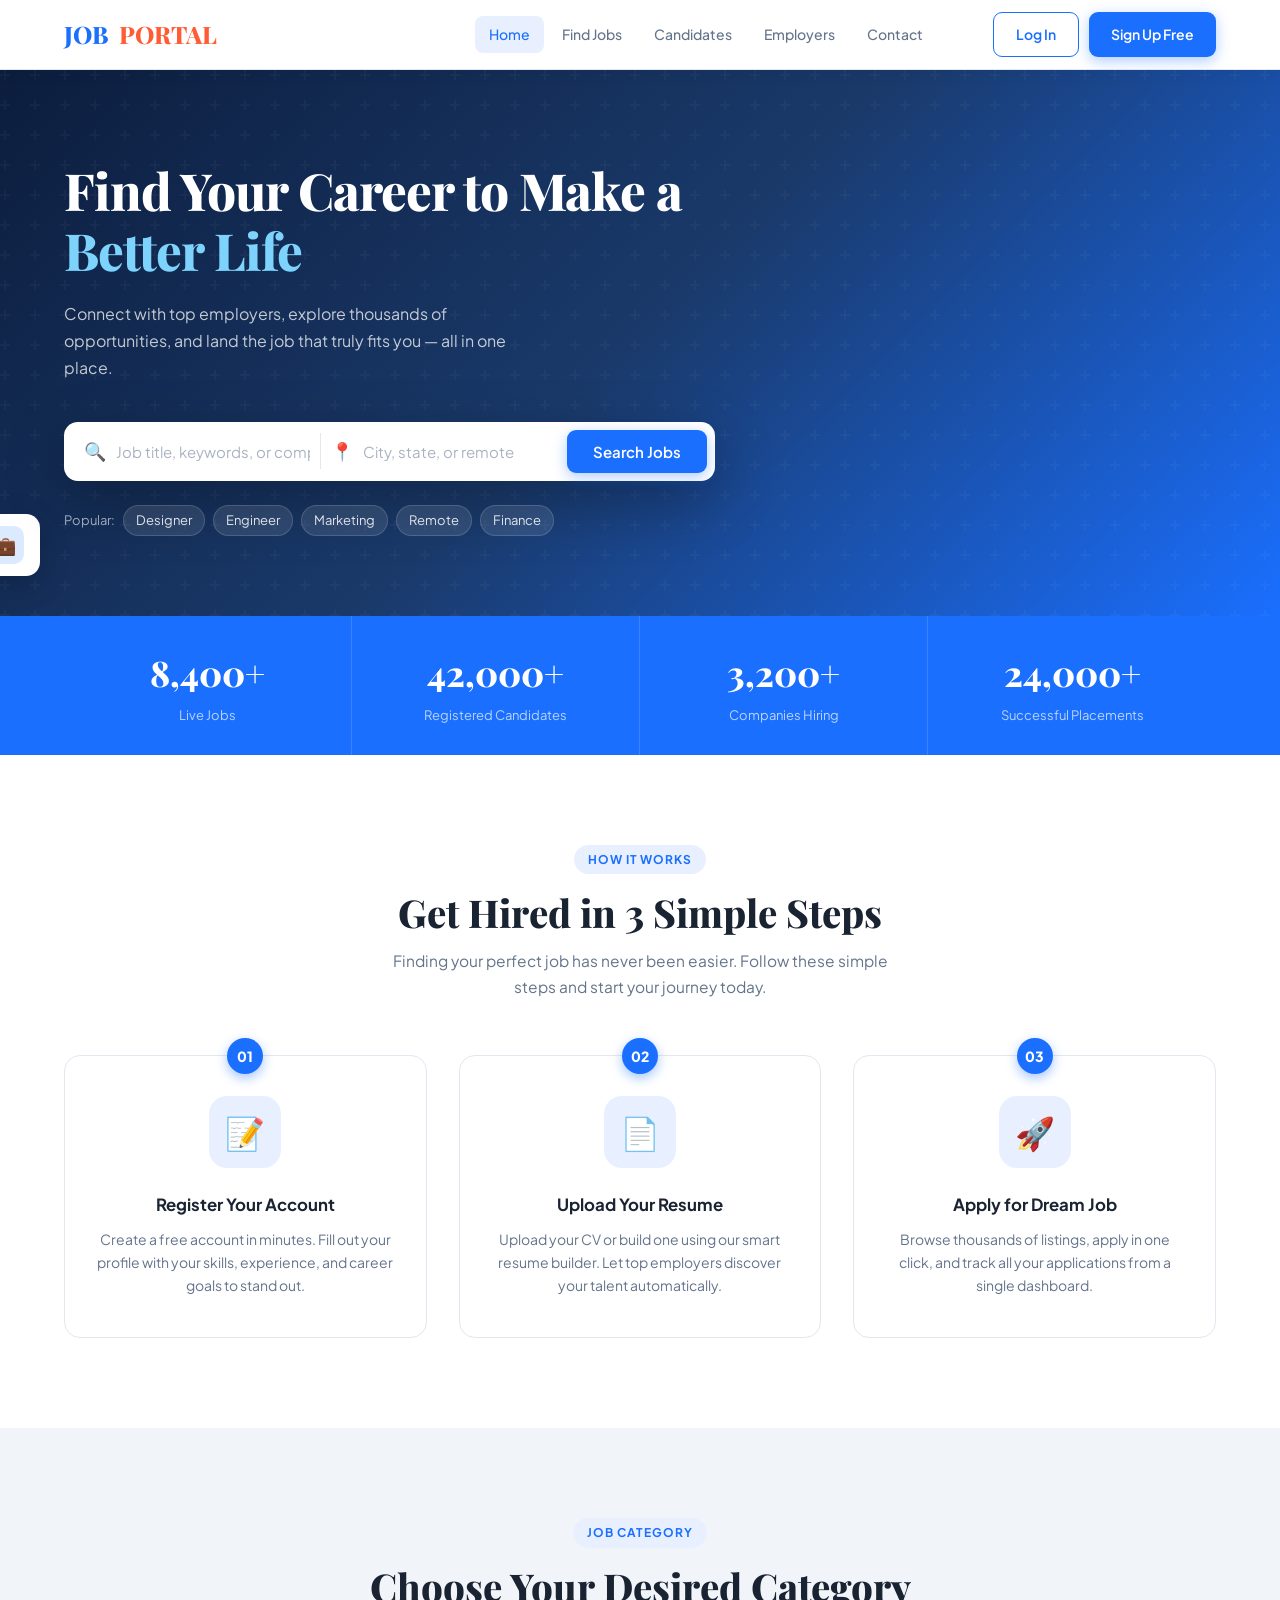
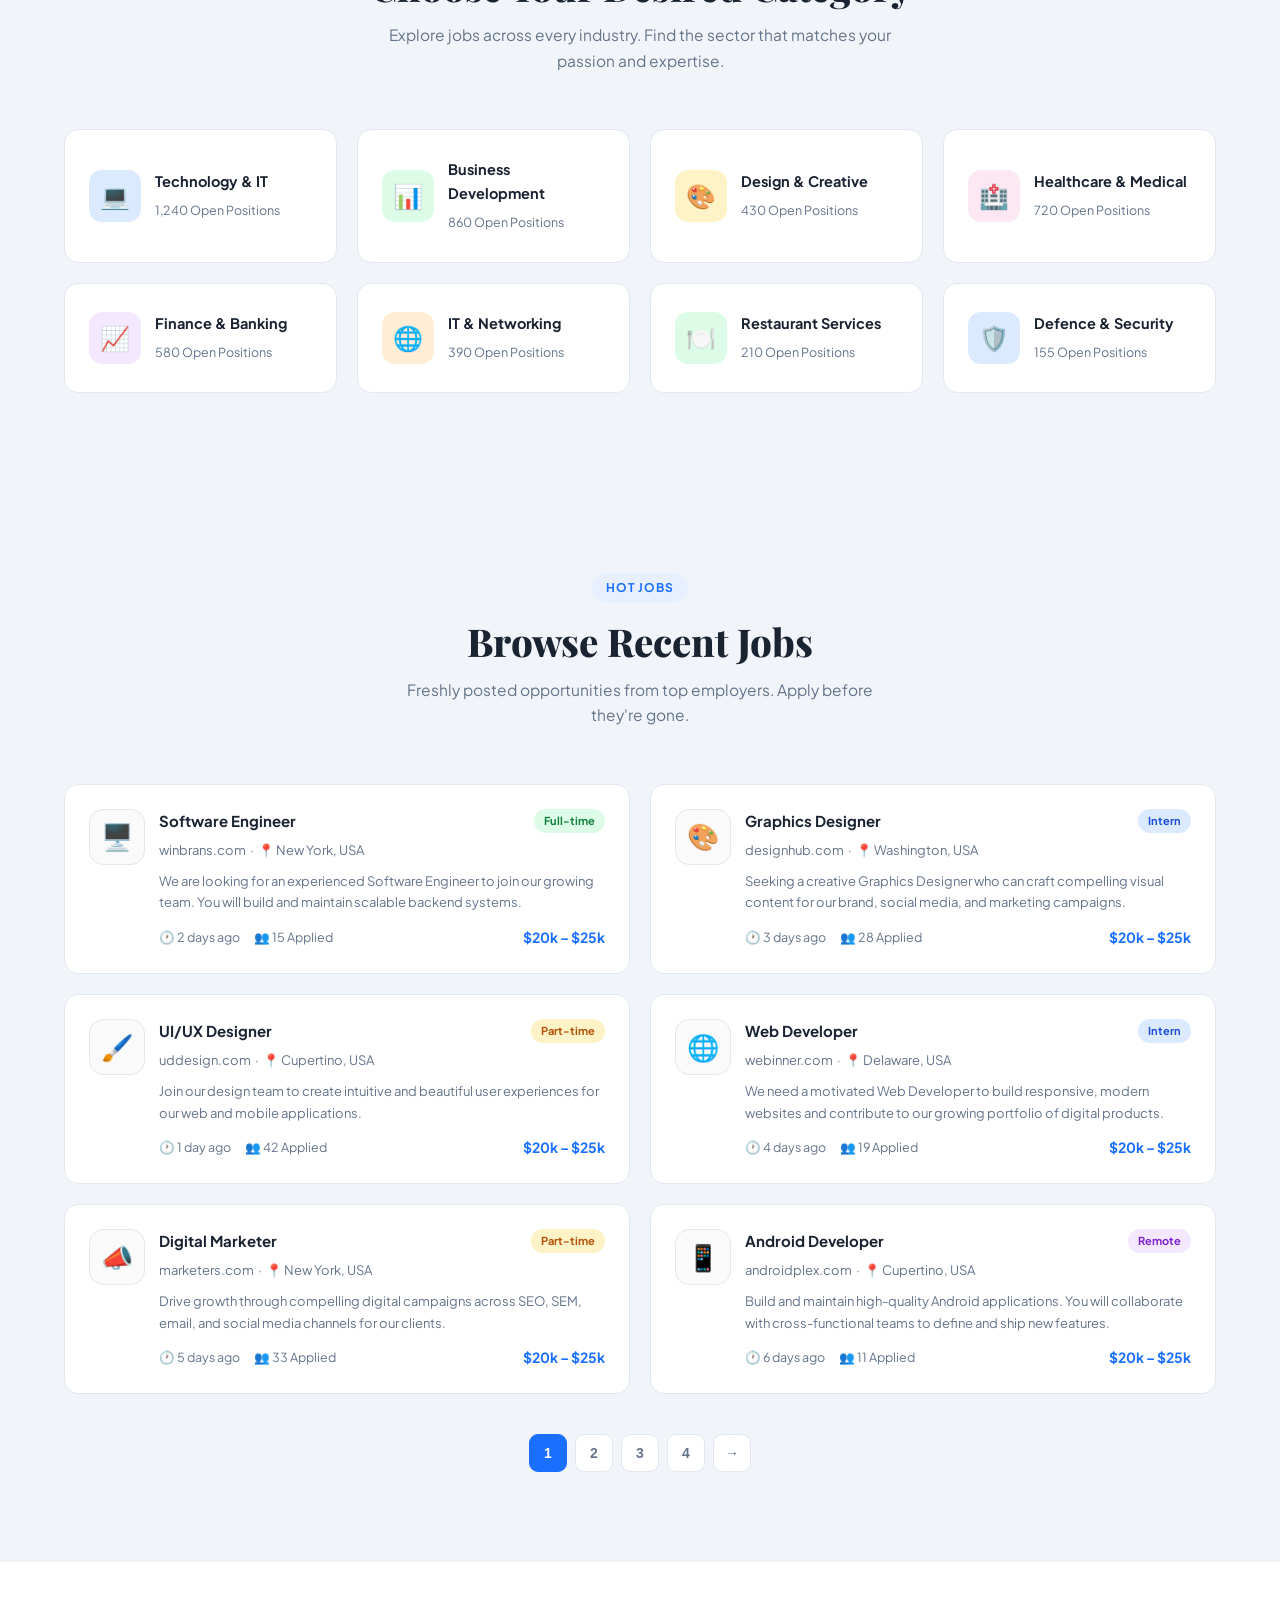
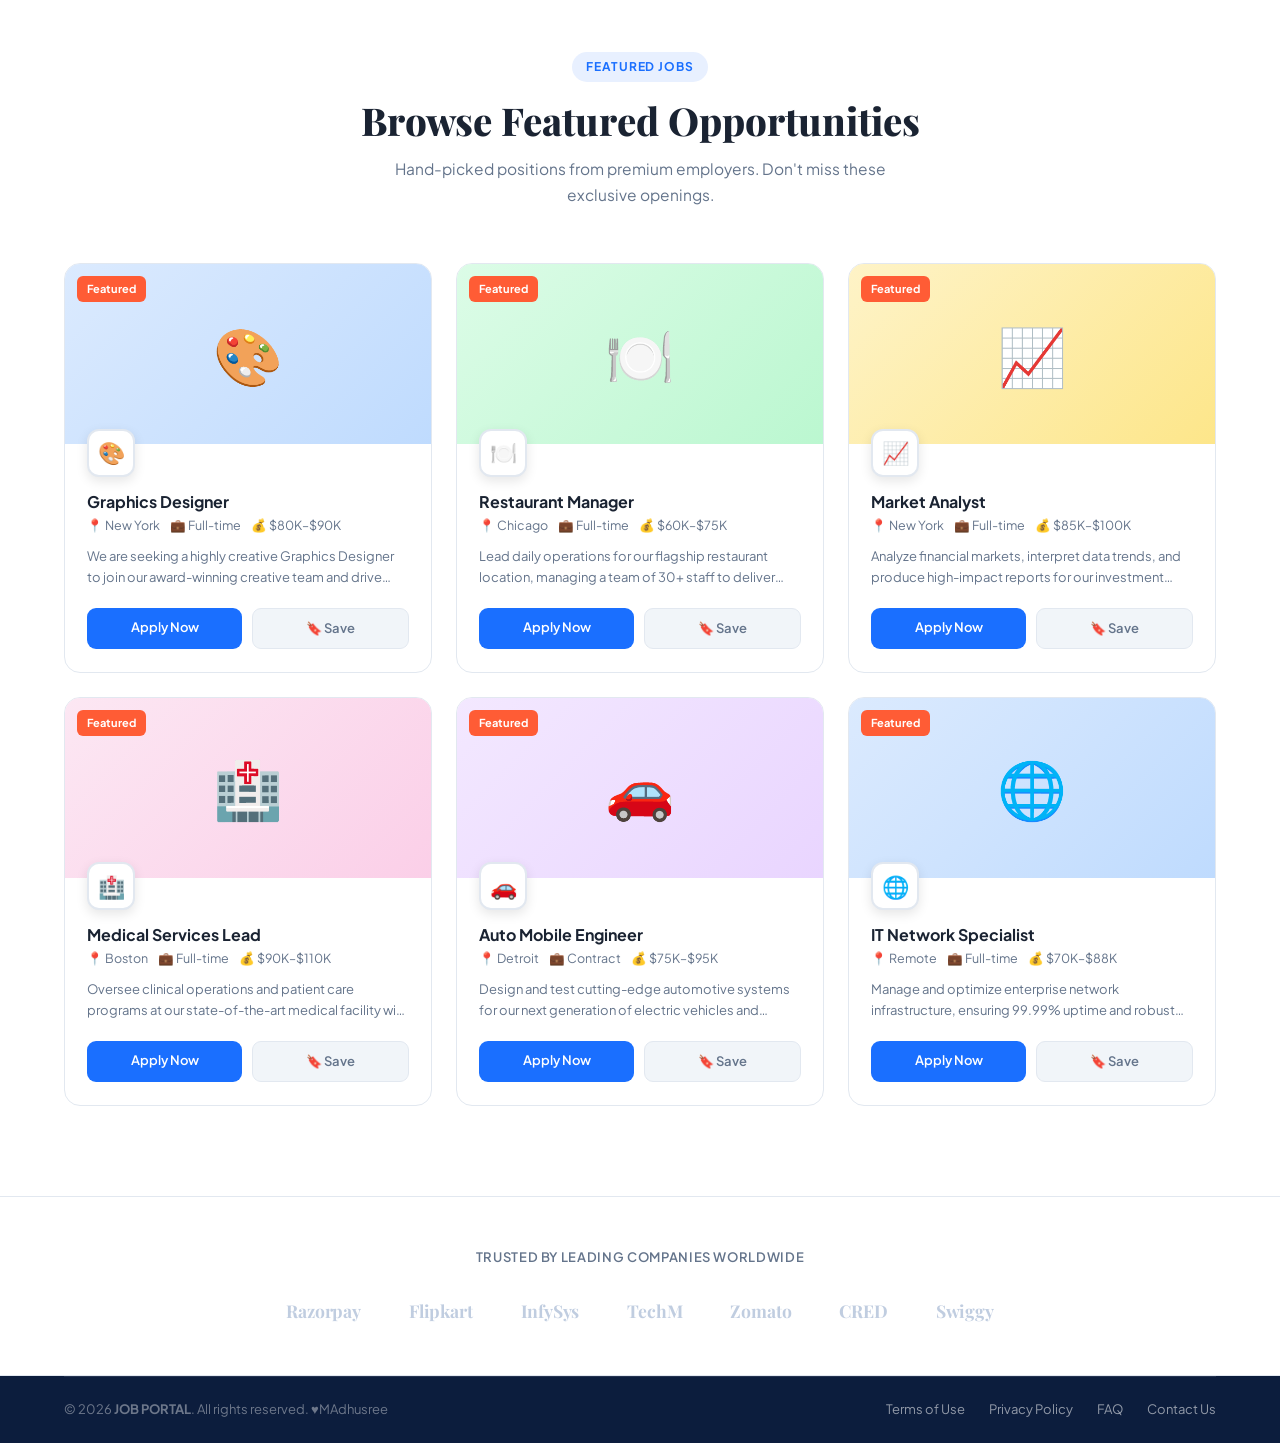
<file: index.html>
<!DOCTYPE html>
<html lang="en">
<head>
<meta charset="UTF-8"/>
<meta name="viewport" content="width=device-width, initial-scale=1.0"/>
<title>JOB PORTAL — Find Your Dream Career</title>
<link href="https://fonts.googleapis.com/css2?family=Playfair+Display:wght@700;800&family=Plus+Jakarta+Sans:wght@300;400;500;600;700&display=swap" rel="stylesheet"/>

<link rel="stylesheet" href="css/index.css">
</head>
<body>

<!-- ════════ NAVBAR ════════ -->
<nav>
  <a href="#" class="nav-logo">JOB<span class="dot">PORTAL</span></a>
  <div class="nav-links">
    <a href="Dashboard.html" class="active">Home</a>
    <a href="findjobs.html">Find Jobs</a>
    <a href="candidate.html">Candidates</a>
    <a href="Employee.html">Employers</a>
    <a href="contact.html">Contact</a>
  </div>
  <div class="nav-actions">
    <a href="login.html" class="btn btn-outline">Log In</a>
    <a href="signup.html" class="btn btn-primary">Sign Up Free</a>
  </div>
</nav>

<!-- ════════ HERO ════════ -->
<section class="hero">
  <div class="hero-grid">
    <div>
      
      <h1>Find Your Career to Make a <em>Better Life</em></h1>
      <p>Connect with top employers, explore thousands of opportunities, and land the job that truly fits you — all in one place.</p>
      <div class="hero-search">
        <div class="search-field">
          <span class="ico">🔍</span>
          <input type="text" placeholder="Job title, keywords, or company" />
        </div>
        <div class="search-divider"></div>
        <div class="search-field">
          <span class="ico">📍</span>
          <input type="text" placeholder="City, state, or remote" />
        </div>
        <button class="btn btn-primary">Search Jobs</button>
      </div>
      <div class="hero-tags">
        <span class="label">Popular:</span>
        <a href="#">Designer</a>
        <a href="#">Engineer</a>
        <a href="#">Marketing</a>
        <a href="#">Remote</a>
        <a href="#">Finance</a>
      </div>
    </div>
    
      </div>
      <div class="hero-float f2">
        <div class="float-ico" style="background:#dbeafe">💼</div>
       
      </div>
    </div>
  </div>
</section>

<!-- ════════ STATS BAR ════════ -->
<div class="stats-bar">
  <div class="stats-inner">
    <div class="stat-item"><div class="stat-num">8,400+</div><div class="stat-lbl">Live Jobs</div></div>
    <div class="stat-item"><div class="stat-num">42,000+</div><div class="stat-lbl">Registered Candidates</div></div>
    <div class="stat-item"><div class="stat-num">3,200+</div><div class="stat-lbl">Companies Hiring</div></div>
    <div class="stat-item"><div class="stat-num">24,000+</div><div class="stat-lbl">Successful Placements</div></div>
  </div>
</div>

<!-- ════════ HOW IT WORKS ════════ -->
<section class="section">
  <div class="section-inner">
    <div class="section-head">
      <span class="section-tag">How It Works</span>
      <h2>Get Hired in 3 Simple Steps</h2>
      <p>Finding your perfect job has never been easier. Follow these simple steps and start your journey today.</p>
    </div>
    <div class="steps-grid">
      <div class="step-card anim anim-1">
        <div class="step-num">01</div>
        <div class="step-icon">📝</div>
        <h3>Register Your Account</h3>
        <p>Create a free account in minutes. Fill out your profile with your skills, experience, and career goals to stand out.</p>
      </div>
      <div class="step-card anim anim-2">
        <div class="step-num">02</div>
        <div class="step-icon">📄</div>
        <h3>Upload Your Resume</h3>
        <p>Upload your CV or build one using our smart resume builder. Let top employers discover your talent automatically.</p>
      </div>
      <div class="step-card anim anim-3">
        <div class="step-num">03</div>
        <div class="step-icon">🚀</div>
        <h3>Apply for Dream Job</h3>
        <p>Browse thousands of listings, apply in one click, and track all your applications from a single dashboard.</p>
      </div>
    </div>
  </div>
</section>

<!-- ════════ CATEGORIES ════════ -->
<section class="section alt-bg">
  <div class="section-inner">
    <div class="section-head">
      <span class="section-tag">Job Category</span>
      <h2>Choose Your Desired Category</h2>
      <p>Explore jobs across every industry. Find the sector that matches your passion and expertise.</p>
    </div>
    <div class="cat-grid">
      <a href="#" class="cat-card">
        <div class="cat-icon" style="background:#dbeafe">💻</div>
        <div><h4>Technology & IT</h4><span>1,240 Open Positions</span></div>
      </a>
      <a href="#" class="cat-card">
        <div class="cat-icon" style="background:#dcfce7">📊</div>
        <div><h4>Business Development</h4><span>860 Open Positions</span></div>
      </a>
      <a href="#" class="cat-card">
        <div class="cat-icon" style="background:#fef3c7">🎨</div>
        <div><h4>Design & Creative</h4><span>430 Open Positions</span></div>
      </a>
      <a href="#" class="cat-card">
        <div class="cat-icon" style="background:#fce7f3">🏥</div>
        <div><h4>Healthcare & Medical</h4><span>720 Open Positions</span></div>
      </a>
      <a href="#" class="cat-card">
        <div class="cat-icon" style="background:#f3e8ff">📈</div>
        <div><h4>Finance & Banking</h4><span>580 Open Positions</span></div>
      </a>
      <a href="#" class="cat-card">
        <div class="cat-icon" style="background:#ffedd5">🌐</div>
        <div><h4>IT & Networking</h4><span>390 Open Positions</span></div>
      </a>
      <a href="#" class="cat-card">
        <div class="cat-icon" style="background:#dcfce7">🍽️</div>
        <div><h4>Restaurant Services</h4><span>210 Open Positions</span></div>
      </a>
      <a href="#" class="cat-card">
        <div class="cat-icon" style="background:#dbeafe">🛡️</div>
        <div><h4>Defence & Security</h4><span>155 Open Positions</span></div>
      </a>
    </div>
  </div>
</section>



<!-- ════════ RECENT JOBS ════════ -->
<section class="section alt-bg">
  <div class="section-inner">
    <div class="section-head">
      <span class="section-tag">Hot Jobs</span>
      <h2>Browse Recent Jobs</h2>
      <p>Freshly posted opportunities from top employers. Apply before they're gone.</p>
    </div>
    <div class="jobs-grid">
      <div class="job-card">
        <div class="jc-logo">🖥️</div>
        <div class="jc-body">
          <div class="jc-top"><a href="#" class="jc-title">Software Engineer</a><span class="jc-type type-full">Full-time</span></div>
          <div class="jc-company">winbrans.com &nbsp;·&nbsp; 📍 New York, USA</div>
          <div class="jc-desc">We are looking for an experienced Software Engineer to join our growing team. You will build and maintain scalable backend systems.</div>
          <div class="jc-footer">
            <span class="jc-meta">🕐 2 days ago</span>
            <span class="jc-meta">👥 15 Applied</span>
            <span class="jc-sal">$20k – $25k</span>
          </div>
        </div>
      </div>
      <div class="job-card">
        <div class="jc-logo">🎨</div>
        <div class="jc-body">
          <div class="jc-top"><a href="#" class="jc-title">Graphics Designer</a><span class="jc-type type-intern">Intern</span></div>
          <div class="jc-company">designhub.com &nbsp;·&nbsp; 📍 Washington, USA</div>
          <div class="jc-desc">Seeking a creative Graphics Designer who can craft compelling visual content for our brand, social media, and marketing campaigns.</div>
          <div class="jc-footer">
            <span class="jc-meta">🕐 3 days ago</span>
            <span class="jc-meta">👥 28 Applied</span>
            <span class="jc-sal">$20k – $25k</span>
          </div>
        </div>
      </div>
      <div class="job-card">
        <div class="jc-logo">🖌️</div>
        <div class="jc-body">
          <div class="jc-top"><a href="#" class="jc-title">UI/UX Designer</a><span class="jc-type type-part">Part-time</span></div>
          <div class="jc-company">uddesign.com &nbsp;·&nbsp; 📍 Cupertino, USA</div>
          <div class="jc-desc">Join our design team to create intuitive and beautiful user experiences for our web and mobile applications.</div>
          <div class="jc-footer">
            <span class="jc-meta">🕐 1 day ago</span>
            <span class="jc-meta">👥 42 Applied</span>
            <span class="jc-sal">$20k – $25k</span>
          </div>
        </div>
      </div>
      <div class="job-card">
        <div class="jc-logo">🌐</div>
        <div class="jc-body">
          <div class="jc-top"><a href="#" class="jc-title">Web Developer</a><span class="jc-type type-intern">Intern</span></div>
          <div class="jc-company">webinner.com &nbsp;·&nbsp; 📍 Delaware, USA</div>
          <div class="jc-desc">We need a motivated Web Developer to build responsive, modern websites and contribute to our growing portfolio of digital products.</div>
          <div class="jc-footer">
            <span class="jc-meta">🕐 4 days ago</span>
            <span class="jc-meta">👥 19 Applied</span>
            <span class="jc-sal">$20k – $25k</span>
          </div>
        </div>
      </div>
      <div class="job-card">
        <div class="jc-logo">📣</div>
        <div class="jc-body">
          <div class="jc-top"><a href="#" class="jc-title">Digital Marketer</a><span class="jc-type type-part">Part-time</span></div>
          <div class="jc-company">marketers.com &nbsp;·&nbsp; 📍 New York, USA</div>
          <div class="jc-desc">Drive growth through compelling digital campaigns across SEO, SEM, email, and social media channels for our clients.</div>
          <div class="jc-footer">
            <span class="jc-meta">🕐 5 days ago</span>
            <span class="jc-meta">👥 33 Applied</span>
            <span class="jc-sal">$20k – $25k</span>
          </div>
        </div>
      </div>
      <div class="job-card">
        <div class="jc-logo">📱</div>
        <div class="jc-body">
          <div class="jc-top"><a href="#" class="jc-title">Android Developer</a><span class="jc-type type-remote">Remote</span></div>
          <div class="jc-company">androidplex.com &nbsp;·&nbsp; 📍 Cupertino, USA</div>
          <div class="jc-desc">Build and maintain high-quality Android applications. You will collaborate with cross-functional teams to define and ship new features.</div>
          <div class="jc-footer">
            <span class="jc-meta">🕐 6 days ago</span>
            <span class="jc-meta">👥 11 Applied</span>
            <span class="jc-sal">$20k – $25k</span>
          </div>
        </div>
      </div>
    </div>
    <div class="jobs-bottom">
      <div class="pagination">
        <button class="page-btn active">1</button>
        <button class="page-btn">2</button>
        <button class="page-btn">3</button>
        <button class="page-btn">4</button>
        <button class="page-btn">→</button>
      </div>
    </div>
  </div>
</section>

<!-- ════════ FEATURED JOBS ════════ -->
<section class="section">
  <div class="section-inner">
    <div class="section-head">
      <span class="section-tag">Featured Jobs</span>
      <h2>Browse Featured Opportunities</h2>
      <p>Hand-picked positions from premium employers. Don't miss these exclusive openings.</p>
    </div>
    <div class="feat-grid">
      <div class="feat-card">
        <div class="feat-img" style="background:linear-gradient(135deg,#dbeafe,#bfdbfe)">
          <div class="feat-banner-placeholder">🎨</div>
          <span class="feat-badge">Featured</span>
        </div>
        <div class="feat-body">
          <div class="feat-logo">🎨</div>
          <a href="#" class="feat-title">Graphics Designer</a>
          <div class="feat-meta">
            <span>📍 New York</span>
            <span>💼 Full-time</span>
            <span>💰 $80K–$90K</span>
          </div>
          <div class="feat-desc">We are seeking a highly creative Graphics Designer to join our award-winning creative team and drive visual strategy.</div>
          <div class="feat-actions">
            <a href="#" class="fa-apply">Apply Now</a>
            <a href="#" class="fa-save">🔖 Save</a>
          </div>
        </div>
      </div>
      <div class="feat-card">
        <div class="feat-img" style="background:linear-gradient(135deg,#dcfce7,#bbf7d0)">
          <div class="feat-banner-placeholder">🍽️</div>
          <span class="feat-badge">Featured</span>
        </div>
        <div class="feat-body">
          <div class="feat-logo">🍽️</div>
          <a href="#" class="feat-title">Restaurant Manager</a>
          <div class="feat-meta">
            <span>📍 Chicago</span>
            <span>💼 Full-time</span>
            <span>💰 $60K–$75K</span>
          </div>
          <div class="feat-desc">Lead daily operations for our flagship restaurant location, managing a team of 30+ staff to deliver exceptional dining experiences.</div>
          <div class="feat-actions">
            <a href="#" class="fa-apply">Apply Now</a>
            <a href="#" class="fa-save">🔖 Save</a>
          </div>
        </div>
      </div>
      <div class="feat-card">
        <div class="feat-img" style="background:linear-gradient(135deg,#fef3c7,#fde68a)">
          <div class="feat-banner-placeholder">📈</div>
          <span class="feat-badge">Featured</span>
        </div>
        <div class="feat-body">
          <div class="feat-logo">📈</div>
          <a href="#" class="feat-title">Market Analyst</a>
          <div class="feat-meta">
            <span>📍 New York</span>
            <span>💼 Full-time</span>
            <span>💰 $85K–$100K</span>
          </div>
          <div class="feat-desc">Analyze financial markets, interpret data trends, and produce high-impact reports for our investment strategy division.</div>
          <div class="feat-actions">
            <a href="#" class="fa-apply">Apply Now</a>
            <a href="#" class="fa-save">🔖 Save</a>
          </div>
        </div>
      </div>
      <div class="feat-card">
        <div class="feat-img" style="background:linear-gradient(135deg,#fce7f3,#fbcfe8)">
          <div class="feat-banner-placeholder">🏥</div>
          <span class="feat-badge">Featured</span>
        </div>
        <div class="feat-body">
          <div class="feat-logo">🏥</div>
          <a href="#" class="feat-title">Medical Services Lead</a>
          <div class="feat-meta">
            <span>📍 Boston</span>
            <span>💼 Full-time</span>
            <span>💰 $90K–$110K</span>
          </div>
          <div class="feat-desc">Oversee clinical operations and patient care programs at our state-of-the-art medical facility with a focus on excellence.</div>
          <div class="feat-actions">
            <a href="#" class="fa-apply">Apply Now</a>
            <a href="#" class="fa-save">🔖 Save</a>
          </div>
        </div>
      </div>
      <div class="feat-card">
        <div class="feat-img" style="background:linear-gradient(135deg,#f3e8ff,#e9d5ff)">
          <div class="feat-banner-placeholder">🚗</div>
          <span class="feat-badge">Featured</span>
        </div>
        <div class="feat-body">
          <div class="feat-logo">🚗</div>
          <a href="#" class="feat-title">Auto Mobile Engineer</a>
          <div class="feat-meta">
            <span>📍 Detroit</span>
            <span>💼 Contract</span>
            <span>💰 $75K–$95K</span>
          </div>
          <div class="feat-desc">Design and test cutting-edge automotive systems for our next generation of electric vehicles and autonomous driving tech.</div>
          <div class="feat-actions">
            <a href="#" class="fa-apply">Apply Now</a>
            <a href="#" class="fa-save">🔖 Save</a>
          </div>
        </div>
      </div>
      <div class="feat-card">
        <div class="feat-img" style="background:linear-gradient(135deg,#dbeafe,#bfdbfe)">
          <div class="feat-banner-placeholder">🌐</div>
          <span class="feat-badge">Featured</span>
        </div>
        <div class="feat-body">
          <div class="feat-logo">🌐</div>
          <a href="#" class="feat-title">IT Network Specialist</a>
          <div class="feat-meta">
            <span>📍 Remote</span>
            <span>💼 Full-time</span>
            <span>💰 $70K–$88K</span>
          </div>
          <div class="feat-desc">Manage and optimize enterprise network infrastructure, ensuring 99.99% uptime and robust security across all systems.</div>
          <div class="feat-actions">
            <a href="#" class="fa-apply">Apply Now</a>
            <a href="#" class="fa-save">🔖 Save</a>
          </div>
        </div>
      </div>
    </div>
  </div>
</section>


<!-- ════════ CLIENTS ════════ -->
<div class="clients-section">
  <div class="clients-inner">
    <div class="clients-label">Trusted by leading companies worldwide</div>
    <div class="clients-row">
      <span class="client-logo">Razorpay</span>
      <span class="client-logo">Flipkart</span>
      <span class="client-logo">InfySys</span>
      <span class="client-logo">TechM</span>
      <span class="client-logo">Zomato</span>
      <span class="client-logo">CRED</span>
      <span class="client-logo">Swiggy</span>
    </div>
  </div>
</div>



<!-- ════════ FOOTER ════════ -->
<footer>
 
  <div class="footer-bottom">
    <p>© 2026 <strong>JOB PORTAL</strong>. All rights reserved. ♥MAdhusree</p>
    <div class="footer-btm-links">
      <a href="#">Terms of Use</a>
      <a href="#">Privacy Policy</a>
      <a href="#">FAQ</a>
      <a href="#">Contact Us</a>
    </div>
  </div>
</footer>

<script src="js/script.js"></script>
</body>
</html>
</file>
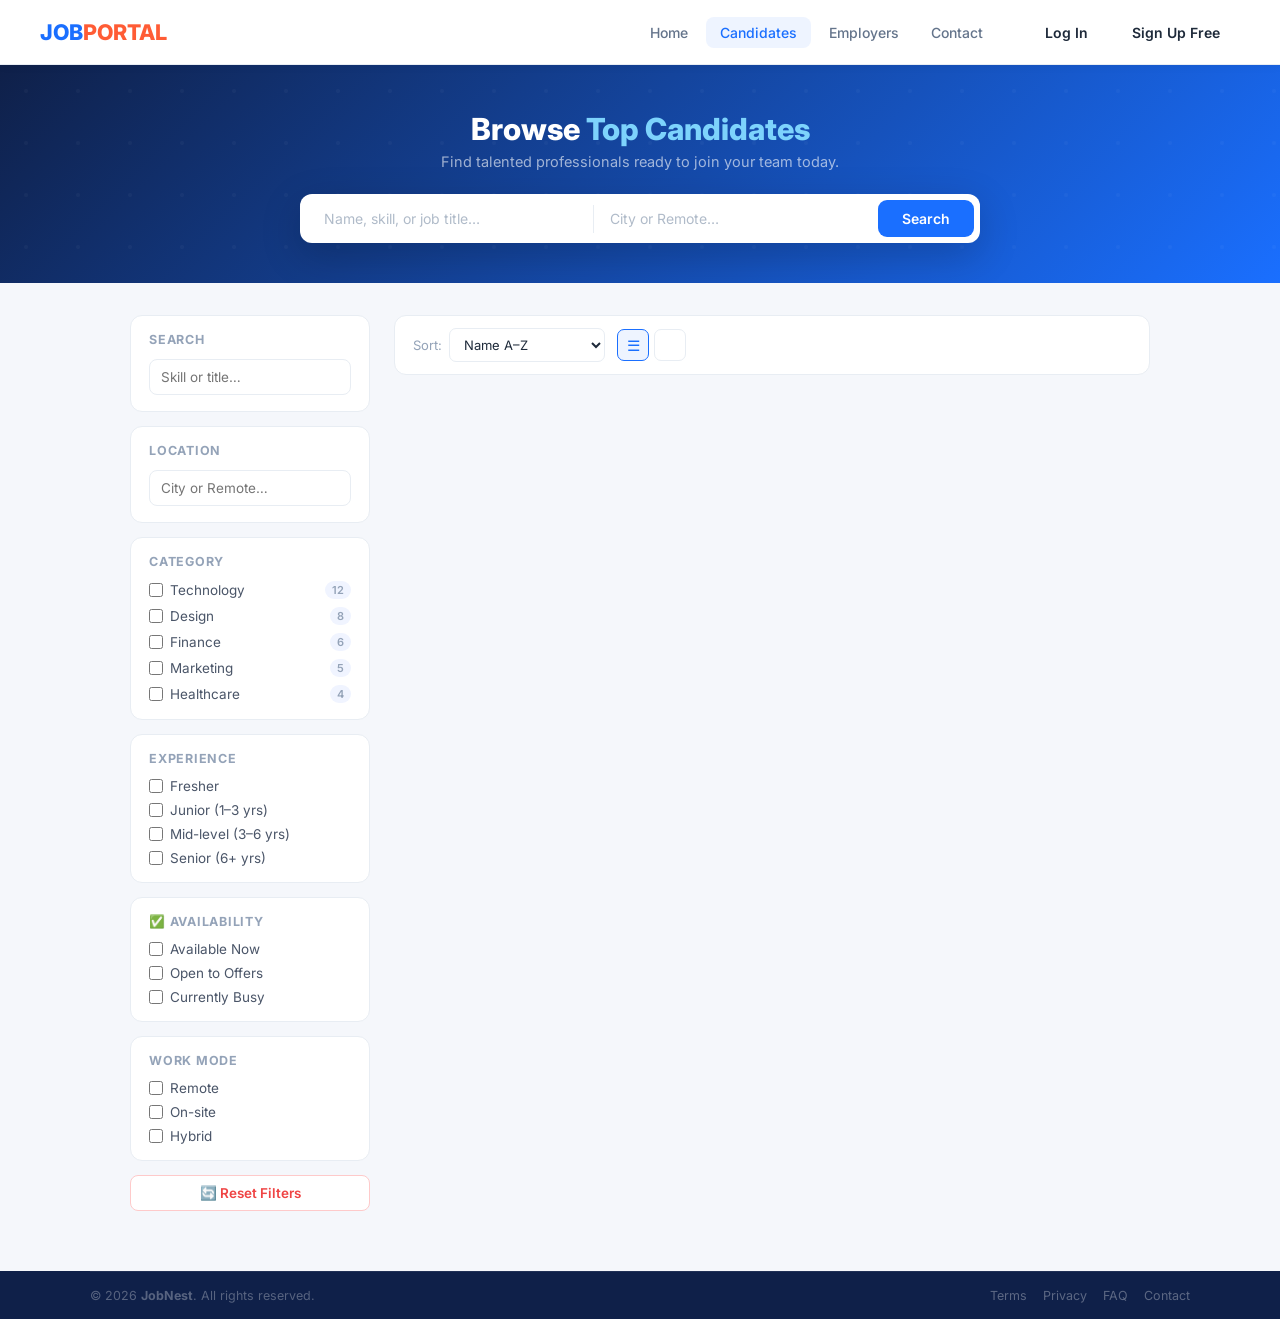
<file: candidate.html>
<!DOCTYPE html>
<html lang="en">
<head>
<meta charset="UTF-8"/>
<meta name="viewport" content="width=device-width, initial-scale=1.0"/>
<title>JOB PORTAL — Browse Candidates</title>
<link href="https://fonts.googleapis.com/css2?family=Inter:wght@400;500;600;700;800&display=swap" rel="stylesheet"/>
<link rel="stylesheet" href="css/candidate.css">
</head>
<body>

<!-- NAVBAR -->
<nav>
  <a href="#" class="logo">JOB<span>PORTAL</span></a>
  <div class="nav-links">
    <a href="index.html">Home</a>
    <!-- <a href="findjobs.html">Find Job/.s</a> -->
    <a href="candidate.html" class="on">Candidates</a>
    <a href="Employee.html">Employers</a>
   
    <a href="contact.html">Contact</a>
  </div>

   <div class="nav-actions">
    <a href="login.html" class="btn btn-outline" style="border-color:var(--primary);background:var(--primary-light)">Log In</a>
    <a href="signup.html" class="btn btn-primary">Sign Up Free</a>
  </div>
</nav>

<!-- HERO -->
<div class="hero">
  <div class="hero-inner">
    <h1>Browse <span>Top Candidates</span></h1>
    <p>Find talented professionals ready to join your team today.</p>
    <div class="search-bar">
      <div class="sb-f">
        <span class="sb-ico"></span>
        <input type="text" id="heroKw" placeholder="Name, skill, or job title…"/>
      </div>
      <div class="sb-div"></div>
      <div class="sb-f">
        <span class="sb-ico"></span>
        <input type="text" id="heroLoc" placeholder="City or Remote…"/>
      </div>
      <button class="btn btn-blue" onclick="heroSearch()">Search</button>
    </div>
    
  </div>
</div>

<!-- LAYOUT -->
<div class="wrap">

  <!-- SIDEBAR -->
  <aside class="sidebar">

    <div class="fbox">
      <h4> Search</h4>
      <input type="text" id="fKw" placeholder="Skill or title…" oninput="applyFilters()"/>
    </div>

    <div class="fbox">
      <h4> Location</h4>
      <input type="text" id="fLoc" placeholder="City or Remote…" oninput="applyFilters()"/>
    </div>

    <div class="fbox">
      <h4>Category</h4>
      <div class="cklist">
        <div class="ck"><label><input type="checkbox" value="Technology" onchange="applyFilters()"> Technology</label><span class="n">12</span></div>
        <div class="ck"><label><input type="checkbox" value="Design" onchange="applyFilters()"> Design</label><span class="n">8</span></div>
        <div class="ck"><label><input type="checkbox" value="Finance" onchange="applyFilters()"> Finance</label><span class="n">6</span></div>
        <div class="ck"><label><input type="checkbox" value="Marketing" onchange="applyFilters()"> Marketing</label><span class="n">5</span></div>
        <div class="ck"><label><input type="checkbox" value="Healthcare" onchange="applyFilters()"> Healthcare</label><span class="n">4</span></div>
      </div>
    </div>

    <div class="fbox">
      <h4> Experience</h4>
      <div class="cklist">
        <div class="ck"><label><input type="checkbox" value="Fresher" onchange="applyFilters()"> Fresher</label></div>
        <div class="ck"><label><input type="checkbox" value="Junior" onchange="applyFilters()"> Junior (1–3 yrs)</label></div>
        <div class="ck"><label><input type="checkbox" value="Mid-level" onchange="applyFilters()"> Mid-level (3–6 yrs)</label></div>
        <div class="ck"><label><input type="checkbox" value="Senior" onchange="applyFilters()"> Senior (6+ yrs)</label></div>
      </div>
    </div>

    <div class="fbox">
      <h4>✅ Availability</h4>
      <div class="cklist">
        <div class="ck"><label><input type="checkbox" value="Available" onchange="applyFilters()"> Available Now</label></div>
        <div class="ck"><label><input type="checkbox" value="Open" onchange="applyFilters()"> Open to Offers</label></div>
        <div class="ck"><label><input type="checkbox" value="Busy" onchange="applyFilters()"> Currently Busy</label></div>
      </div>
    </div>

    <div class="fbox">
      <h4> Work Mode</h4>
      <div class="cklist">
        <div class="ck"><label><input type="checkbox" value="Remote" onchange="applyFilters()"> Remote</label></div>
        <div class="ck"><label><input type="checkbox" value="On-site" onchange="applyFilters()"> On-site</label></div>
        <div class="ck"><label><input type="checkbox" value="Hybrid" onchange="applyFilters()"> Hybrid</label></div>
      </div>
    </div>

    <button class="reset-btn" onclick="resetAll()">🔄 Reset Filters</button>
  </aside>

  <!-- CANDIDATES AREA -->
  <div>
    <!-- Toolbar -->
    <div class="toolbar">
      <div class="sort-wrap">
        <label>Sort:</label>
        <select id="sortSel" onchange="applyFilters()">
          <option value="name">Name A–Z</option>
          <option value="exp">Most Experienced</option>
          <option value="sal">Expected Salary ↑</option>
        </select>
      </div>
      <div class="vt-wrap">
        <button class="vt on" id="listVt" onclick="setView('list')" title="List">☰</button>
        <button class="vt" id="gridVt" onclick="setView('grid')" title="Grid"></button>
      </div>
    </div>

    <!-- Cards -->
    <div id="cardsList" class="cards-wrap"></div>

    <!-- Pagination -->
    <div id="pag" class="pag"></div>
  </div>
</div>

<!-- PROFILE MODAL -->
<div class="overlay" id="modal">
  <div class="modal">
    <div class="m-head">
      <div class="m-av" id="mAv"></div>
      <div class="m-head-info">
        <h2 id="mName"></h2>
        <p id="mRole"></p>
        <div class="m-status" id="mStatus"></div>
      </div>
      <button class="m-close" onclick="closeModal()">✕</button>
    </div>
    <div class="m-body">
      <div class="m-section">
        <h4>Overview</h4>
        <div class="m-row">
          <div class="m-info-item"><div class="i-lbl"> Location</div><div class="i-val" id="mLoc"></div></div>
          <div class="m-info-item"><div class="i-lbl"> Experience</div><div class="i-val" id="mExp"></div></div>
          <div class="m-info-item"><div class="i-lbl"> Expected</div><div class="i-val" id="mSal"></div></div>
          <div class="m-info-item"><div class="i-lbl"> Work Mode</div><div class="i-val" id="mMode"></div></div>
        </div>
      </div>
      <div class="m-section">
        <h4>Skills</h4>
        <div class="m-skills" id="mSkills"></div>
      </div>
      <div class="m-section">
        <h4>Experience</h4>
        <div id="mExps"></div>
      </div>
      <div class="m-section">
        <h4>About</h4>
        <p class="m-about" id="mAbout"></p>
      </div>
      <div class="m-footer">
        <button class="m-msg" onclick="toast('✉️','Message sent!');closeModal()">✉️ Send Message</button>
        <button class="m-hire" onclick="toast('🤝','Hire request sent!');closeModal()">🤝 Hire Now</button>
      </div>
    </div>
  </div>
</div>

<!-- TOAST -->
<div class="toast" id="toastEl"><span id="tIco">✅</span>&nbsp;<span id="tMsg">Done!</span></div>

<!-- FOOTER -->
<footer>
  
  <div class="f-bottom">
    <p>© 2026 <b>JobNest</b>. All rights reserved.</p>
    <div class="f-blinks">
      <a href="#">Terms</a><a href="#">Privacy</a><a href="#">FAQ</a><a href="#">Contact</a>
    </div>
  </div>
</footer>

<script src="js/script.js"></script>
</body>
</html>
</file>
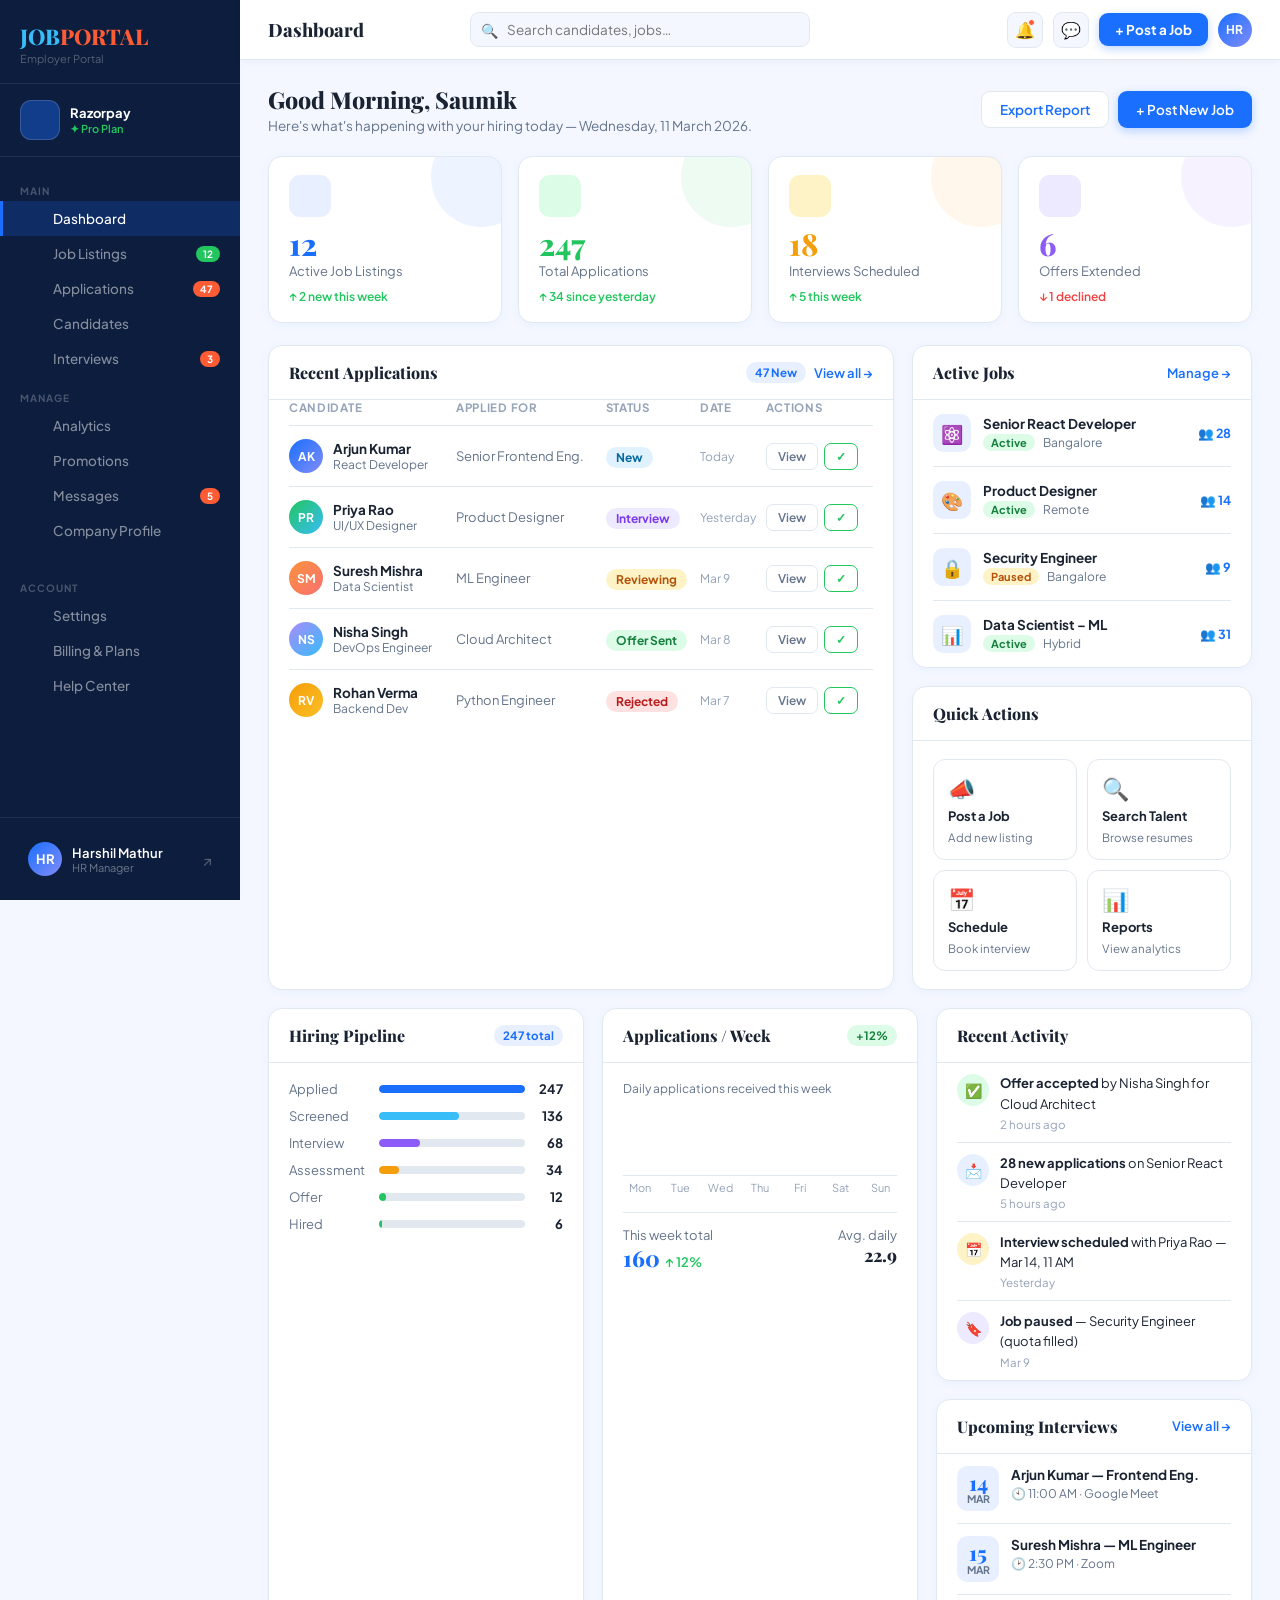
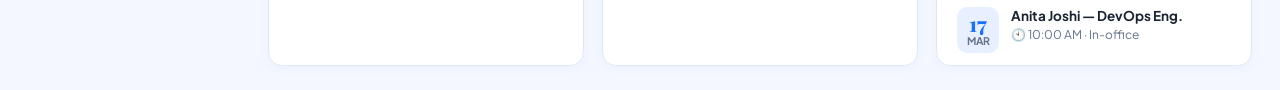
<file: companydashboard.html>
<!DOCTYPE html>
<html lang="en">
<head>
<meta charset="UTF-8"/>
<meta name="viewport" content="width=device-width, initial-scale=1.0"/>
<title>JOB PORTAL — Company Dashboard</title>
<link href="https://fonts.googleapis.com/css2?family=Playfair+Display:wght@700;800&family=Plus+Jakarta+Sans:wght@300;400;500;600;700&display=swap" rel="stylesheet"/>
<link rel="stylesheet" href="css/companydashboard.css">

</head>
<body>

<!-- ── SIDEBAR ── -->
<aside class="sidebar">
  <div class="sb-logo">
    <a href="#">JOB<span>PORTAL</span></a>
    <div class="sb-tagline">Employer Portal</div>
  </div>

  <div class="sb-company">
    <div class="sb-avatar"></div>
    <div>
      <div class="sb-cname">Razorpay</div>
      <div class="sb-plan">✦ Pro Plan</div>
    </div>
  </div>

  <nav class="sb-nav">
    <div class="sb-section">Main</div>
    <div class="sb-item active"><span class="sb-ico"></span> Dashboard</div>
    <div class="sb-item" onclick="toast('Jobs page coming soon!')"><span class="sb-ico"></span> Job Listings <span class="sb-badge green">12</span></div>
    <div class="sb-item" onclick="toast('Applications page coming soon!')"><span class="sb-ico"></span> Applications <span class="sb-badge">47</span></div>
    <div class="sb-item" onclick="toast('Candidates page coming soon!')"><span class="sb-ico"></span> Candidates</div>
    <div class="sb-item" onclick="toast('Interviews page coming soon!')"><span class="sb-ico"></span> Interviews <span class="sb-badge">3</span></div>

    <div class="sb-section">Manage</div>
    <div class="sb-item" onclick="toast('Analytics page coming soon!')"><span class="sb-ico"></span> Analytics</div>
    <div class="sb-item" onclick="toast('Promotions page coming soon!')"><span class="sb-ico"></span> Promotions</div>
    <div class="sb-item" onclick="toast('Messages page coming soon!')"><span class="sb-ico"></span> Messages <span class="sb-badge">5</span></div>
    <div class="sb-item" onclick="toast('Profile page coming soon!')"><span class="sb-ico"></span> Company Profile</div>
'
    <div class="sb-section">Account</div>
    <div class="sb-item" onclick="toast('Settings page coming soon!')"><span class="sb-ico"></span> Settings</div>
    <div class="sb-item" onclick="toast('Billing page coming soon!')"><span class="sb-ico"></span> Billing & Plans</div>
    <div class="sb-item" onclick="toast('Help center coming soon!')"><span class="sb-ico"></span> Help Center</div>
  </nav>

  <div class="sb-bottom">
    <div class="sb-user" onclick="toast('Profile page coming soon!')">
      <div class="sb-uavatar">HR</div>
      <div>
        <div class="sb-uname">Harshil Mathur</div>
        <div class="sb-urole">HR Manager</div>
      </div>
      <div class="sb-logout">↗</div>
    </div>
  </div>
</aside>

<!-- ── MAIN ── -->
<div class="main">

  <!-- Topbar -->
  <header class="topbar">
    <div class="topbar-title">Dashboard</div>
    <div class="topbar-search">
      <span class="s-ico">🔍</span>
      <input type="text" placeholder="Search candidates, jobs…"/>
    </div>
    <div class="tb-right">
      <div class="tb-icon-btn" onclick="toast('🔔','3 new notifications!')">🔔<div class="tb-notif-dot"></div></div>
      <div class="tb-icon-btn" onclick="toast('💬','5 new messages!')">💬</div>
      <button class="tb-post-btn" onclick="toast('📣','Post a Job form coming soon!')">+ Post a Job</button>
      <div class="tb-avatar" onclick="toast('👤','Profile page coming soon!')">HR</div>
    </div>
  </header>

  <!-- Page -->
  <div class="page">

    <!-- Greeting -->
    <div class="page-greeting">
      <div class="greeting-text">
        <h2>Good Morning, Saumik</h2>
        <p>Here's what's happening with your hiring today — Wednesday, 11 March 2026.</p>
      </div>
      <div class="greeting-actions">
        <button class="btn btn-ghost" onclick="toast('Downloading report…')">Export Report</button>
        <button class="btn btn-solid" onclick="toast('Post a Job form coming soon!')">+ Post New Job</button>
      </div>
    </div>

    <!-- Stat Cards -->
    <div class="stats-row">
      <div class="stat-card blue" style="animation-delay:.05s">
        <div class="stat-ico blue"></div>
        <div class="stat-val blue">12</div>
        <div class="stat-label">Active Job Listings</div>
        <div class="stat-change up">↑ 2 new this week</div>
      </div>
      <div class="stat-card green" style="animation-delay:.1s">
        <div class="stat-ico green"></div>
        <div class="stat-val green">247</div>
        <div class="stat-label">Total Applications</div>
        <div class="stat-change up">↑ 34 since yesterday</div>
      </div>
      <div class="stat-card amber" style="animation-delay:.15s">
        <div class="stat-ico amber"></div>
        <div class="stat-val amber">18</div>
        <div class="stat-label">Interviews Scheduled</div>
        <div class="stat-change up">↑ 5 this week</div>
      </div>
      <div class="stat-card purple" style="animation-delay:.2s">
        <div class="stat-ico purple"></div>
        <div class="stat-val purple">6</div>
        <div class="stat-label">Offers Extended</div>
        <div class="stat-change down">↓ 1 declined</div>
      </div>
    </div>

    <!-- Row 1: Applications + Job Listings -->
    <div class="grid2" style="margin-bottom:18px">

      <!-- Recent Applications -->
      <div class="card" style="animation-delay:.2s">
        <div class="card-head">
          <h3>Recent Applications</h3>
          <div class="ch-right">
            <span class="ch-badge blue">47 New</span>
            <span class="view-all" onclick="toast('Applications page coming soon!')">View all →</span>
          </div>
        </div>
        <div class="card-body" style="padding:0 20px">
          <table class="app-table">
            <thead>
              <tr>
                <th>Candidate</th>
                <th>Applied For</th>
                <th>Status</th>
                <th>Date</th>
                <th>Actions</th>
              </tr>
            </thead>
            <tbody>
              <tr>
                <td><div class="cand-info"><div class="cand-avatar" style="background:linear-gradient(135deg,#1a6fff,#818cf8)">AK</div><div><div class="cand-name">Arjun Kumar</div><div class="cand-role">React Developer</div></div></div></td>
                <td style="font-size:13px;color:var(--muted)">Senior Frontend Eng.</td>
                <td><span class="app-status s-new">New</span></td>
                <td class="app-date">Today</td>
                <td><div class="app-actions"><button class="act-btn act-view" onclick="toast('👁️','Viewing Arjun\'s profile…')">View</button><button class="act-btn act-shortlist" onclick="toast('⭐','Arjun shortlisted!')">✓</button></div></td>
              </tr>
              <tr>
                <td><div class="cand-info"><div class="cand-avatar" style="background:linear-gradient(135deg,#22c55e,#38bdf8)">PR</div><div><div class="cand-name">Priya Rao</div><div class="cand-role">UI/UX Designer</div></div></div></td>
                <td style="font-size:13px;color:var(--muted)">Product Designer</td>
                <td><span class="app-status s-interview">Interview</span></td>
                <td class="app-date">Yesterday</td>
                <td><div class="app-actions"><button class="act-btn act-view" onclick="toast('👁️','Viewing Priya\'s profile…')">View</button><button class="act-btn act-shortlist" onclick="toast('⭐','Priya shortlisted!')">✓</button></div></td>
              </tr>
              <tr>
                <td><div class="cand-info"><div class="cand-avatar" style="background:linear-gradient(135deg,#fb923c,#f87171)">SM</div><div><div class="cand-name">Suresh Mishra</div><div class="cand-role">Data Scientist</div></div></div></td>
                <td style="font-size:13px;color:var(--muted)">ML Engineer</td>
                <td><span class="app-status s-review">Reviewing</span></td>
                <td class="app-date">Mar 9</td>
                <td><div class="app-actions"><button class="act-btn act-view" onclick="toast('👁️','Viewing Suresh\'s profile…')">View</button><button class="act-btn act-shortlist" onclick="toast('⭐','Suresh shortlisted!')">✓</button></div></td>
              </tr>
              <tr>
                <td><div class="cand-info"><div class="cand-avatar" style="background:linear-gradient(135deg,#a78bfa,#38bdf8)">NS</div><div><div class="cand-name">Nisha Singh</div><div class="cand-role">DevOps Engineer</div></div></div></td>
                <td style="font-size:13px;color:var(--muted)">Cloud Architect</td>
                <td><span class="app-status s-offer">Offer Sent</span></td>
                <td class="app-date">Mar 8</td>
                <td><div class="app-actions"><button class="act-btn act-view" onclick="toast('👁️','Viewing Nisha\'s profile…')">View</button><button class="act-btn act-shortlist" onclick="toast('⭐','Nisha shortlisted!')">✓</button></div></td>
              </tr>
              <tr>
                <td><div class="cand-info"><div class="cand-avatar" style="background:linear-gradient(135deg,#f59e0b,#fbbf24)">RV</div><div><div class="cand-name">Rohan Verma</div><div class="cand-role">Backend Dev</div></div></div></td>
                <td style="font-size:13px;color:var(--muted)">Python Engineer</td>
                <td><span class="app-status s-rejected">Rejected</span></td>
                <td class="app-date">Mar 7</td>
                <td><div class="app-actions"><button class="act-btn act-view" onclick="toast('👁️','Viewing Rohan\'s profile…')">View</button><button class="act-btn act-shortlist" onclick="toast('⭐','Rohan shortlisted!')">✓</button></div></td>
              </tr>
            </tbody>
          </table>
        </div>
      </div>

      <!-- Active Jobs + Quick Actions stacked -->
      <div style="display:flex;flex-direction:column;gap:18px">

        <!-- Active Jobs -->
        <div class="card" style="animation-delay:.25s">
          <div class="card-head">
            <h3>Active Jobs</h3>
            <span class="view-all" onclick="toast('📋','Jobs page coming soon!')">Manage →</span>
          </div>
          <div class="card-body" style="padding:0 20px">
            <div class="job-list-item">
              <div class="jli-ico">⚛️</div>
              <div class="jli-body">
                <div class="jli-title">Senior React Developer</div>
                <div class="jli-meta"><span class="jli-status active-tag">Active</span><span>Bangalore</span></div>
              </div>
              <div class="jli-count">👥 28</div>
            </div>
            <div class="job-list-item">
              <div class="jli-ico">🎨</div>
              <div class="jli-body">
                <div class="jli-title">Product Designer</div>
                <div class="jli-meta"><span class="jli-status active-tag">Active</span><span>Remote</span></div>
              </div>
              <div class="jli-count">👥 14</div>
            </div>
            <div class="job-list-item">
              <div class="jli-ico">🔒</div>
              <div class="jli-body">
                <div class="jli-title">Security Engineer</div>
                <div class="jli-meta"><span class="jli-status paused-tag">Paused</span><span>Bangalore</span></div>
              </div>
              <div class="jli-count">👥 9</div>
            </div>
            <div class="job-list-item">
              <div class="jli-ico">📊</div>
              <div class="jli-body">
                <div class="jli-title">Data Scientist – ML</div>
                <div class="jli-meta"><span class="jli-status active-tag">Active</span><span>Hybrid</span></div>
              </div>
              <div class="jli-count">👥 31</div>
            </div>
          </div>
        </div>

        <!-- Quick Actions -->
        <div class="card" style="animation-delay:.3s">
          <div class="card-head"><h3>Quick Actions</h3></div>
          <div class="card-body">
            <div class="qa-grid">
              <div class="qa-item" onclick="toast('📣','Post a Job form coming soon!')">
                <div class="qa-ico">📣</div>
                <div class="qa-title">Post a Job</div>
                <div class="qa-desc">Add new listing</div>
              </div>
              <div class="qa-item" onclick="toast('🔍','Candidate search coming soon!')">
                <div class="qa-ico">🔍</div>
                <div class="qa-title">Search Talent</div>
                <div class="qa-desc">Browse resumes</div>
              </div>
              <div class="qa-item" onclick="toast('📅','Schedule interview coming soon!')">
                <div class="qa-ico">📅</div>
                <div class="qa-title">Schedule</div>
                <div class="qa-desc">Book interview</div>
              </div>
              <div class="qa-item" onclick="toast('📊','Reports coming soon!')">
                <div class="qa-ico">📊</div>
                <div class="qa-title">Reports</div>
                <div class="qa-desc">View analytics</div>
              </div>
            </div>
          </div>
        </div>

      </div>
    </div>

    <!-- Row 2: Pipeline + Bar Chart + Activity + Calendar -->
    <div class="grid3" style="margin-bottom:0">

      <!-- Hiring Pipeline -->
      <div class="card" style="animation-delay:.3s">
        <div class="card-head"><h3>Hiring Pipeline</h3><span class="ch-badge blue">247 total</span></div>
        <div class="card-body">
          <div class="pipeline">
            <div class="pipe-item">
              <div class="pipe-label">Applied</div>
              <div class="pipe-track"><div class="pipe-fill" style="width:100%;background:var(--primary)"></div></div>
              <div class="pipe-count">247</div>
            </div>
            <div class="pipe-item">
              <div class="pipe-label">Screened</div>
              <div class="pipe-track"><div class="pipe-fill" style="width:55%;background:#38bdf8"></div></div>
              <div class="pipe-count">136</div>
            </div>
            <div class="pipe-item">
              <div class="pipe-label">Interview</div>
              <div class="pipe-track"><div class="pipe-fill" style="width:28%;background:var(--purple)"></div></div>
              <div class="pipe-count">68</div>
            </div>
            <div class="pipe-item">
              <div class="pipe-label">Assessment</div>
              <div class="pipe-track"><div class="pipe-fill" style="width:14%;background:var(--amber)"></div></div>
              <div class="pipe-count">34</div>
            </div>
            <div class="pipe-item">
              <div class="pipe-label">Offer</div>
              <div class="pipe-track"><div class="pipe-fill" style="width:5%;background:var(--green)"></div></div>
              <div class="pipe-count">12</div>
            </div>
            <div class="pipe-item">
              <div class="pipe-label">Hired</div>
              <div class="pipe-track"><div class="pipe-fill" style="width:2%;background:#22c55e"></div></div>
              <div class="pipe-count">6</div>
            </div>
          </div>
        </div>
      </div>

      <!-- Applications This Week -->
      <div class="card" style="animation-delay:.35s">
        <div class="card-head"><h3>Applications / Week</h3><span class="ch-badge green">+12%</span></div>
        <div class="card-body">
          <div style="font-size:12px;color:var(--muted);margin-bottom:12px">Daily applications received this week</div>
          <div class="bar-chart">
            <div class="bar-wrap">
              <div class="bar" data-val="18" style="height:45%;background:var(--primary-light);"></div>
              <span class="bar-label">Mon</span>
            </div>
            <div class="bar-wrap">
              <div class="bar" data-val="24" style="height:60%;background:var(--primary-light);"></div>
              <span class="bar-label">Tue</span>
            </div>
            <div class="bar-wrap">
              <div class="bar" data-val="31" style="height:78%;background:var(--primary);"></div>
              <span class="bar-label">Wed</span>
            </div>
            <div class="bar-wrap">
              <div class="bar" data-val="27" style="height:68%;background:var(--primary-light);"></div>
              <span class="bar-label">Thu</span>
            </div>
            <div class="bar-wrap">
              <div class="bar" data-val="38" style="height:95%;background:var(--primary-light);"></div>
              <span class="bar-label">Fri</span>
            </div>
            <div class="bar-wrap">
              <div class="bar" data-val="14" style="height:35%;background:var(--primary-light);"></div>
              <span class="bar-label">Sat</span>
            </div>
            <div class="bar-wrap">
              <div class="bar" data-val="8" style="height:20%;background:var(--primary-light);"></div>
              <span class="bar-label">Sun</span>
            </div>
          </div>
          <div style="margin-top:14px;padding-top:14px;border-top:1px solid var(--border)">
            <div class="upcoming-item" style="border:none;padding:0">
              <div style="flex:1">
                <div style="font-size:13px;color:var(--muted)">This week total</div>
                <div style="font-size:1.4rem;font-family:var(--font-head);font-weight:800;color:var(--primary)">160 <span style="font-size:13px;font-family:var(--font-body);font-weight:600;color:var(--green)">↑ 12%</span></div>
              </div>
              <div style="text-align:right">
                <div style="font-size:13px;color:var(--muted)">Avg. daily</div>
                <div style="font-size:1.1rem;font-family:var(--font-head);font-weight:800;color:var(--text)">22.9</div>
              </div>
            </div>
          </div>
        </div>
      </div>

      <!-- Activity + Upcoming stacked -->
      <div style="display:flex;flex-direction:column;gap:18px">

        <!-- Recent Activity -->
        <div class="card" style="animation-delay:.4s">
          <div class="card-head"><h3>Recent Activity</h3></div>
          <div class="card-body" style="padding:0 20px">
            <div class="activity-item">
              <div class="act-ico-wrap" style="background:#dcfce7">✅</div>
              <div><div class="act-text"><strong>Offer accepted</strong> by Nisha Singh for Cloud Architect</div><div class="act-time">2 hours ago</div></div>
            </div>
            <div class="activity-item">
              <div class="act-ico-wrap" style="background:var(--primary-light)">📩</div>
              <div><div class="act-text"><strong>28 new applications</strong> on Senior React Developer</div><div class="act-time">5 hours ago</div></div>
            </div>
            <div class="activity-item">
              <div class="act-ico-wrap" style="background:#fef3c7">📅</div>
              <div><div class="act-text"><strong>Interview scheduled</strong> with Priya Rao — Mar 14, 11 AM</div><div class="act-time">Yesterday</div></div>
            </div>
            <div class="activity-item" style="border:none">
              <div class="act-ico-wrap" style="background:#ede9fe">🔖</div>
              <div><div class="act-text"><strong>Job paused</strong> — Security Engineer (quota filled)</div><div class="act-time">Mar 9</div></div>
            </div>
          </div>
        </div>

        <!-- Upcoming Interviews -->
        <div class="card" style="animation-delay:.45s">
          <div class="card-head"><h3>Upcoming Interviews</h3><span class="view-all" onclick="toast('📅','Interviews page coming soon!')">View all →</span></div>
          <div class="card-body" style="padding:0 20px">
            <div class="upcoming-item">
              <div class="upcoming-date"><div class="ud-day">14</div><div class="ud-mon">Mar</div></div>
              <div><div class="ui-title">Arjun Kumar — Frontend Eng.</div><div class="ui-meta">🕙 11:00 AM · Google Meet</div></div>
            </div>
            <div class="upcoming-item">
              <div class="upcoming-date"><div class="ud-day">15</div><div class="ud-mon">Mar</div></div>
              <div><div class="ui-title">Suresh Mishra — ML Engineer</div><div class="ui-meta">🕑 2:30 PM · Zoom</div></div>
            </div>
            <div class="upcoming-item" style="border:none">
              <div class="upcoming-date"><div class="ud-day">17</div><div class="ud-mon">Mar</div></div>
              <div><div class="ui-title">Anita Joshi — DevOps Eng.</div><div class="ui-meta">🕙 10:00 AM · In-office</div></div>
            </div>
          </div>
        </div>

      </div>
    </div>

  </div>
</div>

<!-- TOAST -->
<div class="toast" id="toast"><span id="tIco">✅</span><span id="tMsg">Done!</span></div>

<script>
/* ── Tab Switch ── */
function switchTab(tab){
  const isLogin = tab === 'login';
  document.getElementById('tabLogin').classList.toggle('active', isLogin);
  document.getElementById('tabRegister').classList.toggle('active', !isLogin);
  document.getElementById('loginSection').style.display = isLogin ? 'block' : 'none';
  document.getElementById('registerSection').style.display = isLogin ? 'none' : 'block';
  document.getElementById('successScreen').style.display = 'none';
}

/* ── Validators ── */
function setWrap(id, state){
  const w = document.getElementById(id);
  w.classList.toggle('valid', state === 'valid');
  w.classList.toggle('invalid', state === 'invalid');
}
function vEmail(){
  const v = document.getElementById('email').value.trim();
  const ok = /^[^\s@]+@[^\s@]+\.[^\s@]+$/.test(v);
  if(!v){ setWrap('eWrap',''); document.getElementById('eErr').style.display='none'; return false; }
  setWrap('eWrap', ok?'valid':'invalid');
  document.getElementById('eErr').style.display = ok?'none':'block';
  return ok;
}
function vPass(){
  const v = document.getElementById('password').value;
  const ok = v.length >= 6;
  if(!v){ setWrap('pWrap',''); document.getElementById('pErr').style.display='none'; return false; }
  setWrap('pWrap', ok?'valid':'invalid');
  document.getElementById('pErr').style.display = ok?'none':'block';
  return ok;
}

/* ── Toggle PW ── */
function togglePw(){
  const inp = document.getElementById('password');
  const btn = document.getElementById('pwBtn');
  inp.type = inp.type==='password'?'text':'password';
  btn.textContent = inp.type==='password'?'👁️':'🙈';
}
function toggleRPw(){
  const inp = document.getElementById('rPass');
  inp.type = inp.type==='password'?'text':'password';
}

/* ── Login ── */
function handleLogin(e){
  e.preventDefault();
  const eOk = vEmail(), pOk = vPass();
  if(!eOk||!pOk) return;

  const btn = document.getElementById('loginBtn');
  const spin = document.getElementById('loginSpin');
  const txt = document.getElementById('loginTxt');
  const arr = document.getElementById('loginArr');
  btn.disabled=true; btn.style.opacity='.75';
  spin.style.display='block'; txt.textContent='Logging in…'; arr.style.display='none';

  setTimeout(()=>{
    document.getElementById('loginSection').style.display='none';
    document.getElementById('successScreen').style.display='block';
    btn.disabled=false; btn.style.opacity='1';
    spin.style.display='none'; txt.textContent='Login to Dashboard'; arr.style.display='';
  }, 1800);
}

/* ── Register ── */
function handleRegister(e){
  e.preventDefault();
  const comp = document.getElementById('rComp').value.trim();
  const email = document.getElementById('rEmail').value.trim();
  const pass = document.getElementById('rPass').value;
  const terms = document.getElementById('rTerms').checked;
  if(!comp||!email||!pass){ alert('Please fill in all required fields.'); return; }
  if(!terms){ alert('Please accept the Terms & Conditions.'); return; }

  const btn = document.getElementById('regBtn');
  const spin = document.getElementById('regSpin');
  const txt = document.getElementById('regTxt');
  btn.disabled=true; btn.style.opacity='.75';
  spin.style.display='block'; txt.textContent='Creating account…';

  setTimeout(()=>{
    document.getElementById('registerSection').style.display='none';
    document.getElementById('successScreen').style.display='block';
    document.getElementById('successScreen').querySelector('h3').textContent='Account Created!';
    document.getElementById('successScreen').querySelector('p').textContent='Your company account is ready.\nStart posting jobs and finding great talent.';
    btn.disabled=false; btn.style.opacity='1';
    spin.style.display='none'; txt.textContent='Create Company Account';
  }, 1800);
}

/* ── Social ── */
function handleSocial(btn, name){
  btn.disabled=true;
  btn.innerHTML=`<span style="width:14px;height:14px;border:2px solid #c5d8ff;border-top-color:var(--primary);border-radius:50%;animation:spin .65s linear infinite;display:inline-block;vertical-align:middle"></span>&nbsp; Connecting to ${name}…`;
  setTimeout(()=>{
    btn.disabled=false;
    btn.innerHTML=`✅ Connected via ${name}`;
    btn.style.color='var(--green)';
    btn.style.borderColor='var(--green)';
    btn.style.background='#f0fdf4';
  }, 1600);
}

function showToast(){
  alert('Redirecting to your company dashboard…');
}
</script>
<script src="js/script.js"></script>
</body>
</html>
</file>
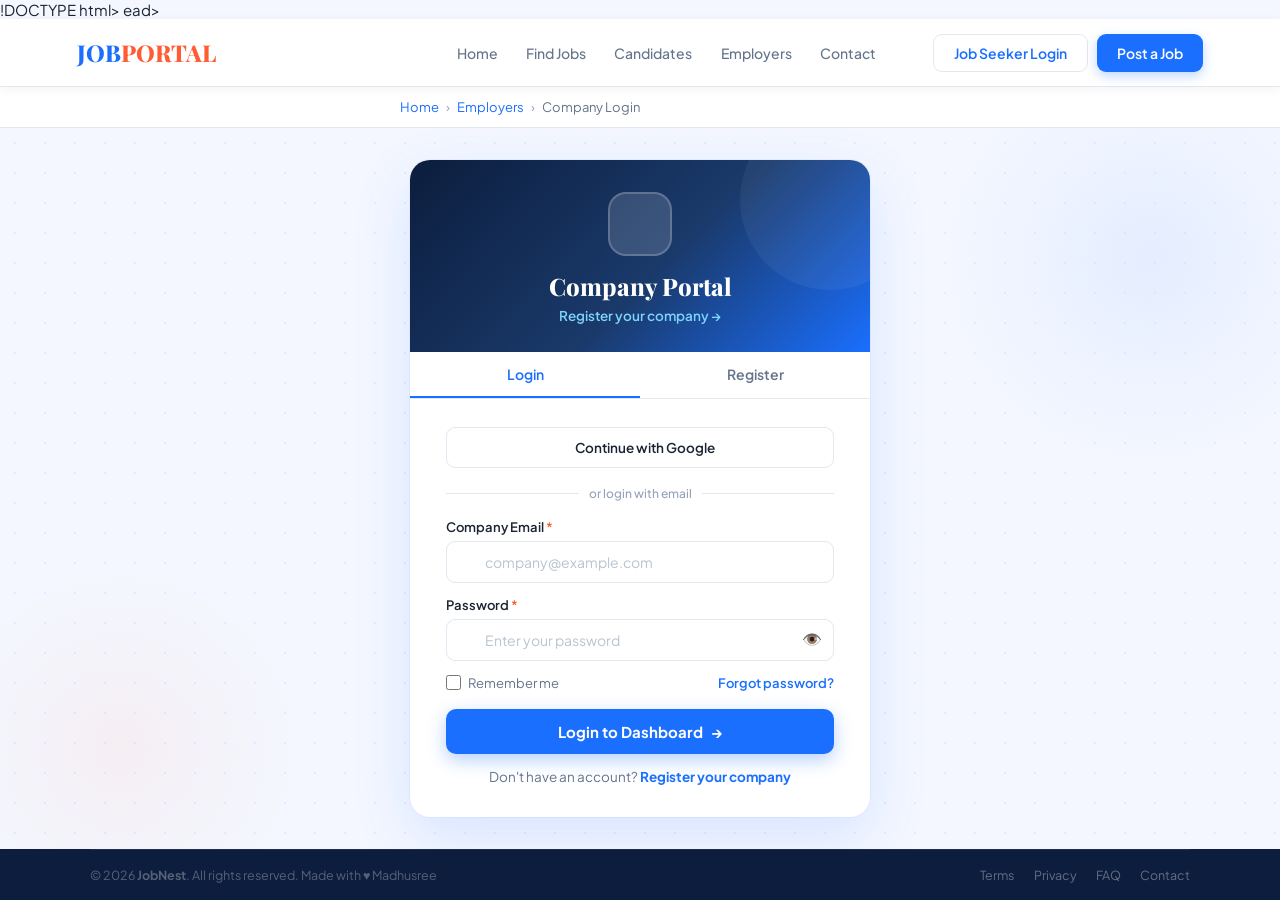
<file: companylogin.html>
!DOCTYPE html>
<html lang="en">
<head>
<meta charset="UTF-8"/>
<meta name="viewport" content="width=device-width, initial-scale=1.0"/>
<title>JOB PORTAL— Company Login</title>
<link href="https://fonts.googleapis.com/css2?family=Playfair+Display:wght@700;800&family=Plus+Jakarta+Sans:wght@400;500;600;700&display=swap" rel="stylesheet"/>
<link rel="stylesheet" href="css/companylogin.css">ead>



</head>
<body>

<!-- NAV -->
<nav>
  <a href="#" class="logo">JOB<span>PORTAL</span></a>
  <div class="nav-links">
    <a href="#">Home</a>
    <a href="#">Find Jobs</a>
    <a href="#">Candidates</a>
    <a href="#">Employers</a>
    <a href="#">Contact</a>
  </div>
  <div class="nav-ctas">
    <a href="#" class="btn btn-ghost">Job Seeker Login</a>
    <a href="#" class="btn btn-solid">Post a Job</a>
  </div>
</nav>

<!-- BREADCRUMB -->
<div class="breadcrumb">
  <div class="bc">
    <a href="#"> Home</a>
    <span class="sep">›</span>
    <a href="#">Employers</a>
    <span class="sep">›</span>
    <span class="cur">Company Login</span>
  </div>
</div>

<!-- MAIN -->
<main>
  <div class="bg-dots"></div>

  <div class="card">

    <!-- Card Top -->
    <div class="card-top">
      <div class="company-icon"></div>
      <h2>Company Portal</h2>
      <p><a href="#">Register your company →</a></p>
    </div>

    <!-- Tabs -->
    <div class="tab-row">
      <button class="tab-btn active" id="tabLogin" onclick="switchTab('login')"> Login</button>
      <button class="tab-btn" id="tabRegister" onclick="switchTab('register')">Register</button>
    </div>

    <!-- Body -->
    <div class="card-body">

      <!-- SUCCESS SCREEN -->
      <div class="success" id="successScreen">
        <div class="s-ico"></div>
        <h3>Welcome Back!</h3>
        <p>You're logged in to your company dashboard.<br>Manage jobs, candidates, and more.</p>
        <div class="s-chips">
          <span class="s-chip sc-g">✓ Verified Company</span>
          <span class="s-chip sc-b">✓ Dashboard Ready</span>
        </div>
        <button class="s-btn" onclick="showToast()">Go to Dashboard →</button>
      </div>

      <!-- LOGIN FORM -->
      <div id="loginSection">
        <!-- Social -->
        <div class="social-btns">
          <button class="soc-btn" onclick="handleSocial(this,'Google')">
            <span class="soc-ico"></span> Continue with Google
          </button>
          
        </div>
        <div class="divider"><span>or login with email</span></div>

        <!-- Form -->
        <form onsubmit="handleLogin(event)" novalidate>
          <div class="fg">
            <label>Company Email <span class="req">*</span></label>
            <div class="iw" id="eWrap">
              <span class="ico"></span>
              <input type="email" id="email" placeholder="company@example.com" oninput="vEmail()"/>
            </div>
            <div class="err-msg" id="eErr">Please enter a valid email address.</div>
          </div>

          <div class="fg">
            <label>Password <span class="req">*</span></label>
            <div class="iw" id="pWrap" style="position:relative">
              <span class="ico"></span>
              <input type="password" id="password" placeholder="Enter your password" oninput="vPass()"/>
              <button type="button" class="pw-toggle" id="pwBtn" onclick="togglePw()">👁️</button>
            </div>
            <div class="err-msg" id="pErr">Password must be at least 6 characters.</div>
          </div>

          <div class="opt-row">
            <label class="chk">
              <input type="checkbox" id="remember"/>
              <span>Remember me</span>
            </label>
            <a href="#" class="forgot">Forgot password?</a>
          </div>

          <button type="submit" class="btn-submit" id="loginBtn">
            <div class="spin" id="loginSpin"></div>
            <span id="loginTxt">Login to Dashboard</span>
            <span id="loginArr">→</span>
          </button>
        </form>

        <div class="register-link">
          Don't have an account? <a href="#" onclick="switchTab('register');return false">Register your company</a>
        </div>
      </div>

      <!-- REGISTER FORM -->
      <div id="registerSection" style="display:none">
        <form onsubmit="handleRegister(event)" novalidate>
          <div class="reg-grid">
            <div class="fg">
              <label>Company Name <span class="req">*</span></label>
              <div class="iw"><span class="ico"></span>
                <input type="text" id="rComp" placeholder="Acme Inc."/>
              </div>
            </div>
            <div class="fg">
              <label>Industry <span class="req">*</span></label>
              <div class="iw"><span class="ico"></span>
                <input type="text" id="rInd" placeholder="e.g. Technology"/>
              </div>
            </div>
            <div class="fg full">
              <label>Work Email <span class="req">*</span></label>
              <div class="iw"><span class="ico"></span>
                <input type="email" id="rEmail" placeholder="hr@company.com"/>
              </div>
            </div>
            <div class="fg">
              <label>Password <span class="req">*</span></label>
              <div class="iw" style="position:relative"><span class="ico"></span>
                <input type="password" id="rPass" placeholder="Create password"/>
                <button type="button" class="pw-toggle" onclick="toggleRPw()"></button>
              </div>
            </div>
            <div class="fg">
              <label>Phone</label>
              <div class="iw"><span class="ico"></span>
                <input type="tel" placeholder="+91 98765 43210"/>
              </div>
            </div>
            <div class="fg full">
              <label class="chk" style="align-items:flex-start">
                <input type="checkbox" id="rTerms" style="margin-top:2px"/>
                <span style="font-size:13px;color:var(--muted)">I agree to the <a href="#" style="color:var(--primary);font-weight:600">Terms & Conditions</a> and <a href="#" style="color:var(--primary);font-weight:600">Privacy Policy</a></span>
              </label>
            </div>
          </div>
          <button type="submit" class="btn-submit" id="regBtn" style="margin-top:4px">
            <div class="spin" id="regSpin"></div>
            <span id="regTxt">Create Company Account</span>
          </button>
        </form>
        <div class="register-link">
          Already registered? <a href="#" onclick="switchTab('login');return false">Login here</a>
        </div>
      </div>

    </div>
  </div>
</main>

<!-- FOOTER -->
<footer>
 
  <div class="foot-bottom">
    <p>© 2026 <strong>JobNest</strong>. All rights reserved. Made with ♥ Madhusree</p>
    <div class="fbl">
      <a href="#">Terms</a><a href="#">Privacy</a><a href="#">FAQ</a><a href="#">Contact</a>
    </div>
  </div>
</footer>

<script src="js/script.js"></script>
</body>
</html>
</file>
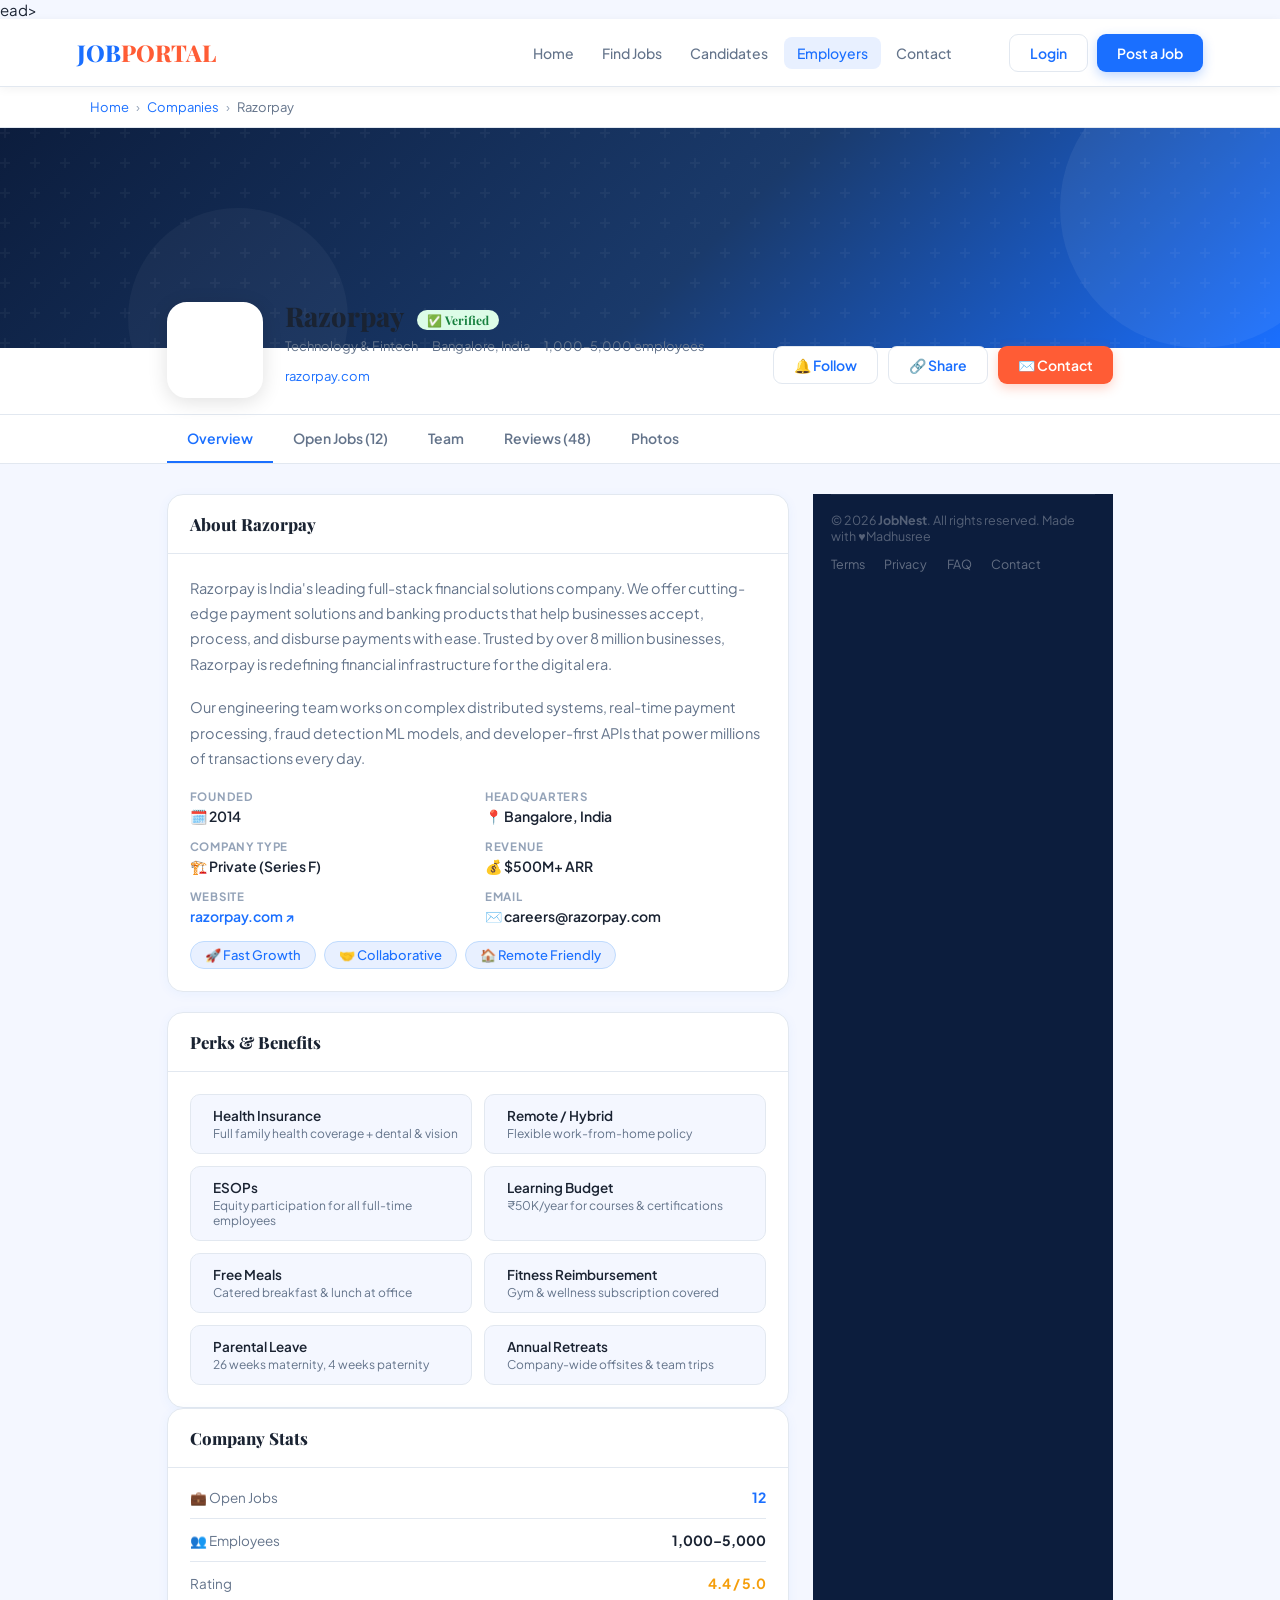
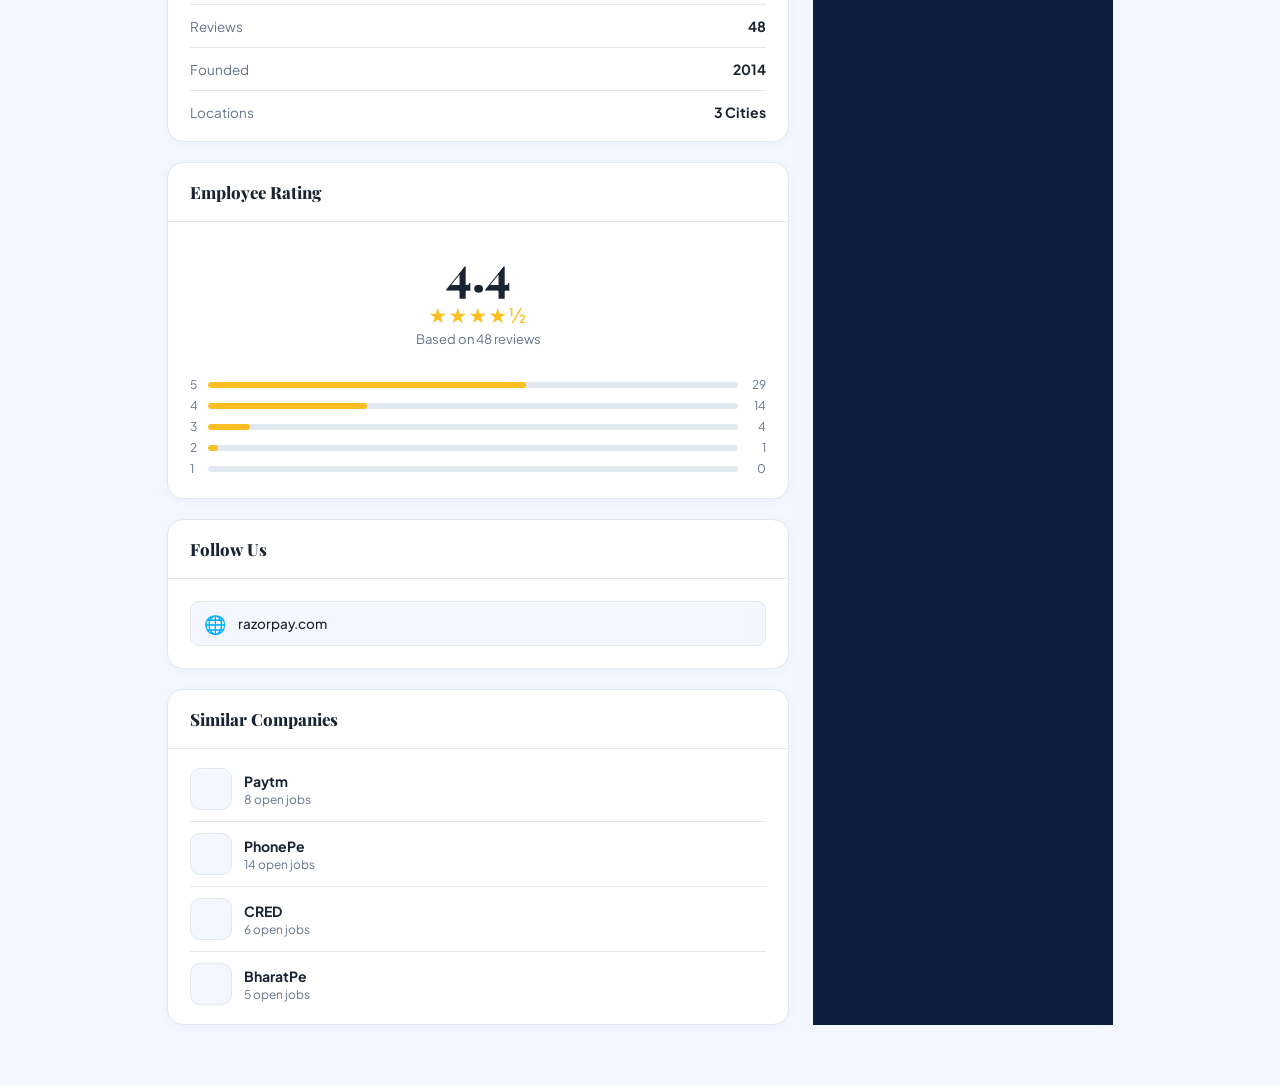
<file: companyprofile.html>
<!DOCTYPE html>
<html lang="en">
<head>
<meta charset="UTF-8"/>
<meta name="viewport" content="width=device-width, initial-scale=1.0"/>
<title>JOB PORTAL — Company Profile</title>
<link href="https://fonts.googleapis.com/css2?family=Playfair+Display:wght@700;800&family=Plus+Jakarta+Sans:wght@400;500;600;700&display=swap" rel="stylesheet"/>
<link rel="stylesheet" href="css/company profile.css">ead>


</head>
<body>

<!-- NAV -->
<nav>
  <a href="#" class="logo">JOB<span>PORTAL</span></a>
  <div class="nav-links">
    <a href="#">Home</a>
    <a href="#">Find Jobs</a>
    <a href="#">Candidates</a>
    <a href="#" class="active">Employers</a>
    <a href="#">Contact</a>
  </div>
  <div class="nav-ctas">
    <a href="#" class="btn btn-ghost">Login</a>
    <a href="#" class="btn btn-solid">Post a Job</a>
  </div>
</nav>

<!-- BREADCRUMB -->
<div class="breadcrumb">
  <div class="bc">
    <a href="#"> Home</a><span class="sep">›</span>
    <a href="#">Companies</a><span class="sep">›</span>
    <span class="cur">Razorpay</span>
  </div>
</div>

<!-- COVER -->
<div class="cover">
  <div class="cover-blob1"></div>
  <div class="cover-blob2"></div>
</div>

<!-- PROFILE HEADER -->
<div class="profile-header-wrap">
  <div class="profile-header">
    <div class="company-avatar"></div>
    <div class="company-info">
      <div class="company-name">
        Razorpay
        <span class="verified-badge" style="font-size:12px;margin-left:8px;vertical-align:middle">✅ Verified</span>
      </div>
      <div class="company-meta">
        <span class="cmeta-item">Technology & Fintech</span>
        <span class="cmeta-item"> Bangalore, India</span>
        <span class="cmeta-item"> 1,000–5,000 employees</span>
        <span class="cmeta-item"> <a href="#" style="color:var(--primary)">razorpay.com</a></span>
      </div>
    </div>
    <div class="header-actions">
      <button class="btn btn-ghost" onclick="toast('🔔','Now following Razorpay!')">🔔 Follow</button>
      <button class="btn btn-ghost" onclick="toast('🔗','Profile link copied!')">🔗 Share</button>
      <button class="btn btn-accent" onclick="toast('✉️','Message sent to Razorpay!')">✉️ Contact</button>
    </div>
  </div>
</div>

<!-- TABS -->
<div class="profile-tabs">
  <div class="tabs-inner">
    <button class="ptab active" onclick="switchTab(this,'overview')">Overview</button>
    <button class="ptab" onclick="switchTab(this,'jobs')">Open Jobs (12)</button>
    <button class="ptab" onclick="switchTab(this,'team')">Team</button>
    <button class="ptab" onclick="switchTab(this,'reviews')">Reviews (48)</button>
    <button class="ptab" onclick="switchTab(this,'photos')">Photos</button>
  </div>
</div>

<!-- LAYOUT -->
<div class="layout">

  <!-- ── LEFT / MAIN ── -->
  <div>

    <!-- OVERVIEW TAB -->
    <div id="tab-overview">

      <!-- About -->
      <div class="card">
        <div class="card-head"><h3>About Razorpay</h3></div>
        <div class="card-body">
          <p class="about-text">Razorpay is India's leading full-stack financial solutions company. We offer cutting-edge payment solutions and banking products that help businesses accept, process, and disburse payments with ease. Trusted by over 8 million businesses, Razorpay is redefining financial infrastructure for the digital era.</p>
          <p class="about-text">Our engineering team works on complex distributed systems, real-time payment processing, fraud detection ML models, and developer-first APIs that power millions of transactions every day.</p>
          <div class="info-grid">
            <div class="info-item"><div class="info-label">Founded</div><div class="info-value">🗓️ 2014</div></div>
            <div class="info-item"><div class="info-label">Headquarters</div><div class="info-value">📍 Bangalore, India</div></div>
            <div class="info-item"><div class="info-label">Company Type</div><div class="info-value">🏗️ Private (Series F)</div></div>
            <div class="info-item"><div class="info-label">Revenue</div><div class="info-value">💰 $500M+ ARR</div></div>
            <div class="info-item"><div class="info-label">Website</div><div class="info-value"><a href="#">razorpay.com ↗</a></div></div>
            <div class="info-item"><div class="info-label">Email</div><div class="info-value">✉️ careers@razorpay.com</div></div>
          </div>
          <div class="culture-tags">
            <span class="ctag">🚀 Fast Growth</span>
            <span class="ctag">🤝 Collaborative</span>
            <span class="ctag">🏠 Remote Friendly</span>
           
          </div>
        </div>
      </div>

      <!-- Benefits -->
      <div class="card">
        <div class="card-head"><h3>Perks & Benefits</h3></div>
        <div class="card-body">
          <div class="benefits-grid">
            <div class="benefit-item"><span class="benefit-ico"></span><div><div class="benefit-title">Health Insurance</div><div class="benefit-desc">Full family health coverage + dental & vision</div></div></div>
            <div class="benefit-item"><span class="benefit-ico"></span><div><div class="benefit-title">Remote / Hybrid</div><div class="benefit-desc">Flexible work-from-home policy</div></div></div>
            <div class="benefit-item"><span class="benefit-ico"></span><div><div class="benefit-title">ESOPs</div><div class="benefit-desc">Equity participation for all full-time employees</div></div></div>
            <div class="benefit-item"><span class="benefit-ico"></span><div><div class="benefit-title">Learning Budget</div><div class="benefit-desc">₹50K/year for courses & certifications</div></div></div>
            <div class="benefit-item"><span class="benefit-ico"></span><div><div class="benefit-title">Free Meals</div><div class="benefit-desc">Catered breakfast & lunch at office</div></div></div>
            <div class="benefit-item"><span class="benefit-ico"></span><div><div class="benefit-title">Fitness Reimbursement</div><div class="benefit-desc">Gym & wellness subscription covered</div></div></div>
            <div class="benefit-item"><span class="benefit-ico"></span><div><div class="benefit-title">Parental Leave</div><div class="benefit-desc">26 weeks maternity, 4 weeks paternity</div></div></div>
            <div class="benefit-item"><span class="benefit-ico"></span><div><div class="benefit-title">Annual Retreats</div><div class="benefit-desc">Company-wide offsites & team trips</div></div></div>
          </div>
        </div>
      </div>

    </div>

    <!-- JOBS TAB -->
    <div id="tab-jobs" style="display:none">
      <div class="card">
        <div class="card-head"><h3>Open Positions at Razorpay</h3><a href="#">View all →</a></div>
        <div class="card-body" style="padding:0 22px">
          <div class="job-item">
            <div class="ji-logo">⚛️</div>
            <div class="ji-body">
              <div class="ji-title">Senior Frontend Engineer (React)</div>
              <div class="ji-meta">
                <span>📍 Bangalore</span><span>📊 Senior</span>
                <span class="ji-tag t-full">Full-time</span>
              </div>
              <div class="ji-sal">$90,000 – $110,000/yr</div>
            </div>
            <button class="ji-apply" onclick="toast('✅','Applied to Senior Frontend Engineer!')">Apply</button>
          </div>
          <div class="job-item">
            <div class="ji-logo">🐍</div>
            <div class="ji-body">
              <div class="ji-title">Backend Engineer – Python/Go</div>
              <div class="ji-meta">
                <span>📍 Remote</span><span>📊 Mid-level</span>
                <span class="ji-tag t-remote">Remote</span>
              </div>
              <div class="ji-sal">$80,000 – $100,000/yr</div>
            </div>
            <button class="ji-apply" onclick="toast('✅','Applied to Backend Engineer!')">Apply</button>
          </div>
          <div class="job-item">
            <div class="ji-logo">🔒</div>
            <div class="ji-body">
              <div class="ji-title">Security Engineer – AppSec</div>
              <div class="ji-meta">
                <span>📍 Bangalore</span><span>📊 Senior</span>
                <span class="ji-tag t-full">Full-time</span>
              </div>
              <div class="ji-sal">$95,000 – $120,000/yr</div>
            </div>
            <button class="ji-apply" onclick="toast('Applied to Security Engineer!')">Apply</button>
          </div>
          <div class="job-item">
            <div class="ji-logo">🎨</div>
            <div class="ji-body">
              <div class="ji-title">Product Designer – Growth</div>
              <div class="ji-meta">
                <span>📍 Hybrid</span><span>📊 Mid-level</span>
                <span class="ji-tag t-remote">Remote</span>
              </div>
              <div class="ji-sal">$70,000 – $85,000/yr</div>
            </div>
            <button class="ji-apply" onclick="toast('Applied to Product Designer!')">Apply</button>
          </div>
          <div class="job-item">
            <div class="ji-logo">📊</div>
            <div class="ji-body">
              <div class="ji-title">Data Scientist – Fraud ML</div>
              <div class="ji-meta">
                <span>📍 Bangalore</span><span>📊 Senior</span>
                <span class="ji-tag t-full">Full-time</span>
              </div>
              <div class="ji-sal">$100,000 – $130,000/yr</div>
            </div>
            <button class="ji-apply" onclick="toast('Applied to Data Scientist!')">Apply</button>
          </div>
          <div class="job-item">
            <div class="ji-logo"></div>
            <div class="ji-body">
              <div class="ji-title">Mobile Engineer – iOS</div>
              <div class="ji-meta">
                <span>📍 Bangalore</span><span> Junior</span>
                <span class="ji-tag t-full">Full-time</span>
              </div>
              <div class="ji-sal">$60,000 – $80,000/yr</div>
            </div>
            <button class="ji-apply" onclick="toast('Applied to iOS Engineer!')">Apply</button>
          </div>
        </div>
      </div>
    </div>

    <!-- TEAM TAB -->
    <div id="tab-team" style="display:none">
      <div class="card">
        <div class="card-head"><h3>Leadership Team</h3></div>
        <div class="card-body">
          <div class="team-grid">
            <div class="team-card">
              <div class="team-avatar" style="background:linear-gradient(135deg,#1a6fff,#818cf8)">HR</div>
              <div class="team-name">Harshil Mathur</div>
              <div class="team-role">CEO & Co-founder</div>
            </div>
            <div class="team-card">
              <div class="team-avatar" style="background:linear-gradient(135deg,#22c55e,#38bdf8)">SK</div>
              <div class="team-name">Shashank Kumar</div>
              <div class="team-role">CTO & Co-founder</div>
            </div>
            <div class="team-card">
              <div class="team-avatar" style="background:linear-gradient(135deg,#fb923c,#f87171)">AN</div>
              <div class="team-name">Arpit Nagar</div>
              <div class="team-role">VP Engineering</div>
            </div>
            <div class="team-card">
              <div class="team-avatar" style="background:linear-gradient(135deg,#a78bfa,#38bdf8)">PS</div>
              <div class="team-name">Priya Sharma</div>
              <div class="team-role">Head of Design</div>
            </div>
            <div class="team-card">
              <div class="team-avatar" style="background:linear-gradient(135deg,#34d399,#a78bfa)">KR</div>
              <div class="team-name">Kiran Rao</div>
              <div class="team-role">Chief Product Officer</div>
            </div>
            <div class="team-card">
              <div class="team-avatar" style="background:linear-gradient(135deg,#fbbf24,#f87171)">RM</div>
              <div class="team-name">Rohit Mehta</div>
              <div class="team-role">Head of HR</div>
            </div>
            <div class="team-card">
              <div class="team-avatar" style="background:linear-gradient(135deg,#38bdf8,#22c55e)">SJ</div>
              <div class="team-name">Sneha Joshi</div>
              <div class="team-role">Chief Marketing Officer</div>
            </div>
            <div class="team-card">
              <div class="team-avatar" style="background:linear-gradient(135deg,#818cf8,#fb923c)">VK</div>
              <div class="team-name">Vikram Kulkarni</div>
              <div class="team-role">Head of Finance</div>
            </div>
          </div>
        </div>
      </div>
    </div>

    <!-- REVIEWS TAB -->
    <div id="tab-reviews" style="display:none">
      <div class="card">
        <div class="card-head"><h3>Employee Reviews</h3><a href="#" onclick="toast('✍️','Review form coming soon!')">Write a Review</a></div>
        <div class="card-body" style="padding:0 22px">
          <div class="review-item">
            <div class="rv-top">
              <div class="rv-avatar" style="background:linear-gradient(135deg,#1a6fff,#818cf8)">AK</div>
              <div><div class="rv-name">Arjun Kumar</div><div class="rv-role">Software Engineer · 2 years</div></div>
              <div class="rv-stars">★★★★★</div>
            </div>
            <div class="rv-title">Amazing place to grow as an engineer</div>
            <div class="rv-text">The engineering culture here is world-class. Everyone is extremely talented, challenges are meaningful, and you get to work on systems that process billions of dollars in payments.</div>
            <div class="rv-date">March 2024</div>
          </div>
          <div class="review-item">
            <div class="rv-top">
              <div class="rv-avatar" style="background:linear-gradient(135deg,#22c55e,#38bdf8)">PR</div>
              <div><div class="rv-name">Priya Rao</div><div class="rv-role">Product Designer · 1.5 years</div></div>
              <div class="rv-stars">★★★★☆</div>
            </div>
            <div class="rv-title">Great design team, fast-paced environment</div>
            <div class="rv-text">The design team is collaborative and the design system is mature. Work-life balance can be challenging during product launches but the team is supportive and the perks are excellent.</div>
            <div class="rv-date">anuary 2024</div>
          </div>
          <div class="review-item">
            <div class="rv-top">
              <div class="rv-avatar" style="background:linear-gradient(135deg,#fb923c,#fbbf24)">SM</div>
              <div><div class="rv-name">Suresh Mishra</div><div class="rv-role">Data Analyst · 3 years</div></div>
              <div class="rv-stars">★★★★★</div>
            </div>
            <div class="rv-title">Best data infrastructure I've worked with</div>
            <div class="rv-text">Access to rich data, modern tooling, and a team that really values data-driven decisions. The learning curve is steep but the growth you get in return is unparalleled.</div>
            <div class="rv-date">November 2023</div>
          </div>
        </div>
      </div>
    </div>

    <!-- PHOTOS TAB -->
    <div id="tab-photos" style="display:none">
      <div class="card">
        <div class="card-head"><h3>Office & Culture Photos</h3></div>
        <div class="card-body">
          <div class="photos-grid">
            <div class="photo-box"></div>
            <div class="photo-box"></div>
            <div class="photo-box">/div>
            <div class="photo-box"></div>
            <div class="photo-box"></div>
            <div class="photo-box"></div>
          </div>
        </div>
      </div>
    </div>

  </div>

  <!-- ── SIDEBAR ── -->
  <div class="sidebar">

    <!-- Quick Stats -->
    <div class="card">
      <div class="card-head"><h3>Company Stats</h3></div>
      <div class="card-body" style="padding:8px 22px">
        <div class="stat-list">
          <div class="stat-row"><span class="sr-label">💼 Open Jobs</span><span class="sr-value" style="color:var(--primary)">12</span></div>
          <div class="stat-row"><span class="sr-label">👥 Employees</span><span class="sr-value">1,000–5,000</span></div>
          <div class="stat-row"><span class="sr-label"> Rating</span><span class="sr-value" style="color:#f59e0b">4.4 / 5.0</span></div>
          <div class="stat-row"><span class="sr-label"> Reviews</span><span class="sr-value">48</span></div>
          <div class="stat-row"><span class="sr-label"> Founded</span><span class="sr-value">2014</span></div>
          <div class="stat-row"><span class="sr-label"> Locations</span><span class="sr-value">3 Cities</span></div>
        </div>
      </div>
    </div>

    <!-- Rating Breakdown -->
    <div class="card">
      <div class="card-head"><h3>Employee Rating</h3></div>
      <div class="card-body">
        <div class="rating-big">
          <div class="rating-num">4.4</div>
          <div class="rating-stars">★★★★½</div>
          <div class="rating-count">Based on 48 reviews</div>
        </div>
        <div class="rating-bars">
          <div class="rbar-row"><span class="rbar-lbl">5</span><div class="rbar-track"><div class="rbar-fill" style="width:60%"></div></div><span class="rbar-count">29</span></div>
          <div class="rbar-row"><span class="rbar-lbl">4</span><div class="rbar-track"><div class="rbar-fill" style="width:30%"></div></div><span class="rbar-count">14</span></div>
          <div class="rbar-row"><span class="rbar-lbl">3</span><div class="rbar-track"><div class="rbar-fill" style="width:8%"></div></div><span class="rbar-count">4</span></div>
          <div class="rbar-row"><span class="rbar-lbl">2</span><div class="rbar-track"><div class="rbar-fill" style="width:2%"></div></div><span class="rbar-count">1</span></div>
          <div class="rbar-row"><span class="rbar-lbl">1</span><div class="rbar-track"><div class="rbar-fill" style="width:0%"></div></div><span class="rbar-count">0</span></div>
        </div>
      </div>
    </div>

    <!-- Social Links -->
    <div class="card">
      <div class="card-head"><h3>Follow Us</h3></div>
      <div class="card-body">
        <div class="social-links">
          <div class="social-link" onclick="toast('🌐','Opening website…')"><span class="s-ico">🌐</span>razorpay.com</div>
          
        </div>
      </div>
    </div>

    <!-- Similar Companies -->
    <div class="card">
      <div class="card-head"><h3>Similar Companies</h3></div>
      <div class="card-body" style="padding:8px 22px">
        <div class="sim-item" onclick="toast('Opening Paytm profile…')">
          <div class="sim-logo"></div>
          <div><div class="sim-name">Paytm</div><div class="sim-jobs">8 open jobs</div></div>
        </div>
        <div class="sim-item" onclick="toast('Opening PhonePe profile…')">
          <div class="sim-logo"></div>
          <div><div class="sim-name">PhonePe</div><div class="sim-jobs">14 open jobs</div></div>
        </div>
        <div class="sim-item" onclick="toast('Opening CRED profile…')">
          <div class="sim-logo"></div>
          <div><div class="sim-name">CRED</div><div class="sim-jobs">6 open jobs</div></div>
        </div>
        <div class="sim-item" onclick="toast('Opening BharatPe profile…')">
          <div class="sim-logo"></div>
          <div><div class="sim-name">BharatPe</div><div class="sim-jobs">5 open jobs</div></div>
        </div>
      </div>
    </div>

  </div>
</div>

<!-- TOAST -->
<div class="toast" id="toast"><span id="tIco"></span><span id="tMsg">Done!</span></div>

<!-- FOOTER -->
<footer>

  <div class="foot-bottom">
    <p>© 2026 <strong>JobNest</strong>. All rights reserved. Made with ♥Madhusree</p>
    <div class="fbl"><a href="#">Terms</a><a href="#">Privacy</a><a href="#">FAQ</a><a href="#">Contact</a></div>
  </div>
</footer>

<script src="js/script.js"></script>
</body>
</html>
</file>
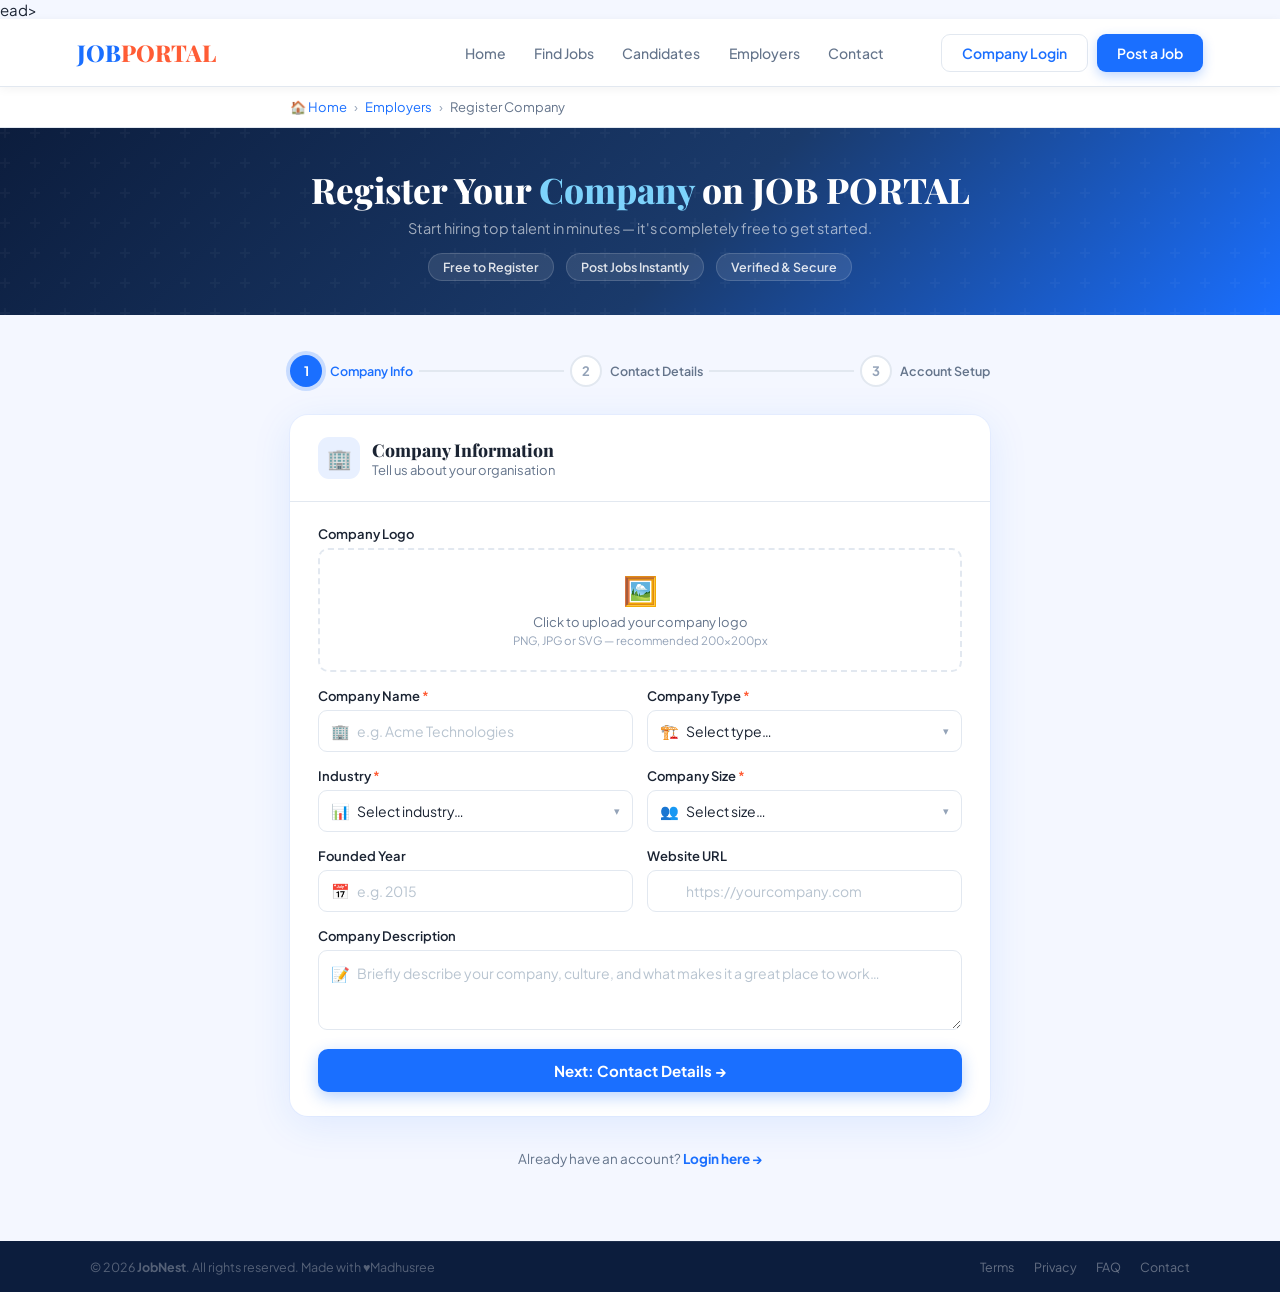
<file: companyregistration.html>
<!DOCTYPE html>
<html lang="en">
<head>
<meta charset="UTF-8"/>
<meta name="viewport" content="width=device-width, initial-scale=1.0"/>
<title>JOB PORTAL— Register Your Company</title>
<link href="https://fonts.googleapis.com/css2?family=Playfair+Display:wght@700;800&family=Plus+Jakarta+Sans:wght@400;500;600;700&display=swap" rel="stylesheet"/>
<link rel="stylesheet" href="css/company registration.css">ead>



</head>
<body>

<!-- NAV -->
<nav>
  <a href="#" class="logo">JOB<span>PORTAL</span></a>
  <div class="nav-links">
    <a href="companydashboard.html">Home</a>
    <a href="findjobs.html">Find Jobs</a>
    <a href="candidate.html">Candidates</a>
    <a href="Employee.html">Employers</a>
    <a href="contact.html">Contact</a>
  </div>
  <div class="nav-ctas">
    <a href="companylogin.html" class="btn btn-ghost">Company Login</a>
    <a href="#" class="btn btn-solid">Post a Job</a>
  </div>
</nav>

<!-- BREADCRUMB -->
<div class="breadcrumb">
  <div class="bc">
    <a href="#">🏠 Home</a>
    <span class="sep">›</span>
    <a href="#">Employers</a>
    <span class="sep">›</span>
    <span class="cur">Register Company</span>
  </div>
</div>

<!-- HERO STRIP -->
<div class="hero-strip">
  <div class="hero-strip-inner">
    <h1>Register Your <em>Company</em> on JOB PORTAL</h1>
    <p>Start hiring top talent in minutes — it's completely free to get started.</p>
    <div class="hero-badges">
      <span class="h-badge"> Free to Register</span>
      <span class="h-badge">Post Jobs Instantly</span>
      <span class="h-badge">Verified & Secure</span>
    </div>
  </div>
</div>

<!-- MAIN -->
<main>
  <div class="form-wrap">

    <!-- STEP INDICATOR -->
    <div class="steps" id="stepsBar">
      <div class="step active" id="step1">
        <div class="step-circle">1</div>
        <div class="step-label">Company Info</div>
      </div>
      <div class="step-line" id="line1"></div>
      <div class="step pending" id="step2">
        <div class="step-circle">2</div>
        <div class="step-label">Contact Details</div>
      </div>
      <div class="step-line" id="line2"></div>
      <div class="step pending" id="step3">
        <div class="step-circle">3</div>
        <div class="step-label">Account Setup</div>
      </div>
    </div>

    <!-- STEP 1 — Company Info -->
    <div id="formStep1">
      <div class="card">
        <div class="card-head">
          <div class="ch-ico">🏢</div>
          <div>
            <div class="ch-title">Company Information</div>
            <div class="ch-sub">Tell us about your organisation</div>
          </div>
        </div>
        <div class="card-body">

          <!-- Logo Upload -->
          <div class="fg">
            <label>Company Logo</label>
            <div class="logo-upload" onclick="alert('Logo upload coming soon!')">
              <div class="lu-ico">🖼️</div>
              <div class="lu-txt">Click to upload your company logo</div>
              <div class="lu-hint">PNG, JPG or SVG — recommended 200×200px</div>
            </div>
          </div>

          <div class="row2">
            <div class="fg">
              <label>Company Name <span class="req">*</span></label>
              <div class="iw" id="w-cname">
                <span class="ico">🏢</span>
                <input type="text" id="cname" placeholder="e.g. Acme Technologies" oninput="vReq('cname','w-cname','e-cname')"/>
              </div>
              <div class="err" id="e-cname">Company name is required.</div>
            </div>
            <div class="fg">
              <label>Company Type <span class="req">*</span></label>
              <div class="iw" id="w-ctype">
                <span class="ico">🏗️</span>
                <select id="ctype" onchange="vSel('ctype','w-ctype','e-ctype')">
                  <option value="">Select type…</option>
                  <option>Private Limited</option>
                  <option>Public Limited</option>
                  <option>Startup</option>
                  <option>MNC</option>
                  <option>Partnership</option>
                  <option>Sole Proprietorship</option>
                  <option>NGO / Non-profit</option>
                </select>
                <span class="sel-arr">▾</span>
              </div>
              <div class="err" id="e-ctype">Please select company type.</div>
            </div>
          </div>

          <div class="row2">
            <div class="fg">
              <label>Industry <span class="req">*</span></label>
              <div class="iw" id="w-ind">
                <span class="ico">📊</span>
                <select id="industry" onchange="vSel('industry','w-ind','e-ind')">
                  <option value="">Select industry…</option>
                  <option>Technology & IT</option>
                  <option>Finance & Banking</option>
                  <option>Healthcare & Medical</option>
                  <option>Education</option>
                  <option>Manufacturing</option>
                  <option>Retail & E-commerce</option>
                  <option>Media & Entertainment</option>
                  <option>Real Estate</option>
                  <option>Logistics & Supply Chain</option>
                  <option>Other</option>
                </select>
                <span class="sel-arr">▾</span>
              </div>
              <div class="err" id="e-ind">Please select an industry.</div>
            </div>
            <div class="fg">
              <label>Company Size <span class="req">*</span></label>
              <div class="iw" id="w-size">
                <span class="ico">👥</span>
                <select id="csize" onchange="vSel('csize','w-size','e-size')">
                  <option value="">Select size…</option>
                  <option>1–10 employees</option>
                  <option>11–50 employees</option>
                  <option>51–200 employees</option>
                  <option>201–500 employees</option>
                  <option>501–1000 employees</option>
                  <option>1000+ employees</option>
                </select>
                <span class="sel-arr">▾</span>
              </div>
              <div class="err" id="e-size">Please select company size.</div>
            </div>
          </div>

          <div class="row2">
            <div class="fg">
              <label>Founded Year</label>
              <div class="iw">
                <span class="ico">📅</span>
                <input type="number" id="founded" placeholder="e.g. 2015" min="1800" max="2026"/>
              </div>
            </div>
            <div class="fg">
              <label>Website URL</label>
              <div class="iw">
                <span class="ico"></span>
                <input type="url" id="website" placeholder="https://yourcompany.com"/>
              </div>
            </div>
          </div>

          <div class="fg">
            <label>Company Description</label>
            <div class="iw">
              <span class="ico" style="top:14px;transform:none">📝</span>
              <textarea id="cdesc" placeholder="Briefly describe your company, culture, and what makes it a great place to work…"></textarea>
            </div>
          </div>

          <div class="nav-btns">
            <button class="btn-next" onclick="goStep(2)">Next: Contact Details →</button>
          </div>
        </div>
      </div>
      <div class="login-link">Already have an account? <a href="#">Login here →</a></div>
    </div>

    <!-- STEP 2 — Contact Details -->
    <div id="formStep2" style="display:none">
      <div class="card">
        <div class="card-head">
          <div class="ch-ico"></div>
          <div>
            <div class="ch-title">Contact Details</div>
            <div class="ch-sub">How candidates and JobNest can reach you</div>
          </div>
        </div>
        <div class="card-body">

          <div class="row2">
            <div class="fg">
              <label>HR / Contact Name <span class="req">*</span></label>
              <div class="iw" id="w-hrname">
                <span class="ico">👤</span>
                <input type="text" id="hrname" placeholder="Full name" oninput="vReq('hrname','w-hrname','e-hrname')"/>
              </div>
              <div class="err" id="e-hrname">Contact name is required.</div>
            </div>
            <div class="fg">
              <label>Job Title / Designation</label>
              <div class="iw">
                <span class="ico"></span>
                <input type="text" id="hrTitle" placeholder="e.g. HR Manager"/>
              </div>
            </div>
          </div>

          <div class="fg">
            <label>Official Email Address <span class="req">*</span></label>
            <div class="iw" id="w-email">
              <span class="ico"></span>
              <input type="email" id="cemail" placeholder="hr@yourcompany.com" oninput="vEmail()"/>
            </div>
            <div class="err" id="e-email">Please enter a valid email address.</div>
          </div>

          <div class="row2">
            <div class="fg">
              <label>Phone Number <span class="req">*</span></label>
              <div class="iw" id="w-phone">
                <span class="ico">📞</span>
                <input type="tel" id="cphone" placeholder="+91 98765 43210" oninput="vReq('cphone','w-phone','e-phone')"/>
              </div>
              <div class="err" id="e-phone">Phone number is required.</div>
            </div>
            <div class="fg">
              <label>Alternate Phone</label>
              <div class="iw">
                <span class="ico"></span>
                <input type="tel" placeholder="+91 98765 43210"/>
              </div>
            </div>
          </div>

          <div class="row3">
            <div class="fg">
              <label>Country <span class="req">*</span></label>
              <div class="iw" id="w-country">
                <span class="ico"></span>
                <select id="country" onchange="vSel('country','w-country','e-country')">
                  <option value="">Select…</option>
                  <option>India</option>
                  <option>United States</option>
                  <option>United Kingdom</option>
                  <option>Australia</option>
                  <option>Canada</option>
                  <option>Germany</option>
                  <option>Singapore</option>
                  <option>UAE</option>
                </select>
                <span class="sel-arr">▾</span>
              </div>
              <div class="err" id="e-country">Please select country.</div>
            </div>
            <div class="fg">
              <label>State / Province</label>
              <div class="iw">
                <span class="ico"></span>
                <input type="text" placeholder="e.g. Maharashtra"/>
              </div>
            </div>
            <div class="fg">
              <label>City</label>
              <div class="iw">
                <span class="ico">📍</span>
                <input type="text" placeholder="e.g. Mumbai"/>
              </div>
            </div>
          </div>

          <div class="fg">
            <label>Office Address</label>
            <div class="iw">
              <span class="ico" style="top:14px;transform:none">🏠</span>
              <textarea id="caddress" placeholder="Full office address including pincode…"></textarea>
            </div>
          </div>

          <div class="nav-btns">
            <button class="btn-back" onclick="goStep(1)">← Back</button>
            <button class="btn-next" onclick="goStep(3)">Next: Account Setup →</button>
          </div>
        </div>
      </div>
    </div>

    <!-- STEP 3 — Account Setup -->
    <div id="formStep3" style="display:none">
      <div class="card">
        <div class="card-head">
          <div class="ch-ico"></div>
          <div>
            <div class="ch-title">Account Setup</div>
            <div class="ch-sub">Secure your company account</div>
          </div>
        </div>
        <div class="card-body">

          <div class="fg">
            <label>Login Email <span class="req">*</span></label>
            <div class="iw" id="w-lemail">
              <span class="ico"></span>
              <input type="email" id="lemail" placeholder="admin@yourcompany.com" oninput="vLoginEmail()"/>
            </div>
            <div class="err" id="e-lemail">Please enter a valid email address.</div>
          </div>

          <div class="row2">
            <div class="fg">
              <label>Password <span class="req">*</span></label>
              <div class="iw" id="w-pass" style="position:relative">
                <span class="ico">🔒</span>
                <input type="password" id="cpass" placeholder="Create a strong password" oninput="vPassword()"/>
                <button type="button" class="pw-toggle" id="pwBtn" onclick="togglePw()">👁️</button>
              </div>
              <div class="pw-str" id="pwStr" style="display:none">
                <div class="pw-bars">
                  <div class="pw-bar" id="pb1"></div>
                  <div class="pw-bar" id="pb2"></div>
                  <div class="pw-bar" id="pb3"></div>
                  <div class="pw-bar" id="pb4"></div>
                </div>
                <div class="pw-lbl" id="pwLbl">Strength</div>
              </div>
              <div class="err" id="e-pass">Password must be at least 8 characters.</div>
            </div>
            <div class="fg">
              <label>Confirm Password <span class="req">*</span></label>
              <div class="iw" id="w-cpass" style="position:relative">
                <span class="ico">🔒</span>
                <input type="password" id="ccpass" placeholder="Re-enter password" oninput="vConfirm()"/>
                <button type="button" class="pw-toggle" id="cpBtn" onclick="toggleCPw()">👁️</button>
              </div>
              <div class="err" id="e-cpass">Passwords do not match.</div>
            </div>
          </div>

          <div class="fg">
            <label>How did you hear about us?</label>
            <div class="iw">
              <span class="ico">💬</span>
              <select>
                <option value="">Select…</option>
                <option>Google Search</option>
                <option>Friend / Colleague</option>
                <option>Social Media</option>
                <option>Other</option>
              </select>
              <span class="sel-arr">▾</span>
            </div>
          </div>

          <label class="chk-row">
            <input type="checkbox" id="terms"/>
            <span>I agree to the <a href="#">Terms & Conditions</a> and <a href="#">Privacy Policy</a> of JobNest.</span>
          </label>

          <label class="chk-row">
            <input type="checkbox" id="newsletter" checked/>
            <span>Send me hiring tips, platform updates, and candidate recommendations via email.</span>
          </label>

          <div class="nav-btns">
            <button class="btn-back" onclick="goStep(2)">← Back</button>
            <button class="btn-next" id="submitBtn" onclick="handleSubmit()">
              <div class="spin" id="submitSpin"></div>
              <span id="submitTxt">🚀 Create Company Account</span>
            </button>
          </div>
        </div>
      </div>
    </div>

    <!-- SUCCESS -->
    <div class="success-card" id="successCard">
      <div class="s-ico"></div>
      <h2>Company Registered!</h2>
      <p>Welcome to JobNest! Your company account is ready.<br>Start posting jobs and connecting with top talent today.</p>
      <div class="s-chips">
        <span class="s-chip sc-g">✓ Account Verified</span>
        <span class="s-chip sc-b">✓ Profile Created</span>
        <span class="s-chip sc-o">✓ Ready to Hire</span>
      </div>
      <div class="s-actions">
        <button class="s-btn-primary"> Go to Dashboard</button>
        <button class="s-btn-ghost">Post Your First Job</button>
      </div>
    </div>

  </div>
</main>

<!-- FOOTER -->
<footer>
 
  <div class="foot-bottom">
    <p>© 2026 <strong>JobNest</strong>. All rights reserved. Made with ♥Madhusree</p>
    <div class="fbl">
      <a href="#">Terms</a><a href="#">Privacy</a><a href="#">FAQ</a><a href="#">Contact</a>
    </div>
  </div>
</footer>

<script src="js/script.js"></script>
</body>
</html>
</file>
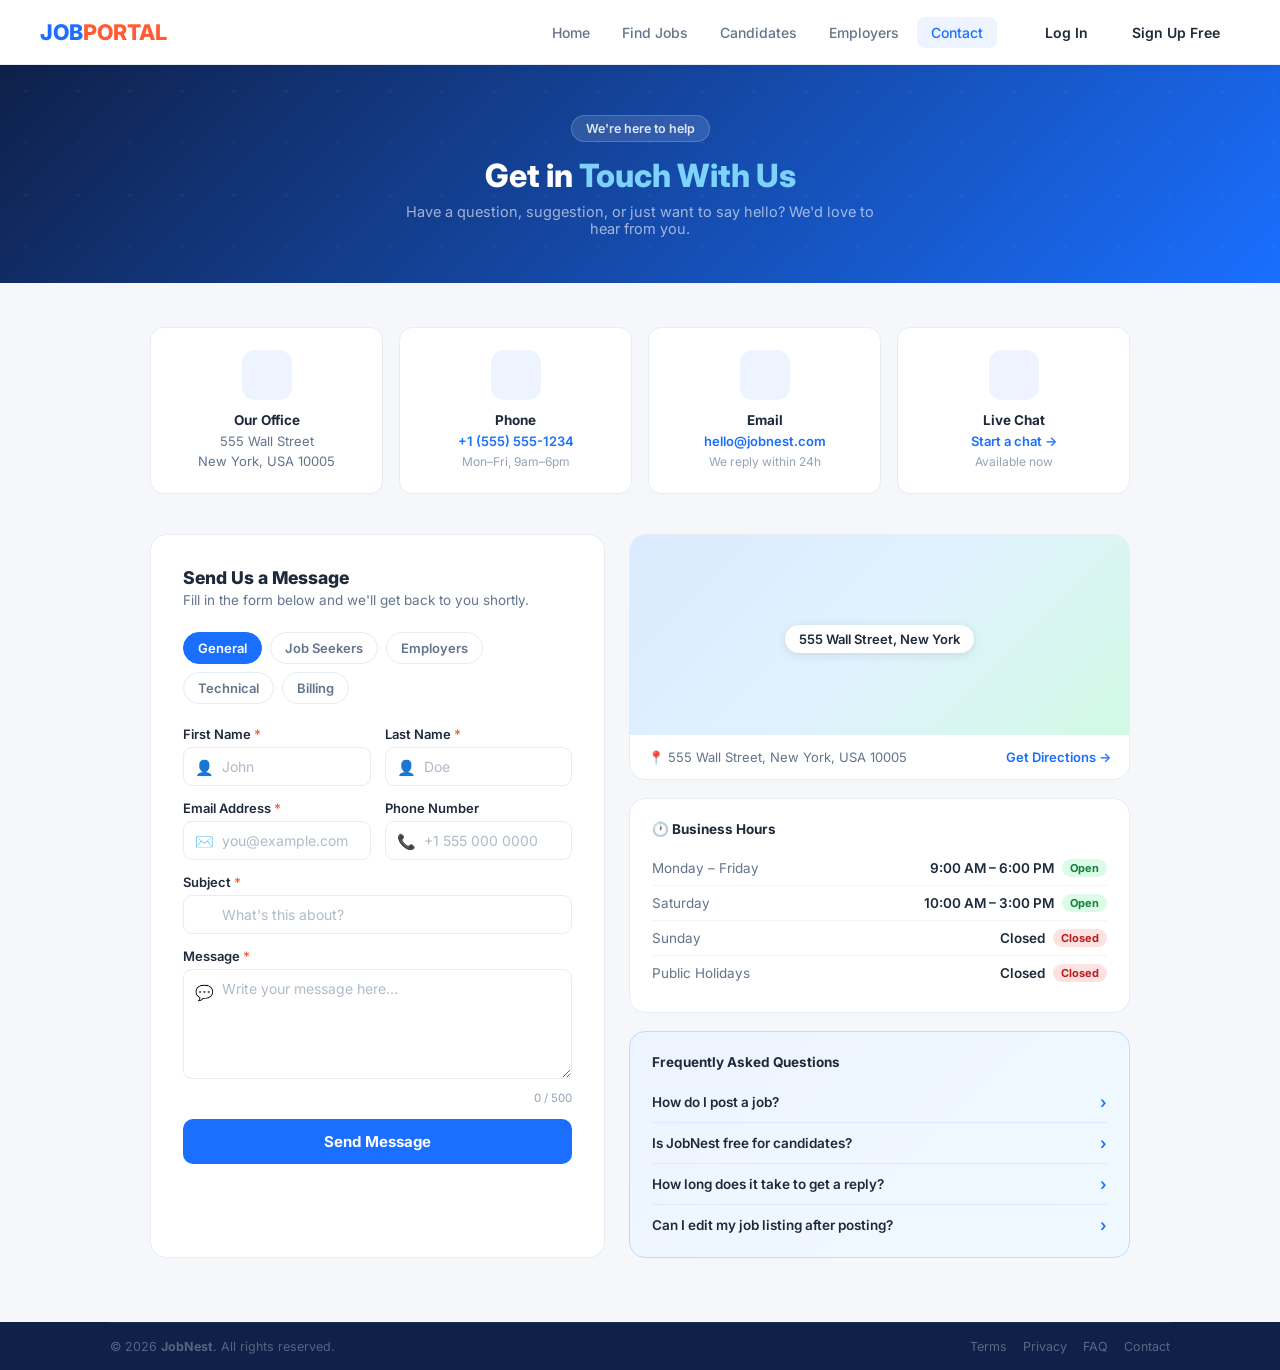
<file: contact.html>
<!DOCTYPE html>
<html lang="en">
<head>
<meta charset="UTF-8"/>
<meta name="viewport" content="width=device-width, initial-scale=1.0"/>
<title>JOB PORTAL — Contact Us</title>
<link href="https://fonts.googleapis.com/css2?family=Inter:wght@400;500;600;700;800&display=swap" rel="stylesheet"/>
<link rel="stylesheet" href="css/contact.css">

</head>
<body>

<!-- NAV -->
<nav>
  <a href="#" class="logo">JOB<span>PORTAL</span></a>
  <div class="nav-links">
    <a href="index.html">Home</a>
    <a href="findjobs.html">Find Jobs</a>
    <a href="candidate.html">Candidates</a>
    <a href="Employee.html">Employers</a>
    <a href="contact.html" class="on">Contact</a>
  </div>
  <div class="nav-actions">
    <a href="login.html" class="btn btn-outline" style="border-color:var(--primary);background:var(--primary-light)">Log In</a>
    <a href="signup.html" class="btn btn-primary">Sign Up Free</a>
  </div>
</nav>

<!-- HERO -->
<div class="hero">
  <div class="hero-inner">
    <div class="hero-tag"> We're here to help</div>
    <h1>Get in <span>Touch With Us</span></h1>
    <p>Have a question, suggestion, or just want to say hello? We'd love to hear from you.</p>
  </div>
</div>

<!-- MAIN -->
<main>

  <!-- INFO CARDS -->
  <div class="info-row">
    <div class="info-card">
      <div class="ic-ico"></div>
      <div class="ic-title">Our Office</div>
      <div class="ic-val">555 Wall Street<br>New York, USA 10005</div>
    </div>
    <div class="info-card">
      <div class="ic-ico"></div>
      <div class="ic-title">Phone</div>
      <div class="ic-val"><a href="tel:+15555551234">+1 (555) 555-1234</a><br><span style="font-size:12px;color:#94a3b8">Mon–Fri, 9am–6pm</span></div>
    </div>
    <div class="info-card">
      <div class="ic-ico"></div>
      <div class="ic-title">Email</div>
      <div class="ic-val"><a href="mailto:hello@jobnest.com">hello@jobnest.com</a><br><span style="font-size:12px;color:#94a3b8">We reply within 24h</span></div>
    </div>
    <div class="info-card">
      <div class="ic-ico"></div>
      <div class="ic-title">Live Chat</div>
      <div class="ic-val"><a href="#" onclick="showToast('💬','Opening live chat…')">Start a chat →</a><br><span style="font-size:12px;color:#94a3b8">Available now</span></div>
    </div>
  </div>

  <!-- CONTACT GRID -->
  <div class="contact-grid">

    <!-- FORM -->
    <div class="form-card">
      <div id="formArea">
        <div class="card-title">Send Us a Message</div>
        <div class="card-sub">Fill in the form below and we'll get back to you shortly.</div>

        <!-- Subject Tabs -->
        <div class="subject-tabs">
          <button class="sub-tab on" onclick="setTab(this)">General</button>
          <button class="sub-tab" onclick="setTab(this)">Job Seekers</button>
          <button class="sub-tab" onclick="setTab(this)">Employers</button>
          <button class="sub-tab" onclick="setTab(this)">Technical</button>
          <button class="sub-tab" onclick="setTab(this)">Billing</button>
        </div>

        <form id="contactForm" novalidate onsubmit="handleSubmit(event)">
          <!-- Name row -->
          <div class="form-row">
            <div class="fg">
              <label>First Name <span class="req">*</span></label>
              <div class="iw" id="fn-w">
                <span class="i-ico">👤</span>
                <input type="text" id="firstName" placeholder="John" oninput="vReq('firstName','fn-w','fn-e')"/>
              </div>
              <span class="err-msg" id="fn-e">Required field.</span>
            </div>
            <div class="fg">
              <label>Last Name <span class="req">*</span></label>
              <div class="iw" id="ln-w">
                <span class="i-ico">👤</span>
                <input type="text" id="lastName" placeholder="Doe" oninput="vReq('lastName','ln-w','ln-e')"/>
              </div>
              <span class="err-msg" id="ln-e">Required field.</span>
            </div>
          </div>

          <!-- Email & Phone -->
          <div class="form-row">
            <div class="fg">
              <label>Email Address <span class="req">*</span></label>
              <div class="iw" id="em-w">
                <span class="i-ico">✉️</span>
                <input type="email" id="email" placeholder="you@example.com" oninput="vEmail()"/>
              </div>
              <span class="err-msg" id="em-e">Enter a valid email.</span>
            </div>
            <div class="fg">
              <label>Phone Number</label>
              <div class="iw">
                <span class="i-ico">📞</span>
                <input type="tel" placeholder="+1 555 000 0000"/>
              </div>
            </div>
          </div>

          <!-- Subject -->
          <div class="fg">
            <label>Subject <span class="req">*</span></label>
            <div class="iw" id="sb-w">
              <span class="i-ico"></span>
              <input type="text" id="subject" placeholder="What's this about?" oninput="vReq('subject','sb-w','sb-e')"/>
            </div>
            <span class="err-msg" id="sb-e">Subject is required.</span>
          </div>

          <!-- Message -->
          <div class="fg">
            <label>Message <span class="req">*</span></label>
            <div class="iw" id="msg-w">
              <span class="i-ico" style="top:14px;transform:none">💬</span>
              <textarea id="message" placeholder="Write your message here…" maxlength="500" oninput="updateChar();vReq('message','msg-w','msg-e')"></textarea>
            </div>
            <div class="char-count"><span id="charCount">0</span> / 500</div>
            <span class="err-msg" id="msg-e">Message is required.</span>
          </div>

          <button type="submit" class="submit-btn" id="submitBtn">
            <div class="spin" id="spin"></div>
            <span id="submitTxt"> Send Message</span>
          </button>
        </form>
      </div>

      <!-- Success -->
      <div class="success-box" id="successBox">
        <div class="s-ico"></div>
        <h3>Message Sent!</h3>
        <p>Thanks for reaching out. Our team will get back to you within 24 hours.</p>
        <button class="btn btn-blue" onclick="resetForm()">Send Another Message</button>
      </div>
    </div>

    <!-- RIGHT COL -->
    <div class="right-col">

      <!-- Map -->
      <div class="map-box">
        <div class="map-img">
          <div class="map-pin"></div>
          <div class="map-addr">555 Wall Street, New York</div>
        </div>
        <div class="map-footer">
          <span>📍 555 Wall Street, New York, USA 10005</span>
          <a href="#" onclick="showToast('🗺️','Opening in Google Maps…')">Get Directions →</a>
        </div>
      </div>

      <!-- Business Hours -->
      <div class="hours-card">
        <h4>🕐 Business Hours</h4>
        <div class="hour-row"><span class="day">Monday – Friday</span><div style="display:flex;align-items:center;gap:8px"><span class="time">9:00 AM – 6:00 PM</span><span class="badge-open">Open</span></div></div>
        <div class="hour-row"><span class="day">Saturday</span><div style="display:flex;align-items:center;gap:8px"><span class="time">10:00 AM – 3:00 PM</span><span class="badge-open">Open</span></div></div>
        <div class="hour-row"><span class="day">Sunday</span><div style="display:flex;align-items:center;gap:8px"><span class="time">Closed</span><span class="badge-closed">Closed</span></div></div>
        <div class="hour-row"><span class="day">Public Holidays</span><div style="display:flex;align-items:center;gap:8px"><span class="time">Closed</span><span class="badge-closed">Closed</span></div></div>
      </div>

    

      <!-- FAQ -->
      <div class="faq-card">
        <h4> Frequently Asked Questions</h4>
        <div class="faq-item">
          <div class="faq-q" onclick="toggleFaq(this)">How do I post a job?<span class="arr">›</span></div>
          <div class="faq-a">Sign up as an employer, go to your dashboard, and click "Post a Job". It only takes a few minutes to go live.</div>
        </div>
        <div class="faq-item">
          <div class="faq-q" onclick="toggleFaq(this)">Is JobNest free for candidates?<span class="arr">›</span></div>
          <div class="faq-a">Yes! Creating an account, uploading your resume, and applying for jobs is completely free for all candidates.</div>
        </div>
        <div class="faq-item">
          <div class="faq-q" onclick="toggleFaq(this)">How long does it take to get a reply?<span class="arr">›</span></div>
          <div class="faq-a">We typically respond to all enquiries within 24 business hours. For urgent issues, use our live chat.</div>
        </div>
        <div class="faq-item">
          <div class="faq-q" onclick="toggleFaq(this)">Can I edit my job listing after posting?<span class="arr">›</span></div>
          <div class="faq-a">Yes, you can edit or close any job listing at any time from your employer dashboard.</div>
        </div>
      </div>

    </div><!-- /right-col -->
  </div><!-- /contact-grid -->
</main>

<!-- TOAST -->
<div class="toast" id="toastEl"><span id="tIco"></span>&nbsp;<span id="tMsg">Done!</span></div>

<!-- FOOTER -->
<footer>
  <div class="f-bottom">
    <p>© 2026 <b>JobNest</b>. All rights reserved.</p>
    <div class="f-blinks">
      <a href="#">Terms</a><a href="#">Privacy</a><a href="#">FAQ</a><a href="#">Contact</a>
    </div>
  </div>
</footer>

<script src="js/script.js"></script>
</body>
</html>
</file>
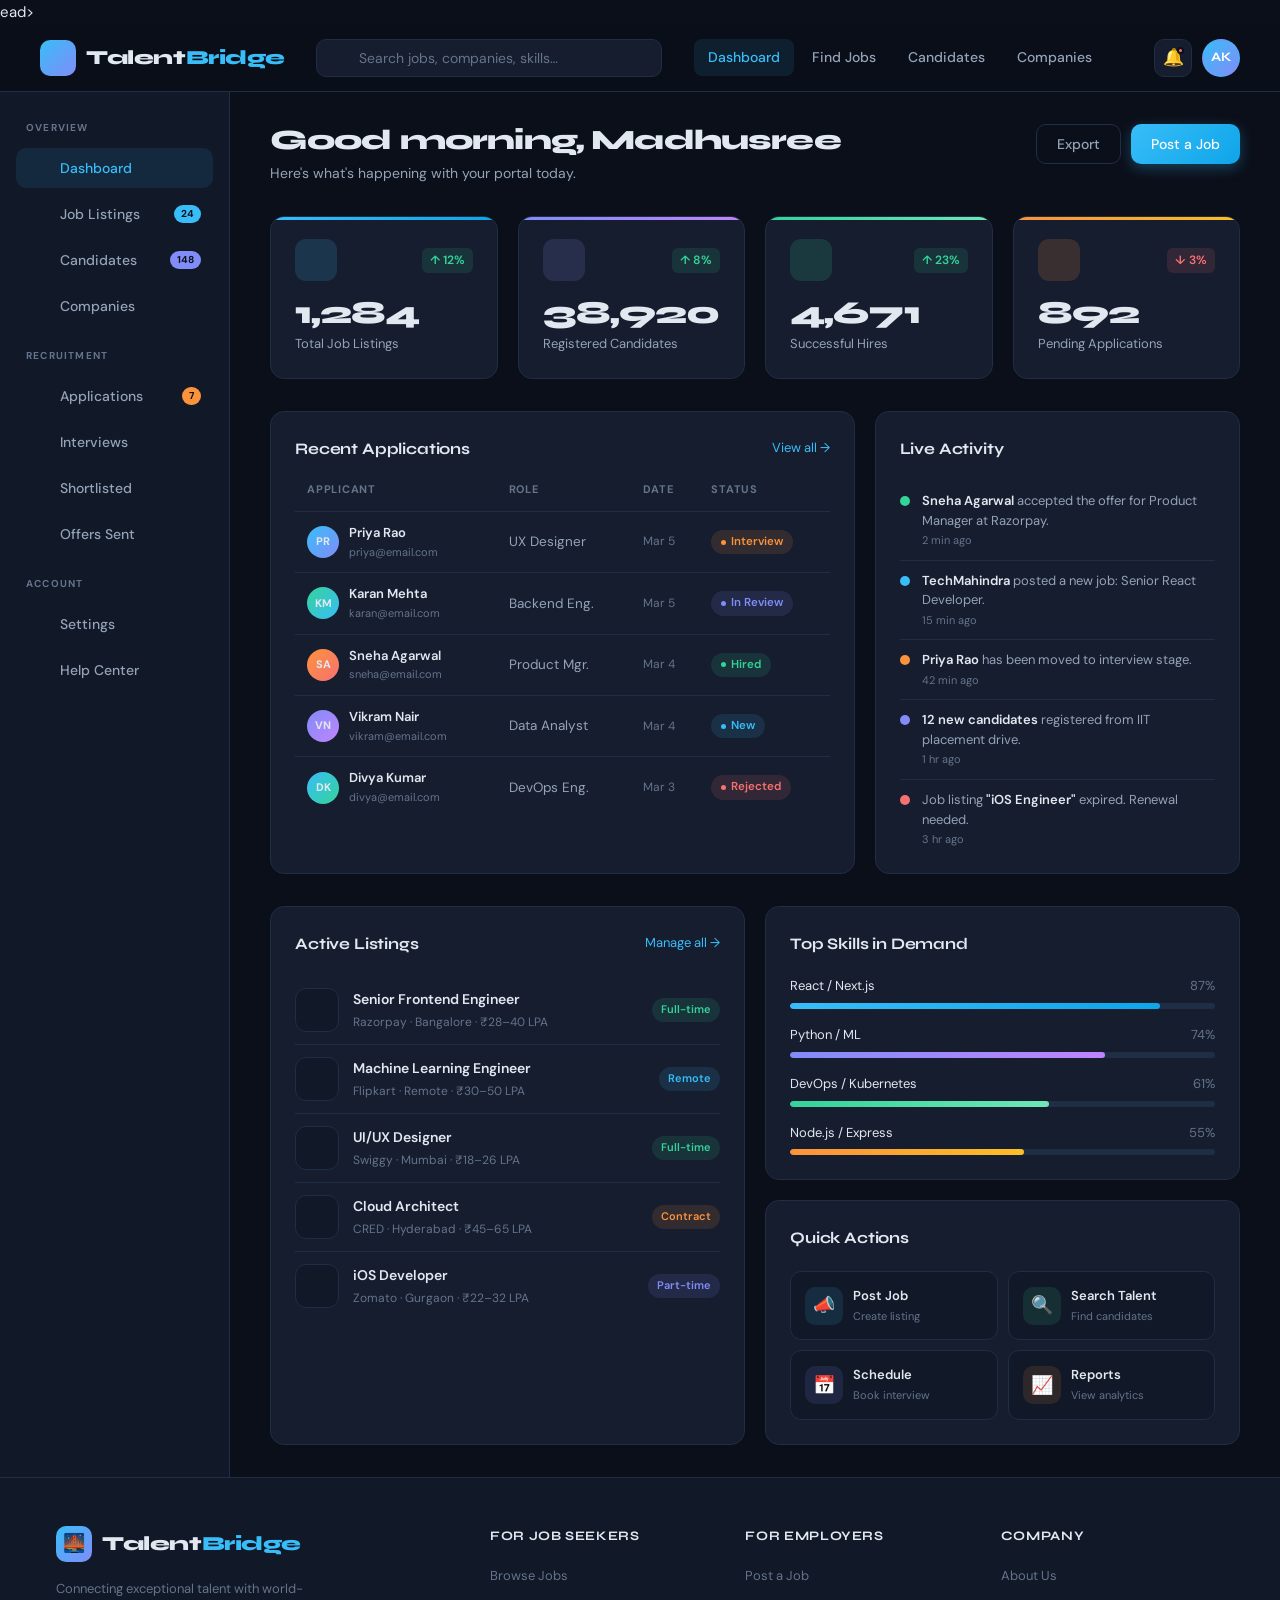
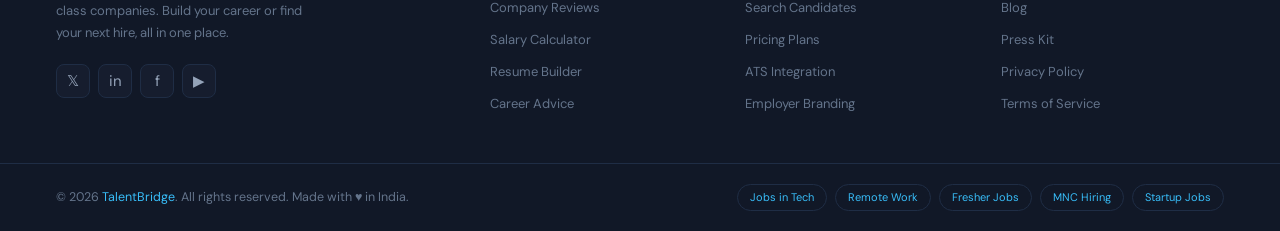
<file: Dashboard.html>
<!DOCTYPE html>
<html lang="en">
<head>
  <meta charset="UTF-8" />
  <meta name="viewport" content="width=device-width, initial-scale=1.0"/>
  <title>TalentBridge — Job Portal Dashboard</title>
  <link href="https://fonts.googleapis.com/css2?family=Syne:wght@400;500;600;700;800&family=DM+Sans:ital,opsz,wght@0,9..40,300;0,9..40,400;0,9..40,500;1,9..40,300&display=swap" rel="stylesheet">
  <link rel="stylesheet" href="css/dashboard.css">ead>
  
    
  
</head>
<body>

  <!-- ════════════════════════════════
       HEADER
  ════════════════════════════════ -->
  <header>
    <a href="#" class="logo">
      <div class="logo-icon"></div>
      <span class="logo-name">Talent<span>Bridge</span></span>
    </a>

    <div class="header-search">
      <span class="search-ico"></span>
      <input type="text" placeholder="Search jobs, companies, skills…" />
    </div>

    <nav>
      <a href="index.html" class="active">Dashboard</a>
      <a href="findjobs.html">Find Jobs</a>
      <a href="candidate.html">Candidates</a>
      <a href="companydashboard.html">Companies</a>
  
    </nav>

    <div class="header-actions">
      <div class="btn-notify">
        🔔
        <span class="notif-dot"></span>
      </div>
      <div class="avatar">AK</div>
    </div>
  </header>

  <!-- ════════════════════════════════
       LAYOUT
  ════════════════════════════════ -->
  <div class="layout">

    <!-- SIDEBAR -->
    <aside class="sidebar">
      <span class="sidebar-label">Overview</span>
      <a class="sidebar-item active" href="#">
        <span class="ico"></span> Dashboard
      </a>
      <a class="sidebar-item" href="#">
        <span class="ico"></span> Job Listings
        <span class="sidebar-badge">24</span>
      </a>
      <a class="sidebar-item" href="#">
        <span class="ico"></span> Candidates
        <span class="sidebar-badge purple">148</span>
      </a>
      <a class="sidebar-item" href="#">
        <span class="ico"></span> Companies
      </a>

      <span class="sidebar-label">Recruitment</span>
      <a class="sidebar-item" href="#">
        <span class="ico"></span> Applications
        <span class="sidebar-badge orange">7</span>
      </a>
      <a class="sidebar-item" href="#">
        <span class="ico"></span> Interviews
      </a>
      <a class="sidebar-item" href="#">
        <span class="ico"></span> Shortlisted
      </a>
      <a class="sidebar-item" href="#">
        <span class="ico"></span> Offers Sent
      </a>

      <span class="sidebar-label">Account</span>
      <a class="sidebar-item" href="#">
        <span class="ico"></span> Settings
      </a>
      <a class="sidebar-item" href="#">
        <span class="ico"></span> Help Center
      </a>
    </aside>

    <!-- MAIN CONTENT -->
    <main>

      <!-- Page Header -->
      <div class="page-header">
        <div>
          <h1>Good morning, Madhusree</h1>
          <p>Here's what's happening with your portal today.</p>
        </div>
        <div style="display:flex;gap:10px;">
          <button class="btn btn-outline">Export</button>
          <button class="btn btn-primary">Post a Job</button>
        </div>
      </div>

      <!-- Stat Cards -->
      <div class="stats-grid">
        <div class="stat-card blue">
          <div class="stat-top">
            <div class="stat-icon"></div>
            <span class="stat-change up">↑ 12%</span>
          </div>
          <div class="stat-val">1,284</div>
          <div class="stat-label">Total Job Listings</div>
        </div>
        <div class="stat-card purple">
          <div class="stat-top">
            <div class="stat-icon"></div>
            <span class="stat-change up">↑ 8%</span>
          </div>
          <div class="stat-val">38,920</div>
          <div class="stat-label">Registered Candidates</div>
        </div>
        <div class="stat-card green">
          <div class="stat-top">
            <div class="stat-icon"></div>
            <span class="stat-change up">↑ 23%</span>
          </div>
          <div class="stat-val">4,671</div>
          <div class="stat-label">Successful Hires</div>
        </div>
        <div class="stat-card orange">
          <div class="stat-top">
            <div class="stat-icon"></div>
            <span class="stat-change down">↓ 3%</span>
          </div>
          <div class="stat-val">892</div>
          <div class="stat-label">Pending Applications</div>
        </div>
      </div>

      <!-- Two Column: Jobs + Applications -->
      <div class="three-col">

        <!-- Recent Applications -->
        <div class="card">
          <div class="card-header">
            <span class="card-title">Recent Applications</span>
            <a href="#" class="card-link">View all →</a>
          </div>
          <table class="app-table">
            <thead>
              <tr>
                <th>Applicant</th>
                <th>Role</th>
                <th>Date</th>
                <th>Status</th>
              </tr>
            </thead>
            <tbody>
              <tr>
                <td><div class="applicant-cell"><div class="mini-avatar" style="background:linear-gradient(135deg,#38bdf8,#818cf8)">PR</div><div><div style="font-weight:600;font-size:13px">Priya Rao</div><div style="font-size:11px;color:var(--muted)">priya@email.com</div></div></div></td>
                <td style="color:var(--soft)">UX Designer</td>
                <td style="color:var(--muted);font-size:12px">Mar 5</td>
                <td><span class="status-pill pill-interview">Interview</span></td>
              </tr>
              <tr>
                <td><div class="applicant-cell"><div class="mini-avatar" style="background:linear-gradient(135deg,#34d399,#38bdf8)">KM</div><div><div style="font-weight:600;font-size:13px">Karan Mehta</div><div style="font-size:11px;color:var(--muted)">karan@email.com</div></div></div></td>
                <td style="color:var(--soft)">Backend Eng.</td>
                <td style="color:var(--muted);font-size:12px">Mar 5</td>
                <td><span class="status-pill pill-review">In Review</span></td>
              </tr>
              <tr>
                <td><div class="applicant-cell"><div class="mini-avatar" style="background:linear-gradient(135deg,#fb923c,#f87171)">SA</div><div><div style="font-weight:600;font-size:13px">Sneha Agarwal</div><div style="font-size:11px;color:var(--muted)">sneha@email.com</div></div></div></td>
                <td style="color:var(--soft)">Product Mgr.</td>
                <td style="color:var(--muted);font-size:12px">Mar 4</td>
                <td><span class="status-pill pill-hired">Hired</span></td>
              </tr>
              <tr>
                <td><div class="applicant-cell"><div class="mini-avatar" style="background:linear-gradient(135deg,#818cf8,#c084fc)">VN</div><div><div style="font-weight:600;font-size:13px">Vikram Nair</div><div style="font-size:11px;color:var(--muted)">vikram@email.com</div></div></div></td>
                <td style="color:var(--soft)">Data Analyst</td>
                <td style="color:var(--muted);font-size:12px">Mar 4</td>
                <td><span class="status-pill pill-new">New</span></td>
              </tr>
              <tr>
                <td><div class="applicant-cell"><div class="mini-avatar" style="background:linear-gradient(135deg,#38bdf8,#34d399)">DK</div><div><div style="font-weight:600;font-size:13px">Divya Kumar</div><div style="font-size:11px;color:var(--muted)">divya@email.com</div></div></div></td>
                <td style="color:var(--soft)">DevOps Eng.</td>
                <td style="color:var(--muted);font-size:12px">Mar 3</td>
                <td><span class="status-pill pill-rejected">Rejected</span></td>
              </tr>
            </tbody>
          </table>
        </div>

        <!-- Activity Feed -->
        <div class="card">
          <div class="card-header">
            <span class="card-title">Live Activity</span>
          </div>
          <div class="activity-item">
            <div class="activity-dot" style="background:var(--success)"></div>
            <div>
              <div class="activity-text"><strong>Sneha Agarwal</strong> accepted the offer for Product Manager at Razorpay.</div>
              <div class="activity-time">2 min ago</div>
            </div>
          </div>
          <div class="activity-item">
            <div class="activity-dot" style="background:var(--accent)"></div>
            <div>
              <div class="activity-text"><strong>TechMahindra</strong> posted a new job: Senior React Developer.</div>
              <div class="activity-time">15 min ago</div>
            </div>
          </div>
          <div class="activity-item">
            <div class="activity-dot" style="background:var(--warn)"></div>
            <div>
              <div class="activity-text"><strong>Priya Rao</strong> has been moved to interview stage.</div>
              <div class="activity-time">42 min ago</div>
            </div>
          </div>
          <div class="activity-item">
            <div class="activity-dot" style="background:var(--accent2)"></div>
            <div>
              <div class="activity-text"><strong>12 new candidates</strong> registered from IIT placement drive.</div>
              <div class="activity-time">1 hr ago</div>
            </div>
          </div>
          <div class="activity-item">
            <div class="activity-dot" style="background:var(--danger)"></div>
            <div>
              <div class="activity-text">Job listing <strong>"iOS Engineer"</strong> expired. Renewal needed.</div>
              <div class="activity-time">3 hr ago</div>
            </div>
          </div>
        </div>
      </div>

      <!-- Two Column: Jobs + Skills -->
      <div class="two-col">

        <!-- Job Listings -->
        <div class="card">
          <div class="card-header">
            <span class="card-title">Active Listings</span>
            <a href="#" class="card-link">Manage all →</a>
          </div>
          <div class="job-item">
            <div class="job-logo"></div>
            <div class="job-info">
              <div class="job-title">Senior Frontend Engineer</div>
              <div class="job-meta">Razorpay · Bangalore · ₹28–40 LPA</div>
            </div>
            <span class="job-tag tag-full">Full-time</span>
          </div>
          <div class="job-item">
            <div class="job-logo"></div>
            <div class="job-info">
              <div class="job-title">Machine Learning Engineer</div>
              <div class="job-meta">Flipkart · Remote · ₹30–50 LPA</div>
            </div>
            <span class="job-tag tag-remote">Remote</span>
          </div>
          <div class="job-item">
            <div class="job-logo"></div>
            <div class="job-info">
              <div class="job-title">UI/UX Designer</div>
              <div class="job-meta">Swiggy · Mumbai · ₹18–26 LPA</div>
            </div>
            <span class="job-tag tag-full">Full-time</span>
          </div>
          <div class="job-item">
            <div class="job-logo"></div>
            <div class="job-info">
              <div class="job-title">Cloud Architect</div>
              <div class="job-meta">CRED · Hyderabad · ₹45–65 LPA</div>
            </div>
            <span class="job-tag tag-cont">Contract</span>
          </div>
          <div class="job-item">
            <div class="job-logo"></div>
            <div class="job-info">
              <div class="job-title">iOS Developer</div>
              <div class="job-meta">Zomato · Gurgaon · ₹22–32 LPA</div>
            </div>
            <span class="job-tag tag-part">Part-time</span>
          </div>
        </div>

        <!-- Top Skills & Quick Actions -->
        <div style="display:flex;flex-direction:column;gap:1.25rem;">
          <div class="card">
            <div class="card-header">
              <span class="card-title">Top Skills in Demand</span>
            </div>
            <div class="skill-row">
              <div class="skill-top"><span>React / Next.js</span><span>87%</span></div>
              <div class="skill-bar"><div class="skill-fill" style="width:87%;background:linear-gradient(90deg,var(--accent),#0ea5e9)"></div></div>
            </div>
            <div class="skill-row">
              <div class="skill-top"><span>Python / ML</span><span>74%</span></div>
              <div class="skill-bar"><div class="skill-fill" style="width:74%;background:linear-gradient(90deg,var(--accent2),#c084fc)"></div></div>
            </div>
            <div class="skill-row">
              <div class="skill-top"><span>DevOps / Kubernetes</span><span>61%</span></div>
              <div class="skill-bar"><div class="skill-fill" style="width:61%;background:linear-gradient(90deg,var(--success),#6ee7b7)"></div></div>
            </div>
            <div class="skill-row">
              <div class="skill-top"><span>Node.js / Express</span><span>55%</span></div>
              <div class="skill-bar"><div class="skill-fill" style="width:55%;background:linear-gradient(90deg,var(--warn),#fbbf24)"></div></div>
            </div>
          </div>

          <div class="card">
            <div class="card-header">
              <span class="card-title">Quick Actions</span>
            </div>
            <div class="quick-grid">
              <div class="quick-card">
                <div class="quick-ico" style="background:rgba(56,189,248,0.12)">📣</div>
                <div><div class="q-title">Post Job</div><div class="q-sub">Create listing</div></div>
              </div>
              <div class="quick-card">
                <div class="quick-ico" style="background:rgba(52,211,153,0.12)">🔍</div>
                <div><div class="q-title">Search Talent</div><div class="q-sub">Find candidates</div></div>
              </div>
              <div class="quick-card">
                <div class="quick-ico" style="background:rgba(129,140,248,0.12)">📅</div>
                <div><div class="q-title">Schedule</div><div class="q-sub">Book interview</div></div>
              </div>
              <div class="quick-card">
                <div class="quick-ico" style="background:rgba(251,146,60,0.12)">📈</div>
                <div><div class="q-title">Reports</div><div class="q-sub">View analytics</div></div>
              </div>
            </div>
          </div>
        </div>
      </div>

    </main>
  </div>

  <!-- ════════════════════════════════
       FOOTER
  ════════════════════════════════ -->
  <footer>
    <div class="footer-main">
      <div class="footer-brand">
        <a href="#" class="logo">
          <div class="logo-icon">🌉</div>
          <span class="logo-name">Talent<span>Bridge</span></span>
        </a>
        <p>Connecting exceptional talent with world-class companies. Build your career or find your next hire, all in one place.</p>
        <div class="footer-social">
          <a class="social-btn" href="#">𝕏</a>
          <a class="social-btn" href="#">in</a>
          <a class="social-btn" href="#">f</a>
          <a class="social-btn" href="#">▶</a>
        </div>
      </div>

      <div class="footer-col">
        <h4>For Job Seekers</h4>
        <ul>
          <li><a href="#">Browse Jobs</a></li>
          <li><a href="#">Company Reviews</a></li>
          <li><a href="#">Salary Calculator</a></li>
          <li><a href="#">Resume Builder</a></li>
          <li><a href="#">Career Advice</a></li>
        </ul>
      </div>

      <div class="footer-col">
        <h4>For Employers</h4>
        <ul>
          <li><a href="#">Post a Job</a></li>
          <li><a href="#">Search Candidates</a></li>
          <li><a href="#">Pricing Plans</a></li>
          <li><a href="#">ATS Integration</a></li>
          <li><a href="#">Employer Branding</a></li>
        </ul>
      </div>

      <div class="footer-col">
        <h4>Company</h4>
        <ul>
          <li><a href="#">About Us</a></li>
          <li><a href="#">Blog</a></li>
          <li><a href="#">Press Kit</a></li>
          <li><a href="#">Privacy Policy</a></li>
          <li><a href="#">Terms of Service</a></li>
        </ul>
      </div>
    </div>

    <div class="footer-bottom">
      <p>© 2026 <span>TalentBridge</span>. All rights reserved. Made with ♥ in India.</p>
      <div class="footer-tags">
        <span class="footer-tag">Jobs in Tech</span>
        <span class="footer-tag">Remote Work</span>
        <span class="footer-tag">Fresher Jobs</span>
        <span class="footer-tag">MNC Hiring</span>
        <span class="footer-tag">Startup Jobs</span>
      </div>
    </div>
  </footer>

</body>
</html>
</file>
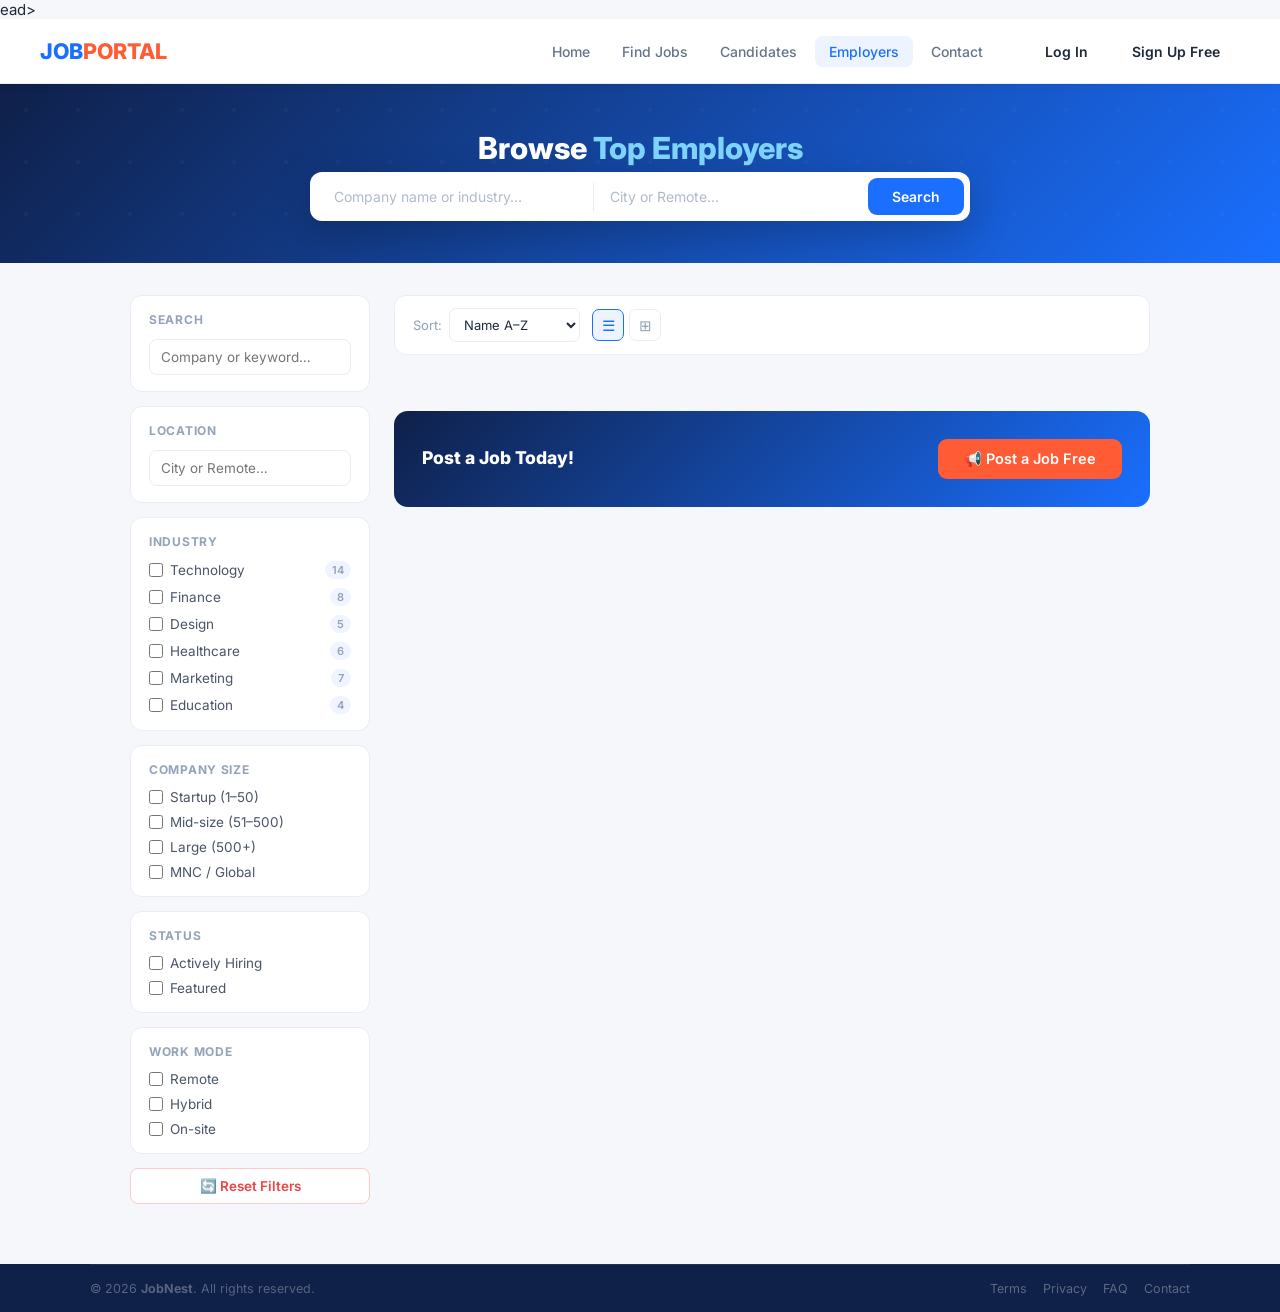
<file: Employee.html>
<!DOCTYPE html>
<html lang="en">
<head>
<meta charset="UTF-8"/>
<meta name="viewport" content="width=device-width, initial-scale=1.0"/>
<title>JOB PPRTAL — Browse Employers</title>
<link href="https://fonts.googleapis.com/css2?family=Inter:wght@400;500;600;700;800&display=swap" rel="stylesheet"/>
<link rel="stylesheet" href="css/employee.css">ead>


</head>
<body>

<!-- NAV -->
<nav>
  <a href="#" class="logo">JOB<span>PORTAL</span></a>
  <div class="nav-links">
    <a href="index.html">Home</a>
    <a href="findjobs.html">Find Jobs</a>
    <a href="candidate.html">Candidates</a>
    <a href="Employee.html" class="on">Employers</a>
    <a href="contact.html">Contact</a>
  </div>

   <div class="nav-actions">
    <a href="login.html" class="btn btn-outline" style="border-color:var(--primary);background:var(--primary-light)">Log In</a>
    <a href="signup.html" class="btn btn-primary">Sign Up Free</a>
  </div>
</nav>

<!-- HERO -->
<div class="hero">
  <div class="hero-inner">
    <h1>Browse <span>Top Employers</span></h1>
    <div class="search-bar">
      <div class="sb-f">
        <span class="sb-ico"></span>
        <input type="text" id="heroKw" placeholder="Company name or industry…"/>
      </div>
      <div class="sb-div"></div>
      <div class="sb-f">
        <span class="sb-ico"></span>
        <input type="text" id="heroLoc" placeholder="City or Remote…"/>
      </div>
      <button class="btn btn-blue" onclick="heroSearch()">Search</button>
    </div>
    
  </div>
</div>

<!-- LAYOUT -->
<div class="wrap">

  <!-- SIDEBAR -->
  <aside class="sidebar">

    <div class="fbox">
      <h4> Search</h4>
      <input type="text" id="fKw" placeholder="Company or keyword…" oninput="applyFilters()"/>
    </div>

    <div class="fbox">
      <h4> Location</h4>
      <input type="text" id="fLoc" placeholder="City or Remote…" oninput="applyFilters()"/>
    </div>

    <div class="fbox">
      <h4> Industry</h4>
      <div class="cklist">
        <div class="ck"><label><input type="checkbox" value="Technology" onchange="applyFilters()"> Technology</label><span class="n">14</span></div>
        <div class="ck"><label><input type="checkbox" value="Finance" onchange="applyFilters()"> Finance</label><span class="n">8</span></div>
        <div class="ck"><label><input type="checkbox" value="Design" onchange="applyFilters()"> Design</label><span class="n">5</span></div>
        <div class="ck"><label><input type="checkbox" value="Healthcare" onchange="applyFilters()"> Healthcare</label><span class="n">6</span></div>
        <div class="ck"><label><input type="checkbox" value="Marketing" onchange="applyFilters()"> Marketing</label><span class="n">7</span></div>
        <div class="ck"><label><input type="checkbox" value="Education" onchange="applyFilters()"> Education</label><span class="n">4</span></div>
      </div>
    </div>

    <div class="fbox">
      <h4> Company Size</h4>
      <div class="cklist">
        <div class="ck"><label><input type="checkbox" value="Startup" onchange="applyFilters()"> Startup (1–50)</label></div>
        <div class="ck"><label><input type="checkbox" value="Mid-size" onchange="applyFilters()"> Mid-size (51–500)</label></div>
        <div class="ck"><label><input type="checkbox" value="Large" onchange="applyFilters()"> Large (500+)</label></div>
        <div class="ck"><label><input type="checkbox" value="MNC" onchange="applyFilters()"> MNC / Global</label></div>
      </div>
    </div>

    <div class="fbox">
      <h4>Status</h4>
      <div class="cklist">
        <div class="ck"><label><input type="checkbox" value="Hiring" onchange="applyFilters()"> Actively Hiring</label></div>
        <div class="ck"><label><input type="checkbox" value="Featured" onchange="applyFilters()"> Featured</label></div>
      </div>
    </div>

    <div class="fbox">
      <h4>Work Mode</h4>
      <div class="cklist">
        <div class="ck"><label><input type="checkbox" value="Remote" onchange="applyFilters()"> Remote</label></div>
        <div class="ck"><label><input type="checkbox" value="Hybrid" onchange="applyFilters()"> Hybrid</label></div>
        <div class="ck"><label><input type="checkbox" value="On-site" onchange="applyFilters()"> On-site</label></div>
      </div>
    </div>

    <button class="reset-btn" onclick="resetAll()">🔄 Reset Filters</button>
  </aside>

  <!-- MAIN -->
  <div>
    <div class="toolbar">
      <div class="sort-wrap">
        <label>Sort:</label>
        <select id="sortSel" onchange="applyFilters()">
          <option value="name">Name A–Z</option>
          <option value="jobs">Most Jobs</option>
          <option value="size">Company Size</option>
        </select>
      </div>
      <div class="vt-wrap">
        <button class="vt on" id="listVt" onclick="setView('list')" title="List">☰</button>
        <button class="vt" id="gridVt" onclick="setView('grid')" title="Grid">⊞</button>
      </div>
    </div>

    <div id="cardsList" class="cards-wrap"></div>
    <div id="pag" class="pag"></div>

    <!-- Post Job CTA -->
    <div class="post-cta">
      <div class="post-cta-text">
        <h3>Post a Job Today!</h3>
      </div>
      <button class="btn btn-accent" onclick="toast('🚀','Redirecting to Post a Job…')">📢 Post a Job Free</button>
    </div>
  </div>
</div>

<!-- MODAL -->
<div class="overlay" id="modal">
  <div class="modal">
    <div class="m-head">
      <div class="m-logo" id="mLogo"></div>
      <div class="m-head-info">
        <h2 id="mName"></h2>
        <p id="mIndustry"></p>
        <div class="m-loc" id="mLoc"></div>
        <div class="m-hiring" id="mHiring"></div>
      </div>
      <button class="m-close" onclick="closeModal()">✕</button>
    </div>
    <div class="m-body">
      <div class="m-sec">
        <h4>Company Overview</h4>
        <div class="m-grid">
          <div class="m-info"><div class="lbl"> Company Size</div><div class="val" id="mSize"></div></div>
          <div class="m-info"><div class="lbl">Founded</div><div class="val" id="mFounded"></div></div>
          <div class="m-info"><div class="lbl"> Work Mode</div><div class="val" id="mMode"></div></div>
          <div class="m-info"><div class="lbl"> Website</div><div class="val" id="mWeb"></div></div>
        </div>
      </div>
      <div class="m-sec">
        <h4>About Company</h4>
        <p class="m-about" id="mAbout"></p>
      </div>
      <div class="m-sec">
        <h4>Open Positions (<span id="mJobCount"></span>)</h4>
        <div id="mJobs"></div>
      </div>
      <div class="m-footer">
        <button class="m-apply" onclick="toast('Viewing all jobs…');closeModal()">💼 View All Jobs</button>
        <button class="m-follow" onclick="toast('Following '+document.getElementById('mName').textContent+'!');closeModal()">🔔 Follow</button>
        <button class="m-share" onclick="toast('Link copied!')">🔗</button>
      </div>
    </div>
  </div>
</div>

<!-- TOAST -->
<div class="toast" id="toastEl"><span id="tIco">✅</span>&nbsp;<span id="tMsg">Done!</span></div>

<!-- FOOTER -->
<footer>
 
  <div class="f-bottom">
    <p>© 2026 <b>JobNest</b>. All rights reserved.</p>
    <div class="f-blinks">
      <a href="#">Terms</a><a href="#">Privacy</a><a href="#">FAQ</a><a href="#">Contact</a>
    </div>
  </div>
</footer>


<script src="js/script.js"></script>
</body>
</html>
</file>
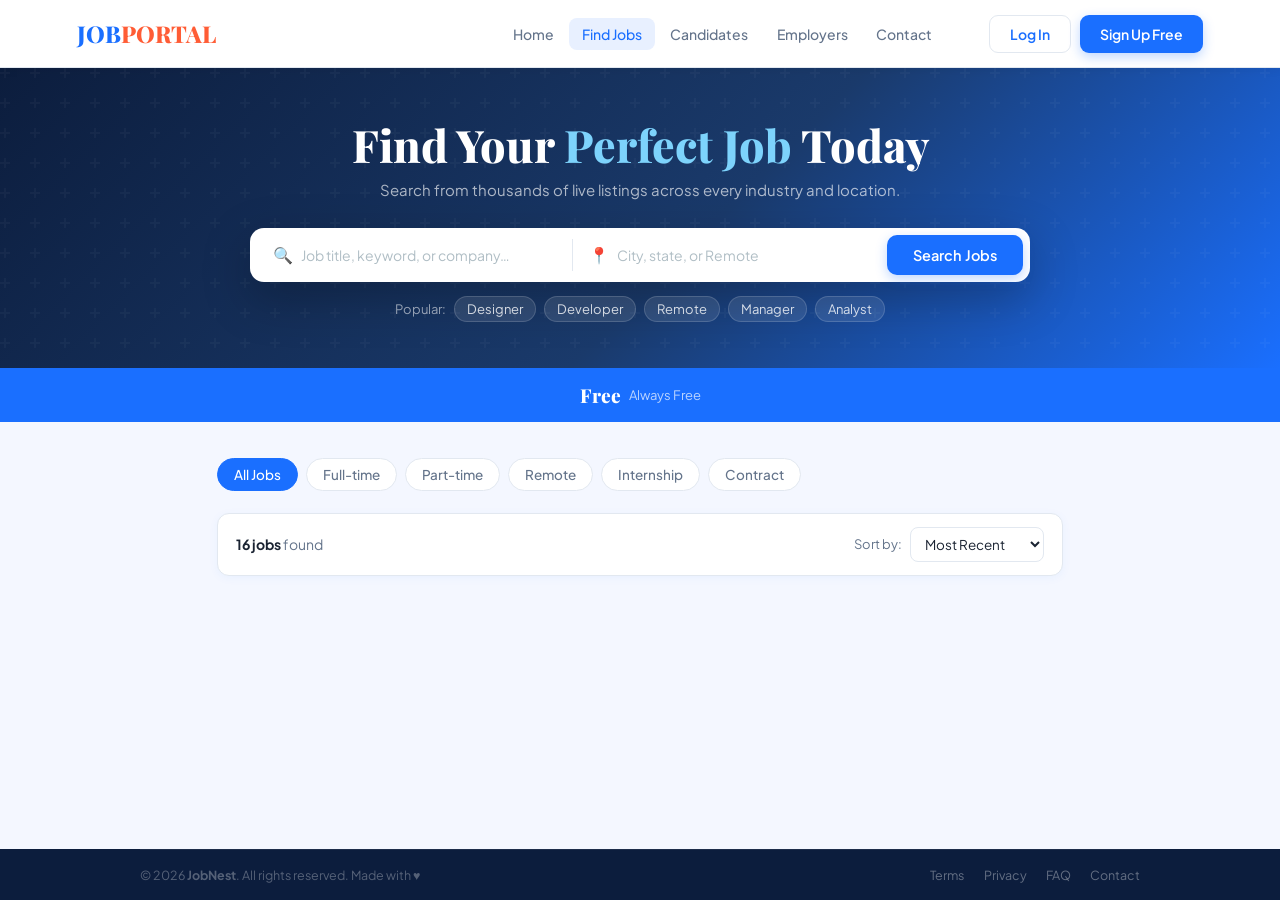
<file: findjobs.html>
<!DOCTYPE html>
<html lang="en">
<head>
<meta charset="UTF-8"/>
<meta name="viewport" content="width=device-width, initial-scale=1.0"/>
<title>JOB PORTAL — Find Jobs</title>
<link href="https://fonts.googleapis.com/css2?family=Playfair+Display:wght@700;800&family=Plus+Jakarta+Sans:wght@400;500;600;700&display=swap" rel="stylesheet"/>

<link rel="stylesheet" href="css/findjob.css">
</head>
<body>

<!-- NAV -->
<nav>
  <a href="#" class="logo">JOB<span>PORTAL</span></a>
  <div class="nav-links">
    <a href="index.html">Home</a>
    <a href="findjobs.html" class="active">Find Jobs</a>
    <a href="candidate.html">Candidates</a>
    <a href="Employee.html">Employers</a>
   
    <a href="contact.html">Contact</a>
  </div>
  <div class="nav-ctas">
    <a href="login.html" class="btn btn-ghost">Log In</a>
    <a href="signup.html" class="btn btn-solid">Sign Up Free</a>
  </div>
</nav>

<!-- HERO -->
<div class="hero">
  <div class="hero-inner">
    <h1>Find Your <em>Perfect Job</em> Today</h1>
    <p>Search from thousands of live listings across every industry and location.</p>
    <div class="search-bar">
      <div class="sf">
        <span class="sf-ico">🔍</span>
        <input type="text" id="kw" placeholder="Job title, keyword, or company…"/>
      </div>
      <div class="sdiv"></div>
      <div class="sf">
        <span class="sf-ico">📍</span>
        <input type="text" id="loc" placeholder="City, state, or Remote"/>
      </div>
      <button class="btn btn-solid" onclick="doSearch()">Search Jobs</button>
    </div>
    <div class="popular">
      <span class="lbl">Popular:</span>
      <a onclick="quickSearch('Designer')">Designer</a>
      <a onclick="quickSearch('Developer')">Developer</a>
      <a onclick="quickSearch('Remote')">Remote</a>
      <a onclick="quickSearch('Manager')">Manager</a>
      <a onclick="quickSearch('Analyst')">Analyst</a>
    </div>
  </div>
</div>

<!-- STATS -->
<div class="stats-strip">
  <div class="stats-inner">

    <div class="stat-pill"><span class="sv">Free</span><span class="sl">Always Free</span></div>
  </div>
</div>

<!-- MAIN -->
<div class="main">

  <!-- Filter Chips -->
  <div class="filter-chips">
    <span class="chip active" onclick="setType(this,'All')">All Jobs</span>
    <span class="chip" onclick="setType(this,'Full-time')">Full-time</span>
    <span class="chip" onclick="setType(this,'Part-time')">Part-time</span>
    <span class="chip" onclick="setType(this,'Remote')">Remote</span>
    <span class="chip" onclick="setType(this,'Internship')">Internship</span>
    <span class="chip" onclick="setType(this,'Contract')">Contract</span>
  </div>

  <!-- Toolbar -->
  <div class="toolbar">
    <span class="res-txt" id="resTxt"><strong>16 jobs</strong> found</span>
    <div class="sort-row">
      <label>Sort by:</label>
      <select id="sortSel" onchange="render()">
        <option value="recent">Most Recent</option>
        <option value="salary">Highest Salary</option>
        <option value="az">Title A–Z</option>
      </select>
    </div>
  </div>

  <!-- Jobs -->
  <div class="jobs-list" id="jobsList"></div>

  <!-- Pagination -->
  <div class="pagi" id="pagi"></div>
</div>

<!-- APPLY MODAL -->
<div class="overlay" id="modal">
  <div class="modal">
    <div class="m-head">
      <h2 id="mTitle">Apply for Job</h2>
      <p id="mSub">Company · Location</p>
      <button class="m-close" onclick="closeModal()">✕</button>
    </div>
    <div class="m-body">
      <div class="m-row">
        <div class="m-f"><label>Full Name *</label><input id="aName" type="text" placeholder="John Doe"/></div>
        <div class="m-f"><label>Email *</label><input id="aEmail" type="email" placeholder="you@email.com"/></div>
      </div>
      <div class="m-row">
        <div class="m-f"><label>Phone</label><input type="tel" placeholder="+91 98765 43210"/></div>
        <div class="m-f"><label>LinkedIn</label><input type="url" placeholder="linkedin.com/in/…"/></div>
      </div>
      <div class="m-row">
        <div class="m-f" style="flex:1 1 100%"><label>Cover Letter</label><textarea rows="3" placeholder="Why are you a great fit for this role?"></textarea></div>
      </div>
      <div class="m-upload">
        <div class="u-i">📄</div>
        <p>Click to upload your Resume / CV</p>
        <small>PDF, DOC, DOCX — max 5MB</small>
      </div>
      <div class="m-foot">
        <button class="m-cancel" onclick="closeModal()">Cancel</button>
        <button class="m-submit" onclick="submitApp()">Submit Application →</button>
      </div>
    </div>
  </div>
</div>

<!-- TOAST -->
<div class="toast" id="toast">
  <span id="tIco">✅</span><span id="tMsg">Done!</span>
</div>

<!-- FOOTER -->
<footer>
 
  <div class="foot-bottom">
    <p>© 2026 <strong>JobNest</strong>. All rights reserved. Made with ♥</p>
    <div class="fbl">
      <a href="#">Terms</a><a href="#">Privacy</a><a href="#">FAQ</a><a href="#">Contact</a>
    </div>
  </div>
</footer>

<script src="js/script.js"></script>
</body>
</html>
</file>
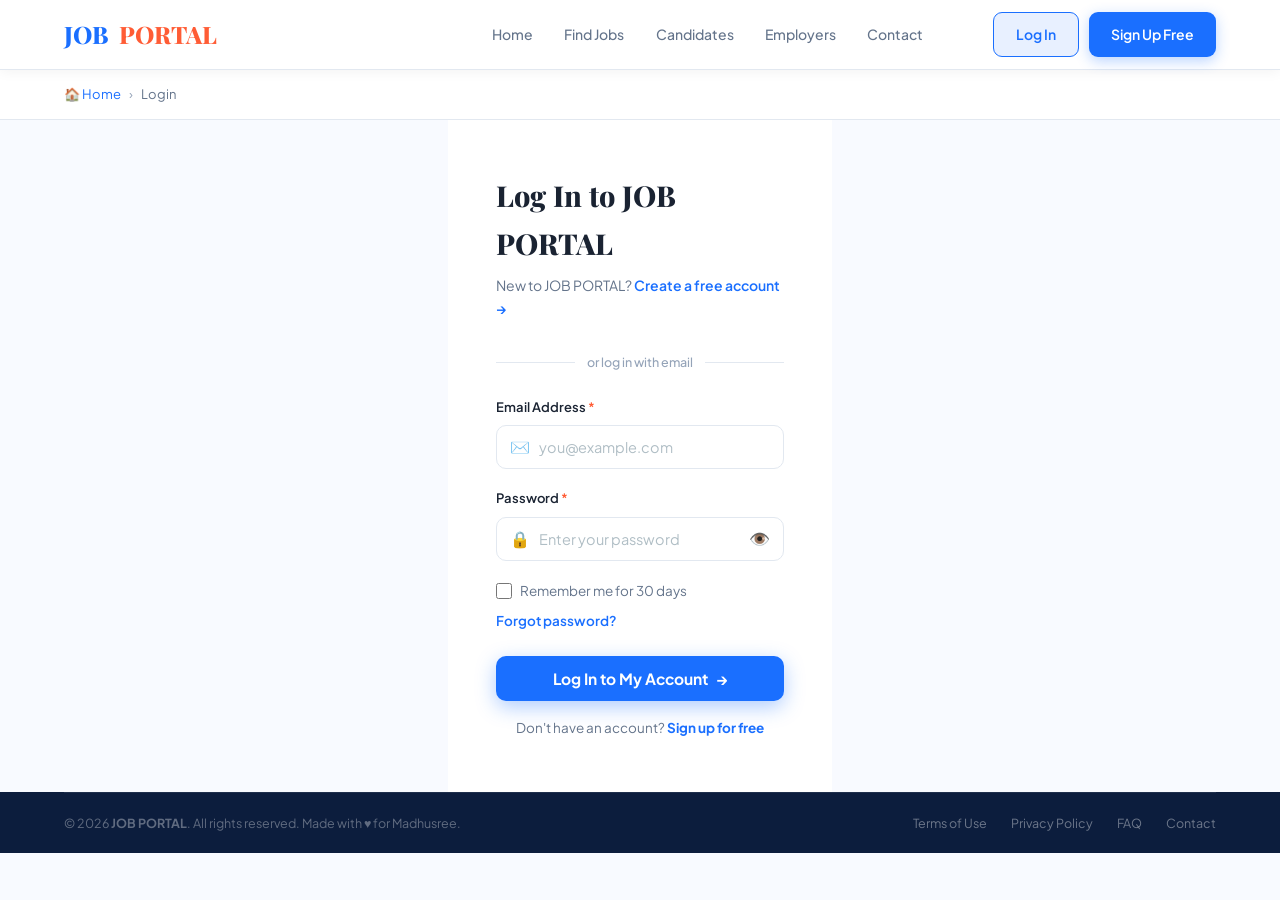
<file: login.html>
<!DOCTYPE html>
<html lang="en">
<head>
<meta charset="UTF-8"/>
<meta name="viewport" content="width=device-width, initial-scale=1.0"/>
<title>JOB PORTAL — Log In to Your Account</title>
<link href="https://fonts.googleapis.com/css2?family=Playfair+Display:wght@700;800&family=Plus+Jakarta+Sans:wght@300;400;500;600;700&display=swap" rel="stylesheet"/>
<link rel="stylesheet" href="css/login.css">

</head>
<body>

<!-- ════ NAVBAR ════ -->
<nav>
  <a href="jobnest-homepage.html" class="nav-logo">JOB<span class="dot">PORTAL</span></a>
  <div class="nav-links">
    <a href="index.html">Home</a>
    <a href="findjobs.html">Find Jobs</a>
    <a href="candidate.html">Candidates</a>
    <a href="Employee.html">Employers</a>
    <a href="contact.html">Contact</a>
  </div>
  <div class="nav-actions">
    <a href="login.html" class="btn btn-outline" style="border-color:var(--primary);background:var(--primary-light)">Log In</a>
    <a href="signup.html" class="btn btn-primary">Sign Up Free</a>
  </div>
</nav>

<!-- ════ BREADCRUMB ════ -->
<div class="breadcrumb">
  <div class="breadcrumb-inner">
    <a href="#">🏠 Home</a>
    <span class="sep">›</span>
    <span class="current">Login</span>
  </div>
</div>



    <!-- RIGHT PANEL -->
    <div class="login-panel-right">

      <div id="loginForm">
        <div class="rp-header">
          <h2>Log In to JOB PORTAL</h2>
          <p>New to JOB PORTAL? <a href="#">Create a free account →</a></p>
        </div>



        <div class="divider"><span>or log in with email</span></div>

        <!-- Form -->
        <form id="loginFormEl" novalidate onsubmit="handleLogin(event)">
          <div class="form-group"> 
            <label for="email">Email Address <span class="req">*</span></label>
            <div class="input-wrap" id="emailWrap">
              <span class="input-ico">✉️</span>
              <input type="email" id="email" placeholder="you@example.com"
                oninput="validateEmail(this)" autocomplete="email"/>
            </div>
            <div class="input-error" id="emailError">Please enter a valid email address.</div>
          </div>

          <div class="form-group">
            <label for="password">Password <span class="req">*</span></label>
            <div class="input-wrap" id="passWrap" style="position:relative">
              <span class="input-ico">🔒</span>
              <input type="password" id="password" placeholder="Enter your password"
                oninput="validatePass(this)" autocomplete="current-password"/>
              <button type="button" class="pass-toggle" id="passToggle" onclick="togglePass()" title="Show/hide password">👁️</button>
            </div>
            <div class="input-error" id="passError">Password must be at least 6 characters.</div>
          </div>

          <div class="form-row">
            <label class="checkbox-wrap">
              <input type="checkbox" id="remember"/>
              <span>Remember me for 30 days</span>
            </label>
            <a href="#" class="forgot-link">Forgot password?</a>
          </div>

          <button type="submit" class="btn-login" id="loginBtn">
            <div class="spinner" id="loginSpinner"></div>
            <span id="loginBtnText">Log In to My Account</span>
            <span id="loginArrow">→</span>
          </button>
        </form>

        <div class="rp-or-register">
          Don't have an account? <a href="#">Sign up for free</a>
        </div>
      </div>

      <!-- Success state -->
      <div class="login-success" id="loginSuccess">
        <div class="success-ico">🎉</div>
        <div class="success-msg">
          <h3>Welcome back!</h3>
          <p>You've successfully logged in.<br>Redirecting you to your dashboard…</p>
        </div>
      </div>

    </div>
  </div>
</main>

<!-- ════ FOOTER ════ -->
<footer>


  <div class="footer-bottom">
    <p>© 2026 <strong>JOB PORTAL</strong>. All rights reserved. Made with ♥ for Madhusree.</p>
    <div class="footer-btm-links">
      <a href="#">Terms of Use</a>
      <a href="#">Privacy Policy</a>
      <a href="#">FAQ</a>
      <a href="#">Contact</a>
    </div>
  </div>
</footer>

<script src="js/script.js"></script>
</body>
</html>
</file>
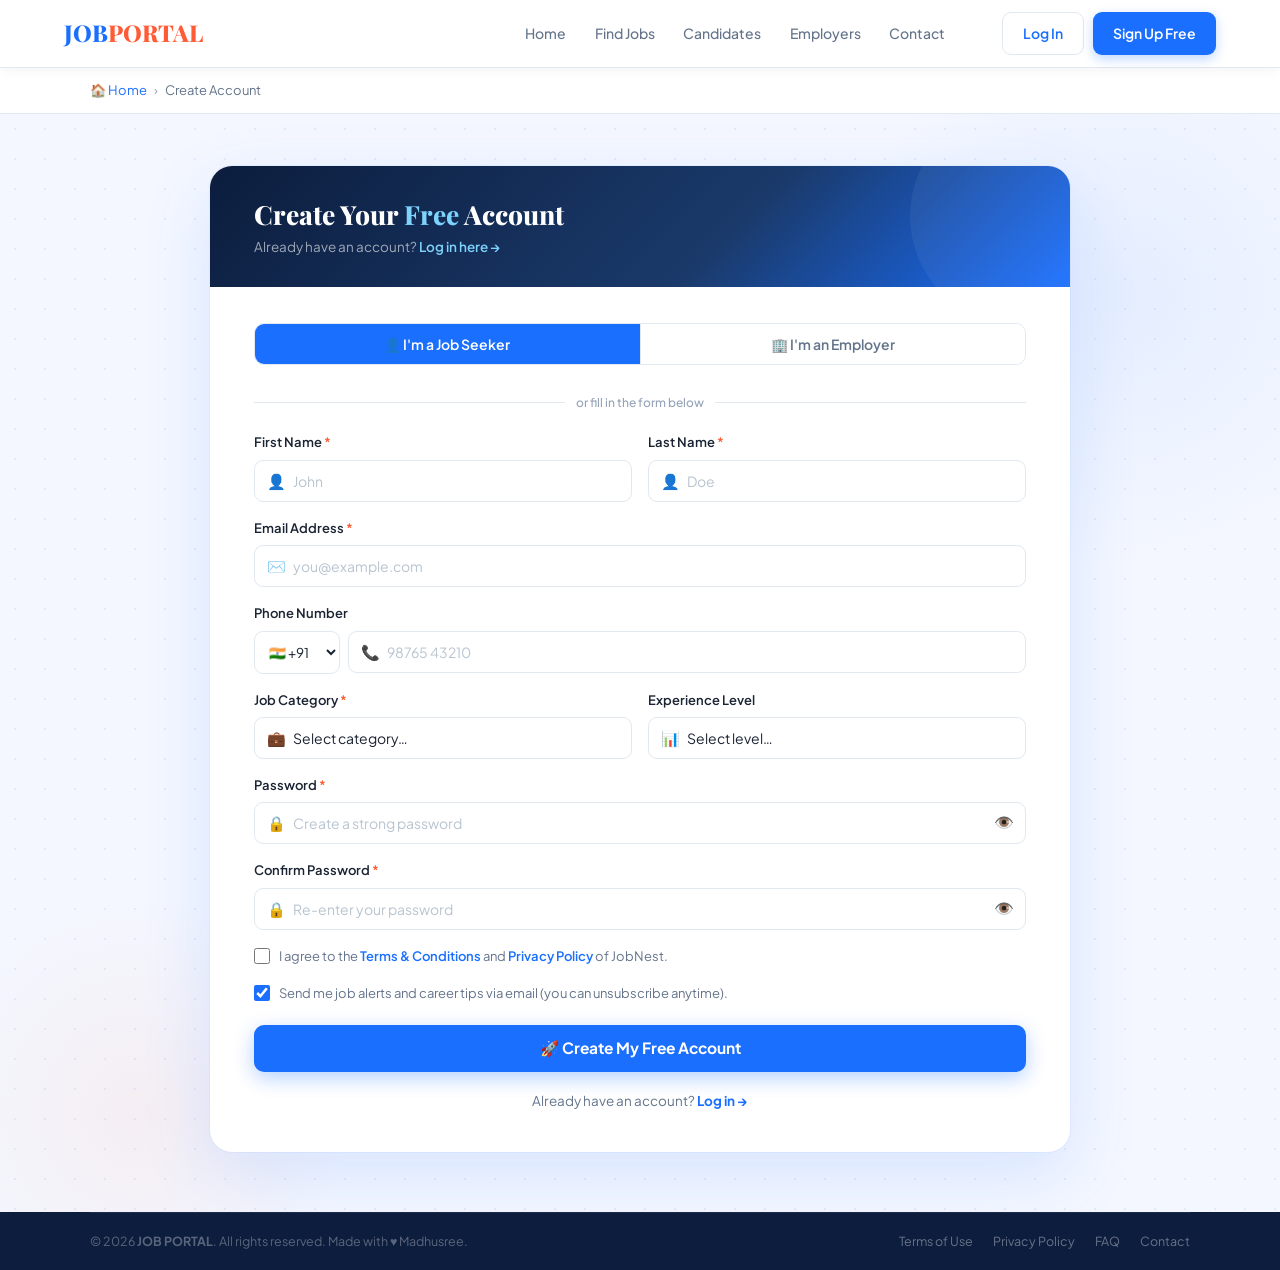
<file: signup.html>
<!DOCTYPE html>
<html lang="en">
<head>
<meta charset="UTF-8"/>
<meta name="viewport" content="width=device-width, initial-scale=1.0"/>
<title>JOB PORTAL — Create Your Free Account</title>
<link href="https://fonts.googleapis.com/css2?family=Playfair+Display:wght@700;800&family=Plus+Jakarta+Sans:wght@300;400;500;600;700&display=swap" rel="stylesheet"/>

<link rel="stylesheet" href="css/signup.css">
</head>
<body>

<!-- ══ NAVBAR ══ -->
<nav>
  <a href="#" class="logo">JOB<span>PORTAL</span></a>
  <div class="nav-links">
    <a href="index.html">Home</a>
    <a href="findjobs.html">Find Jobs</a>
    <a href="candidate.html">Candidates</a>
    <a href="Employee.html">Employers</a>
    <a href="contact.html">Contact</a>
  </div>
  <div class="nav-ctas">
    <a href="login.html" class="btn btn-ghost">Log In</a>
    <a href="signup.html" class="btn btn-solid">Sign Up Free</a>
  </div>
</nav>

<!-- ══ BREADCRUMB ══ -->
<div class="breadcrumb">
  <div class="bc-inner">
    <a href="#">🏠 Home</a>
    <span class="bc-sep">›</span>
    <span class="bc-cur">Create Account</span>
  </div>
</div>

<!-- ══ MAIN ══ -->
<main>
  <div class="bg-dots"></div>
  <div class="bg-blob1"></div>
  <div class="bg-blob2"></div>

  <div class="card">

    <!-- Card Header -->
    <div class="card-top">
      <div class="card-top-text">
        <h2>Create Your <em>Free</em> Account</h2>
        <p>Already have an account? <a href="#">Log in here →</a></p>
      </div>
      
    </div>

    <!-- Card Body -->
    <div class="card-body">

      <!-- Role Tabs -->
      <div class="tabs">
        <button class="tab active" onclick="switchTab(this,'candidate')">👤 I'm a Job Seeker</button>
        <button class="tab" onclick="switchTab(this,'employer')">🏢 I'm an Employer</button>
      </div>

      <!-- Success Screen (hidden) -->
      <div class="success-screen" id="successScreen">
        <div class="s-ico">🎉</div>
        <h3>Account Created!</h3>
        <p>Welcome to JOB PORTAL! Your free account is ready.<br>Start exploring thousands of opportunities today.</p>
        <div class="s-chips">
          <span class="s-chip chip-green">✓ Email Verified</span>
          <span class="s-chip chip-blue">✓ Profile Created</span>
          <span class="s-chip chip-org">✓ Jobs Matched</span>
        </div>
        <a href="#" class="s-btn">Go to Dashboard →</a>
      </div>

      <!-- Form -->
      <div id="formArea">
        
        <div class="divider"><span>or fill in the form below</span></div>

        <!-- Signup Form -->
        <form id="signupForm" novalidate onsubmit="handleSubmit(event)">
          <div class="form-grid">

            <!-- First Name -->
            <div class="fg">
              <label>First Name <span class="req">*</span></label>
              <div class="iw" id="fn-w">
                <span class="i-ico">👤</span>
                <input type="text" id="firstName" placeholder="John" oninput="vRequired('firstName','fn-w','fn-e')"/>
              </div>
              <span class="err" id="fn-e">First name is required.</span>
            </div>

            <!-- Last Name -->
            <div class="fg">
              <label>Last Name <span class="req">*</span></label>
              <div class="iw" id="ln-w">
                <span class="i-ico">👤</span>
                <input type="text" id="lastName" placeholder="Doe" oninput="vRequired('lastName','ln-w','ln-e')"/>
              </div>
              <span class="err" id="ln-e">Last name is required.</span>
            </div>

            <!-- Email -->
            <div class="fg col-span-2">
              <label>Email Address <span class="req">*</span></label>
              <div class="iw" id="em-w">
                <span class="i-ico">✉️</span>
                <input type="email" id="email" placeholder="you@example.com" oninput="vEmail()"/>
              </div>
              <span class="err" id="em-e">Please enter a valid email address.</span>
            </div>

            <!-- Phone -->
            <div class="fg col-span-2">
              <label>Phone Number</label>
              <div class="phone-wrap">
                <select class="phone-code">
                  <option>🇮🇳 +91</option>
                  <option>🇺🇸 +1</option>
                  <option>🇬🇧 +44</option>
                  <option>🇦🇺 +61</option>
                  <option>🇩🇪 +49</option>
                  <option>🇸🇬 +65</option>
                </select>
                <div class="iw phone-input">
                  <span class="i-ico">📞</span>
                  <input type="tel" id="phone" placeholder="98765 43210"/>
                </div>
              </div>
            </div>

            <!-- Role (job seeker) -->
            <div class="fg" id="roleField">
              <label>Job Category <span class="req">*</span></label>
              <div class="iw" id="cat-w">
                <span class="i-ico">💼</span>
                <select id="category" onchange="vSelect('category','cat-w','cat-e')">
                  <option value="">Select category…</option>
                  <option>Technology & IT</option>
                  <option>Design & Creative</option>
                  <option>Business Development</option>
                  <option>Finance & Banking</option>
                  <option>Healthcare & Medical</option>
                  <option>Marketing & Sales</option>
                  <option>Restaurant Services</option>
                  <option>Other</option>
                </select>
              </div>
              <span class="err" id="cat-e">Please select a category.</span>
            </div>

            <!-- Experience / Company size -->
            <div class="fg" id="expField">
              <label>Experience Level</label>
              <div class="iw">
                <span class="i-ico">📊</span>
                <select id="experience">
                  <option value="">Select level…</option>
                  <option>Fresher (0–1 yr)</option>
                  <option>Junior (1–3 yrs)</option>
                  <option>Mid-level (3–6 yrs)</option>
                  <option>Senior (6–10 yrs)</option>
                  <option>Lead / Manager (10+ yrs)</option>
                </select>
              </div>
            </div>

            <!-- Password -->
            <div class="fg col-span-2">
              <label>Password <span class="req">*</span></label>
              <div class="iw" id="pw-w" style="position:relative">
                <span class="i-ico">🔒</span>
                <input type="password" id="password" placeholder="Create a strong password" oninput="vPassword()"/>
                <button type="button" class="pw-toggle" id="pwToggle" onclick="togglePw('password','pwToggle')">👁️</button>
              </div>
              <div class="pw-strength" id="pwStrength" style="display:none">
                <div class="pw-bars">
                  <div class="pw-bar" id="bar1"></div>
                  <div class="pw-bar" id="bar2"></div>
                  <div class="pw-bar" id="bar3"></div>
                  <div class="pw-bar" id="bar4"></div>
                </div>
                <div class="pw-label" id="pwLabel">Password strength</div>
              </div>
              <span class="err" id="pw-e">Password must be at least 8 characters.</span>
            </div>

            <!-- Confirm Password -->
            <div class="fg col-span-2">
              <label>Confirm Password <span class="req">*</span></label>
              <div class="iw" id="cp-w" style="position:relative">
                <span class="i-ico">🔒</span>
                <input type="password" id="confirmPassword" placeholder="Re-enter your password" oninput="vConfirm()"/>
                <button type="button" class="pw-toggle" id="cpToggle" onclick="togglePw('confirmPassword','cpToggle')">👁️</button>
              </div>
              <span class="err" id="cp-e">Passwords do not match.</span>
            </div>

            <!-- Terms -->
            <label class="check-row">
              <input type="checkbox" id="terms"/>
              <span>I agree to the <a href="#">Terms & Conditions</a> and <a href="#">Privacy Policy</a> of JobNest.</span>
            </label>

            <!-- Newsletter -->
            <label class="check-row" style="grid-column:1/-1">
              <input type="checkbox" id="newsletter" checked/>
              <span>Send me job alerts and career tips via email (you can unsubscribe anytime).</span>
            </label>

            <!-- Submit -->
            <button type="submit" class="btn-submit" id="submitBtn">
              <div class="spin" id="submitSpin"></div>
              <span id="submitText">🚀 Create My Free Account</span>
            </button>
          </div>
        </form>

        <div class="login-prompt">Already have an account? <a href="#">Log in →</a></div>
      </div>

    </div><!-- /card-body -->
  </div><!-- /card -->
</main>

<!-- ══ FOOTER ══ -->
<footer>
  
  <div class="foot-bottom">
    <p>© 2026 <strong>JOB PORTAL</strong>. All rights reserved. Made with ♥ Madhusree.</p>
    <div class="foot-btm-links">
      <a href="#">Terms of Use</a>
      <a href="#">Privacy Policy</a>
      <a href="#">FAQ</a>
      <a href="#">Contact</a>
    </div>
  </div>
</footer>

<script>
  //signup
/* ── Tab Switch ── */
function switchTab(el, role){
  document.querySelectorAll('.tab').forEach(t=>t.classList.remove('active'));
  el.classList.add('active');
  const catLbl = document.querySelector('#roleField label');
  const expLbl = document.querySelector('#expField label');
  if(role === 'employer'){
    catLbl.childNodes[0].textContent = 'Industry ';
    expLbl.childNodes[0].textContent = 'Company Size ';
    document.querySelector('#category').innerHTML = `
      <option value="">Select industry…</option>
      <option>Technology</option><option>Finance</option>
      <option>Healthcare</option><option>Retail</option>
      <option>Manufacturing</option><option>Education</option><option>Other</option>`;
    document.querySelector('#experience').innerHTML = `
      <option value="">Select size…</option>
      <option>1–10 employees</option><option>11–50 employees</option>
      <option>51–200 employees</option><option>201–500 employees</option>
      <option>500+ employees</option>`;
  } else {
    catLbl.childNodes[0].textContent = 'Job Category ';
    expLbl.childNodes[0].textContent = 'Experience Level ';
    document.querySelector('#category').innerHTML = `
      <option value="">Select category…</option>
      <option>Technology & IT</option><option>Design & Creative</option>
      <option>Business Development</option><option>Finance & Banking</option>
      <option>Healthcare & Medical</option><option>Marketing & Sales</option>
      <option>Restaurant Services</option><option>Other</option>`;
    document.querySelector('#experience').innerHTML = `
      <option value="">Select level…</option>
      <option>Fresher (0–1 yr)</option><option>Junior (1–3 yrs)</option>
      <option>Mid-level (3–6 yrs)</option><option>Senior (6–10 yrs)</option>
      <option>Lead / Manager (10+ yrs)</option>`;
  }
}
</script>

</body>
</html>
</file>
<file: css/index.css>
*,*::before,*::after{box-sizing:border-box;margin:0;padding:0}
:root{
  --primary:#1a6fff;
  --primary-dark:#1457d4;
  --primary-light:#e8f0ff;
  --accent:#ff5c35;
  --green:#22c55e;
  --yellow:#f59e0b;
  --text:#1a2332;
  --muted:#64748b;
  --light:#f1f5f9;
  --border:#e2e8f0;
  --white:#ffffff;
  --font-head:'Playfair Display',serif;
  --font-body:'Plus Jakarta Sans',sans-serif;
  --r:12px;
  --shadow:0 4px 24px rgba(26,111,255,.10);
  --shadow-lg:0 12px 40px rgba(26,111,255,.18);
}
html{scroll-behavior:smooth}
body{font-family:var(--font-body);color:var(--text);background:#fff;font-size:15px;line-height:1.65;overflow-x:hidden}
a{text-decoration:none;color:inherit}
img{max-width:100%;display:block}

/* ══════════════════ NAVBAR ══════════════════ */
nav{
  position:sticky;top:0;z-index:999;
  background:#fff;
  border-bottom:1px solid var(--border);
  padding:0 5%;
  height:70px;
  display:flex;align-items:center;gap:2rem;
  box-shadow:0 2px 16px rgba(0,0,0,.06);
}
.nav-logo{
  display:flex;align-items:center;gap:10px;
  font-family:var(--font-head);font-size:1.5rem;font-weight:800;
  color:var(--primary);white-space:nowrap;
}
.nav-logo .dot{color:var(--accent)}
.nav-links{display:flex;align-items:center;gap:.25rem;margin-left:auto}
.nav-links a{
  padding:7px 14px;border-radius:8px;
  font-size:14px;font-weight:500;color:var(--muted);
  transition:all .2s;white-space:nowrap;
}
.nav-links a:hover,.nav-links a.active{color:var(--primary);background:var(--primary-light)}
.nav-actions{display:flex;gap:10px;margin-left:1.5rem;flex-shrink:0}
.btn{
  display:inline-flex;align-items:center;gap:7px;
  padding:10px 22px;border-radius:9px;font-family:var(--font-body);
  font-size:14px;font-weight:600;cursor:pointer;border:none;
  transition:all .22s;white-space:nowrap;
}
.btn-outline{background:#fff;color:var(--primary);border:1.5px solid var(--primary)}
.btn-outline:hover{background:var(--primary-light)}
.btn-primary{background:var(--primary);color:#fff;box-shadow:0 4px 14px rgba(26,111,255,.35)}
.btn-primary:hover{background:var(--primary-dark);transform:translateY(-1px);box-shadow:0 6px 20px rgba(26,111,255,.45)}
.btn-accent{background:var(--accent);color:#fff;box-shadow:0 4px 14px rgba(255,92,53,.35)}
.btn-accent:hover{transform:translateY(-1px);box-shadow:0 6px 20px rgba(255,92,53,.45)}
.btn-white{background:#fff;color:var(--primary);font-weight:700}
.btn-white:hover{background:#f0f5ff}

/* ══════════════════ HERO ══════════════════ */
.hero{
  background: linear-gradient(135deg,#0c1d3d 0%,#1a3a6b 50%,#1a6fff 100%);
  padding:90px 5% 80px;
  position:relative;overflow:hidden;
}
.hero::before{
  content:'';position:absolute;inset:0;
  background:url("data:image/svg+xml,%3Csvg width='60' height='60' viewBox='0 0 60 60' xmlns='http://www.w3.org/2000/svg'%3E%3Cg fill='none' fill-rule='evenodd'%3E%3Cg fill='%23ffffff' fill-opacity='0.03'%3E%3Cpath d='M36 34v-4h-2v4h-4v2h4v4h2v-4h4v-2h-4zm0-30V0h-2v4h-4v2h4v4h2V6h4V4h-4zM6 34v-4H4v4H0v2h4v4h2v-4h4v-2H6zM6 4V0H4v4H0v2h4v4h2V6h4V4H6z'/%3E%3C/g%3E%3C/g%3E%3C/svg%3E");
}
.hero-grid{display:grid;grid-template-columns:1fr 1fr;gap:4rem;align-items:center;max-width:1200px;margin:0 auto;position:relative;z-index:1}
.hero-tag{
  display:inline-flex;align-items:center;gap:8px;
  background:rgba(255,255,255,.12);border:1px solid rgba(255,255,255,.2);
  color:#fff;font-size:13px;font-weight:600;
  padding:6px 14px;border-radius:50px;margin-bottom:1.5rem;
  backdrop-filter:blur(8px);
}
.hero-tag span{background:var(--accent);color:#fff;padding:2px 8px;border-radius:20px;font-size:11px}
.hero h1{
  font-family:var(--font-head);
  font-size:clamp(2.4rem,4vw,3.4rem);
  font-weight:800;color:#fff;
  line-height:1.18;letter-spacing:-.02em;
  margin-bottom:1.2rem;
}
.hero h1 em{color:#7dd3fc;font-style:normal}
.hero p{color:rgba(255,255,255,.75);font-size:16px;margin-bottom:2.5rem;max-width:480px;line-height:1.7}

.hero-search{
  background:#fff;border-radius:14px;
  padding:8px 8px 8px 20px;
  display:flex;align-items:center;gap:10px;
  box-shadow:0 20px 60px rgba(0,0,0,.3);
  margin-bottom:1.5rem;
}
.search-field{flex:1;display:flex;align-items:center;gap:10px}
.search-field .ico{color:var(--muted);font-size:18px;flex-shrink:0}
.search-field input{
  flex:1;border:none;outline:none;font-family:var(--font-body);
  font-size:15px;color:var(--text);background:transparent;
}
.search-field input::placeholder{color:#aab3c2}
.search-divider{width:1px;height:36px;background:var(--border);flex-shrink:0}
.hero-search .btn{padding:12px 26px;font-size:15px}

.hero-tags{display:flex;flex-wrap:wrap;gap:8px;align-items:center}
.hero-tags .label{color:rgba(255,255,255,.6);font-size:13px}
.hero-tags a{
  background:rgba(255,255,255,.1);color:rgba(255,255,255,.85);
  font-size:13px;padding:4px 12px;border-radius:20px;border:1px solid rgba(255,255,255,.15);
  transition:all .2s;
}
.hero-tags a:hover{background:rgba(255,255,255,.22);color:#fff}

/* Hero illustration side */
.hero-visual{position:relative;display:flex;justify-content:center}
.hero-card-main{
  background:#fff;border-radius:20px;padding:28px;
  box-shadow:0 30px 80px rgba(0,0,0,.35);
  max-width:320px;width:100%;
}
.hc-company{display:flex;align-items:center;gap:12px;margin-bottom:20px}
.hc-logo{
  width:50px;height:50px;border-radius:13px;
  display:flex;align-items:center;justify-content:center;
  font-size:24px;background:var(--primary-light);
}
.hc-name{font-weight:700;font-size:15px;color:var(--text)}
.hc-loc{font-size:12px;color:var(--muted)}
.hc-role{font-family:var(--font-head);font-size:1.2rem;font-weight:700;margin-bottom:8px}
.hc-chips{display:flex;gap:7px;flex-wrap:wrap;margin-bottom:18px}
.chip{font-size:11px;font-weight:600;padding:4px 10px;border-radius:20px}
.chip-blue{background:#dbeafe;color:#1d4ed8}
.chip-green{background:#dcfce7;color:#15803d}
.chip-org{background:#ffedd5;color:#c2410c}
.hc-sal{font-size:1.4rem;font-weight:800;color:var(--primary);margin-bottom:4px}
.hc-sal span{font-size:13px;font-weight:500;color:var(--muted)}
.hc-bar{height:5px;background:#f1f5f9;border-radius:5px;margin-bottom:6px;overflow:hidden}
.hc-bar-fill{height:100%;width:68%;background:linear-gradient(90deg,var(--primary),#38bdf8);border-radius:5px}
.hc-apps{font-size:12px;color:var(--muted)}
.hc-btn{width:100%;padding:12px;border-radius:10px;background:var(--primary);color:#fff;font-weight:700;font-size:15px;border:none;cursor:pointer;margin-top:14px;transition:background .2s}
.hc-btn:hover{background:var(--primary-dark)}

.hero-float{
  position:absolute;background:#fff;border-radius:14px;
  padding:12px 16px;box-shadow:0 8px 30px rgba(0,0,0,.18);
  display:flex;align-items:center;gap:10px;white-space:nowrap;
}
.hero-float.f1{top:-10px;right:-20px}
.hero-float.f2{bottom:40px;left:-30px}
.float-ico{
  width:38px;height:38px;border-radius:10px;
  display:flex;align-items:center;justify-content:center;font-size:18px;
}
.float-val{font-size:18px;font-weight:800;color:var(--text);line-height:1}
.float-sub{font-size:11px;color:var(--muted);margin-top:1px}

/* ══════════════════ STATS BAR ══════════════════ */
.stats-bar{background:var(--primary);padding:0 5%}
.stats-inner{
  max-width:1200px;margin:0 auto;
  display:grid;grid-template-columns:repeat(4,1fr);
}
.stat-item{
  padding:28px 20px;text-align:center;
  border-right:1px solid rgba(255,255,255,.15);
  transition:background .2s;
}
.stat-item:last-child{border-right:none}
.stat-item:hover{background:rgba(255,255,255,.06)}
.stat-num{font-family:var(--font-head);font-size:2.2rem;font-weight:800;color:#fff}
.stat-lbl{font-size:13px;color:rgba(255,255,255,.7);margin-top:3px}

/* ══════════════════ SECTIONS ══════════════════ */
.section{padding:90px 5%}
.section-inner{max-width:1200px;margin:0 auto}
.section-tag{
  display:inline-block;
  background:var(--primary-light);color:var(--primary);
  font-size:12px;font-weight:700;letter-spacing:.08em;text-transform:uppercase;
  padding:5px 14px;border-radius:20px;margin-bottom:14px;
}
.section-head{text-align:center;margin-bottom:3.5rem}
.section-head h2{
  font-family:var(--font-head);font-size:clamp(1.8rem,3vw,2.5rem);
  font-weight:800;color:var(--text);margin-bottom:.75rem;line-height:1.25;
}
.section-head p{color:var(--muted);max-width:520px;margin:0 auto;font-size:15.5px}
.alt-bg{background:var(--light)}

/* ══════════════════ HOW IT WORKS ══════════════════ */
.steps-grid{display:grid;grid-template-columns:repeat(3,1fr);gap:2rem}
.step-card{
  background:#fff;border:1px solid var(--border);border-radius:16px;
  padding:2.5rem 2rem;text-align:center;
  position:relative;transition:all .25s;
}
.step-card:hover{transform:translateY(-5px);box-shadow:var(--shadow-lg);border-color:var(--primary)}
.step-num{
  position:absolute;top:-18px;left:50%;transform:translateX(-50%);
  width:36px;height:36px;border-radius:50%;
  background:var(--primary);color:#fff;
  font-weight:800;font-size:14px;
  display:flex;align-items:center;justify-content:center;
  box-shadow:0 4px 12px rgba(26,111,255,.4);
}
.step-icon{
  width:72px;height:72px;border-radius:18px;
  background:var(--primary-light);
  display:flex;align-items:center;justify-content:center;
  font-size:32px;margin:0 auto 1.4rem;
}
.step-card h3{font-size:1.05rem;font-weight:700;margin-bottom:.6rem}
.step-card p{font-size:14px;color:var(--muted);line-height:1.65}

/* ══════════════════ CATEGORIES ══════════════════ */
.cat-grid{display:grid;grid-template-columns:repeat(4,1fr);gap:1.25rem}
.cat-card{
  background:#fff;border:1.5px solid var(--border);border-radius:14px;
  padding:1.75rem 1.5rem;cursor:pointer;
  transition:all .25s;display:flex;align-items:center;gap:14px;
}
.cat-card:hover{border-color:var(--primary);background:var(--primary-light);transform:translateY(-3px);box-shadow:var(--shadow)}
.cat-icon{
  width:52px;height:52px;border-radius:13px;flex-shrink:0;
  display:flex;align-items:center;justify-content:center;font-size:24px;
  transition:background .25s;
}
.cat-card:hover .cat-icon{background:#fff}
.cat-card h4{font-size:14.5px;font-weight:700;margin-bottom:3px}
.cat-card span{font-size:12.5px;color:var(--muted)}

/* ══════════════════ ABOUT / FEATURES ══════════════════ */
.about-grid{display:grid;grid-template-columns:1fr 1fr;gap:5rem;align-items:center}
.about-imgs{position:relative;height:460px}
.about-img1{
  width:66%;border-radius:20px;
  overflow:hidden;position:absolute;bottom:0;left:0;
  box-shadow:0 20px 50px rgba(0,0,0,.15);
}
.about-img1 img,.about-img2 img{width:100%;height:100%;object-fit:cover}
.about-img2{
  width:58%;border-radius:20px;overflow:hidden;
  position:absolute;top:0;right:0;
  box-shadow:0 20px 50px rgba(0,0,0,.15);
}
.about-badge{
  position:absolute;bottom:40px;right:0;
  background:#fff;border-radius:14px;padding:14px 18px;
  box-shadow:0 8px 30px rgba(0,0,0,.14);
  display:flex;align-items:center;gap:12px;
  border:1px solid var(--border);
}
.about-badge .ico{font-size:28px}
.about-badge strong{display:block;font-size:18px;font-weight:800;color:var(--primary)}
.about-badge span{font-size:12px;color:var(--muted)}
.about-content h2{font-family:var(--font-head);font-size:2.2rem;font-weight:800;line-height:1.25;margin-bottom:1rem}
.about-content p{color:var(--muted);margin-bottom:1.75rem;font-size:15.5px;line-height:1.75}
.features-list{display:flex;flex-direction:column;gap:1rem;margin-bottom:2rem}
.feature-item{display:flex;gap:14px;align-items:flex-start}
.feature-check{
  width:36px;height:36px;border-radius:10px;background:var(--primary-light);
  display:flex;align-items:center;justify-content:center;flex-shrink:0;
  color:var(--primary);font-size:16px;margin-top:2px;
}
.feature-item h4{font-size:14.5px;font-weight:700;margin-bottom:2px}
.feature-item p{font-size:13px;color:var(--muted)}

/* ══════════════════ JOB CARDS ══════════════════ */
.jobs-grid{display:grid;grid-template-columns:repeat(2,1fr);gap:1.25rem}
.job-card{
  background:#fff;border:1.5px solid var(--border);border-radius:14px;
  padding:1.5rem;display:flex;gap:14px;
  transition:all .25s;cursor:pointer;
}
.job-card:hover{border-color:var(--primary);box-shadow:var(--shadow);transform:translateY(-2px)}
.jc-logo{
  width:56px;height:56px;border-radius:14px;flex-shrink:0;
  display:flex;align-items:center;justify-content:center;font-size:26px;
  border:1px solid var(--border);background:#fafafa;
}
.jc-body{flex:1;min-width:0}
.jc-top{display:flex;align-items:flex-start;justify-content:space-between;gap:8px;margin-bottom:6px}
.jc-title{font-size:15px;font-weight:700;color:var(--text)}
.jc-title:hover{color:var(--primary)}
.jc-type{font-size:11px;font-weight:700;padding:3px 10px;border-radius:20px;white-space:nowrap}
.type-full{background:#dcfce7;color:#15803d}
.type-part{background:#fef3c7;color:#b45309}
.type-intern{background:#dbeafe;color:#1d4ed8}
.type-remote{background:#f3e8ff;color:#7e22ce}
.jc-company{font-size:13px;color:var(--muted);margin-bottom:10px}
.jc-desc{font-size:13px;color:var(--muted);margin-bottom:12px;display:-webkit-box;-webkit-line-clamp:2;-webkit-box-orient:vertical;overflow:hidden}
.jc-footer{display:flex;align-items:center;gap:14px;flex-wrap:wrap}
.jc-meta{display:flex;align-items:center;gap:4px;font-size:12.5px;color:var(--muted)}
.jc-sal{margin-left:auto;font-size:14px;font-weight:700;color:var(--primary)}
.jobs-bottom{text-align:center;margin-top:2.5rem}
.pagination{display:flex;justify-content:center;gap:8px;margin-top:1.5rem;flex-wrap:wrap}
.page-btn{
  width:38px;height:38px;border-radius:9px;border:1.5px solid var(--border);
  background:#fff;color:var(--muted);font-size:14px;font-weight:600;
  cursor:pointer;transition:all .2s;display:flex;align-items:center;justify-content:center;
}
.page-btn:hover,.page-btn.active{background:var(--primary);color:#fff;border-color:var(--primary)}

/* ══════════════════ FEATURED JOBS ══════════════════ */
.feat-grid{display:grid;grid-template-columns:repeat(3,1fr);gap:1.5rem}
.feat-card{
  background:#fff;border:1.5px solid var(--border);border-radius:16px;
  overflow:hidden;transition:all .25s;
}
.feat-card:hover{border-color:var(--primary);box-shadow:var(--shadow-lg);transform:translateY(-4px)}
.feat-img{height:180px;overflow:hidden;background:linear-gradient(135deg,var(--primary-light),#dbeafe);position:relative}
.feat-img .feat-banner{width:100%;height:100%;object-fit:cover}
.feat-img .feat-banner-placeholder{
  width:100%;height:100%;display:flex;align-items:center;justify-content:center;
  font-size:56px;
}
.feat-badge{
  position:absolute;top:12px;left:12px;
  background:var(--accent);color:#fff;font-size:11px;font-weight:700;
  padding:4px 10px;border-radius:6px;
}
.feat-body{padding:1.4rem}
.feat-logo{
  width:48px;height:48px;border-radius:12px;margin-top:-38px;margin-bottom:12px;
  background:#fff;border:2px solid var(--border);display:flex;align-items:center;justify-content:center;font-size:22px;
  box-shadow:0 4px 12px rgba(0,0,0,.1);position:relative;z-index:1;
}
.feat-title{font-size:16px;font-weight:700;margin-bottom:6px;color:var(--text)}
.feat-title:hover{color:var(--primary)}
.feat-meta{display:flex;gap:10px;flex-wrap:wrap;margin-bottom:10px}
.feat-meta span{display:flex;align-items:center;gap:4px;font-size:12.5px;color:var(--muted)}
.feat-desc{font-size:13px;color:var(--muted);margin-bottom:1.2rem;display:-webkit-box;-webkit-line-clamp:2;-webkit-box-orient:vertical;overflow:hidden}
.feat-actions{display:flex;gap:10px}
.feat-actions a{
  flex:1;text-align:center;padding:9px 14px;border-radius:9px;font-size:13px;font-weight:600;
  transition:all .2s;cursor:pointer;
}
.fa-apply{background:var(--primary);color:#fff}
.fa-apply:hover{background:var(--primary-dark)}
.fa-save{background:var(--light);color:var(--muted);border:1px solid var(--border)}
.fa-save:hover{color:var(--text);background:var(--border)}

/* ══════════════════ TESTIMONIALS ══════════════════ */
.testi-section{
  background:linear-gradient(135deg,#0c1d3d,#1a3a6b);
  padding:90px 5%;position:relative;overflow:hidden;
}
.testi-section::before{
  content:'';position:absolute;inset:0;
  background:url("data:image/svg+xml,%3Csvg width='80' height='80' viewBox='0 0 80 80' xmlns='http://www.w3.org/2000/svg'%3E%3Cg fill='none'%3E%3Cg fill='%23ffffff' fill-opacity='0.03'%3E%3Ccircle cx='40' cy='40' r='3'/%3E%3C/g%3E%3C/g%3E%3C/svg%3E");
}
.testi-inner{max-width:1200px;margin:0 auto;position:relative;z-index:1}
.testi-head{text-align:center;margin-bottom:3.5rem}
.testi-head .section-tag{background:rgba(255,255,255,.12);color:#fff}
.testi-head h2{font-family:var(--font-head);font-size:2.4rem;font-weight:800;color:#fff;margin-bottom:.5rem}
.testi-head p{color:rgba(255,255,255,.65)}
.testi-grid{display:grid;grid-template-columns:repeat(3,1fr);gap:1.5rem}
.testi-card{
  background:rgba(255,255,255,.08);
  border:1px solid rgba(255,255,255,.12);
  border-radius:16px;padding:2rem;
  transition:all .25s;backdrop-filter:blur(8px);
}
.testi-card:hover{background:rgba(255,255,255,.13);transform:translateY(-4px)}
.testi-stars{color:#fbbf24;font-size:15px;margin-bottom:1rem;letter-spacing:2px}
.testi-text{color:rgba(255,255,255,.85);font-size:14.5px;line-height:1.75;margin-bottom:1.5rem;font-style:italic}
.testi-author{display:flex;align-items:center;gap:12px}
.testi-avatar{
  width:48px;height:48px;border-radius:50%;
  display:flex;align-items:center;justify-content:center;
  font-weight:700;font-size:16px;color:#fff;flex-shrink:0;
}
.testi-name{font-weight:700;font-size:14px;color:#fff}
.testi-role{font-size:12.5px;color:rgba(255,255,255,.55)}

/* ══════════════════ PRICING ══════════════════ */
.pricing-grid{display:grid;grid-template-columns:repeat(3,1fr);gap:1.5rem}
.price-card{
  background:#fff;border:2px solid var(--border);border-radius:18px;
  padding:2.4rem 2rem;text-align:center;
  position:relative;transition:all .25s;
}
.price-card:hover{border-color:var(--primary);box-shadow:var(--shadow-lg);transform:translateY(-5px)}
.price-card.featured{
  border-color:var(--primary);
  background:linear-gradient(180deg,var(--primary-light) 0%,#fff 40%);
}
.price-popular{
  position:absolute;top:-14px;left:50%;transform:translateX(-50%);
  background:var(--primary);color:#fff;font-size:11px;font-weight:700;
  padding:4px 16px;border-radius:20px;white-space:nowrap;
  box-shadow:0 4px 12px rgba(26,111,255,.4);
}
.price-tier{font-size:12px;font-weight:700;letter-spacing:.1em;text-transform:uppercase;color:var(--muted);margin-bottom:1rem}
.price-val{
  font-family:var(--font-head);font-size:3.2rem;font-weight:800;color:var(--text);
  line-height:1;margin-bottom:.3rem;
}
.price-val sup{font-size:1.4rem;font-weight:700;vertical-align:super;margin-right:2px}
.price-per{font-size:13px;color:var(--muted);margin-bottom:1.75rem}
.price-features{list-style:none;margin-bottom:2rem;text-align:left;display:flex;flex-direction:column;gap:10px}
.price-features li{
  display:flex;align-items:center;gap:10px;font-size:14px;color:var(--muted);
}
.price-features li::before{content:'✓';color:var(--green);font-weight:700;width:18px;flex-shrink:0}
.price-features li.no{color:#ccc}
.price-features li.no::before{content:'✗';color:#ddd}

/* ══════════════════ BLOG ══════════════════ */
.blog-grid{display:grid;grid-template-columns:repeat(3,1fr);gap:1.5rem}
.blog-card{
  background:#fff;border:1.5px solid var(--border);border-radius:16px;
  overflow:hidden;transition:all .25s;
}
.blog-card:hover{border-color:var(--primary);box-shadow:var(--shadow);transform:translateY(-4px)}
.blog-img{height:200px;overflow:hidden;position:relative}
.blog-img-placeholder{
  width:100%;height:100%;
  display:flex;align-items:center;justify-content:center;
  font-size:60px;
}
.blog-cat{
  position:absolute;top:14px;left:14px;
  background:var(--primary);color:#fff;font-size:11px;font-weight:700;
  padding:4px 12px;border-radius:6px;
}
.blog-body{padding:1.5rem}
.blog-meta{display:flex;gap:14px;margin-bottom:10px;flex-wrap:wrap}
.blog-meta span{font-size:12px;color:var(--muted);display:flex;align-items:center;gap:4px}
.blog-title{font-size:15.5px;font-weight:700;margin-bottom:.75rem;line-height:1.45;color:var(--text)}
.blog-title:hover{color:var(--primary)}
.blog-excerpt{font-size:13.5px;color:var(--muted);margin-bottom:1.25rem;display:-webkit-box;-webkit-line-clamp:2;-webkit-box-orient:vertical;overflow:hidden}
.blog-read{font-size:13.5px;font-weight:700;color:var(--primary);display:flex;align-items:center;gap:5px}
.blog-read:hover{gap:9px}

/* ══════════════════ CTA BANNER ══════════════════ */
.cta-section{
  background:linear-gradient(135deg,var(--accent) 0%,#ff8c42 100%);
  padding:70px 5%;text-align:center;position:relative;overflow:hidden;
}
.cta-section::before{
  content:'';position:absolute;top:-50%;right:-10%;
  width:400px;height:400px;border-radius:50%;
  background:rgba(255,255,255,.08);
}
.cta-section::after{
  content:'';position:absolute;bottom:-30%;left:5%;
  width:280px;height:280px;border-radius:50%;
  background:rgba(255,255,255,.06);
}
.cta-inner{max-width:650px;margin:0 auto;position:relative;z-index:1}
.cta-section h2{font-family:var(--font-head);font-size:2.3rem;font-weight:800;color:#fff;margin-bottom:1rem}
.cta-section p{color:rgba(255,255,255,.85);font-size:16px;margin-bottom:2rem}
.cta-btns{display:flex;justify-content:center;gap:12px;flex-wrap:wrap}

/* ══════════════════ CLIENTS ══════════════════ */
.clients-section{padding:50px 5%;border-top:1px solid var(--border);border-bottom:1px solid var(--border)}
.clients-inner{max-width:1200px;margin:0 auto;text-align:center}
.clients-label{font-size:13px;font-weight:600;color:var(--muted);letter-spacing:.05em;text-transform:uppercase;margin-bottom:1.75rem}
.clients-row{display:flex;align-items:center;justify-content:center;gap:3rem;flex-wrap:wrap}
.client-logo{
  font-family:var(--font-head);font-size:1.1rem;font-weight:700;
  color:#c0cde0;transition:color .2s;cursor:pointer;letter-spacing:-.01em;
}
.client-logo:hover{color:var(--primary)}

/* ══════════════════ APP DOWNLOAD ══════════════════ */
.app-section{
  background:linear-gradient(135deg,#f0f7ff,#e8f0ff);
  padding:80px 5%;
}
.app-inner{max-width:1200px;margin:0 auto;display:grid;grid-template-columns:1fr 1fr;gap:4rem;align-items:center}
.app-content h2{font-family:var(--font-head);font-size:2.2rem;font-weight:800;margin-bottom:1rem;line-height:1.25}
.app-content p{color:var(--muted);font-size:15.5px;margin-bottom:2rem}
.app-btns{display:flex;gap:12px;flex-wrap:wrap}
.store-btn{
  display:flex;align-items:center;gap:10px;
  background:#0f172a;color:#fff;
  padding:11px 20px;border-radius:11px;
  transition:all .2s;
}
.store-btn:hover{background:#1e293b;transform:translateY(-2px)}
.store-ico{font-size:26px}
.store-lbl{font-size:10px;color:rgba(255,255,255,.6);display:block}
.store-name{font-size:14px;font-weight:700;color:#fff;display:block}
.app-visual{
  background:#fff;border-radius:24px;padding:40px;
  box-shadow:var(--shadow-lg);text-align:center;
  font-size:80px;line-height:1;
}
.app-visual p{font-size:14px;color:var(--muted);margin-top:1rem;font-weight:600}

/* ══════════════════ FOOTER ══════════════════ */
footer{background:#0c1d3d;color:#fff;padding:0 5%}
.footer-main{max-width:1200px;margin:0 auto;padding:60px 0 50px;display:grid;grid-template-columns:1.8fr 1fr 1fr 1.2fr;gap:3rem}
.footer-brand p{font-size:13.5px;color:rgba(255,255,255,.55);line-height:1.75;max-width:270px;margin:1rem 0 1.5rem}
.footer-contact{display:flex;flex-direction:column;gap:8px}
.footer-contact-item{display:flex;align-items:center;gap:8px;font-size:13px;color:rgba(255,255,255,.55)}
.footer-contact-item .ci{font-size:14px}
.footer-col h4{font-size:13px;font-weight:700;letter-spacing:.07em;text-transform:uppercase;margin-bottom:1.2rem;color:#fff}
.footer-col ul{list-style:none;display:flex;flex-direction:column;gap:9px}
.footer-col a{font-size:13.5px;color:rgba(255,255,255,.5);transition:color .2s}
.footer-col a:hover{color:#fff}
.footer-newsletter p{font-size:13.5px;color:rgba(255,255,255,.55);margin-bottom:1rem;line-height:1.65}
.newsletter-form{display:flex;flex-direction:column;gap:10px}
.newsletter-form input{
  width:100%;background:rgba(255,255,255,.08);border:1px solid rgba(255,255,255,.15);
  border-radius:9px;padding:11px 16px;color:#fff;font-family:var(--font-body);font-size:14px;outline:none;
  transition:border-color .2s;
}
.newsletter-form input::placeholder{color:rgba(255,255,255,.35)}
.newsletter-form input:focus{border-color:var(--primary)}
.newsletter-form .btn{width:100%;justify-content:center;padding:11px}
.footer-social{display:flex;gap:9px;margin-top:1.5rem}
.social-ico{
  width:36px;height:36px;border-radius:9px;background:rgba(255,255,255,.08);
  border:1px solid rgba(255,255,255,.12);color:rgba(255,255,255,.65);
  display:flex;align-items:center;justify-content:center;font-size:16px;
  transition:all .2s;cursor:pointer;
}
.social-ico:hover{background:var(--primary);border-color:var(--primary);color:#fff}
.footer-bottom{
  max-width:1200px;margin:0 auto;
  border-top:1px solid rgba(255,255,255,.1);
  padding:22px 0;
  display:flex;align-items:center;justify-content:space-between;flex-wrap:wrap;gap:1rem;
}
.footer-bottom p{font-size:13px;color:rgba(255,255,255,.4)}
.footer-bottom a{color:rgba(255,255,255,.55);font-size:13px;transition:color .2s}
.footer-bottom a:hover{color:#fff}
.footer-btm-links{display:flex;gap:1.5rem;flex-wrap:wrap}

/* ══════════════════ ANIMATIONS ══════════════════ */
@keyframes fadeUp{from{opacity:0;transform:translateY(24px)}to{opacity:1;transform:translateY(0)}}
@keyframes fadeIn{from{opacity:0}to{opacity:1}}
.anim{animation:fadeUp .6s ease both}
.anim-1{animation-delay:.1s}.anim-2{animation-delay:.2s}.anim-3{animation-delay:.3s}.anim-4{animation-delay:.4s}
</file>
<file: css/candidate.css>
*{box-sizing:border-box;margin:0;padding:0}
body{font-family:'Inter',sans-serif;background:#f5f7fb;color:#1e2a3a;font-size:15px}
a{text-decoration:none;color:inherit}
button{font-family:'Inter',sans-serif;cursor:pointer}

/* ── NAVBAR ── */
nav{background:#fff;border-bottom:1px solid #e8edf3;padding:0 40px;height:65px;display:flex;align-items:center;gap:28px;position:sticky;top:0;z-index:100;box-shadow:0 2px 8px rgba(0,0,0,.05)}
.logo{font-size:1.35rem;font-weight:800;color:#1a6fff}
.logo span{color:#ff5c35}
.nav-links{display:flex;gap:4px;margin-left:auto}
.nav-links a{padding:7px 14px;border-radius:8px;font-size:14px;font-weight:500;color:#64748b;transition:.15s}
.nav-links a:hover,.nav-links a.on{color:#1a6fff;background:#eef4ff}
.nav-btns{display:flex;gap:8px;margin-left:18px}
.btn{padding:9px 20px;border-radius:8px;font-size:14px;font-weight:600;border:none;transition:.2s}
.btn-out{background:#fff;color:#1a6fff;border:1.5px solid #1a6fff}
.btn-out:hover{background:#eef4ff}
.btn-blue{background:#1a6fff;color:#fff}
.btn-blue:hover{background:#1457d4}

/* ── HERO ── */
.hero{background:linear-gradient(135deg,#0f2049 0%,#1a6fff 100%);padding:46px 40px 40px;text-align:center;position:relative;overflow:hidden}
.hero::before{content:'';position:absolute;inset:0;background:url("data:image/svg+xml,%3Csvg width='52' height='52' viewBox='0 0 52 52' xmlns='http://www.w3.org/2000/svg'%3E%3Cg fill='%23ffffff' fill-opacity='0.03'%3E%3Ccircle cx='26' cy='26' r='2'/%3E%3C/g%3E%3C/svg%3E")}
.hero-inner{position:relative;z-index:1}
.hero h1{font-size:1.9rem;font-weight:800;color:#fff;margin-bottom:6px}
.hero h1 span{color:#7dd3fc}
.hero p{color:rgba(255,255,255,.6);font-size:14.5px;margin-bottom:24px}
.search-bar{background:#fff;border-radius:12px;display:flex;align-items:center;max-width:680px;margin:0 auto;padding:6px 6px 6px 16px;box-shadow:0 12px 40px rgba(0,0,0,.2);gap:8px}
.sb-f{flex:1;display:flex;align-items:center;gap:8px}
.sb-f input{border:none;outline:none;font-family:'Inter',sans-serif;font-size:14px;color:#1e2a3a;background:transparent;width:100%}
.sb-f input::placeholder{color:#b0bbc9}
.sb-div{width:1px;height:28px;background:#e8edf3;flex-shrink:0}
.sb-ico{font-size:16px;color:#94a3b8;flex-shrink:0}
.search-bar .btn-blue{padding:10px 24px;border-radius:9px;font-size:14px;flex-shrink:0}
.hero-stats{display:flex;justify-content:center;gap:32px;margin-top:24px}
.h-stat{text-align:center}
.h-stat .val{font-size:1.4rem;font-weight:800;color:#fff}
.h-stat .lbl{font-size:12px;color:rgba(255,255,255,.55);margin-top:2px}

/* ── LAYOUT ── */
.wrap{max-width:1100px;margin:0 auto;padding:32px 40px 60px;display:grid;grid-template-columns:240px 1fr;gap:24px}

/* ── SIDEBAR ── */
.sidebar{display:flex;flex-direction:column;gap:14px}
.fbox{background:#fff;border:1px solid #e8edf3;border-radius:12px;padding:16px 18px}
.fbox h4{font-size:12.5px;font-weight:700;color:#94a3b8;text-transform:uppercase;letter-spacing:.06em;margin-bottom:12px}
.fbox input[type=text],.fbox select{width:100%;padding:9px 11px;border:1.5px solid #e8edf3;border-radius:8px;font-family:'Inter',sans-serif;font-size:13.5px;color:#1e2a3a;outline:none;background:#fff;transition:.2s}
.fbox input[type=text]:focus,.fbox select:focus{border-color:#1a6fff}
.cklist{display:flex;flex-direction:column;gap:8px}
.ck{display:flex;align-items:center;justify-content:space-between}
.ck label{display:flex;align-items:center;gap:7px;font-size:13.5px;color:#4a5568;cursor:pointer}
.ck input[type=checkbox]{accent-color:#1a6fff;width:14px;height:14px}
.ck .n{font-size:11px;font-weight:600;background:#f0f4ff;color:#94a3b8;padding:2px 7px;border-radius:10px}
.reset-btn{width:100%;padding:9px;border-radius:8px;background:#fff;color:#ef4444;border:1.5px solid #fecaca;font-size:13.5px;font-weight:600;transition:.2s}
.reset-btn:hover{background:#fef2f2}

/* ── TOOLBAR ── */
.toolbar{background:#fff;border:1px solid #e8edf3;border-radius:12px;padding:12px 18px;display:flex;align-items:center;gap:12px;margin-bottom:16px;flex-wrap:wrap}
.res-txt{flex:1;font-size:14px;color:#64748b}
.res-txt b{color:#1e2a3a}
.sort-wrap{display:flex;align-items:center;gap:7px}
.sort-wrap label{font-size:13px;color:#94a3b8}
.sort-wrap select{padding:7px 10px;border:1.5px solid #e8edf3;border-radius:7px;font-family:'Inter',sans-serif;font-size:13px;color:#1e2a3a;outline:none;cursor:pointer;background:#fff}
.sort-wrap select:focus{border-color:#1a6fff}
.vt-wrap{display:flex;gap:5px}
.vt{width:32px;height:32px;border-radius:7px;border:1.5px solid #e8edf3;background:#fff;font-size:15px;display:flex;align-items:center;justify-content:center;color:#94a3b8;transition:.2s}
.vt:hover,.vt.on{border-color:#1a6fff;background:#eef4ff;color:#1a6fff}

/* ── CANDIDATE CARDS ── */
.cards-wrap{display:flex;flex-direction:column;gap:14px}
.cards-wrap.grid{display:grid;grid-template-columns:repeat(2,1fr);gap:14px}

.cand-card{background:#fff;border:1.5px solid #e8edf3;border-radius:14px;padding:20px;display:flex;gap:16px;transition:.2s;cursor:pointer;position:relative;animation:fadeUp .35s ease both}
.cand-card:hover{border-color:#1a6fff;box-shadow:0 6px 24px rgba(26,111,255,.1);transform:translateY(-2px)}
.cards-wrap.grid .cand-card{flex-direction:column;align-items:flex-start}

@keyframes fadeUp{from{opacity:0;transform:translateY(14px)}to{opacity:1;transform:translateY(0)}}

/* available badge */
.avail-dot{position:absolute;top:14px;right:14px;display:flex;align-items:center;gap:5px;font-size:11.5px;font-weight:600}
.avail-dot .dot{width:8px;height:8px;border-radius:50%;background:#22c55e}
.avail-dot.busy .dot{background:#f59e0b}
.avail-dot.open{color:#15803d}
.avail-dot.busy{color:#b45309}

/* avatar */
.av-wrap{position:relative;flex-shrink:0}
.av{width:62px;height:62px;border-radius:50%;display:flex;align-items:center;justify-content:center;font-size:24px;font-weight:800;color:#fff;flex-shrink:0}
.av-badge{position:absolute;bottom:0;right:0;width:18px;height:18px;border-radius:50%;background:#22c55e;border:2px solid #fff;display:flex;align-items:center;justify-content:center;font-size:9px}

/* card body */
.cc-body{flex:1;min-width:0}
.cc-name{font-size:15.5px;font-weight:700;margin-bottom:2px;padding-right:80px}
.cards-wrap.grid .cc-name{padding-right:70px}
.cc-role{font-size:13px;color:#1a6fff;font-weight:600;margin-bottom:6px}
.cc-meta{display:flex;gap:12px;flex-wrap:wrap;margin-bottom:10px}
.cc-meta span{font-size:12.5px;color:#64748b;display:flex;align-items:center;gap:3px}
.cc-skills{display:flex;gap:6px;flex-wrap:wrap;margin-bottom:12px}
.skill-tag{font-size:11.5px;font-weight:600;padding:3px 10px;border-radius:20px;background:#f0f4ff;color:#3b5bdb}
.cc-about{font-size:13px;color:#94a3b8;margin-bottom:12px;display:-webkit-box;-webkit-line-clamp:2;-webkit-box-orient:vertical;overflow:hidden;line-height:1.55}
.cc-foot{display:flex;align-items:center;gap:8px;flex-wrap:wrap}
.exp-badge{font-size:11.5px;font-weight:600;padding:4px 11px;border-radius:20px;background:#dcfce7;color:#15803d}
.sal-range{font-size:13px;font-weight:700;color:#1a6fff;margin-left:auto}
.cc-btns{display:flex;gap:7px}
.save-btn{width:32px;height:32px;border-radius:7px;border:1.5px solid #e8edf3;background:#fff;font-size:15px;transition:.2s;display:flex;align-items:center;justify-content:center}
.save-btn:hover,.save-btn.saved{border-color:#ff5c35;background:#fff5f2}
.contact-btn{padding:7px 16px;border-radius:7px;background:#1a6fff;color:#fff;font-size:13px;font-weight:600;border:none;transition:.2s}
.contact-btn:hover{background:#1457d4}
.view-btn{padding:7px 14px;border-radius:7px;background:#f0f4ff;color:#1a6fff;font-size:13px;font-weight:600;border:none;transition:.2s}
.view-btn:hover{background:#dbeafe}

/* empty */
.empty{text-align:center;padding:56px 20px;background:#fff;border-radius:12px;border:1px solid #e8edf3}
.empty .ei{font-size:50px;margin-bottom:12px}
.empty h3{font-size:1.1rem;font-weight:700;margin-bottom:5px}
.empty p{font-size:13.5px;color:#64748b}

/* pagination */
.pag{display:flex;justify-content:center;gap:6px;margin-top:20px}
.pg{width:36px;height:36px;border-radius:8px;border:1.5px solid #e8edf3;background:#fff;color:#64748b;font-size:14px;font-weight:600;display:flex;align-items:center;justify-content:center;transition:.2s}
.pg:hover,.pg.on{background:#1a6fff;color:#fff;border-color:#1a6fff}
.pg:disabled{opacity:.35;cursor:default}

/* ── PROFILE MODAL ── */
.overlay{position:fixed;inset:0;background:rgba(0,0,0,.45);backdrop-filter:blur(3px);z-index:500;display:none;align-items:center;justify-content:center;padding:20px}
.overlay.show{display:flex}
.modal{background:#fff;border-radius:18px;width:100%;max-width:540px;max-height:90vh;overflow-y:auto;box-shadow:0 24px 70px rgba(0,0,0,.22);animation:slideUp .28s ease}
@keyframes slideUp{from{transform:translateY(28px);opacity:0}to{transform:translateY(0);opacity:1}}
.m-head{background:linear-gradient(135deg,#0f2049,#1a6fff);padding:28px 28px 24px;border-radius:18px 18px 0 0;position:relative;display:flex;gap:18px;align-items:center}
.m-av{width:72px;height:72px;border-radius:50%;border:3px solid rgba(255,255,255,.3);display:flex;align-items:center;justify-content:center;font-size:28px;font-weight:800;color:#fff;flex-shrink:0}
.m-head-info h2{font-size:1.25rem;font-weight:800;color:#fff}
.m-head-info p{font-size:13.5px;color:rgba(255,255,255,.65);margin-top:2px}
.m-status{display:inline-flex;align-items:center;gap:5px;font-size:12px;font-weight:600;background:rgba(34,197,94,.2);color:#86efac;padding:4px 10px;border-radius:20px;margin-top:6px}
.m-close{position:absolute;top:14px;right:14px;background:rgba(255,255,255,.15);border:none;color:#fff;width:30px;height:30px;border-radius:50%;font-size:14px;display:flex;align-items:center;justify-content:center}
.m-close:hover{background:rgba(255,255,255,.3)}
.m-body{padding:24px 28px}
.m-section{margin-bottom:20px}
.m-section h4{font-size:12px;font-weight:700;text-transform:uppercase;letter-spacing:.06em;color:#94a3b8;margin-bottom:10px}
.m-row{display:grid;grid-template-columns:1fr 1fr;gap:10px;margin-bottom:4px}
.m-info-item{background:#f8faff;border-radius:8px;padding:10px 12px}
.m-info-item .i-lbl{font-size:11.5px;color:#94a3b8;margin-bottom:2px}
.m-info-item .i-val{font-size:13.5px;font-weight:600;color:#1e2a3a}
.m-skills{display:flex;gap:7px;flex-wrap:wrap}
.m-skill{font-size:12px;font-weight:600;padding:5px 12px;border-radius:20px;background:#eef4ff;color:#1a6fff}
.m-exp-item{display:flex;gap:12px;margin-bottom:12px}
.m-exp-item:last-child{margin-bottom:0}
.exp-dot{width:10px;height:10px;border-radius:50%;background:#1a6fff;margin-top:5px;flex-shrink:0}
.exp-info h5{font-size:14px;font-weight:700;color:#1e2a3a}
.exp-info p{font-size:12.5px;color:#64748b;margin-top:1px}
.exp-info span{font-size:11.5px;color:#94a3b8}
.m-about{font-size:13.5px;color:#4a5568;line-height:1.7}
.m-footer{display:flex;gap:10px;margin-top:4px}
.m-msg{flex:1;padding:11px;border-radius:9px;background:#1a6fff;color:#fff;border:none;font-size:14px;font-weight:700;transition:.2s}
.m-msg:hover{background:#1457d4}
.m-hire{flex:1;padding:11px;border-radius:9px;background:#f0f4ff;color:#1a6fff;border:1.5px solid #bfdbfe;font-size:14px;font-weight:700;transition:.2s}
.m-hire:hover{background:#dbeafe}

/* toast */
.toast{position:fixed;bottom:24px;right:24px;background:#1e2a3a;color:#fff;padding:12px 18px;border-radius:10px;font-size:14px;font-weight:500;display:flex;align-items:center;gap:8px;box-shadow:0 8px 28px rgba(0,0,0,.25);transform:translateY(70px);opacity:0;transition:all .3s ease;z-index:999;pointer-events:none;max-width:280px}
.toast.show{transform:translateY(0);opacity:1}

/* ── FOOTER ── */
footer{background:#0f2049;padding:0 40px}
.f-grid{max-width:1100px;margin:0 auto;padding:44px 0 36px;display:grid;grid-template-columns:1.6fr 1fr 1fr 1.1fr;gap:36px}
.f-logo{font-size:1.3rem;font-weight:800;color:#38bdf8;display:inline-block;margin-bottom:10px}
.f-logo span{color:#ff5c35}
.f-brand p{font-size:13px;color:rgba(255,255,255,.4);line-height:1.7;max-width:240px;margin-bottom:14px}
.f-ci{font-size:13px;color:rgba(255,255,255,.4);display:flex;align-items:center;gap:7px;margin-bottom:6px}
.f-soc{display:flex;gap:7px;margin-top:14px}
.fs{width:32px;height:32px;border-radius:7px;background:rgba(255,255,255,.07);border:1px solid rgba(255,255,255,.1);color:rgba(255,255,255,.45);display:flex;align-items:center;justify-content:center;font-size:13px;cursor:pointer;transition:.2s}
.fs:hover{background:#1a6fff;border-color:#1a6fff;color:#fff}
.f-col h5{font-size:12px;font-weight:700;letter-spacing:.07em;text-transform:uppercase;color:rgba(255,255,255,.75);margin-bottom:12px}
.f-col ul{list-style:none;display:flex;flex-direction:column;gap:8px}
.f-col a{font-size:13px;color:rgba(255,255,255,.38);transition:color .2s}
.f-col a:hover{color:#fff}
.f-news p{font-size:13px;color:rgba(255,255,255,.4);margin-bottom:10px;line-height:1.65}
.f-form{display:flex;flex-direction:column;gap:8px}
.f-form input{background:rgba(255,255,255,.07);border:1px solid rgba(255,255,255,.1);border-radius:8px;padding:9px 13px;color:#fff;font-family:'Inter',sans-serif;font-size:13px;outline:none;transition:.2s}
.f-form input::placeholder{color:rgba(255,255,255,.25)}
.f-form input:focus{border-color:#1a6fff}
.f-form button{padding:9px;border-radius:8px;background:#1a6fff;color:#fff;border:none;font-family:'Inter',sans-serif;font-size:13px;font-weight:600;cursor:pointer;transition:.2s}
.f-form button:hover{background:#1457d4}
.f-bottom{max-width:1100px;margin:0 auto;border-top:1px solid rgba(255,255,255,.07);padding:16px 0;display:flex;justify-content:space-between;align-items:center;flex-wrap:wrap;gap:10px}
.f-bottom p{font-size:12.5px;color:rgba(255,255,255,.3)}
.f-blinks{display:flex;gap:16px}
.f-blinks a{font-size:12.5px;color:rgba(255,255,255,.32);transition:color .2s}
.f-blinks a:hover{color:#fff}
</file>
<file: css/companydashboard.css>
*,*::before,*::after{box-sizing:border-box;margin:0;padding:0}
:root{
  --primary:#1a6fff;
  --primary-dark:#1457d4;
  --primary-light:#e8f0ff;
  --accent:#ff5c35;
  --green:#22c55e;
  --amber:#f59e0b;
  --red:#ef4444;
  --purple:#8b5cf6;
  --text:#1a2332;
  --muted:#64748b;
  --soft:#94a3b8;
  --light:#f4f7ff;
  --border:#e2e8f0;
  --sidebar-w:240px;
  --font-head:'Playfair Display',serif;
  --font-body:'Plus Jakarta Sans',sans-serif;
}
html{scroll-behavior:smooth}
body{font-family:var(--font-body);color:var(--text);background:var(--light);font-size:14px;display:flex;min-height:100vh}
a{text-decoration:none;color:inherit}

/* ── SIDEBAR ── */
.sidebar{
  width:var(--sidebar-w);flex-shrink:0;background:#0c1d3d;
  min-height:100vh;position:sticky;top:0;height:100vh;
  display:flex;flex-direction:column;overflow-y:auto;
}
.sb-logo{padding:22px 20px 18px;border-bottom:1px solid rgba(255,255,255,.08)}
.sb-logo a{font-family:var(--font-head);font-size:1.35rem;font-weight:800;color:#38bdf8}
.sb-logo a span{color:#ff5c35}
.sb-logo .sb-tagline{font-size:11px;color:rgba(255,255,255,.3);margin-top:2px}

.sb-company{padding:16px 20px;border-bottom:1px solid rgba(255,255,255,.08);display:flex;align-items:center;gap:10px}
.sb-avatar{width:40px;height:40px;border-radius:11px;background:rgba(26,111,255,.4);display:flex;align-items:center;justify-content:center;font-size:20px;flex-shrink:0;border:1.5px solid rgba(255,255,255,.15)}
.sb-cname{font-size:13px;font-weight:700;color:#fff}
.sb-plan{font-size:11px;color:#22c55e;font-weight:600;margin-top:1px}

.sb-nav{flex:1;padding:12px 0}
.sb-section{font-size:10px;font-weight:700;letter-spacing:.1em;text-transform:uppercase;color:rgba(255,255,255,.25);padding:10px 20px 4px;margin-top:6px}
.sb-item{display:flex;align-items:center;gap:10px;padding:9px 20px;color:rgba(255,255,255,.5);font-size:13.5px;font-weight:500;cursor:pointer;transition:all .18s;border-left:3px solid transparent;position:relative}
.sb-item:hover{color:rgba(255,255,255,.9);background:rgba(255,255,255,.05)}
.sb-item.active{color:#fff;background:rgba(26,111,255,.2);border-left-color:var(--primary)}
.sb-item .sb-ico{font-size:16px;width:20px;flex-shrink:0}
.sb-badge{margin-left:auto;background:var(--accent);color:#fff;font-size:10px;font-weight:700;padding:2px 7px;border-radius:20px;min-width:20px;text-align:center}
.sb-badge.green{background:var(--green)}

.sb-bottom{padding:16px 20px;border-top:1px solid rgba(255,255,255,.08)}
.sb-user{display:flex;align-items:center;gap:10px;cursor:pointer;border-radius:10px;padding:8px;transition:background .2s}
.sb-user:hover{background:rgba(255,255,255,.06)}
.sb-uavatar{width:34px;height:34px;border-radius:50%;background:linear-gradient(135deg,var(--primary),#818cf8);display:flex;align-items:center;justify-content:center;font-size:13px;font-weight:700;color:#fff;flex-shrink:0}
.sb-uname{font-size:13px;font-weight:600;color:#fff}
.sb-urole{font-size:11px;color:rgba(255,255,255,.4)}
.sb-logout{margin-left:auto;font-size:15px;color:rgba(255,255,255,.3)}

/* ── MAIN ── */
.main{flex:1;display:flex;flex-direction:column;min-width:0}

/* topbar */
.topbar{
  background:#fff;border-bottom:1px solid var(--border);
  padding:0 28px;height:60px;display:flex;align-items:center;gap:14px;
  position:sticky;top:0;z-index:50;box-shadow:0 2px 8px rgba(0,0,0,.04);
}
.topbar-title{font-family:var(--font-head);font-size:1.15rem;font-weight:800;color:var(--text)}
.topbar-search{flex:1;max-width:340px;margin:0 auto;position:relative}
.topbar-search input{width:100%;padding:8px 14px 8px 36px;border:1.5px solid var(--border);border-radius:9px;font-family:var(--font-body);font-size:13.5px;color:var(--text);outline:none;background:var(--light);transition:border-color .2s}
.topbar-search input:focus{border-color:var(--primary);background:#fff}
.topbar-search .s-ico{position:absolute;left:11px;top:50%;transform:translateY(-50%);font-size:14px;color:var(--soft)}
.tb-right{display:flex;align-items:center;gap:10px;margin-left:auto}
.tb-icon-btn{width:36px;height:36px;border-radius:9px;background:var(--light);border:1px solid var(--border);display:flex;align-items:center;justify-content:center;cursor:pointer;transition:all .2s;font-size:16px;position:relative}
.tb-icon-btn:hover{background:var(--primary-light);border-color:var(--primary)}
.tb-notif-dot{position:absolute;top:6px;right:7px;width:7px;height:7px;background:var(--accent);border-radius:50%;border:1.5px solid #fff}
.tb-avatar{width:34px;height:34px;border-radius:50%;background:linear-gradient(135deg,var(--primary),#818cf8);display:flex;align-items:center;justify-content:center;font-size:12px;font-weight:700;color:#fff;cursor:pointer;flex-shrink:0}
.tb-post-btn{padding:8px 16px;border-radius:9px;background:var(--primary);color:#fff;border:none;font-family:var(--font-body);font-size:13.5px;font-weight:700;cursor:pointer;display:flex;align-items:center;gap:6px;transition:all .2s;box-shadow:0 3px 10px rgba(26,111,255,.28)}
.tb-post-btn:hover{background:var(--primary-dark);transform:translateY(-1px)}

/* page body */
.page{padding:24px 28px;flex:1}
.page-greeting{display:flex;align-items:center;justify-content:space-between;flex-wrap:wrap;gap:12px;margin-bottom:22px}
.greeting-text h2{font-family:var(--font-head);font-size:1.45rem;font-weight:800;color:var(--text)}
.greeting-text p{font-size:13.5px;color:var(--muted);margin-top:2px}
.greeting-actions{display:flex;gap:9px}
.btn{display:inline-flex;align-items:center;gap:6px;padding:9px 18px;border-radius:9px;font-size:13.5px;font-weight:600;cursor:pointer;border:none;transition:all .2s;font-family:var(--font-body)}
.btn-ghost{background:#fff;color:var(--primary);border:1.5px solid var(--border)}
.btn-ghost:hover{border-color:var(--primary);background:var(--primary-light)}
.btn-solid{background:var(--primary);color:#fff;box-shadow:0 3px 10px rgba(26,111,255,.28)}
.btn-solid:hover{background:var(--primary-dark);transform:translateY(-1px)}

/* ── STAT CARDS ── */
.stats-row{display:grid;grid-template-columns:repeat(4,1fr);gap:16px;margin-bottom:22px}
.stat-card{background:#fff;border:1px solid var(--border);border-radius:14px;padding:18px 20px;position:relative;overflow:hidden;animation:fadeUp .4s ease both;box-shadow:0 2px 10px rgba(26,111,255,.05)}
.stat-card::after{content:'';position:absolute;top:-30px;right:-30px;width:100px;height:100px;border-radius:50%;opacity:.08}
.stat-card.blue::after{background:var(--primary)}
.stat-card.green::after{background:var(--green)}
.stat-card.amber::after{background:var(--amber)}
.stat-card.purple::after{background:var(--purple)}
.stat-ico{width:42px;height:42px;border-radius:11px;display:flex;align-items:center;justify-content:center;font-size:20px;margin-bottom:12px}
.stat-ico.blue{background:var(--primary-light)}
.stat-ico.green{background:#dcfce7}
.stat-ico.amber{background:#fef3c7}
.stat-ico.purple{background:#ede9fe}
.stat-val{font-family:var(--font-head);font-size:1.9rem;font-weight:800;line-height:1;margin-bottom:4px}
.stat-val.blue{color:var(--primary)}
.stat-val.green{color:var(--green)}
.stat-val.amber{color:var(--amber)}
.stat-val.purple{color:var(--purple)}
.stat-label{font-size:13px;color:var(--muted);margin-bottom:10px}
.stat-change{font-size:12px;font-weight:600;display:flex;align-items:center;gap:4px}
.up{color:var(--green)}.down{color:var(--red)}

/* ── GRID LAYOUT ── */
.grid2{display:grid;grid-template-columns:1fr 340px;gap:18px;margin-bottom:18px}
.grid3{display:grid;grid-template-columns:1fr 1fr 1fr;gap:18px;margin-bottom:18px}

/* ── CARD ── */
.card{background:#fff;border:1px solid var(--border);border-radius:14px;overflow:hidden;box-shadow:0 2px 10px rgba(26,111,255,.05);animation:fadeUp .4s ease both}
.card-head{padding:16px 20px;border-bottom:1px solid var(--border);display:flex;align-items:center;justify-content:space-between;flex-wrap:wrap;gap:8px}
.card-head h3{font-family:var(--font-head);font-size:1rem;font-weight:800}
.card-head .ch-right{display:flex;align-items:center;gap:8px}
.ch-badge{font-size:11.5px;font-weight:700;padding:3px 9px;border-radius:20px}
.ch-badge.blue{background:var(--primary-light);color:var(--primary)}
.ch-badge.green{background:#dcfce7;color:#15803d}
.view-all{font-size:13px;color:var(--primary);font-weight:600;cursor:pointer}
.view-all:hover{text-decoration:underline}
.card-body{padding:18px 20px}

/* application table */
.app-table{width:100%;border-collapse:collapse}
.app-table th{font-size:11.5px;font-weight:700;letter-spacing:.06em;text-transform:uppercase;color:var(--soft);padding:0 0 10px;text-align:left;border-bottom:1px solid var(--border)}
.app-table td{padding:13px 0;border-bottom:1px solid var(--border);vertical-align:middle}
.app-table tr:last-child td{border-bottom:none}
.cand-info{display:flex;align-items:center;gap:10px}
.cand-avatar{width:34px;height:34px;border-radius:50%;display:flex;align-items:center;justify-content:center;font-size:12px;font-weight:700;color:#fff;flex-shrink:0}
.cand-name{font-size:13.5px;font-weight:700}
.cand-role{font-size:12px;color:var(--muted)}
.app-status{font-size:12px;font-weight:700;padding:3px 10px;border-radius:20px;white-space:nowrap}
.s-new{background:#e0f2fe;color:#0369a1}
.s-review{background:#fef3c7;color:#b45309}
.s-interview{background:#ede9fe;color:#7c3aed}
.s-offer{background:#dcfce7;color:#15803d}
.s-rejected{background:#fee2e2;color:#b91c1c}
.app-date{font-size:12px;color:var(--soft)}
.app-actions{display:flex;gap:6px}
.act-btn{padding:5px 11px;border-radius:7px;font-size:12px;font-weight:600;cursor:pointer;transition:all .18s;border:1.5px solid;font-family:var(--font-body)}
.act-view{border-color:var(--border);color:var(--muted);background:#fff}
.act-view:hover{border-color:var(--primary);color:var(--primary)}
.act-shortlist{border-color:var(--green);color:var(--green);background:#fff}
.act-shortlist:hover{background:#dcfce7}

/* job listings panel */
.job-list-item{padding:14px 0;border-bottom:1px solid var(--border);display:flex;align-items:center;gap:12px}
.job-list-item:last-child{border-bottom:none}
.jli-ico{width:38px;height:38px;border-radius:10px;background:var(--primary-light);display:flex;align-items:center;justify-content:center;font-size:18px;flex-shrink:0}
.jli-body{flex:1;min-width:0}
.jli-title{font-size:13.5px;font-weight:700;color:var(--text);white-space:nowrap;overflow:hidden;text-overflow:ellipsis}
.jli-meta{font-size:12px;color:var(--muted);margin-top:2px;display:flex;align-items:center;gap:8px}
.jli-count{display:flex;align-items:center;gap:4px;font-size:12.5px;font-weight:700;color:var(--primary);flex-shrink:0}
.jli-status{font-size:11px;font-weight:700;padding:2px 8px;border-radius:20px;white-space:nowrap}
.active-tag{background:#dcfce7;color:#15803d}
.paused-tag{background:#fef3c7;color:#b45309}
.closed-tag{background:#fee2e2;color:#b91c1c}

/* activity feed */
.activity-item{display:flex;align-items:flex-start;gap:11px;padding:10px 0;border-bottom:1px solid var(--border)}
.activity-item:last-child{border-bottom:none}
.act-ico-wrap{width:32px;height:32px;border-radius:50%;display:flex;align-items:center;justify-content:center;font-size:14px;flex-shrink:0;margin-top:1px}
.act-text{font-size:13px;color:var(--text);line-height:1.55}
.act-text strong{font-weight:700}
.act-time{font-size:11.5px;color:var(--soft);margin-top:3px}

/* quick actions */
.qa-grid{display:grid;grid-template-columns:1fr 1fr;gap:10px}
.qa-item{padding:14px;border-radius:12px;border:1.5px solid var(--border);background:#fff;cursor:pointer;transition:all .2s;display:flex;flex-direction:column;align-items:flex-start;gap:6px}
.qa-item:hover{border-color:var(--primary);background:var(--primary-light);transform:translateY(-2px);box-shadow:0 4px 16px rgba(26,111,255,.12)}
.qa-ico{font-size:22px}
.qa-title{font-size:13px;font-weight:700;color:var(--text)}
.qa-desc{font-size:11.5px;color:var(--muted)}

/* pipeline chart */
.pipeline{display:flex;flex-direction:column;gap:11px}
.pipe-item{display:flex;align-items:center;gap:10px}
.pipe-label{font-size:13px;color:var(--muted);width:80px;flex-shrink:0}
.pipe-track{flex:1;height:8px;background:var(--border);border-radius:4px;overflow:hidden}
.pipe-fill{height:100%;border-radius:4px;transition:width .8s cubic-bezier(.22,1,.36,1)}
.pipe-count{font-size:13px;font-weight:700;color:var(--text);width:28px;text-align:right;flex-shrink:0}

/* chart bars */
.bar-chart{display:flex;align-items:flex-end;justify-content:space-between;gap:6px;height:90px;padding-bottom:24px;position:relative}
.bar-chart::after{content:'';position:absolute;bottom:22px;left:0;right:0;height:1px;background:var(--border)}
.bar-wrap{flex:1;display:flex;flex-direction:column;align-items:center;gap:4px;position:relative}
.bar{width:100%;border-radius:6px 6px 0 0;transition:height .6s ease;cursor:pointer;position:relative}
.bar:hover::after{content:attr(data-val);position:absolute;top:-22px;left:50%;transform:translateX(-50%);background:var(--text);color:#fff;font-size:11px;font-weight:700;padding:2px 6px;border-radius:5px;white-space:nowrap}
.bar-label{font-size:11px;color:var(--soft);position:absolute;bottom:-20px;white-space:nowrap}

/* calendar */
.cal-mini{display:grid;grid-template-columns:repeat(7,1fr);gap:3px;margin-top:10px}
.cal-day-hdr{font-size:10.5px;font-weight:700;color:var(--soft);text-align:center;padding:3px 0}
.cal-day{font-size:12px;height:28px;display:flex;align-items:center;justify-content:center;border-radius:6px;cursor:pointer;transition:background .18s;color:var(--muted)}
.cal-day:hover{background:var(--primary-light);color:var(--primary)}
.cal-day.today{background:var(--primary);color:#fff;font-weight:700}
.cal-day.has-event{background:#fef3c7;color:#b45309;font-weight:600}
.cal-day.empty{cursor:default}
.cal-head{display:flex;align-items:center;justify-content:space-between;margin-bottom:6px}
.cal-head span{font-size:14px;font-weight:700}
.cal-nav{width:26px;height:26px;border-radius:7px;background:var(--light);border:1px solid var(--border);display:flex;align-items:center;justify-content:center;cursor:pointer;font-size:12px;color:var(--muted);transition:all .18s}
.cal-nav:hover{background:var(--primary-light);color:var(--primary)}

/* upcoming */
.upcoming-item{display:flex;align-items:flex-start;gap:12px;padding:12px 0;border-bottom:1px solid var(--border)}
.upcoming-item:last-child{border-bottom:none}
.upcoming-date{min-width:42px;text-align:center;background:var(--primary-light);border-radius:10px;padding:6px 4px;flex-shrink:0}
.ud-day{font-family:var(--font-head);font-size:1.3rem;font-weight:800;color:var(--primary);line-height:1}
.ud-mon{font-size:10.5px;font-weight:700;color:var(--muted);text-transform:uppercase}
.ui-title{font-size:13.5px;font-weight:700;margin-bottom:3px}
.ui-meta{font-size:12px;color:var(--muted)}

/* toast */
.toast{position:fixed;bottom:22px;right:22px;z-index:999;background:#1a2332;color:#fff;padding:11px 16px;border-radius:11px;font-size:13.5px;font-weight:500;display:flex;align-items:center;gap:8px;box-shadow:0 8px 28px rgba(0,0,0,.28);transform:translateY(60px);opacity:0;transition:all .35s cubic-bezier(.34,1.56,.64,1);pointer-events:none}
.toast.show{transform:translateY(0);opacity:1}

@keyframes fadeUp{from{opacity:0;transform:translateY(14px)}to{opacity:1;transform:translateY(0)}}
</file>
<file: css/companylogin.css>
*,*::before,*::after{box-sizing:border-box;margin:0;padding:0}
:root{
  --primary:#1a6fff;
  --primary-dark:#1457d4;
  --primary-light:#e8f0ff;
  --accent:#ff5c35;
  --green:#22c55e;
  --red:#ef4444;
  --text:#1a2332;
  --muted:#64748b;
  --soft:#94a3b8;
  --light:#f4f7ff;
  --border:#e2e8f0;
  --font-head:'Playfair Display',serif;
  --font-body:'Plus Jakarta Sans',sans-serif;
}
html{scroll-behavior:smooth}
body{font-family:var(--font-body);color:var(--text);background:var(--light);min-height:100vh;display:flex;flex-direction:column;font-size:15px}
a{text-decoration:none;color:inherit}

/* ── NAV ── */
nav{
  background:#fff;border-bottom:1px solid var(--border);
  padding:0 6%;height:68px;display:flex;align-items:center;gap:1.5rem;
  box-shadow:0 2px 10px rgba(0,0,0,.05);position:sticky;top:0;z-index:100;
  animation:slideDown .45s ease both;
}
@keyframes slideDown{from{transform:translateY(-100%);opacity:0}to{transform:translateY(0);opacity:1}}
.logo{font-family:var(--font-head);font-size:1.45rem;font-weight:800;color:var(--primary)}
.logo span{color:var(--accent)}
.nav-links{display:flex;align-items:center;gap:.15rem;margin-left:auto}
.nav-links a{padding:7px 13px;border-radius:8px;font-size:14px;font-weight:500;color:var(--muted);transition:all .18s}
.nav-links a:hover{color:var(--primary);background:var(--primary-light)}
.nav-ctas{display:flex;gap:9px;margin-left:1.25rem}
.btn{display:inline-flex;align-items:center;justify-content:center;gap:6px;padding:9px 20px;border-radius:9px;font-size:14px;font-weight:600;cursor:pointer;border:none;transition:all .2s;font-family:var(--font-body)}
.btn-ghost{background:#fff;color:var(--primary);border:1.5px solid var(--border)}
.btn-ghost:hover{border-color:var(--primary);background:var(--primary-light)}
.btn-solid{background:var(--primary);color:#fff;box-shadow:0 4px 12px rgba(26,111,255,.28)}
.btn-solid:hover{background:var(--primary-dark);transform:translateY(-1px)}

/* ── BREADCRUMB ── */
.breadcrumb{background:#fff;border-bottom:1px solid var(--border);padding:12px 6%}
.bc{max-width:480px;margin:0 auto;display:flex;align-items:center;gap:7px;font-size:13px}
.bc a{color:var(--primary)}
.bc a:hover{text-decoration:underline}
.bc .sep{color:var(--soft)}
.bc .cur{color:var(--muted)}

/* ── MAIN ── */
main{
  flex:1;display:flex;align-items:center;justify-content:center;
  padding:48px 6%;position:relative;overflow:hidden;
}
main::before{content:'';position:absolute;top:-80px;right:-80px;width:420px;height:420px;border-radius:50%;background:radial-gradient(circle,rgba(26,111,255,.07) 0%,transparent 70%);pointer-events:none}
main::after{content:'';position:absolute;bottom:-80px;left:-60px;width:360px;height:360px;border-radius:50%;background:radial-gradient(circle,rgba(255,92,53,.06) 0%,transparent 70%);pointer-events:none}
.bg-dots{position:absolute;inset:0;pointer-events:none;background-image:radial-gradient(circle,#c7d9ff 1px,transparent 1px);background-size:30px 30px;opacity:.4}

/* ── CARD ── */
.card{
  position:relative;z-index:1;
  background:#fff;border-radius:20px;width:100%;max-width:460px;
  box-shadow:0 20px 60px rgba(26,111,255,.13),0 0 0 1px rgba(26,111,255,.05);
  overflow:hidden;
  animation:fadeUp .5s ease .1s both;
}
@keyframes fadeUp{from{opacity:0;transform:translateY(24px)}to{opacity:1;transform:translateY(0)}}

/* card top */
.card-top{
  background:linear-gradient(135deg,#0c1d3d 0%,#1a3a6b 55%,#1a6fff 100%);
  padding:32px 36px 28px;text-align:center;position:relative;overflow:hidden;
}
.card-top::after{content:'';position:absolute;right:-50px;top:-50px;width:180px;height:180px;border-radius:50%;background:rgba(255,255,255,.05);pointer-events:none}
.company-icon{
  width:64px;height:64px;border-radius:18px;background:rgba(255,255,255,.15);
  display:flex;align-items:center;justify-content:center;font-size:32px;
  margin:0 auto 14px;border:2px solid rgba(255,255,255,.2);
}
.card-top h2{font-family:var(--font-head);font-size:1.5rem;font-weight:800;color:#fff;margin-bottom:.3rem}
.card-top p{font-size:13.5px;color:rgba(255,255,255,.6)}
.card-top p a{color:#7dd3fc;font-weight:600}
.card-top p a:hover{text-decoration:underline}

/* tab row */
.tab-row{display:flex;border-bottom:1px solid var(--border);background:#fff}
.tab-btn{
  flex:1;padding:13px 10px;text-align:center;font-size:14px;font-weight:600;
  color:var(--muted);cursor:pointer;border:none;background:transparent;
  border-bottom:2.5px solid transparent;transition:all .2s;font-family:var(--font-body);
}
.tab-btn:hover{color:var(--primary)}
.tab-btn.active{color:var(--primary);border-bottom-color:var(--primary)}

/* body */
.card-body{padding:28px 36px 32px}

/* social btns */
.social-btns{display:flex;flex-direction:column;gap:10px;margin-bottom:18px}
.soc-btn{
  display:flex;align-items:center;justify-content:center;gap:9px;
  padding:11px 14px;border-radius:9px;border:1.5px solid var(--border);
  background:#fff;font-size:13.5px;font-weight:600;color:var(--text);
  cursor:pointer;transition:all .2s;font-family:var(--font-body);
}
.soc-btn:hover{border-color:var(--primary);background:var(--primary-light);color:var(--primary)}
.soc-ico{font-size:17px}

.divider{display:flex;align-items:center;gap:10px;margin-bottom:18px}
.divider::before,.divider::after{content:'';flex:1;height:1px;background:var(--border)}
.divider span{font-size:12px;color:var(--soft);font-weight:500;white-space:nowrap}

/* form */
.fg{margin-bottom:14px}
.fg label{display:block;font-size:13px;font-weight:600;color:var(--text);margin-bottom:6px}
.fg label .req{color:var(--accent)}
.iw{position:relative}
.iw .ico{position:absolute;left:13px;top:50%;transform:translateY(-50%);font-size:15px;color:var(--soft);pointer-events:none;transition:color .2s}
.iw input{
  width:100%;padding:11px 14px 11px 38px;
  border:1.5px solid var(--border);border-radius:9px;
  font-family:var(--font-body);font-size:14px;color:var(--text);
  background:#fff;outline:none;transition:all .2s;
}
.iw input::placeholder{color:#b8c4d0}
.iw input:focus{border-color:var(--primary);box-shadow:0 0 0 3px rgba(26,111,255,.09)}
.iw:focus-within .ico{color:var(--primary)}
.iw.valid input{border-color:var(--green)}
.iw.invalid input{border-color:var(--red);box-shadow:0 0 0 3px rgba(239,68,68,.07)}
.err-msg{font-size:11.5px;color:var(--red);margin-top:4px;display:none}
.pw-toggle{position:absolute;right:12px;top:50%;transform:translateY(-50%);background:none;border:none;cursor:pointer;font-size:16px;color:var(--soft);transition:color .2s;padding:0;line-height:1}
.pw-toggle:hover{color:var(--primary)}

/* options row */
.opt-row{display:flex;align-items:center;justify-content:space-between;margin-bottom:18px;flex-wrap:wrap;gap:8px}
.chk{display:flex;align-items:center;gap:7px;cursor:pointer;font-size:13px;color:var(--muted)}
.chk input[type=checkbox]{width:15px;height:15px;accent-color:var(--primary);cursor:pointer}
.forgot{font-size:13px;color:var(--primary);font-weight:600}
.forgot:hover{text-decoration:underline}

/* submit */
.btn-submit{
  width:100%;padding:13px;border-radius:10px;background:var(--primary);color:#fff;
  border:none;font-family:var(--font-body);font-size:15px;font-weight:700;cursor:pointer;
  box-shadow:0 6px 18px rgba(26,111,255,.32);transition:all .22s;
  display:flex;align-items:center;justify-content:center;gap:8px;margin-bottom:14px;
}
.btn-submit:hover{background:var(--primary-dark);transform:translateY(-1px);box-shadow:0 8px 24px rgba(26,111,255,.4)}
.spin{width:16px;height:16px;border:2.5px solid rgba(255,255,255,.3);border-top-color:#fff;border-radius:50%;animation:spin .65s linear infinite;display:none}
@keyframes spin{to{transform:rotate(360deg)}}

.register-link{text-align:center;font-size:13.5px;color:var(--muted)}
.register-link a{color:var(--primary);font-weight:700}
.register-link a:hover{text-decoration:underline}

/* success */
.success{display:none;text-align:center;padding:20px 10px 10px}
.s-ico{font-size:58px;margin-bottom:.9rem;animation:bounce .55s ease both}
@keyframes bounce{0%{transform:scale(0)}70%{transform:scale(1.15)}100%{transform:scale(1)}}
.success h3{font-family:var(--font-head);font-size:1.5rem;font-weight:800;margin-bottom:.45rem}
.success p{color:var(--muted);font-size:14px;margin-bottom:1.5rem}
.s-chips{display:flex;justify-content:center;gap:8px;flex-wrap:wrap;margin-bottom:1.5rem}
.s-chip{font-size:12.5px;font-weight:600;padding:5px 12px;border-radius:20px}
.sc-g{background:#dcfce7;color:#15803d}
.sc-b{background:#dbeafe;color:#1d4ed8}
.s-btn{display:inline-flex;align-items:center;gap:7px;padding:11px 26px;border-radius:9px;background:var(--primary);color:#fff;font-weight:700;font-size:14.5px;box-shadow:0 4px 14px rgba(26,111,255,.28);transition:all .2s;cursor:pointer;border:none;font-family:var(--font-body)}
.s-btn:hover{background:var(--primary-dark);transform:translateY(-1px)}

/* register tab content */
.reg-grid{display:grid;grid-template-columns:1fr 1fr;gap:12px}
.reg-grid .full{grid-column:1/-1}

/* ── FOOTER ── */
footer{background:#0c1d3d;padding:0 6%}
.foot-grid{max-width:1100px;margin:0 auto;padding:44px 0 36px;display:grid;grid-template-columns:1.7fr 1fr 1fr 1.2fr;gap:2.5rem}
.f-logo{font-family:var(--font-head);font-size:1.35rem;font-weight:800;color:#38bdf8;display:inline-block;margin-bottom:.8rem}
.f-logo span{color:#ff5c35}
.f-desc{font-size:13px;color:rgba(255,255,255,.42);line-height:1.7;max-width:240px;margin-bottom:1.1rem}
.f-ci{font-size:13px;color:rgba(255,255,255,.42);display:flex;align-items:center;gap:6px;margin-bottom:6px}
.f-social{display:flex;gap:7px;margin-top:1.1rem}
.f-soc{width:33px;height:33px;border-radius:8px;background:rgba(255,255,255,.07);border:1px solid rgba(255,255,255,.1);color:rgba(255,255,255,.5);display:flex;align-items:center;justify-content:center;font-size:13.5px;transition:all .2s;cursor:pointer;text-decoration:none}
.f-soc:hover{background:var(--primary);border-color:var(--primary);color:#fff}
.f-col h4{font-size:12px;font-weight:700;letter-spacing:.08em;text-transform:uppercase;color:rgba(255,255,255,.85);margin-bottom:1rem}
.f-col ul{list-style:none;display:flex;flex-direction:column;gap:8px}
.f-col a{font-size:13px;color:rgba(255,255,255,.4);transition:color .2s}
.f-col a:hover{color:#fff}
.f-sub p{font-size:13px;color:rgba(255,255,255,.42);margin-bottom:.85rem;line-height:1.65}
.f-sub-form{display:flex;flex-direction:column;gap:7px}
.f-sub-form input{background:rgba(255,255,255,.07);border:1px solid rgba(255,255,255,.12);border-radius:8px;padding:10px 13px;color:#fff;font-family:var(--font-body);font-size:13px;outline:none;transition:border-color .2s}
.f-sub-form input::placeholder{color:rgba(255,255,255,.27)}
.f-sub-form input:focus{border-color:var(--primary)}
.f-sub-form button{padding:10px;border-radius:8px;background:var(--primary);color:#fff;border:none;font-family:var(--font-body);font-size:13px;font-weight:600;cursor:pointer;transition:background .2s}
.f-sub-form button:hover{background:var(--primary-dark)}
.foot-bottom{max-width:1100px;margin:0 auto;border-top:1px solid rgba(255,255,255,.07);padding:17px 0;display:flex;align-items:center;justify-content:space-between;flex-wrap:wrap;gap:.75rem}
.foot-bottom p{font-size:12.5px;color:rgba(255,255,255,.3)}
.fbl{display:flex;gap:1.2rem}
.fbl a{font-size:12.5px;color:rgba(255,255,255,.36);transition:color .2s}
.fbl a:hover{color:#fff}
</file>
<file: css/company profile.css>
*,*::before,*::after{box-sizing:border-box;margin:0;padding:0}
:root{
  --primary:#1a6fff;
  --primary-dark:#1457d4;
  --primary-light:#e8f0ff;
  --accent:#ff5c35;
  --green:#22c55e;
  --text:#1a2332;
  --muted:#64748b;
  --soft:#94a3b8;
  --light:#f4f7ff;
  --border:#e2e8f0;
  --font-head:'Playfair Display',serif;
  --font-body:'Plus Jakarta Sans',sans-serif;
}
html{scroll-behavior:smooth}
body{font-family:var(--font-body);color:var(--text);background:var(--light);min-height:100vh;display:flex;flex-direction:column;font-size:15px}
a{text-decoration:none;color:inherit}

/* ── NAV ── */
nav{background:#fff;border-bottom:1px solid var(--border);padding:0 6%;height:68px;display:flex;align-items:center;gap:1.5rem;box-shadow:0 2px 10px rgba(0,0,0,.05);position:sticky;top:0;z-index:100}
.logo{font-family:var(--font-head);font-size:1.45rem;font-weight:800;color:var(--primary)}
.logo span{color:var(--accent)}
.nav-links{display:flex;align-items:center;gap:.15rem;margin-left:auto}
.nav-links a{padding:7px 13px;border-radius:8px;font-size:14px;font-weight:500;color:var(--muted);transition:all .18s}
.nav-links a:hover,.nav-links a.active{color:var(--primary);background:var(--primary-light)}
.nav-ctas{display:flex;gap:9px;margin-left:1.25rem}
.btn{display:inline-flex;align-items:center;justify-content:center;gap:6px;padding:9px 20px;border-radius:9px;font-size:14px;font-weight:600;cursor:pointer;border:none;transition:all .2s;font-family:var(--font-body)}
.btn-ghost{background:#fff;color:var(--primary);border:1.5px solid var(--border)}
.btn-ghost:hover{border-color:var(--primary);background:var(--primary-light)}
.btn-solid{background:var(--primary);color:#fff;box-shadow:0 4px 12px rgba(26,111,255,.28)}
.btn-solid:hover{background:var(--primary-dark);transform:translateY(-1px)}
.btn-accent{background:var(--accent);color:#fff;box-shadow:0 4px 12px rgba(255,92,53,.28)}
.btn-accent:hover{opacity:.9;transform:translateY(-1px)}

/* ── BREADCRUMB ── */
.breadcrumb{background:#fff;border-bottom:1px solid var(--border);padding:12px 6%}
.bc{max-width:1100px;margin:0 auto;display:flex;align-items:center;gap:7px;font-size:13px}
.bc a{color:var(--primary)}.bc a:hover{text-decoration:underline}
.bc .sep{color:var(--soft)}.bc .cur{color:var(--muted)}

/* ── COVER ── */
.cover{
  background:linear-gradient(135deg,#0c1d3d 0%,#1a3a6b 55%,#1a6fff 100%);
  height:220px;position:relative;overflow:hidden;
}
.cover::before{content:'';position:absolute;inset:0;background:url("data:image/svg+xml,%3Csvg width='60' height='60' viewBox='0 0 60 60' xmlns='http://www.w3.org/2000/svg'%3E%3Cg fill='%23ffffff' fill-opacity='0.04'%3E%3Cpath d='M36 34v-4h-2v4h-4v2h4v4h2v-4h4v-2h-4zm0-30V0h-2v4h-4v2h4v4h2V6h4V4h-4zM6 34v-4H4v4H0v2h4v4h2v-4h4v-2H6zM6 4V0H4v4H0v2h4v4h2V6h4V4H6z'/%3E%3C/g%3E%3C/svg%3E")}
.cover-blob1{position:absolute;top:-60px;right:-60px;width:280px;height:280px;border-radius:50%;background:rgba(255,255,255,.06)}
.cover-blob2{position:absolute;bottom:-80px;left:10%;width:220px;height:220px;border-radius:50%;background:rgba(255,255,255,.04)}

/* ── PROFILE HEADER ── */
.profile-header-wrap{background:#fff;border-bottom:1px solid var(--border);box-shadow:0 2px 12px rgba(0,0,0,.05)}
.profile-header{max-width:1100px;margin:0 auto;padding:0 6%;display:flex;align-items:flex-end;gap:22px;position:relative;top:-48px;margin-bottom:-32px}
.company-avatar{
  width:96px;height:96px;border-radius:20px;background:#fff;
  border:3px solid #fff;box-shadow:0 4px 20px rgba(0,0,0,.12);
  display:flex;align-items:center;justify-content:center;font-size:46px;
  flex-shrink:0;
}
.company-info{flex:1;padding-bottom:14px}
.company-name{font-family:var(--font-head);font-size:1.7rem;font-weight:800;color:var(--text);margin-bottom:5px;line-height:1.2}
.company-meta{display:flex;align-items:center;gap:14px;flex-wrap:wrap}
.cmeta-item{display:flex;align-items:center;gap:5px;font-size:13px;color:var(--muted)}
.verified-badge{display:inline-flex;align-items:center;gap:4px;background:#dcfce7;color:#15803d;font-size:11.5px;font-weight:700;padding:3px 10px;border-radius:20px}
.header-actions{display:flex;gap:10px;padding-bottom:14px;flex-shrink:0;flex-wrap:wrap}

/* ── TABS ── */
.profile-tabs{background:#fff;border-bottom:1px solid var(--border)}
.tabs-inner{max-width:1100px;margin:0 auto;padding:0 6%;display:flex;gap:0}
.ptab{padding:14px 20px;font-size:14px;font-weight:600;color:var(--muted);cursor:pointer;border-bottom:2.5px solid transparent;transition:all .2s;white-space:nowrap;background:none;border-left:none;border-right:none;border-top:none;font-family:var(--font-body)}
.ptab:hover{color:var(--primary)}
.ptab.active{color:var(--primary);border-bottom-color:var(--primary)}

/* ── LAYOUT ── */
.layout{max-width:1100px;margin:0 auto;padding:30px 6% 60px;display:grid;grid-template-columns:1fr 300px;gap:24px}

/* ── CARDS ── */
.card{background:#fff;border:1px solid var(--border);border-radius:16px;margin-bottom:20px;overflow:hidden;box-shadow:0 2px 12px rgba(26,111,255,.05)}
.card:last-child{margin-bottom:0}
.card-head{padding:18px 22px;border-bottom:1px solid var(--border);display:flex;align-items:center;justify-content:space-between}
.card-head h3{font-family:var(--font-head);font-size:1.05rem;font-weight:800;color:var(--text)}
.card-head a{font-size:13px;color:var(--primary);font-weight:600}
.card-head a:hover{text-decoration:underline}
.card-body{padding:22px}

/* about */
.about-text{font-size:14.5px;color:var(--muted);line-height:1.75;margin-bottom:18px}
.info-grid{display:grid;grid-template-columns:1fr 1fr;gap:14px}
.info-item{display:flex;flex-direction:column;gap:3px}
.info-label{font-size:11.5px;font-weight:700;letter-spacing:.06em;text-transform:uppercase;color:var(--soft)}
.info-value{font-size:14px;font-weight:600;color:var(--text);display:flex;align-items:center;gap:6px}
.info-value a{color:var(--primary)}.info-value a:hover{text-decoration:underline}

/* culture tags */
.culture-tags{display:flex;flex-wrap:wrap;gap:8px;margin-top:16px}
.ctag{font-size:13px;font-weight:500;padding:5px 14px;border-radius:20px;background:var(--primary-light);color:var(--primary);border:1px solid #bfdbfe}

/* benefits */
.benefits-grid{display:grid;grid-template-columns:1fr 1fr;gap:12px}
.benefit-item{display:flex;align-items:flex-start;gap:10px;padding:12px;border-radius:10px;background:var(--light);border:1px solid var(--border)}
.benefit-ico{font-size:20px;flex-shrink:0;margin-top:1px}
.benefit-title{font-size:13.5px;font-weight:600;color:var(--text)}
.benefit-desc{font-size:12px;color:var(--muted);margin-top:2px}

/* job cards */
.job-item{padding:16px 0;border-bottom:1px solid var(--border);display:flex;gap:14px;align-items:flex-start}
.job-item:last-child{border-bottom:none;padding-bottom:0}
.job-item:first-child{padding-top:0}
.ji-logo{width:46px;height:46px;border-radius:11px;background:var(--light);border:1px solid var(--border);display:flex;align-items:center;justify-content:center;font-size:22px;flex-shrink:0}
.ji-body{flex:1;min-width:0}
.ji-title{font-size:14.5px;font-weight:700;color:var(--text);margin-bottom:4px;transition:color .2s}
.ji-title:hover{color:var(--primary)}
.ji-meta{display:flex;align-items:center;gap:10px;flex-wrap:wrap;margin-bottom:8px}
.ji-meta span{font-size:12.5px;color:var(--muted);display:flex;align-items:center;gap:3px}
.ji-tag{font-size:11px;font-weight:700;padding:2px 9px;border-radius:20px;white-space:nowrap}
.t-full{background:#dcfce7;color:#15803d}
.t-remote{background:#f3e8ff;color:#7e22ce}
.t-part{background:#fef3c7;color:#b45309}
.t-intern{background:#dbeafe;color:#1d4ed8}
.ji-sal{font-size:13.5px;font-weight:700;color:var(--primary)}
.ji-apply{padding:7px 16px;border-radius:8px;background:var(--primary);color:#fff;border:none;font-size:13px;font-weight:600;cursor:pointer;transition:background .2s;font-family:var(--font-body)}
.ji-apply:hover{background:var(--primary-dark)}

/* team */
.team-grid{display:grid;grid-template-columns:repeat(4,1fr);gap:14px}
.team-card{text-align:center}
.team-avatar{width:64px;height:64px;border-radius:50%;display:flex;align-items:center;justify-content:center;font-size:26px;font-weight:700;color:#fff;margin:0 auto 8px}
.team-name{font-size:13.5px;font-weight:700;color:var(--text)}
.team-role{font-size:12px;color:var(--muted);margin-top:2px}

/* reviews */
.review-item{padding:16px 0;border-bottom:1px solid var(--border)}
.review-item:last-child{border-bottom:none;padding-bottom:0}
.review-item:first-child{padding-top:0}
.rv-top{display:flex;align-items:center;gap:10px;margin-bottom:8px}
.rv-avatar{width:38px;height:38px;border-radius:50%;display:flex;align-items:center;justify-content:center;font-size:14px;font-weight:700;color:#fff;flex-shrink:0}
.rv-name{font-size:14px;font-weight:700}
.rv-role{font-size:12px;color:var(--muted)}
.rv-stars{color:#fbbf24;font-size:13px;margin-left:auto}
.rv-title{font-size:14px;font-weight:600;margin-bottom:5px}
.rv-text{font-size:13.5px;color:var(--muted);line-height:1.65}
.rv-date{font-size:12px;color:var(--soft);margin-top:6px}

/* photos */
.photos-grid{display:grid;grid-template-columns:repeat(3,1fr);gap:10px}
.photo-box{border-radius:10px;overflow:hidden;background:var(--primary-light);aspect-ratio:4/3;display:flex;align-items:center;justify-content:center;font-size:36px;border:1px solid var(--border)}

/* ── SIDEBAR ── */
.sidebar{display:flex;flex-direction:column;gap:0}

/* quick stats */
.stat-list{display:flex;flex-direction:column;gap:0}
.stat-row{display:flex;align-items:center;justify-content:space-between;padding:12px 0;border-bottom:1px solid var(--border)}
.stat-row:last-child{border-bottom:none}
.sr-label{display:flex;align-items:center;gap:8px;font-size:13.5px;color:var(--muted)}
.sr-value{font-size:14px;font-weight:700;color:var(--text)}

/* rating bar */
.rating-big{text-align:center;padding:4px 0 16px}
.rating-num{font-family:var(--font-head);font-size:3rem;font-weight:800;color:var(--text);line-height:1}
.rating-stars{color:#fbbf24;font-size:20px;margin:6px 0 4px;letter-spacing:2px}
.rating-count{font-size:13px;color:var(--muted)}
.rating-bars{display:flex;flex-direction:column;gap:6px;margin-top:14px}
.rbar-row{display:flex;align-items:center;gap:8px}
.rbar-lbl{font-size:12px;color:var(--muted);width:10px;flex-shrink:0}
.rbar-track{flex:1;height:6px;background:var(--border);border-radius:3px;overflow:hidden}
.rbar-fill{height:100%;border-radius:3px;background:#fbbf24;transition:width .6s ease}
.rbar-count{font-size:12px;color:var(--muted);width:20px;text-align:right;flex-shrink:0}

/* social links */
.social-links{display:flex;flex-direction:column;gap:9px}
.social-link{display:flex;align-items:center;gap:10px;padding:10px 13px;border-radius:9px;background:var(--light);border:1px solid var(--border);font-size:13.5px;font-weight:500;color:var(--text);transition:all .2s;cursor:pointer}
.social-link:hover{border-color:var(--primary);background:var(--primary-light);color:var(--primary)}
.social-link .s-ico{font-size:18px;width:24px;flex-shrink:0}

/* similar companies */
.sim-item{display:flex;align-items:center;gap:12px;padding:11px 0;border-bottom:1px solid var(--border);cursor:pointer}
.sim-item:last-child{border-bottom:none}
.sim-logo{width:42px;height:42px;border-radius:10px;background:var(--light);border:1px solid var(--border);display:flex;align-items:center;justify-content:center;font-size:20px;flex-shrink:0}
.sim-name{font-size:14px;font-weight:700;color:var(--text);transition:color .2s}
.sim-item:hover .sim-name{color:var(--primary)}
.sim-jobs{font-size:12px;color:var(--muted);margin-top:2px}

/* toast */
.toast{position:fixed;bottom:26px;right:26px;z-index:999;background:#1a2332;color:#fff;padding:12px 18px;border-radius:12px;font-size:14px;font-weight:500;display:flex;align-items:center;gap:9px;box-shadow:0 8px 28px rgba(0,0,0,.28);transform:translateY(70px);opacity:0;transition:all .35s cubic-bezier(.34,1.56,.64,1);pointer-events:none}
.toast.show{transform:translateY(0);opacity:1}

/* ── FOOTER ── */
footer{background:#0c1d3d;padding:0 6%}
.foot-grid{max-width:1100px;margin:0 auto;padding:44px 0 36px;display:grid;grid-template-columns:1.7fr 1fr 1fr 1.2fr;gap:2.5rem}
.f-logo{font-family:var(--font-head);font-size:1.35rem;font-weight:800;color:#38bdf8;display:inline-block;margin-bottom:.8rem}
.f-logo span{color:#ff5c35}
.f-desc{font-size:13px;color:rgba(255,255,255,.42);line-height:1.7;max-width:240px;margin-bottom:1.1rem}
.f-ci{font-size:13px;color:rgba(255,255,255,.42);display:flex;align-items:center;gap:6px;margin-bottom:6px}
.f-social{display:flex;gap:7px;margin-top:1.1rem}
.f-soc{width:33px;height:33px;border-radius:8px;background:rgba(255,255,255,.07);border:1px solid rgba(255,255,255,.1);color:rgba(255,255,255,.5);display:flex;align-items:center;justify-content:center;font-size:13.5px;transition:all .2s;cursor:pointer;text-decoration:none}
.f-soc:hover{background:var(--primary);border-color:var(--primary);color:#fff}
.f-col h4{font-size:12px;font-weight:700;letter-spacing:.08em;text-transform:uppercase;color:rgba(255,255,255,.85);margin-bottom:1rem}
.f-col ul{list-style:none;display:flex;flex-direction:column;gap:8px}
.f-col a{font-size:13px;color:rgba(255,255,255,.4);transition:color .2s}
.f-col a:hover{color:#fff}
.f-sub p{font-size:13px;color:rgba(255,255,255,.42);margin-bottom:.85rem;line-height:1.65}
.f-sub-form{display:flex;flex-direction:column;gap:7px}
.f-sub-form input{background:rgba(255,255,255,.07);border:1px solid rgba(255,255,255,.12);border-radius:8px;padding:10px 13px;color:#fff;font-family:var(--font-body);font-size:13px;outline:none;transition:border-color .2s}
.f-sub-form input::placeholder{color:rgba(255,255,255,.27)}
.f-sub-form input:focus{border-color:var(--primary)}
.f-sub-form button{padding:10px;border-radius:8px;background:var(--primary);color:#fff;border:none;font-family:var(--font-body);font-size:13px;font-weight:600;cursor:pointer;transition:background .2s}
.f-sub-form button:hover{background:var(--primary-dark)}
.foot-bottom{max-width:1100px;margin:0 auto;border-top:1px solid rgba(255,255,255,.07);padding:17px 0;display:flex;align-items:center;justify-content:space-between;flex-wrap:wrap;gap:.75rem}
.foot-bottom p{font-size:12.5px;color:rgba(255,255,255,.3)}
.fbl{display:flex;gap:1.2rem}
.fbl a{font-size:12.5px;color:rgba(255,255,255,.36);transition:color .2s}
.fbl a:hover{color:#fff}

/* animations */
@keyframes fadeUp{from{opacity:0;transform:translateY(16px)}to{opacity:1;transform:translateY(0)}}
.card{animation:fadeUp .45s ease both}
</file>
<file: css/company registration.css>
*,*::before,*::after{box-sizing:border-box;margin:0;padding:0}
:root{
  --primary:#1a6fff;
  --primary-dark:#1457d4;
  --primary-light:#e8f0ff;
  --accent:#ff5c35;
  --green:#22c55e;
  --red:#ef4444;
  --text:#1a2332;
  --muted:#64748b;
  --soft:#94a3b8;
  --light:#f4f7ff;
  --border:#e2e8f0;
  --font-head:'Playfair Display',serif;
  --font-body:'Plus Jakarta Sans',sans-serif;
}
html{scroll-behavior:smooth}
body{font-family:var(--font-body);color:var(--text);background:var(--light);min-height:100vh;display:flex;flex-direction:column;font-size:15px}
a{text-decoration:none;color:inherit}

/* ── NAV ── */
nav{
  background:#fff;border-bottom:1px solid var(--border);
  padding:0 6%;height:68px;display:flex;align-items:center;gap:1.5rem;
  box-shadow:0 2px 10px rgba(0,0,0,.05);position:sticky;top:0;z-index:100;
  animation:slideDown .4s ease both;
}
@keyframes slideDown{from{transform:translateY(-100%);opacity:0}to{transform:translateY(0);opacity:1}}
.logo{font-family:var(--font-head);font-size:1.45rem;font-weight:800;color:var(--primary)}
.logo span{color:var(--accent)}
.nav-links{display:flex;align-items:center;gap:.15rem;margin-left:auto}
.nav-links a{padding:7px 13px;border-radius:8px;font-size:14px;font-weight:500;color:var(--muted);transition:all .18s}
.nav-links a:hover{color:var(--primary);background:var(--primary-light)}
.nav-ctas{display:flex;gap:9px;margin-left:1.25rem}
.btn{display:inline-flex;align-items:center;justify-content:center;gap:6px;padding:9px 20px;border-radius:9px;font-size:14px;font-weight:600;cursor:pointer;border:none;transition:all .2s;font-family:var(--font-body)}
.btn-ghost{background:#fff;color:var(--primary);border:1.5px solid var(--border)}
.btn-ghost:hover{border-color:var(--primary);background:var(--primary-light)}
.btn-solid{background:var(--primary);color:#fff;box-shadow:0 4px 12px rgba(26,111,255,.28)}
.btn-solid:hover{background:var(--primary-dark);transform:translateY(-1px)}

/* ── BREADCRUMB ── */
.breadcrumb{background:#fff;border-bottom:1px solid var(--border);padding:12px 6%}
.bc{max-width:700px;margin:0 auto;display:flex;align-items:center;gap:7px;font-size:13px}
.bc a{color:var(--primary)}
.bc a:hover{text-decoration:underline}
.bc .sep{color:var(--soft)}
.bc .cur{color:var(--muted)}

/* ── HERO STRIP ── */
.hero-strip{
  background:linear-gradient(135deg,#0c1d3d 0%,#1a3a6b 55%,#1a6fff 100%);
  padding:38px 6% 34px;text-align:center;position:relative;overflow:hidden;
}
.hero-strip::before{content:'';position:absolute;inset:0;background:url("data:image/svg+xml,%3Csvg width='60' height='60' viewBox='0 0 60 60' xmlns='http://www.w3.org/2000/svg'%3E%3Cg fill='%23ffffff' fill-opacity='0.03'%3E%3Cpath d='M36 34v-4h-2v4h-4v2h4v4h2v-4h4v-2h-4zm0-30V0h-2v4h-4v2h4v4h2V6h4V4h-4zM6 34v-4H4v4H0v2h4v4h2v-4h4v-2H6zM6 4V0H4v4H0v2h4v4h2V6h4V4H6z'/%3E%3C/g%3E%3C/svg%3E")}
.hero-strip-inner{position:relative;z-index:1}
.hero-strip h1{font-family:var(--font-head);font-size:clamp(1.6rem,3vw,2.2rem);font-weight:800;color:#fff;margin-bottom:.4rem}
.hero-strip h1 em{color:#7dd3fc;font-style:normal}
.hero-strip p{color:rgba(255,255,255,.6);font-size:14.5px}
.hero-badges{display:flex;justify-content:center;gap:12px;flex-wrap:wrap;margin-top:16px}
.h-badge{background:rgba(255,255,255,.1);border:1px solid rgba(255,255,255,.15);color:rgba(255,255,255,.85);font-size:12.5px;font-weight:600;padding:5px 14px;border-radius:20px;display:flex;align-items:center;gap:6px}

/* ── MAIN ── */
main{flex:1;padding:40px 6% 60px;display:flex;justify-content:center}
.form-wrap{width:100%;max-width:700px;animation:fadeUp .5s ease .1s both}
@keyframes fadeUp{from{opacity:0;transform:translateY(22px)}to{opacity:1;transform:translateY(0)}}

/* steps indicator */
.steps{display:flex;align-items:center;justify-content:center;gap:0;margin-bottom:28px}
.step{display:flex;align-items:center;gap:8px}
.step-circle{
  width:32px;height:32px;border-radius:50%;
  display:flex;align-items:center;justify-content:center;
  font-size:13px;font-weight:700;flex-shrink:0;transition:all .3s;
}
.step.done .step-circle{background:var(--green);color:#fff}
.step.active .step-circle{background:var(--primary);color:#fff;box-shadow:0 0 0 4px rgba(26,111,255,.2)}
.step.pending .step-circle{background:#fff;color:var(--soft);border:2px solid var(--border)}
.step-label{font-size:12.5px;font-weight:600;color:var(--muted);white-space:nowrap}
.step.active .step-label{color:var(--primary)}
.step.done .step-label{color:var(--green)}
.step-line{flex:1;height:2px;background:var(--border);margin:0 6px;min-width:30px;transition:background .3s}
.step-line.done{background:var(--green)}

/* card */
.card{background:#fff;border-radius:18px;box-shadow:0 8px 40px rgba(26,111,255,.10),0 0 0 1px rgba(26,111,255,.04);overflow:hidden;margin-bottom:20px}
.card-head{padding:22px 28px;border-bottom:1px solid var(--border);display:flex;align-items:center;gap:12px}
.ch-ico{width:42px;height:42px;border-radius:11px;display:flex;align-items:center;justify-content:center;font-size:20px;background:var(--primary-light);flex-shrink:0}
.ch-title{font-family:var(--font-head);font-size:1.1rem;font-weight:800;color:var(--text)}
.ch-sub{font-size:13px;color:var(--muted);margin-top:1px}
.card-body{padding:24px 28px}

/* form grid */
.fg{margin-bottom:16px}
.fg label{display:block;font-size:13px;font-weight:600;color:var(--text);margin-bottom:6px}
.fg label .req{color:var(--accent)}
.row2{display:grid;grid-template-columns:1fr 1fr;gap:14px}
.row3{display:grid;grid-template-columns:1fr 1fr 1fr;gap:14px}
.iw{position:relative}
.iw .ico{position:absolute;left:13px;top:50%;transform:translateY(-50%);font-size:15px;color:var(--soft);pointer-events:none;transition:color .2s}
.iw input,.iw select,.iw textarea{
  width:100%;padding:11px 14px 11px 38px;
  border:1.5px solid var(--border);border-radius:9px;
  font-family:var(--font-body);font-size:14px;color:var(--text);
  background:#fff;outline:none;transition:all .2s;
}
.iw select{cursor:pointer;appearance:none}
.iw textarea{padding-top:11px;padding-bottom:11px;resize:vertical;min-height:80px;line-height:1.6}
.iw input::placeholder,.iw textarea::placeholder{color:#b8c4d0}
.iw input:focus,.iw select:focus,.iw textarea:focus{border-color:var(--primary);box-shadow:0 0 0 3px rgba(26,111,255,.09)}
.iw:focus-within .ico{color:var(--primary)}
.iw.valid input,.iw.valid select{border-color:var(--green)}
.iw.invalid input,.iw.invalid select{border-color:var(--red);box-shadow:0 0 0 3px rgba(239,68,68,.07)}
.err{font-size:11.5px;color:var(--red);margin-top:4px;display:none}
/* select arrow */
.sel-arr{position:absolute;right:13px;top:50%;transform:translateY(-50%);font-size:11px;color:var(--soft);pointer-events:none}

/* password field */
.pw-toggle{position:absolute;right:12px;top:50%;transform:translateY(-50%);background:none;border:none;cursor:pointer;font-size:16px;color:var(--soft);transition:color .2s;padding:0;line-height:1}
.pw-toggle:hover{color:var(--primary)}

/* password strength */
.pw-str{margin-top:7px}
.pw-bars{display:flex;gap:4px;margin-bottom:3px}
.pw-bar{flex:1;height:4px;background:var(--border);border-radius:2px;transition:background .3s}
.pw-lbl{font-size:11.5px;color:var(--muted)}

/* logo upload */
.logo-upload{
  border:2px dashed var(--border);border-radius:10px;
  padding:22px;text-align:center;cursor:pointer;transition:all .2s;
}
.logo-upload:hover{border-color:var(--primary);background:var(--primary-light)}
.lu-ico{font-size:28px;margin-bottom:6px}
.lu-txt{font-size:13px;color:var(--muted);margin-bottom:3px}
.lu-hint{font-size:11.5px;color:var(--soft)}

/* checkbox */
.chk-row{display:flex;align-items:flex-start;gap:9px;cursor:pointer;margin-bottom:16px}
.chk-row input[type=checkbox]{width:16px;height:16px;accent-color:var(--primary);cursor:pointer;flex-shrink:0;margin-top:2px}
.chk-row span{font-size:13px;color:var(--muted);line-height:1.55}
.chk-row a{color:var(--primary);font-weight:600}
.chk-row a:hover{text-decoration:underline}

/* navigation buttons */
.nav-btns{display:flex;gap:12px;margin-top:6px}
.btn-back{flex:1;padding:12px;border-radius:10px;background:#fff;color:var(--muted);border:1.5px solid var(--border);font-size:14.5px;font-weight:600;cursor:pointer;transition:all .2s;font-family:var(--font-body)}
.btn-back:hover{border-color:var(--primary);color:var(--primary)}
.btn-next{flex:2;padding:12px;border-radius:10px;background:var(--primary);color:#fff;border:none;font-size:15px;font-weight:700;cursor:pointer;transition:all .2s;box-shadow:0 5px 16px rgba(26,111,255,.3);font-family:var(--font-body);display:flex;align-items:center;justify-content:center;gap:8px}
.btn-next:hover{background:var(--primary-dark);transform:translateY(-1px)}
.btn-next:disabled{opacity:.65;cursor:not-allowed;transform:none}
.spin{width:16px;height:16px;border:2.5px solid rgba(255,255,255,.3);border-top-color:#fff;border-radius:50%;animation:spin .65s linear infinite;display:none}
@keyframes spin{to{transform:rotate(360deg)}}

/* login link */
.login-link{text-align:center;font-size:13.5px;color:var(--muted);padding:14px}
.login-link a{color:var(--primary);font-weight:700}
.login-link a:hover{text-decoration:underline}

/* success */
.success-card{background:#fff;border-radius:18px;box-shadow:0 8px 40px rgba(26,111,255,.10);padding:48px 36px;text-align:center;display:none}
.s-ico{font-size:64px;margin-bottom:1rem;animation:bounce .55s ease both}
@keyframes bounce{0%{transform:scale(0)}70%{transform:scale(1.15)}100%{transform:scale(1)}}
.success-card h2{font-family:var(--font-head);font-size:1.8rem;font-weight:800;margin-bottom:.6rem}
.success-card p{color:var(--muted);font-size:15px;margin-bottom:1.75rem;line-height:1.7}
.s-chips{display:flex;justify-content:center;gap:10px;flex-wrap:wrap;margin-bottom:2rem}
.s-chip{font-size:13px;font-weight:600;padding:6px 14px;border-radius:20px}
.sc-g{background:#dcfce7;color:#15803d}
.sc-b{background:#dbeafe;color:#1d4ed8}
.sc-o{background:#ffedd5;color:#c2410c}
.s-actions{display:flex;justify-content:center;gap:12px;flex-wrap:wrap}
.s-btn-primary{padding:12px 28px;border-radius:10px;background:var(--primary);color:#fff;font-weight:700;font-size:15px;box-shadow:0 4px 14px rgba(26,111,255,.28);transition:all .2s;cursor:pointer;border:none;font-family:var(--font-body)}
.s-btn-primary:hover{background:var(--primary-dark);transform:translateY(-1px)}
.s-btn-ghost{padding:12px 24px;border-radius:10px;background:#fff;color:var(--primary);border:1.5px solid var(--primary);font-weight:600;font-size:14.5px;cursor:pointer;transition:all .2s;font-family:var(--font-body)}
.s-btn-ghost:hover{background:var(--primary-light)}

/* ── FOOTER ── */
footer{background:#0c1d3d;padding:0 6%}
.foot-grid{max-width:1100px;margin:0 auto;padding:44px 0 36px;display:grid;grid-template-columns:1.7fr 1fr 1fr 1.2fr;gap:2.5rem}
.f-logo{font-family:var(--font-head);font-size:1.35rem;font-weight:800;color:#38bdf8;display:inline-block;margin-bottom:.8rem}
.f-logo span{color:#ff5c35}
.f-desc{font-size:13px;color:rgba(255,255,255,.42);line-height:1.7;max-width:240px;margin-bottom:1.1rem}
.f-ci{font-size:13px;color:rgba(255,255,255,.42);display:flex;align-items:center;gap:6px;margin-bottom:6px}
.f-social{display:flex;gap:7px;margin-top:1.1rem}
.f-soc{width:33px;height:33px;border-radius:8px;background:rgba(255,255,255,.07);border:1px solid rgba(255,255,255,.1);color:rgba(255,255,255,.5);display:flex;align-items:center;justify-content:center;font-size:13.5px;transition:all .2s;cursor:pointer;text-decoration:none}
.f-soc:hover{background:var(--primary);border-color:var(--primary);color:#fff}
.f-col h4{font-size:12px;font-weight:700;letter-spacing:.08em;text-transform:uppercase;color:rgba(255,255,255,.85);margin-bottom:1rem}
.f-col ul{list-style:none;display:flex;flex-direction:column;gap:8px}
.f-col a{font-size:13px;color:rgba(255,255,255,.4);transition:color .2s}
.f-col a:hover{color:#fff}
.f-sub p{font-size:13px;color:rgba(255,255,255,.42);margin-bottom:.85rem;line-height:1.65}
.f-sub-form{display:flex;flex-direction:column;gap:7px}
.f-sub-form input{background:rgba(255,255,255,.07);border:1px solid rgba(255,255,255,.12);border-radius:8px;padding:10px 13px;color:#fff;font-family:var(--font-body);font-size:13px;outline:none;transition:border-color .2s}
.f-sub-form input::placeholder{color:rgba(255,255,255,.27)}
.f-sub-form input:focus{border-color:var(--primary)}
.f-sub-form button{padding:10px;border-radius:8px;background:var(--primary);color:#fff;border:none;font-family:var(--font-body);font-size:13px;font-weight:600;cursor:pointer;transition:background .2s}
.f-sub-form button:hover{background:var(--primary-dark)}
.foot-bottom{max-width:1100px;margin:0 auto;border-top:1px solid rgba(255,255,255,.07);padding:17px 0;display:flex;align-items:center;justify-content:space-between;flex-wrap:wrap;gap:.75rem}
.foot-bottom p{font-size:12.5px;color:rgba(255,255,255,.3)}
.fbl{display:flex;gap:1.2rem}
.fbl a{font-size:12.5px;color:rgba(255,255,255,.36);transition:color .2s}
.fbl a:hover{color:#fff}
</file>
<file: css/contact.css>
*{box-sizing:border-box;margin:0;padding:0}
body{font-family:'Inter',sans-serif;background:#f5f7fb;color:#1e2a3a;font-size:15px;min-height:100vh;display:flex;flex-direction:column}
a{text-decoration:none;color:inherit}
button{font-family:'Inter',sans-serif;cursor:pointer}

/* ── NAV ── */
nav{background:#fff;border-bottom:1px solid #e8edf3;padding:0 40px;height:65px;display:flex;align-items:center;gap:28px;position:sticky;top:0;z-index:100;box-shadow:0 2px 8px rgba(0,0,0,.05)}
.logo{font-size:1.35rem;font-weight:800;color:#1a6fff}
.logo span{color:#ff5c35}
.nav-links{display:flex;gap:4px;margin-left:auto}
.nav-links a{padding:7px 14px;border-radius:8px;font-size:14px;font-weight:500;color:#64748b;transition:.15s}
.nav-links a:hover,.nav-links a.on{color:#1a6fff;background:#eef4ff}
.nav-btns{display:flex;gap:8px;margin-left:18px}
.btn{padding:9px 20px;border-radius:8px;font-size:14px;font-weight:600;border:none;transition:.2s}
.btn-out{background:#fff;color:#1a6fff;border:1.5px solid #1a6fff}
.btn-out:hover{background:#eef4ff}
.btn-blue{background:#1a6fff;color:#fff}
.btn-blue:hover{background:#1457d4}

/* ── HERO ── */
.hero{background:linear-gradient(135deg,#0f2049 0%,#1a6fff 100%);padding:50px 40px 46px;text-align:center;position:relative;overflow:hidden}
.hero::before{content:'';position:absolute;inset:0;background:url("data:image/svg+xml,%3Csvg width='52' height='52' viewBox='0 0 52 52' xmlns='http://www.w3.org/2000/svg'%3E%3Cg fill='%23ffffff' fill-opacity='0.03'%3E%3Ccircle cx='26' cy='26' r='2'/%3E%3C/g%3E%3C/svg%3E")}
.hero-inner{position:relative;z-index:1}
.hero-tag{display:inline-block;background:rgba(255,255,255,.12);color:rgba(255,255,255,.85);font-size:12.5px;font-weight:600;padding:5px 14px;border-radius:20px;margin-bottom:14px;border:1px solid rgba(255,255,255,.18)}
.hero h1{font-size:2rem;font-weight:800;color:#fff;margin-bottom:8px}
.hero h1 span{color:#7dd3fc}
.hero p{color:rgba(255,255,255,.6);font-size:14.5px;max-width:480px;margin:0 auto}

/* ── MAIN ── */
main{flex:1;max-width:1060px;margin:0 auto;width:100%;padding:44px 40px 64px}

/* ── INFO CARDS ROW ── */
.info-row{display:grid;grid-template-columns:repeat(4,1fr);gap:16px;margin-bottom:40px}
.info-card{background:#fff;border:1px solid #e8edf3;border-radius:13px;padding:22px 18px;text-align:center;transition:.2s}
.info-card:hover{border-color:#1a6fff;box-shadow:0 6px 20px rgba(26,111,255,.1);transform:translateY(-2px)}
.ic-ico{width:50px;height:50px;border-radius:13px;background:#eef4ff;display:flex;align-items:center;justify-content:center;font-size:22px;margin:0 auto 12px}
.ic-title{font-size:13.5px;font-weight:700;color:#1e2a3a;margin-bottom:4px}
.ic-val{font-size:13px;color:#64748b;line-height:1.5}
.ic-val a{color:#1a6fff;font-weight:600}
.ic-val a:hover{text-decoration:underline}

/* ── TWO COLUMN ── */
.contact-grid{display:grid;grid-template-columns:1fr 1.1fr;gap:24px}

/* ── FORM CARD ── */
.form-card{background:#fff;border:1px solid #e8edf3;border-radius:16px;padding:32px}
.card-title{font-size:1.1rem;font-weight:800;color:#1e2a3a;margin-bottom:4px}
.card-sub{font-size:13.5px;color:#64748b;margin-bottom:24px}

/* subject tabs */
.subject-tabs{display:flex;gap:8px;flex-wrap:wrap;margin-bottom:22px}
.sub-tab{padding:7px 14px;border-radius:20px;font-size:13px;font-weight:600;border:1.5px solid #e8edf3;background:#fff;color:#64748b;transition:.2s}
.sub-tab:hover{border-color:#1a6fff;color:#1a6fff;background:#eef4ff}
.sub-tab.on{background:#1a6fff;color:#fff;border-color:#1a6fff}

.form-row{display:grid;grid-template-columns:1fr 1fr;gap:14px}
.fg{display:flex;flex-direction:column;gap:5px;margin-bottom:14px}
.fg label{font-size:13px;font-weight:600;color:#1e2a3a}
.fg label .req{color:#ff5c35}
.iw{position:relative}
.i-ico{position:absolute;left:12px;top:50%;transform:translateY(-50%);font-size:15px;color:#94a3b8;pointer-events:none;transition:.15s}
.iw input,.iw select,.iw textarea{width:100%;padding:10px 12px 10px 38px;border:1.5px solid #e8edf3;border-radius:9px;font-family:'Inter',sans-serif;font-size:14px;color:#1e2a3a;background:#fff;outline:none;transition:.2s;resize:vertical}
.iw textarea{padding-top:10px;min-height:110px}
.iw input::placeholder,.iw textarea::placeholder{color:#b0bbc9}
.iw input:focus,.iw select:focus,.iw textarea:focus{border-color:#1a6fff;box-shadow:0 0 0 3px rgba(26,111,255,.08)}
.iw:focus-within .i-ico{color:#1a6fff}
.iw.v input,.iw.v select,.iw.v textarea{border-color:#22c55e}
.iw.e input,.iw.e select,.iw.e textarea{border-color:#ef4444}
.err-msg{font-size:11.5px;color:#ef4444;display:none;margin-top:2px}

.char-count{font-size:11.5px;color:#94a3b8;text-align:right;margin-top:3px}

.submit-btn{width:100%;padding:13px;border-radius:10px;background:#1a6fff;color:#fff;border:none;font-size:15px;font-weight:700;transition:.2s;display:flex;align-items:center;justify-content:center;gap:8px;margin-top:6px}
.submit-btn:hover{background:#1457d4;transform:translateY(-1px)}
.submit-btn:active{transform:translateY(0)}
.spin{width:16px;height:16px;border:2.5px solid rgba(255,255,255,.3);border-top-color:#fff;border-radius:50%;animation:spin .65s linear infinite;display:none}
@keyframes spin{to{transform:rotate(360deg)}}

/* success */
.success-box{display:none;text-align:center;padding:32px 16px}
.s-ico{font-size:60px;margin-bottom:14px;animation:pop .5s ease}
@keyframes pop{0%{transform:scale(0)}70%{transform:scale(1.15)}100%{transform:scale(1)}}
.success-box h3{font-size:1.35rem;font-weight:800;color:#1e2a3a;margin-bottom:6px}
.success-box p{font-size:14px;color:#64748b;margin-bottom:20px}
.success-box .btn-blue{padding:11px 28px;border-radius:9px;font-size:14px;font-weight:700}

/* ── RIGHT SIDE ── */
.right-col{display:flex;flex-direction:column;gap:18px}

/* map placeholder */
.map-box{background:#fff;border:1px solid #e8edf3;border-radius:16px;overflow:hidden}
.map-img{background:linear-gradient(135deg,#dbeafe 0%,#e0f2fe 50%,#d1fae5 100%);height:200px;display:flex;align-items:center;justify-content:center;flex-direction:column;gap:8px;position:relative}
.map-img .map-pin{font-size:38px}
.map-img .map-addr{font-size:13px;font-weight:600;color:#1e2a3a;background:#fff;padding:6px 14px;border-radius:20px;box-shadow:0 2px 10px rgba(0,0,0,.1)}
.map-footer{padding:14px 18px;display:flex;align-items:center;justify-content:space-between}
.map-footer span{font-size:13px;color:#64748b}
.map-footer a{font-size:13px;font-weight:600;color:#1a6fff}
.map-footer a:hover{text-decoration:underline}

/* hours */
.hours-card{background:#fff;border:1px solid #e8edf3;border-radius:16px;padding:22px 22px}
.hours-card h4{font-size:13.5px;font-weight:700;color:#1e2a3a;margin-bottom:14px;display:flex;align-items:center;gap:7px}
.hour-row{display:flex;justify-content:space-between;align-items:center;padding:8px 0;border-bottom:1px solid #f1f5f9;font-size:13.5px}
.hour-row:last-child{border-bottom:none}
.hour-row .day{color:#64748b}
.hour-row .time{font-weight:600;color:#1e2a3a}
.hour-row .badge-open{font-size:11px;font-weight:700;background:#dcfce7;color:#15803d;padding:2px 8px;border-radius:10px}
.hour-row .badge-closed{font-size:11px;font-weight:700;background:#fee2e2;color:#b91c1c;padding:2px 8px;border-radius:10px}

/* social links */
.social-card{background:#fff;border:1px solid #e8edf3;border-radius:16px;padding:22px}
.social-card h4{font-size:13.5px;font-weight:700;color:#1e2a3a;margin-bottom:14px}
.soc-row{display:flex;gap:10px;flex-wrap:wrap}
.soc-btn{display:flex;align-items:center;gap:8px;padding:9px 16px;border-radius:9px;border:1.5px solid #e8edf3;font-size:13px;font-weight:600;color:#1e2a3a;background:#fff;transition:.2s}
.soc-btn:hover{border-color:#1a6fff;color:#1a6fff;background:#eef4ff}
.soc-ico{font-size:16px}

/* faq strip */
.faq-card{background:linear-gradient(135deg,#eef4ff,#f0f9ff);border:1px solid #bfdbfe;border-radius:16px;padding:22px}
.faq-card h4{font-size:13.5px;font-weight:700;color:#1e2a3a;margin-bottom:12px}
.faq-item{border-bottom:1px solid #dbeafe;padding:10px 0}
.faq-item:last-child{border-bottom:none;padding-bottom:0}
.faq-q{display:flex;justify-content:space-between;align-items:center;font-size:13.5px;font-weight:600;color:#1e2a3a;cursor:pointer;gap:10px}
.faq-q .arr{color:#1a6fff;font-size:16px;transition:transform .2s;flex-shrink:0}
.faq-item.open .arr{transform:rotate(90deg)}
.faq-a{font-size:13px;color:#64748b;line-height:1.65;margin-top:7px;display:none}
.faq-item.open .faq-a{display:block}

/* ── FOOTER ── */
footer{background:#0f2049;padding:0 40px;margin-top:auto}
.f-grid{max-width:1060px;margin:0 auto;padding:44px 0 36px;display:grid;grid-template-columns:1.6fr 1fr 1fr 1.1fr;gap:36px}
.f-logo{font-size:1.3rem;font-weight:800;color:#38bdf8;display:inline-block;margin-bottom:10px}
.f-logo span{color:#ff5c35}
.f-brand p{font-size:13px;color:rgba(255,255,255,.4);line-height:1.7;max-width:240px;margin-bottom:14px}
.f-ci{font-size:13px;color:rgba(255,255,255,.4);display:flex;align-items:center;gap:7px;margin-bottom:6px}
.f-soc{display:flex;gap:7px;margin-top:14px}
.fs{width:32px;height:32px;border-radius:7px;background:rgba(255,255,255,.07);border:1px solid rgba(255,255,255,.1);color:rgba(255,255,255,.45);display:flex;align-items:center;justify-content:center;font-size:13px;cursor:pointer;transition:.2s}
.fs:hover{background:#1a6fff;border-color:#1a6fff;color:#fff}
.f-col h5{font-size:12px;font-weight:700;letter-spacing:.07em;text-transform:uppercase;color:rgba(255,255,255,.75);margin-bottom:12px}
.f-col ul{list-style:none;display:flex;flex-direction:column;gap:8px}
.f-col a{font-size:13px;color:rgba(255,255,255,.38);transition:color .2s}
.f-col a:hover{color:#fff}
.f-news p{font-size:13px;color:rgba(255,255,255,.4);margin-bottom:10px;line-height:1.65}
.f-form{display:flex;flex-direction:column;gap:8px}
.f-form input{background:rgba(255,255,255,.07);border:1px solid rgba(255,255,255,.1);border-radius:8px;padding:9px 13px;color:#fff;font-family:'Inter',sans-serif;font-size:13px;outline:none;transition:.2s}
.f-form input::placeholder{color:rgba(255,255,255,.25)}
.f-form input:focus{border-color:#1a6fff}
.f-form button{padding:9px;border-radius:8px;background:#1a6fff;color:#fff;border:none;font-family:'Inter',sans-serif;font-size:13px;font-weight:600;cursor:pointer;transition:.2s}
.f-form button:hover{background:#1457d4}
.f-bottom{max-width:1060px;margin:0 auto;border-top:1px solid rgba(255,255,255,.07);padding:16px 0;display:flex;justify-content:space-between;align-items:center;flex-wrap:wrap;gap:10px}
.f-bottom p{font-size:12.5px;color:rgba(255,255,255,.3)}
.f-blinks{display:flex;gap:16px}
.f-blinks a{font-size:12.5px;color:rgba(255,255,255,.32);transition:color .2s}
.f-blinks a:hover{color:#fff}

/* toast */
.toast{position:fixed;bottom:24px;right:24px;background:#1e2a3a;color:#fff;padding:12px 18px;border-radius:10px;font-size:14px;font-weight:500;display:flex;align-items:center;gap:8px;box-shadow:0 8px 28px rgba(0,0,0,.25);transform:translateY(70px);opacity:0;transition:all .3s ease;z-index:999;pointer-events:none}
.toast.show{transform:translateY(0);opacity:1}
</file>
<file: css/dashboard.css>
*, *::before, *::after { box-sizing: border-box; margin: 0; padding: 0; }

    :root {
      --bg:        #0b0f1a;
      --surface:   #111827;
      --card:      #161d2e;
      --border:    #1f2d45;
      --accent:    #38bdf8;
      --accent2:   #818cf8;
      --success:   #34d399;
      --warn:      #fb923c;
      --danger:    #f87171;
      --text:      #e2e8f0;
      --muted:     #64748b;
      --soft:      #94a3b8;
      --font-head: 'Syne', sans-serif;
      --font-body: 'DM Sans', sans-serif;
      --radius:    14px;
      --shadow:    0 4px 24px rgba(0,0,0,0.45);
    }

    html { scroll-behavior: smooth; }

    body {
      background: var(--bg);
      color: var(--text);
      font-family: var(--font-body);
      font-size: 15px;
      line-height: 1.6;
      min-height: 100vh;
      display: flex;
      flex-direction: column;
    }

    /* ── SCROLLBAR ── */
    ::-webkit-scrollbar { width: 6px; }
    ::-webkit-scrollbar-track { background: var(--bg); }
    ::-webkit-scrollbar-thumb { background: var(--border); border-radius: 3px; }

    /* ════════════════════════════════
       HEADER
    ════════════════════════════════ */
    header {
      position: sticky;
      top: 0;
      z-index: 100;
      background: rgba(11,15,26,0.88);
      backdrop-filter: blur(18px);
      border-bottom: 1px solid var(--border);
      padding: 0 2.5rem;
      height: 68px;
      display: flex;
      align-items: center;
      gap: 2rem;
      animation: slideDown 0.6s ease both;
    }

    @keyframes slideDown {
      from { transform: translateY(-100%); opacity: 0; }
      to   { transform: translateY(0);    opacity: 1; }
    }

    .logo {
      display: flex;
      align-items: center;
      gap: 10px;
      text-decoration: none;
      flex-shrink: 0;
    }

    .logo-icon {
      width: 36px; height: 36px;
      background: linear-gradient(135deg, var(--accent), var(--accent2));
      border-radius: 10px;
      display: flex; align-items: center; justify-content: center;
      font-size: 18px;
    }

    .logo-name {
      font-family: var(--font-head);
      font-weight: 800;
      font-size: 1.25rem;
      color: var(--text);
      letter-spacing: -0.02em;
    }
    .logo-name span { color: var(--accent); }

    .header-search {
      flex: 1;
      max-width: 420px;
      position: relative;
    }

    .header-search input {
      width: 100%;
      background: var(--card);
      border: 1px solid var(--border);
      border-radius: 10px;
      padding: 9px 16px 9px 42px;
      color: var(--text);
      font-family: var(--font-body);
      font-size: 14px;
      outline: none;
      transition: border-color .2s, box-shadow .2s;
    }
    .header-search input::placeholder { color: var(--muted); }
    .header-search input:focus {
      border-color: var(--accent);
      box-shadow: 0 0 0 3px rgba(56,189,248,0.12);
    }
    .header-search .search-ico {
      position: absolute; left: 14px; top: 50%;
      transform: translateY(-50%);
      color: var(--muted); font-size: 16px;
      pointer-events: none;
    }

    nav { margin-left: auto; display: flex; align-items: center; gap: 0.25rem; }

    nav a {
      color: var(--soft);
      text-decoration: none;
      font-size: 14px;
      font-weight: 500;
      padding: 7px 14px;
      border-radius: 8px;
      transition: color .2s, background .2s;
      white-space: nowrap;
    }
    nav a:hover { color: var(--text); background: var(--card); }
    nav a.active { color: var(--accent); background: rgba(56,189,248,0.1); }

    .header-actions { display: flex; align-items: center; gap: 10px; margin-left: 1rem; }

    .btn-notify {
      width: 38px; height: 38px;
      background: var(--card);
      border: 1px solid var(--border);
      border-radius: 10px;
      display: flex; align-items: center; justify-content: center;
      cursor: pointer;
      position: relative;
      transition: border-color .2s;
      font-size: 17px;
      color: var(--soft);
    }
    .btn-notify:hover { border-color: var(--accent); color: var(--accent); }
    .notif-dot {
      position: absolute; top: 7px; right: 7px;
      width: 7px; height: 7px;
      background: var(--danger);
      border-radius: 50%;
      border: 2px solid var(--bg);
    }

    .avatar {
      width: 38px; height: 38px;
      background: linear-gradient(135deg, var(--accent), var(--accent2));
      border-radius: 50%;
      display: flex; align-items: center; justify-content: center;
      font-family: var(--font-head);
      font-weight: 700;
      font-size: 13px;
      color: #fff;
      cursor: pointer;
      border: 2px solid transparent;
      transition: border-color .2s;
    }
    .avatar:hover { border-color: var(--accent); }

    /* ════════════════════════════════
       LAYOUT
    ════════════════════════════════ */
    .layout {
      display: flex;
      flex: 1;
      overflow: hidden;
    }

    /* SIDEBAR */
    .sidebar {
      width: 230px;
      flex-shrink: 0;
      background: var(--surface);
      border-right: 1px solid var(--border);
      padding: 1.75rem 1rem;
      display: flex;
      flex-direction: column;
      gap: 0.35rem;
      animation: fadeIn 0.7s ease 0.2s both;
    }

    @keyframes fadeIn {
      from { opacity: 0; transform: translateX(-18px); }
      to   { opacity: 1; transform: translateX(0); }
    }

    .sidebar-label {
      font-size: 10px;
      font-weight: 700;
      letter-spacing: 0.12em;
      text-transform: uppercase;
      color: var(--muted);
      padding: 0 10px;
      margin: 1rem 0 0.4rem;
    }
    .sidebar-label:first-child { margin-top: 0; }

    .sidebar-item {
      display: flex;
      align-items: center;
      gap: 10px;
      padding: 9px 12px;
      border-radius: 10px;
      color: var(--soft);
      text-decoration: none;
      font-size: 14px;
      font-weight: 500;
      transition: all .2s;
      cursor: pointer;
    }
    .sidebar-item:hover { background: var(--card); color: var(--text); }
    .sidebar-item.active { background: rgba(56,189,248,0.1); color: var(--accent); }

    .sidebar-item .ico { font-size: 17px; width: 22px; text-align: center; flex-shrink: 0; }

    .sidebar-badge {
      margin-left: auto;
      background: var(--accent);
      color: var(--bg);
      font-size: 10px;
      font-weight: 700;
      border-radius: 20px;
      padding: 1px 7px;
      line-height: 1.6;
    }
    .sidebar-badge.orange { background: var(--warn); }
    .sidebar-badge.purple { background: var(--accent2); }

    /* MAIN */
    main {
      flex: 1;
      overflow-y: auto;
      padding: 2rem 2.5rem;
      display: flex;
      flex-direction: column;
      gap: 2rem;
    }

    /* ── PAGE HEADER ── */
    .page-header {
      display: flex;
      align-items: flex-start;
      justify-content: space-between;
      animation: fadeUp 0.5s ease 0.1s both;
    }

    @keyframes fadeUp {
      from { opacity: 0; transform: translateY(16px); }
      to   { opacity: 1; transform: translateY(0); }
    }

    .page-header h1 {
      font-family: var(--font-head);
      font-size: 1.75rem;
      font-weight: 800;
      letter-spacing: -0.03em;
      line-height: 1.2;
    }
    .page-header p { color: var(--soft); margin-top: 4px; font-size: 14px; }

    .btn {
      display: inline-flex;
      align-items: center;
      gap: 7px;
      padding: 10px 20px;
      border-radius: 10px;
      font-family: var(--font-body);
      font-size: 14px;
      font-weight: 500;
      cursor: pointer;
      border: none;
      transition: all .2s;
      text-decoration: none;
    }
    .btn-primary {
      background: linear-gradient(135deg, var(--accent), #0ea5e9);
      color: #fff;
      box-shadow: 0 4px 14px rgba(56,189,248,0.3);
    }
    .btn-primary:hover { transform: translateY(-1px); box-shadow: 0 6px 20px rgba(56,189,248,0.4); }
    .btn-outline {
      background: transparent;
      color: var(--soft);
      border: 1px solid var(--border);
    }
    .btn-outline:hover { color: var(--text); border-color: var(--soft); background: var(--card); }

    /* ── STAT CARDS ── */
    .stats-grid {
      display: grid;
      grid-template-columns: repeat(4, 1fr);
      gap: 1.25rem;
      animation: fadeUp 0.5s ease 0.2s both;
    }

    .stat-card {
      background: var(--card);
      border: 1px solid var(--border);
      border-radius: var(--radius);
      padding: 1.4rem 1.5rem;
      position: relative;
      overflow: hidden;
      transition: transform .25s, box-shadow .25s;
    }
    .stat-card:hover { transform: translateY(-3px); box-shadow: var(--shadow); }
    .stat-card::before {
      content: '';
      position: absolute;
      top: 0; left: 0; right: 0;
      height: 3px;
      border-radius: var(--radius) var(--radius) 0 0;
    }
    .stat-card.blue::before   { background: linear-gradient(90deg, var(--accent), #0ea5e9); }
    .stat-card.purple::before { background: linear-gradient(90deg, var(--accent2), #c084fc); }
    .stat-card.green::before  { background: linear-gradient(90deg, var(--success), #6ee7b7); }
    .stat-card.orange::before { background: linear-gradient(90deg, var(--warn), #fbbf24); }

    .stat-top { display: flex; align-items: center; justify-content: space-between; }
    .stat-icon {
      width: 42px; height: 42px;
      border-radius: 11px;
      display: flex; align-items: center; justify-content: center;
      font-size: 20px;
    }
    .stat-card.blue   .stat-icon { background: rgba(56,189,248,0.15); }
    .stat-card.purple .stat-icon { background: rgba(129,140,248,0.15); }
    .stat-card.green  .stat-icon { background: rgba(52,211,153,0.15); }
    .stat-card.orange .stat-icon { background: rgba(251,146,60,0.15); }

    .stat-change {
      font-size: 12px;
      font-weight: 600;
      padding: 3px 8px;
      border-radius: 6px;
    }
    .stat-change.up   { color: var(--success); background: rgba(52,211,153,0.12); }
    .stat-change.down { color: var(--danger);  background: rgba(248,113,113,0.12); }

    .stat-val {
      font-family: var(--font-head);
      font-size: 2rem;
      font-weight: 800;
      letter-spacing: -0.03em;
      margin-top: 1rem;
      line-height: 1;
    }
    .stat-label { color: var(--soft); font-size: 13px; margin-top: 5px; }

    /* ── TWO COLUMN ── */
    .two-col {
      display: grid;
      grid-template-columns: 1fr 1fr;
      gap: 1.25rem;
      animation: fadeUp 0.5s ease 0.3s both;
    }
    .three-col {
      display: grid;
      grid-template-columns: 1.6fr 1fr;
      gap: 1.25rem;
      animation: fadeUp 0.5s ease 0.4s both;
    }

    /* ── CARD ── */
    .card {
      background: var(--card);
      border: 1px solid var(--border);
      border-radius: var(--radius);
      padding: 1.5rem;
    }

    .card-header {
      display: flex;
      align-items: center;
      justify-content: space-between;
      margin-bottom: 1.25rem;
    }
    .card-title {
      font-family: var(--font-head);
      font-size: 1rem;
      font-weight: 700;
      letter-spacing: -0.01em;
    }
    .card-link { font-size: 13px; color: var(--accent); text-decoration: none; }
    .card-link:hover { text-decoration: underline; }

    /* ── JOB LIST ── */
    .job-item {
      display: flex;
      align-items: center;
      gap: 14px;
      padding: 12px 0;
      border-bottom: 1px solid var(--border);
      transition: background .2s;
    }
    .job-item:last-child { border-bottom: none; padding-bottom: 0; }
    .job-item:first-child { padding-top: 0; }

    .job-logo {
      width: 44px; height: 44px;
      border-radius: 11px;
      display: flex; align-items: center; justify-content: center;
      font-size: 22px;
      flex-shrink: 0;
      border: 1px solid var(--border);
      background: var(--surface);
    }

    .job-info { flex: 1; min-width: 0; }
    .job-title {
      font-weight: 600;
      font-size: 14px;
      white-space: nowrap;
      overflow: hidden;
      text-overflow: ellipsis;
    }
    .job-meta { font-size: 12px; color: var(--muted); margin-top: 2px; }

    .job-tag {
      font-size: 11px;
      font-weight: 600;
      padding: 3px 9px;
      border-radius: 20px;
      white-space: nowrap;
      flex-shrink: 0;
    }
    .tag-full  { background: rgba(52,211,153,0.12); color: var(--success); }
    .tag-part  { background: rgba(129,140,248,0.12); color: var(--accent2); }
    .tag-remote{ background: rgba(56,189,248,0.12); color: var(--accent); }
    .tag-cont  { background: rgba(251,146,60,0.12); color: var(--warn); }

    /* ── APP TABLE ── */
    .app-table { width: 100%; border-collapse: collapse; }
    .app-table th {
      font-size: 11px;
      font-weight: 700;
      letter-spacing: 0.07em;
      text-transform: uppercase;
      color: var(--muted);
      text-align: left;
      padding: 0 12px 12px;
    }
    .app-table td {
      padding: 11px 12px;
      font-size: 13.5px;
      border-top: 1px solid var(--border);
    }
    .app-table tr:hover td { background: rgba(255,255,255,0.025); }

    .applicant-cell { display: flex; align-items: center; gap: 10px; }
    .mini-avatar {
      width: 32px; height: 32px;
      border-radius: 50%;
      display: flex; align-items: center; justify-content: center;
      font-size: 11px;
      font-weight: 700;
      flex-shrink: 0;
    }

    .status-pill {
      display: inline-flex;
      align-items: center;
      gap: 5px;
      font-size: 11.5px;
      font-weight: 600;
      padding: 3px 10px;
      border-radius: 20px;
    }
    .status-pill::before { content: ''; width: 5px; height: 5px; border-radius: 50%; background: currentColor; }
    .pill-new      { background: rgba(56,189,248,0.12);  color: var(--accent); }
    .pill-review   { background: rgba(129,140,248,0.12); color: var(--accent2); }
    .pill-interview{ background: rgba(251,146,60,0.12);  color: var(--warn); }
    .pill-hired    { background: rgba(52,211,153,0.12);  color: var(--success); }
    .pill-rejected { background: rgba(248,113,113,0.12); color: var(--danger); }

    /* ── SKILLS CHART ── */
    .skill-row { margin-bottom: 1rem; }
    .skill-row:last-child { margin-bottom: 0; }
    .skill-top { display: flex; justify-content: space-between; font-size: 13px; margin-bottom: 6px; }
    .skill-top span:last-child { color: var(--muted); }
    .skill-bar {
      height: 6px;
      background: var(--border);
      border-radius: 3px;
      overflow: hidden;
    }
    .skill-fill {
      height: 100%;
      border-radius: 3px;
      position: relative;
      animation: growBar 1s ease 0.6s both;
    }
    @keyframes growBar {
      from { width: 0 !important; }
    }

    /* ── QUICK LINKS ── */
    .quick-grid {
      display: grid;
      grid-template-columns: 1fr 1fr;
      gap: 10px;
    }
    .quick-card {
      background: var(--surface);
      border: 1px solid var(--border);
      border-radius: 11px;
      padding: 14px;
      cursor: pointer;
      transition: all .2s;
      display: flex;
      align-items: center;
      gap: 10px;
    }
    .quick-card:hover { border-color: var(--accent); background: rgba(56,189,248,0.05); }
    .quick-ico {
      width: 38px; height: 38px;
      border-radius: 10px;
      display: flex; align-items: center; justify-content: center;
      font-size: 18px;
      flex-shrink: 0;
    }
    .quick-card .q-title { font-size: 13px; font-weight: 600; }
    .quick-card .q-sub   { font-size: 11px; color: var(--muted); margin-top: 1px; }

    /* ── ACTIVITY FEED ── */
    .activity-item {
      display: flex;
      gap: 12px;
      padding: 10px 0;
      border-bottom: 1px solid var(--border);
    }
    .activity-item:last-child { border-bottom: none; padding-bottom: 0; }
    .activity-item:first-child { padding-top: 0; }

    .activity-dot {
      width: 10px; height: 10px;
      border-radius: 50%;
      margin-top: 5px;
      flex-shrink: 0;
    }
    .activity-text { font-size: 13px; color: var(--soft); line-height: 1.5; }
    .activity-text strong { color: var(--text); font-weight: 600; }
    .activity-time { font-size: 11px; color: var(--muted); margin-top: 2px; }

    /* ════════════════════════════════
       FOOTER
    ════════════════════════════════ */
    footer {
      background: var(--surface);
      border-top: 1px solid var(--border);
    }

    .footer-main {
      display: grid;
      grid-template-columns: 1.8fr 1fr 1fr 1fr;
      gap: 2rem;
      padding: 3rem 3.5rem;
    }

    .footer-brand .logo { margin-bottom: 1rem; }
    .footer-brand p {
      font-size: 13px;
      color: var(--muted);
      line-height: 1.7;
      max-width: 260px;
    }
    .footer-social { display: flex; gap: 8px; margin-top: 1.25rem; }
    .social-btn {
      width: 34px; height: 34px;
      background: var(--card);
      border: 1px solid var(--border);
      border-radius: 8px;
      display: flex; align-items: center; justify-content: center;
      font-size: 15px;
      cursor: pointer;
      transition: all .2s;
      color: var(--soft);
      text-decoration: none;
    }
    .social-btn:hover { border-color: var(--accent); color: var(--accent); }

    .footer-col h4 {
      font-family: var(--font-head);
      font-size: 13px;
      font-weight: 700;
      letter-spacing: 0.05em;
      text-transform: uppercase;
      color: var(--text);
      margin-bottom: 1rem;
    }
    .footer-col ul { list-style: none; display: flex; flex-direction: column; gap: 8px; }
    .footer-col a {
      font-size: 13px;
      color: var(--muted);
      text-decoration: none;
      transition: color .2s;
    }
    .footer-col a:hover { color: var(--accent); }

    .footer-bottom {
      border-top: 1px solid var(--border);
      padding: 1.25rem 3.5rem;
      display: flex;
      align-items: center;
      justify-content: space-between;
      flex-wrap: wrap;
      gap: 1rem;
    }
    .footer-bottom p { font-size: 12.5px; color: var(--muted); }
    .footer-bottom span { color: var(--accent); }

    .footer-tags { display: flex; gap: 8px; flex-wrap: wrap; }
    .footer-tag {
      font-size: 11px;
      padding: 4px 12px;
      border-radius: 20px;
      border: 1px solid var(--border);
      color: var(--muted);
      cursor: pointer;
      transition: all .2s;
    }
    .footer-tag:hover { border-color: var(--accent); color: var(--accent); }
</file>
<file: css/employee.css>
*{box-sizing:border-box;margin:0;padding:0}
body{font-family:'Inter',sans-serif;background:#f5f7fb;color:#1e2a3a;font-size:15px}
a{text-decoration:none;color:inherit}
button{font-family:'Inter',sans-serif;cursor:pointer}

/* ── NAV ── */
nav{background:#fff;border-bottom:1px solid #e8edf3;padding:0 40px;height:65px;display:flex;align-items:center;gap:28px;position:sticky;top:0;z-index:100;box-shadow:0 2px 8px rgba(0,0,0,.05)}
.logo{font-size:1.35rem;font-weight:800;color:#1a6fff}
.logo span{color:#ff5c35}
.nav-links{display:flex;gap:4px;margin-left:auto}
.nav-links a{padding:7px 14px;border-radius:8px;font-size:14px;font-weight:500;color:#64748b;transition:.15s}
.nav-links a:hover,.nav-links a.on{color:#1a6fff;background:#eef4ff}
.nav-btns{display:flex;gap:8px;margin-left:18px}
.btn{padding:9px 20px;border-radius:8px;font-size:14px;font-weight:600;border:none;transition:.2s;cursor:pointer}
.btn-out{background:#fff;color:#1a6fff;border:1.5px solid #1a6fff}
.btn-out:hover{background:#eef4ff}
.btn-blue{background:#1a6fff;color:#fff}
.btn-blue:hover{background:#1457d4}
.btn-accent{background:#ff5c35;color:#fff}
.btn-accent:hover{background:#e04a25}

/* ── HERO ── */
.hero{background:linear-gradient(135deg,#0f2049 0%,#1a6fff 100%);padding:46px 40px 42px;text-align:center;position:relative;overflow:hidden}
.hero::before{content:'';position:absolute;inset:0;background:url("data:image/svg+xml,%3Csvg width='52' height='52' viewBox='0 0 52 52' xmlns='http://www.w3.org/2000/svg'%3E%3Cg fill='%23ffffff' fill-opacity='0.03'%3E%3Ccircle cx='26' cy='26' r='2'/%3E%3C/g%3E%3C/svg%3E")}
.hero-inner{position:relative;z-index:1}
.hero h1{font-size:1.9rem;font-weight:800;color:#fff;margin-bottom:6px}
.hero h1 span{color:#7dd3fc}
.hero p{color:rgba(255,255,255,.6);font-size:14.5px;margin-bottom:24px}
.search-bar{background:#fff;border-radius:12px;display:flex;align-items:center;max-width:660px;margin:0 auto;padding:6px 6px 6px 16px;box-shadow:0 12px 40px rgba(0,0,0,.22);gap:8px}
.sb-f{flex:1;display:flex;align-items:center;gap:8px}
.sb-f input{border:none;outline:none;font-family:'Inter',sans-serif;font-size:14px;color:#1e2a3a;background:transparent;width:100%}
.sb-f input::placeholder{color:#b0bbc9}
.sb-ico{font-size:16px;color:#94a3b8;flex-shrink:0}
.sb-div{width:1px;height:28px;background:#e8edf3;flex-shrink:0}
.search-bar .btn-blue{padding:10px 24px;border-radius:9px;font-size:14px;flex-shrink:0}
.hero-stats{display:flex;justify-content:center;gap:36px;margin-top:24px;flex-wrap:wrap}
.h-stat .val{font-size:1.45rem;font-weight:800;color:#fff}
.h-stat .lbl{font-size:12px;color:rgba(255,255,255,.55);margin-top:2px}

/* ── LAYOUT ── */
.wrap{max-width:1100px;margin:0 auto;padding:32px 40px 60px;display:grid;grid-template-columns:240px 1fr;gap:24px}

/* ── SIDEBAR ── */
.sidebar{display:flex;flex-direction:column;gap:14px}
.fbox{background:#fff;border:1px solid #e8edf3;border-radius:12px;padding:16px 18px}
.fbox h4{font-size:12px;font-weight:700;color:#94a3b8;text-transform:uppercase;letter-spacing:.06em;margin-bottom:12px}
.fbox input[type=text]{width:100%;padding:9px 11px;border:1.5px solid #e8edf3;border-radius:8px;font-family:'Inter',sans-serif;font-size:13.5px;color:#1e2a3a;outline:none;transition:.2s}
.fbox input[type=text]:focus{border-color:#1a6fff}
.cklist{display:flex;flex-direction:column;gap:9px}
.ck{display:flex;align-items:center;justify-content:space-between}
.ck label{display:flex;align-items:center;gap:7px;font-size:13.5px;color:#4a5568;cursor:pointer}
.ck input[type=checkbox]{accent-color:#1a6fff;width:14px;height:14px}
.ck .n{font-size:11px;font-weight:600;background:#f0f4ff;color:#94a3b8;padding:2px 7px;border-radius:10px}
.reset-btn{width:100%;padding:9px;border-radius:8px;background:#fff;color:#ef4444;border:1.5px solid #fecaca;font-size:13.5px;font-weight:600;transition:.2s}
.reset-btn:hover{background:#fef2f2}

/* ── TOOLBAR ── */
.toolbar{background:#fff;border:1px solid #e8edf3;border-radius:12px;padding:12px 18px;display:flex;align-items:center;gap:12px;margin-bottom:16px;flex-wrap:wrap}
.res-txt{flex:1;font-size:14px;color:#64748b}
.res-txt b{color:#1e2a3a}
.sort-wrap{display:flex;align-items:center;gap:7px}
.sort-wrap label{font-size:13px;color:#94a3b8}
.sort-wrap select{padding:7px 10px;border:1.5px solid #e8edf3;border-radius:7px;font-family:'Inter',sans-serif;font-size:13px;color:#1e2a3a;outline:none;background:#fff;cursor:pointer}
.sort-wrap select:focus{border-color:#1a6fff}
.vt-wrap{display:flex;gap:5px}
.vt{width:32px;height:32px;border-radius:7px;border:1.5px solid #e8edf3;background:#fff;font-size:15px;display:flex;align-items:center;justify-content:center;color:#94a3b8;transition:.2s}
.vt:hover,.vt.on{border-color:#1a6fff;background:#eef4ff;color:#1a6fff}

/* ── EMPLOYER CARDS ── */
.cards-wrap{display:flex;flex-direction:column;gap:14px}
.cards-wrap.grid{display:grid;grid-template-columns:1fr 1fr;gap:14px}

.emp-card{background:#fff;border:1.5px solid #e8edf3;border-radius:14px;padding:20px 22px;display:flex;gap:16px;align-items:flex-start;transition:.22s;cursor:pointer;position:relative;animation:fadeUp .35s ease both}
.emp-card:hover{border-color:#1a6fff;box-shadow:0 6px 24px rgba(26,111,255,.11);transform:translateY(-2px)}
.emp-card.featured{border-color:#fbbf24;background:linear-gradient(to right,#fffdf0,#fff)}
.cards-wrap.grid .emp-card{flex-direction:column;align-items:flex-start}
@keyframes fadeUp{from{opacity:0;transform:translateY(14px)}to{opacity:1;transform:translateY(0)}}

/* hiring badge */
.hiring-badge{position:absolute;top:14px;right:14px;display:flex;align-items:center;gap:4px;font-size:11.5px;font-weight:700;color:#15803d;background:#dcfce7;padding:3px 9px;border-radius:20px}
.hiring-badge .hd{width:7px;height:7px;border-radius:50%;background:#22c55e}
.featured-tag{position:absolute;top:14px;right:14px;background:#fbbf24;color:#78350f;font-size:10.5px;font-weight:700;padding:3px 8px;border-radius:20px}

/* logo box */
.emp-logo{width:60px;height:60px;border-radius:14px;display:flex;align-items:center;justify-content:center;font-size:26px;border:1px solid #e8edf3;background:#f8faff;flex-shrink:0}
.cards-wrap.grid .emp-logo{margin-bottom:4px}

/* card body */
.ec-body{flex:1;min-width:0}
.ec-top{display:flex;align-items:flex-start;gap:8px;margin-bottom:4px}
.ec-name{font-size:15.5px;font-weight:700;color:#1e2a3a;padding-right:90px}
.cards-wrap.grid .ec-name{padding-right:80px}
.ec-name:hover{color:#1a6fff}
.ec-meta{display:flex;gap:12px;flex-wrap:wrap;margin-bottom:8px}
.ec-meta span{font-size:12.5px;color:#64748b;display:flex;align-items:center;gap:3px}
.ec-about{font-size:13px;color:#94a3b8;margin-bottom:12px;display:-webkit-box;-webkit-line-clamp:2;-webkit-box-orient:vertical;overflow:hidden;line-height:1.55}
.ec-tags{display:flex;gap:6px;flex-wrap:wrap;margin-bottom:12px}
.etag{font-size:11.5px;font-weight:600;padding:3px 10px;border-radius:20px}
.et-tech{background:#dbeafe;color:#1d4ed8}
.et-fin{background:#dcfce7;color:#15803d}
.et-des{background:#f3e8ff;color:#7e22ce}
.et-hth{background:#fce7f3;color:#be185d}
.et-mkt{background:#fef3c7;color:#b45309}
.et-edu{background:#ffedd5;color:#c2410c}
.et-other{background:#f1f5f9;color:#475569}
.ec-foot{display:flex;align-items:center;gap:10px;flex-wrap:wrap}
.open-jobs{font-size:13px;font-weight:700;color:#1a6fff}
.company-size{font-size:12.5px;color:#64748b}
.ec-btns{display:flex;gap:7px;margin-left:auto}
.save-btn{width:32px;height:32px;border-radius:7px;border:1.5px solid #e8edf3;background:#fff;font-size:15px;transition:.2s;display:flex;align-items:center;justify-content:center}
.save-btn:hover,.save-btn.saved{border-color:#ff5c35;background:#fff5f2}
.view-btn{padding:7px 14px;border-radius:7px;background:#f0f4ff;color:#1a6fff;font-size:13px;font-weight:600;border:none;transition:.2s}
.view-btn:hover{background:#dbeafe}
.apply-btn{padding:7px 16px;border-radius:7px;background:#1a6fff;color:#fff;font-size:13px;font-weight:600;border:none;transition:.2s}
.apply-btn:hover{background:#1457d4}

/* empty */
.empty{text-align:center;padding:56px 20px;background:#fff;border-radius:12px;border:1px solid #e8edf3}
.empty .ei{font-size:50px;margin-bottom:12px}
.empty h3{font-size:1.1rem;font-weight:700;margin-bottom:5px}
.empty p{font-size:13.5px;color:#64748b}

/* pagination */
.pag{display:flex;justify-content:center;gap:6px;margin-top:20px;flex-wrap:wrap}
.pg{width:36px;height:36px;border-radius:8px;border:1.5px solid #e8edf3;background:#fff;color:#64748b;font-size:14px;font-weight:600;display:flex;align-items:center;justify-content:center;transition:.2s}
.pg:hover,.pg.on{background:#1a6fff;color:#fff;border-color:#1a6fff}
.pg:disabled{opacity:.35;cursor:default}

/* ── POST JOB CTA ── */
.post-cta{background:linear-gradient(135deg,#0f2049,#1a6fff);border-radius:14px;padding:28px 28px;display:flex;align-items:center;justify-content:space-between;gap:20px;margin-top:20px;flex-wrap:wrap}
.post-cta-text h3{font-size:1.1rem;font-weight:800;color:#fff;margin-bottom:4px}
.post-cta-text p{font-size:13px;color:rgba(255,255,255,.6)}
.post-cta .btn-accent{padding:11px 26px;font-size:14.5px;border-radius:9px;white-space:nowrap}

/* ── MODAL ── */
.overlay{position:fixed;inset:0;background:rgba(0,0,0,.45);backdrop-filter:blur(3px);z-index:500;display:none;align-items:center;justify-content:center;padding:20px}
.overlay.show{display:flex}
.modal{background:#fff;border-radius:18px;width:100%;max-width:580px;max-height:90vh;overflow-y:auto;box-shadow:0 24px 70px rgba(0,0,0,.22);animation:slideUp .28s ease}
@keyframes slideUp{from{transform:translateY(28px);opacity:0}to{transform:translateY(0);opacity:1}}
.m-head{padding:28px 28px 22px;border-radius:18px 18px 0 0;position:relative;display:flex;gap:18px;align-items:center;border-bottom:1px solid #e8edf3}
.m-logo{width:68px;height:68px;border-radius:16px;border:1.5px solid #e8edf3;display:flex;align-items:center;justify-content:center;font-size:30px;flex-shrink:0;background:#f8faff}
.m-head-info h2{font-size:1.2rem;font-weight:800;color:#1e2a3a}
.m-head-info p{font-size:13px;color:#1a6fff;font-weight:600;margin-top:2px}
.m-head-info .m-loc{font-size:12.5px;color:#64748b;margin-top:4px;display:flex;align-items:center;gap:4px}
.m-hiring{display:inline-flex;align-items:center;gap:4px;font-size:11.5px;font-weight:700;color:#15803d;background:#dcfce7;padding:4px 10px;border-radius:20px;margin-top:6px}
.m-close{position:absolute;top:14px;right:14px;background:#f1f5f9;border:none;color:#64748b;width:30px;height:30px;border-radius:50%;font-size:14px;display:flex;align-items:center;justify-content:center}
.m-close:hover{background:#e8edf3;color:#1e2a3a}
.m-body{padding:22px 28px}
.m-sec{margin-bottom:20px}
.m-sec h4{font-size:12px;font-weight:700;text-transform:uppercase;letter-spacing:.06em;color:#94a3b8;margin-bottom:10px}
.m-grid{display:grid;grid-template-columns:1fr 1fr;gap:10px}
.m-info{background:#f8faff;border-radius:8px;padding:10px 12px}
.m-info .lbl{font-size:11.5px;color:#94a3b8;margin-bottom:2px}
.m-info .val{font-size:13.5px;font-weight:600;color:#1e2a3a}
.m-about{font-size:13.5px;color:#4a5568;line-height:1.7}
.m-job-item{display:flex;align-items:center;justify-content:space-between;padding:10px 12px;background:#f8faff;border-radius:9px;margin-bottom:8px}
.m-job-item:last-child{margin-bottom:0}
.mji-title{font-size:13.5px;font-weight:600;color:#1e2a3a}
.mji-info{font-size:12px;color:#64748b;margin-top:1px}
.mji-type{font-size:11px;font-weight:600;padding:3px 9px;border-radius:20px}
.m-footer{display:flex;gap:10px;margin-top:4px}
.m-apply{flex:2;padding:11px;border-radius:9px;background:#1a6fff;color:#fff;border:none;font-size:14px;font-weight:700;transition:.2s;cursor:pointer}
.m-apply:hover{background:#1457d4}
.m-follow{flex:1;padding:11px;border-radius:9px;background:#f0f4ff;color:#1a6fff;border:1.5px solid #bfdbfe;font-size:14px;font-weight:700;transition:.2s;cursor:pointer}
.m-follow:hover{background:#dbeafe}
.m-share{width:42px;padding:11px;border-radius:9px;background:#f1f5f9;color:#64748b;border:1.5px solid #e8edf3;font-size:14px;transition:.2s;cursor:pointer;display:flex;align-items:center;justify-content:center}
.m-share:hover{background:#e8edf3}

/* toast */
.toast{position:fixed;bottom:24px;right:24px;background:#1e2a3a;color:#fff;padding:12px 18px;border-radius:10px;font-size:14px;font-weight:500;display:flex;align-items:center;gap:8px;box-shadow:0 8px 28px rgba(0,0,0,.25);transform:translateY(70px);opacity:0;transition:all .3s ease;z-index:999;pointer-events:none;max-width:280px}
.toast.show{transform:translateY(0);opacity:1}

/* ── FOOTER ── */
footer{background:#0f2049;padding:0 40px}
.f-grid{max-width:1100px;margin:0 auto;padding:44px 0 36px;display:grid;grid-template-columns:1.6fr 1fr 1fr 1.1fr;gap:36px}
.f-logo{font-size:1.3rem;font-weight:800;color:#38bdf8;display:inline-block;margin-bottom:10px}
.f-logo span{color:#ff5c35}
.f-brand p{font-size:13px;color:rgba(255,255,255,.4);line-height:1.7;max-width:240px;margin-bottom:14px}
.f-ci{font-size:13px;color:rgba(255,255,255,.4);display:flex;align-items:center;gap:7px;margin-bottom:6px}
.f-soc{display:flex;gap:7px;margin-top:14px}
.fs{width:32px;height:32px;border-radius:7px;background:rgba(255,255,255,.07);border:1px solid rgba(255,255,255,.1);color:rgba(255,255,255,.45);display:flex;align-items:center;justify-content:center;font-size:13px;cursor:pointer;transition:.2s}
.fs:hover{background:#1a6fff;border-color:#1a6fff;color:#fff}
.f-col h5{font-size:12px;font-weight:700;letter-spacing:.07em;text-transform:uppercase;color:rgba(255,255,255,.75);margin-bottom:12px}
.f-col ul{list-style:none;display:flex;flex-direction:column;gap:8px}
.f-col a{font-size:13px;color:rgba(255,255,255,.38);transition:color .2s}
.f-col a:hover{color:#fff}
.f-news p{font-size:13px;color:rgba(255,255,255,.4);margin-bottom:10px;line-height:1.65}
.f-form{display:flex;flex-direction:column;gap:8px}
.f-form input{background:rgba(255,255,255,.07);border:1px solid rgba(255,255,255,.1);border-radius:8px;padding:9px 13px;color:#fff;font-family:'Inter',sans-serif;font-size:13px;outline:none;transition:.2s}
.f-form input::placeholder{color:rgba(255,255,255,.25)}
.f-form input:focus{border-color:#1a6fff}
.f-form button{padding:9px;border-radius:8px;background:#1a6fff;color:#fff;border:none;font-family:'Inter',sans-serif;font-size:13px;font-weight:600;cursor:pointer;transition:.2s}
.f-form button:hover{background:#1457d4}
.f-bottom{max-width:1100px;margin:0 auto;border-top:1px solid rgba(255,255,255,.07);padding:16px 0;display:flex;justify-content:space-between;align-items:center;flex-wrap:wrap;gap:10px}
.f-bottom p{font-size:12.5px;color:rgba(255,255,255,.3)}
.f-blinks{display:flex;gap:16px}
.f-blinks a{font-size:12.5px;color:rgba(255,255,255,.32);transition:color .2s}
.f-blinks a:hover{color:#fff}
</file>
<file: css/findjob.css>
*,*::before,*::after{box-sizing:border-box;margin:0;padding:0}
:root{
  --primary:#1a6fff;
  --primary-dark:#1457d4;
  --primary-light:#e8f0ff;
  --accent:#ff5c35;
  --text:#1a2332;
  --muted:#64748b;
  --soft:#94a3b8;
  --light:#f4f7ff;
  --border:#e2e8f0;
  --font-head:'Playfair Display',serif;
  --font-body:'Plus Jakarta Sans',sans-serif;
}
html{scroll-behavior:smooth}
body{font-family:var(--font-body);color:var(--text);background:var(--light);font-size:15px;min-height:100vh;display:flex;flex-direction:column}
a{text-decoration:none;color:inherit}

/* NAV */
nav{background:#fff;border-bottom:1px solid var(--border);padding:0 6%;height:68px;display:flex;align-items:center;gap:1.5rem;box-shadow:0 2px 10px rgba(0,0,0,.05);position:sticky;top:0;z-index:100}
.logo{font-family:var(--font-head);font-size:1.45rem;font-weight:800;color:var(--primary)}
.logo span{color:var(--accent)}
.nav-links{display:flex;align-items:center;gap:.15rem;margin-left:auto}
.nav-links a{padding:7px 13px;border-radius:8px;font-size:14px;font-weight:500;color:var(--muted);transition:all .18s}
.nav-links a:hover,.nav-links a.active{color:var(--primary);background:var(--primary-light)}
.nav-ctas{display:flex;gap:9px;margin-left:1.25rem}
.btn{display:inline-flex;align-items:center;justify-content:center;gap:6px;padding:9px 20px;border-radius:9px;font-size:14px;font-weight:600;cursor:pointer;border:none;transition:all .2s;font-family:var(--font-body)}
.btn-ghost{background:#fff;color:var(--primary);border:1.5px solid var(--border)}
.btn-ghost:hover{border-color:var(--primary);background:var(--primary-light)}
.btn-solid{background:var(--primary);color:#fff;box-shadow:0 4px 12px rgba(26,111,255,.28)}
.btn-solid:hover{background:var(--primary-dark);transform:translateY(-1px)}

/* HERO */
.hero{background:linear-gradient(135deg,#0c1d3d 0%,#1a3a6b 55%,#1a6fff 100%);padding:50px 6% 46px;position:relative;overflow:hidden}
.hero::before{content:'';position:absolute;inset:0;background:url("data:image/svg+xml,%3Csvg width='60' height='60' viewBox='0 0 60 60' xmlns='http://www.w3.org/2000/svg'%3E%3Cg fill='%23ffffff' fill-opacity='0.03'%3E%3Cpath d='M36 34v-4h-2v4h-4v2h4v4h2v-4h4v-2h-4zm0-30V0h-2v4h-4v2h4v4h2V6h4V4h-4zM6 34v-4H4v4H0v2h4v4h2v-4h4v-2H6zM6 4V0H4v4H0v2h4v4h2V6h4V4H6z'/%3E%3C/g%3E%3C/svg%3E")}
.hero-inner{max-width:780px;margin:0 auto;text-align:center;position:relative;z-index:1}
.hero h1{font-family:var(--font-head);font-size:clamp(1.8rem,3.5vw,2.8rem);font-weight:800;color:#fff;margin-bottom:.5rem;line-height:1.2}
.hero h1 em{color:#7dd3fc;font-style:normal}
.hero p{color:rgba(255,255,255,.65);font-size:15px;margin-bottom:1.8rem}
.search-bar{background:#fff;border-radius:14px;padding:7px;display:flex;align-items:center;box-shadow:0 16px 48px rgba(0,0,0,.25)}
.sf{display:flex;align-items:center;gap:8px;flex:1;padding:0 16px}
.sf-ico{font-size:16px;color:var(--muted);flex-shrink:0}
.sf input{border:none;outline:none;font-family:var(--font-body);font-size:14px;color:var(--text);background:transparent;width:100%}
.sf input::placeholder{color:#b0bec5}
.sdiv{width:1px;height:32px;background:var(--border);flex-shrink:0}
.search-bar .btn-solid{padding:11px 26px;border-radius:10px;font-size:14.5px;flex-shrink:0}
.popular{margin-top:14px;display:flex;align-items:center;justify-content:center;gap:8px;flex-wrap:wrap}
.popular .lbl{color:rgba(255,255,255,.55);font-size:13px}
.popular a{background:rgba(255,255,255,.1);color:rgba(255,255,255,.8);font-size:13px;padding:4px 12px;border-radius:20px;border:1px solid rgba(255,255,255,.15);transition:all .2s;cursor:pointer}
.popular a:hover{background:rgba(255,255,255,.22);color:#fff}

/* STATS */
.stats-strip{background:var(--primary);padding:14px 6%}
.stats-inner{max-width:1000px;margin:0 auto;display:flex;align-items:center;justify-content:center;gap:3rem;flex-wrap:wrap}
.stat-pill{display:flex;align-items:center;gap:8px;color:#fff}
.sv{font-family:var(--font-head);font-size:1.2rem;font-weight:800}
.sl{font-size:13px;color:rgba(255,255,255,.7)}

/* MAIN */
.main{max-width:1000px;margin:0 auto;padding:36px 6% 60px;width:100%;flex:1}

/* filter chips */
.filter-chips{display:flex;gap:8px;flex-wrap:wrap;margin-bottom:22px}
.chip{padding:7px 16px;border-radius:20px;font-size:13.5px;font-weight:500;cursor:pointer;border:1.5px solid var(--border);background:#fff;color:var(--muted);transition:all .2s;white-space:nowrap}
.chip:hover{border-color:var(--primary);color:var(--primary)}
.chip.active{background:var(--primary);color:#fff;border-color:var(--primary)}

/* toolbar */
.toolbar{background:#fff;border:1px solid var(--border);border-radius:12px;padding:13px 18px;display:flex;align-items:center;gap:12px;flex-wrap:wrap;margin-bottom:20px;box-shadow:0 2px 10px rgba(26,111,255,.05)}
.res-txt{font-size:14px;color:var(--muted);flex:1}
.res-txt strong{color:var(--text);font-weight:700}
.sort-row{display:flex;align-items:center;gap:8px}
.sort-row label{font-size:13px;color:var(--muted);white-space:nowrap}
.sort-row select{padding:7px 10px;border:1.5px solid var(--border);border-radius:8px;font-family:var(--font-body);font-size:13.5px;color:var(--text);outline:none;cursor:pointer;background:#fff}
.sort-row select:focus{border-color:var(--primary)}

/* job cards */
.jobs-list{display:flex;flex-direction:column;gap:16px}
.job-card{background:#fff;border:1.5px solid var(--border);border-radius:16px;padding:22px 24px;display:flex;gap:18px;transition:all .25s;position:relative;animation:fadeUp .4s ease both}
@keyframes fadeUp{from{opacity:0;transform:translateY(14px)}to{opacity:1;transform:translateY(0)}}
.job-card:hover{border-color:var(--primary);box-shadow:0 8px 32px rgba(26,111,255,.12);transform:translateY(-2px)}
.job-card.featured{border-color:#fbbf24;background:linear-gradient(to right,#fffdf0,#fff)}
.feat-tag{position:absolute;top:16px;right:16px;background:#fbbf24;color:#78350f;font-size:10.5px;font-weight:700;padding:3px 10px;border-radius:20px}
.urg-tag{position:absolute;top:16px;right:16px;background:#fee2e2;color:#b91c1c;font-size:10.5px;font-weight:700;padding:3px 10px;border-radius:20px}
.j-logo{width:58px;height:58px;border-radius:14px;flex-shrink:0;display:flex;align-items:center;justify-content:center;font-size:28px;border:1px solid var(--border);background:#f8faff}
.j-body{flex:1;min-width:0}
.j-title{font-size:16px;font-weight:700;color:var(--text);margin-bottom:6px;padding-right:90px;transition:color .2s}
.job-card:hover .j-title{color:var(--primary)}
.j-meta{display:flex;align-items:center;gap:12px;flex-wrap:wrap;margin-bottom:10px}
.j-meta span{display:flex;align-items:center;gap:4px;font-size:13px;color:var(--muted)}
.tag{font-size:11.5px;font-weight:600;padding:3px 10px;border-radius:20px;white-space:nowrap}
.t-full{background:#dcfce7;color:#15803d}
.t-part{background:#fef3c7;color:#b45309}
.t-remote{background:#f3e8ff;color:#7e22ce}
.t-intern{background:#dbeafe;color:#1d4ed8}
.t-contract{background:#ffedd5;color:#c2410c}
.j-desc{font-size:13.5px;color:var(--muted);line-height:1.65;margin-bottom:14px;display:-webkit-box;-webkit-line-clamp:2;-webkit-box-orient:vertical;overflow:hidden}
.j-footer{display:flex;align-items:center;justify-content:space-between;gap:10px;flex-wrap:wrap}
.j-actions{display:flex;gap:8px;align-items:center}
.btn-apply{padding:9px 22px;border-radius:9px;background:var(--primary);color:#fff;border:none;font-size:13.5px;font-weight:600;cursor:pointer;transition:all .2s;font-family:var(--font-body)}
.btn-apply:hover{background:var(--primary-dark);transform:translateY(-1px)}
.btn-view{padding:9px 16px;border-radius:9px;background:var(--light);border:1.5px solid var(--border);color:var(--muted);font-size:13.5px;font-weight:600;cursor:pointer;transition:all .2s;font-family:var(--font-body)}
.btn-view:hover{border-color:var(--primary);color:var(--primary);background:var(--primary-light)}
.btn-save{padding:9px 12px;border-radius:9px;background:#fff;border:1.5px solid var(--border);font-size:16px;cursor:pointer;line-height:1;transition:all .2s}
.btn-save:hover,.btn-save.saved{border-color:var(--accent);background:#fff8f6}
.j-time{font-size:12.5px;color:var(--soft)}
.j-sal{font-size:15px;font-weight:700;color:var(--primary)}

/* no results */
.no-res{text-align:center;padding:70px 20px;background:#fff;border-radius:16px;border:1px solid var(--border)}
.no-res .ico{font-size:52px;margin-bottom:1rem}
.no-res h3{font-family:var(--font-head);font-size:1.4rem;font-weight:800;margin-bottom:.4rem}
.no-res p{color:var(--muted);font-size:14px}

/* pagination */
.pagi{display:flex;justify-content:center;gap:6px;margin-top:28px;flex-wrap:wrap}
.pg{width:38px;height:38px;border-radius:9px;border:1.5px solid var(--border);background:#fff;color:var(--muted);font-size:14px;font-weight:600;cursor:pointer;transition:all .2s;display:flex;align-items:center;justify-content:center;font-family:var(--font-body)}
.pg:hover,.pg.active{background:var(--primary);color:#fff;border-color:var(--primary)}
.pg:disabled{opacity:.35;cursor:not-allowed}

/* modal */
.overlay{position:fixed;inset:0;background:rgba(10,20,50,.52);backdrop-filter:blur(4px);z-index:500;display:none;align-items:center;justify-content:center;padding:20px}
.overlay.open{display:flex;animation:fi .2s ease}
@keyframes fi{from{opacity:0}to{opacity:1}}
.modal{background:#fff;border-radius:20px;width:100%;max-width:540px;max-height:90vh;overflow-y:auto;box-shadow:0 30px 80px rgba(0,0,0,.28);animation:su .3s ease}
@keyframes su{from{transform:translateY(28px);opacity:0}to{transform:translateY(0);opacity:1}}
.m-head{background:linear-gradient(135deg,#0c1d3d,#1a6fff);padding:26px 28px;border-radius:20px 20px 0 0;position:relative}
.m-head h2{font-family:var(--font-head);font-size:1.25rem;font-weight:800;color:#fff}
.m-head p{font-size:13px;color:rgba(255,255,255,.6);margin-top:3px}
.m-close{position:absolute;top:16px;right:16px;background:rgba(255,255,255,.12);border:none;color:#fff;width:30px;height:30px;border-radius:50%;cursor:pointer;font-size:15px;display:flex;align-items:center;justify-content:center;transition:background .2s}
.m-close:hover{background:rgba(255,255,255,.26)}
.m-body{padding:24px 28px}
.m-row{display:flex;gap:12px;margin-bottom:13px;flex-wrap:wrap}
.m-f{flex:1;min-width:130px;display:flex;flex-direction:column;gap:5px}
.m-f label{font-size:13px;font-weight:600;color:var(--text)}
.m-f input,.m-f textarea{padding:10px 13px;border:1.5px solid var(--border);border-radius:9px;font-family:var(--font-body);font-size:13.5px;color:var(--text);outline:none;transition:border-color .2s;resize:vertical}
.m-f input:focus,.m-f textarea:focus{border-color:var(--primary);box-shadow:0 0 0 3px rgba(26,111,255,.08)}
.m-upload{border:2px dashed var(--border);border-radius:10px;padding:22px;text-align:center;cursor:pointer;transition:all .2s;margin-bottom:14px}
.m-upload:hover{border-color:var(--primary);background:var(--primary-light)}
.m-upload .u-i{font-size:28px;margin-bottom:5px}
.m-upload p{font-size:13px;color:var(--muted)}
.m-upload small{font-size:11.5px;color:var(--soft)}
.m-foot{display:flex;gap:10px}
.m-cancel{flex:1;padding:11px;border-radius:9px;background:#fff;color:var(--muted);border:1.5px solid var(--border);font-size:14px;font-weight:600;cursor:pointer;transition:all .2s;font-family:var(--font-body)}
.m-cancel:hover{border-color:var(--soft);color:var(--text)}
.m-submit{flex:2;padding:11px;border-radius:9px;background:var(--primary);color:#fff;border:none;font-size:14.5px;font-weight:700;cursor:pointer;transition:all .2s;box-shadow:0 4px 14px rgba(26,111,255,.28);font-family:var(--font-body)}
.m-submit:hover{background:var(--primary-dark)}

/* toast */
.toast{position:fixed;bottom:26px;right:26px;z-index:999;background:#1a2332;color:#fff;padding:12px 18px;border-radius:12px;font-size:14px;font-weight:500;display:flex;align-items:center;gap:9px;box-shadow:0 8px 28px rgba(0,0,0,.28);transform:translateY(70px);opacity:0;transition:all .35s cubic-bezier(.34,1.56,.64,1);pointer-events:none}
.toast.show{transform:translateY(0);opacity:1}

/* footer */
footer{background:#0c1d3d;padding:0 6%}
.foot-grid{max-width:1000px;margin:0 auto;padding:44px 0 36px;display:grid;grid-template-columns:1.7fr 1fr 1fr 1.2fr;gap:2.5rem}
.f-logo{font-family:var(--font-head);font-size:1.35rem;font-weight:800;color:#38bdf8;display:inline-block;margin-bottom:.8rem}
.f-logo span{color:#ff5c35}
.f-desc{font-size:13px;color:rgba(255,255,255,.42);line-height:1.7;max-width:240px;margin-bottom:1.1rem}
.f-ci{font-size:13px;color:rgba(255,255,255,.42);display:flex;align-items:center;gap:6px;margin-bottom:6px}
.f-social{display:flex;gap:7px;margin-top:1.1rem}
.f-soc{width:33px;height:33px;border-radius:8px;background:rgba(255,255,255,.07);border:1px solid rgba(255,255,255,.1);color:rgba(255,255,255,.5);display:flex;align-items:center;justify-content:center;font-size:13.5px;transition:all .2s;cursor:pointer;text-decoration:none}
.f-soc:hover{background:var(--primary);border-color:var(--primary);color:#fff}
.f-col h4{font-size:12px;font-weight:700;letter-spacing:.08em;text-transform:uppercase;color:rgba(255,255,255,.85);margin-bottom:1rem}
.f-col ul{list-style:none;display:flex;flex-direction:column;gap:8px}
.f-col a{font-size:13px;color:rgba(255,255,255,.4);transition:color .2s}
.f-col a:hover{color:#fff}
.f-sub p{font-size:13px;color:rgba(255,255,255,.42);margin-bottom:.85rem;line-height:1.65}
.f-sub-form{display:flex;flex-direction:column;gap:7px}
.f-sub-form input{background:rgba(255,255,255,.07);border:1px solid rgba(255,255,255,.12);border-radius:8px;padding:10px 13px;color:#fff;font-family:var(--font-body);font-size:13px;outline:none;transition:border-color .2s}
.f-sub-form input::placeholder{color:rgba(255,255,255,.27)}
.f-sub-form input:focus{border-color:var(--primary)}
.f-sub-form button{padding:10px;border-radius:8px;background:var(--primary);color:#fff;border:none;font-family:var(--font-body);font-size:13px;font-weight:600;cursor:pointer;transition:background .2s}
.f-sub-form button:hover{background:var(--primary-dark)}
.foot-bottom{max-width:1000px;margin:0 auto;border-top:1px solid rgba(255,255,255,.07);padding:17px 0;display:flex;align-items:center;justify-content:space-between;flex-wrap:wrap;gap:.75rem}
.foot-bottom p{font-size:12.5px;color:rgba(255,255,255,.3)}
.fbl{display:flex;gap:1.2rem}
.fbl a{font-size:12.5px;color:rgba(255,255,255,.36);transition:color .2s}
.fbl a:hover{color:#fff}
</file>
<file: css/login.css>
*,*::before,*::after{box-sizing:border-box;margin:0;padding:0}
:root{
  --primary:#1a6fff;
  --primary-dark:#1457d4;
  --primary-light:#e8f0ff;
  --accent:#ff5c35;
  --green:#22c55e;
  --text:#1a2332;
  --muted:#64748b;
  --soft:#94a3b8;
  --light:#f1f5f9;
  --border:#e2e8f0;
  --white:#ffffff;
  --font-head:'Playfair Display',serif;
  --font-body:'Plus Jakarta Sans',sans-serif;
  --shadow:0 4px 24px rgba(26,111,255,.10);
  --shadow-lg:0 20px 60px rgba(26,111,255,.16);
}
html{scroll-behavior:smooth}
body{
  font-family:var(--font-body);color:var(--text);
  background:#f8faff;font-size:15px;line-height:1.65;
  min-height:100vh;display:flex;flex-direction:column;
}
a{text-decoration:none;color:inherit}

/* ══════ NAVBAR ══════ */
nav{
  position:sticky;top:0;z-index:999;
  background:#fff;border-bottom:1px solid var(--border);
  padding:0 5%;height:70px;
  display:flex;align-items:center;gap:2rem;
  box-shadow:0 2px 12px rgba(0,0,0,.05);
  animation:slideDown .5s ease both;
}
@keyframes slideDown{from{transform:translateY(-100%);opacity:0}to{transform:translateY(0);opacity:1}}

.nav-logo{
  display:flex;align-items:center;gap:10px;
  font-family:var(--font-head);font-size:1.5rem;font-weight:800;
  color:var(--primary);white-space:nowrap;
}
.nav-logo .dot{color:var(--accent)}

.nav-links{display:flex;align-items:center;gap:.2rem;margin-left:auto}
.nav-links a{
  padding:7px 14px;border-radius:8px;
  font-size:14px;font-weight:500;color:var(--muted);
  transition:all .2s;white-space:nowrap;
}
.nav-links a:hover{color:var(--primary);background:var(--primary-light)}

.nav-actions{display:flex;gap:10px;margin-left:1.5rem;flex-shrink:0}
.btn{
  display:inline-flex;align-items:center;justify-content:center;gap:7px;
  padding:10px 22px;border-radius:9px;font-family:var(--font-body);
  font-size:14px;font-weight:600;cursor:pointer;border:none;
  transition:all .22s;white-space:nowrap;text-decoration:none;
}
.btn-outline{background:#fff;color:var(--primary);border:1.5px solid var(--primary)}
.btn-outline:hover{background:var(--primary-light)}
.btn-primary{background:var(--primary);color:#fff;box-shadow:0 4px 14px rgba(26,111,255,.3)}
.btn-primary:hover{background:var(--primary-dark);transform:translateY(-1px)}
.btn-accent{background:var(--accent);color:#fff;box-shadow:0 4px 14px rgba(255,92,53,.3)}
.btn-accent:hover{opacity:.92;transform:translateY(-1px)}

/* ══════ MAIN ══════ */
main{
  flex:1;display:flex;align-items:center;justify-content:center;
  padding:60px 5%;position:relative;overflow:hidden;
}

/* animated background blobs */
main::before{
  content:'';position:absolute;top:-80px;right:-60px;
  width:500px;height:500px;border-radius:50%;
  background:radial-gradient(circle,rgba(26,111,255,.08) 0%,transparent 70%);
  pointer-events:none;
}
main::after{
  content:'';position:absolute;bottom:-100px;left:-80px;
  width:420px;height:420px;border-radius:50%;
  background:radial-gradient(circle,rgba(255,92,53,.07) 0%,transparent 70%);
  pointer-events:none;
}

/* floating dots decoration */
.dots-bg{
  position:absolute;inset:0;pointer-events:none;z-index:0;
  background-image:radial-gradient(circle,#c7d9ff 1px,transparent 1px);
  background-size:32px 32px;opacity:.45;
}

.login-wrapper{
  position:relative;z-index:1;
  display:grid;grid-template-columns:1fr 1fr;
  gap:0;max-width:980px;width:100%;
  border-radius:24px;overflow:hidden;
  box-shadow:0 30px 80px rgba(26,111,255,.18),0 0 0 1px rgba(26,111,255,.06);
  animation:fadeUp .6s ease .1s both;
}
@keyframes fadeUp{from{opacity:0;transform:translateY(28px)}to{opacity:1;transform:translateY(0)}}

/* ── LEFT PANEL ── */
.login-panel-left{
  background:linear-gradient(150deg,#0c1d3d 0%,#1a3a6b 55%,#1a6fff 100%);
  padding:52px 44px;
  display:flex;flex-direction:column;justify-content:space-between;
  position:relative;overflow:hidden;
}
.login-panel-left::before{
  content:'';position:absolute;top:-60px;right:-60px;
  width:260px;height:260px;border-radius:50%;
  background:rgba(255,255,255,.05);
}
.login-panel-left::after{
  content:'';position:absolute;bottom:-80px;left:-40px;
  width:200px;height:200px;border-radius:50%;
  background:rgba(255,255,255,.04);
}
.lp-top{position:relative;z-index:1}
.lp-logo{
  display:inline-flex;align-items:center;gap:10px;
  font-family:var(--font-head);font-size:1.6rem;font-weight:800;
  color:#fff;margin-bottom:2.5rem;
}
.lp-logo .dot{color:#ff8c42}
.lp-heading{
  font-family:var(--font-head);font-size:1.9rem;font-weight:800;
  color:#fff;line-height:1.25;margin-bottom:1rem;
}
.lp-heading em{color:#7dd3fc;font-style:normal}
.lp-sub{font-size:14.5px;color:rgba(255,255,255,.65);line-height:1.7;margin-bottom:2.5rem}

.lp-stats{display:flex;flex-direction:column;gap:14px;position:relative;z-index:1}
.lp-stat{
  display:flex;align-items:center;gap:12px;
  background:rgba(255,255,255,.08);border:1px solid rgba(255,255,255,.12);
  border-radius:12px;padding:14px 16px;
  backdrop-filter:blur(8px);transition:background .2s;
}
.lp-stat:hover{background:rgba(255,255,255,.13)}
.lp-stat-ico{
  width:40px;height:40px;border-radius:10px;
  display:flex;align-items:center;justify-content:center;font-size:20px;flex-shrink:0;
}
.lp-stat-val{font-size:16px;font-weight:800;color:#fff;line-height:1}
.lp-stat-lbl{font-size:12px;color:rgba(255,255,255,.55);margin-top:2px}

.lp-bottom{position:relative;z-index:1}
.lp-testimonial{
  background:rgba(255,255,255,.07);border:1px solid rgba(255,255,255,.1);
  border-radius:14px;padding:18px;
}
.lp-testi-text{font-size:13px;color:rgba(255,255,255,.8);font-style:italic;line-height:1.7;margin-bottom:12px}
.lp-testi-author{display:flex;align-items:center;gap:10px}
.lp-testi-avatar{
  width:36px;height:36px;border-radius:50%;
  background:linear-gradient(135deg,#38bdf8,#818cf8);
  display:flex;align-items:center;justify-content:center;
  font-size:12px;font-weight:700;color:#fff;
}
.lp-testi-name{font-size:13px;font-weight:700;color:#fff}
.lp-testi-role{font-size:11.5px;color:rgba(255,255,255,.5)}
.lp-stars{color:#fbbf24;font-size:12px;letter-spacing:1px;margin-top:2px}

/* ── RIGHT PANEL ── */
.login-panel-right{
  background:#fff;padding:52px 48px;
  display:flex;flex-direction:column;justify-content:center;
  width: 30%;
  margin-left: 35%;
}
.rp-header{margin-bottom:2rem}
.rp-header h2{
  font-family:var(--font-head);font-size:1.8rem;font-weight:800;
  color:var(--text);margin-bottom:.4rem;
}
.rp-header p{font-size:14px;color:var(--muted)}
.rp-header p a{color:var(--primary);font-weight:600}
.rp-header p a:hover{text-decoration:underline}

/* Social login */
.social-btns{display:flex;flex-direction:column;gap:10px;margin-bottom:1.5rem}
.social-btn{
  display:flex;align-items:center;justify-content:center;gap:10px;
  padding:11px 20px;border-radius:10px;font-size:14px;font-weight:600;
  border:1.5px solid var(--border);background:#fff;color:var(--text);
  cursor:pointer;transition:all .2s;
}
.social-btn:hover{border-color:var(--primary);background:var(--primary-light);color:var(--primary)}
.social-btn .sico{font-size:18px}

.divider{
  display:flex;align-items:center;gap:12px;
  margin-bottom:1.5rem;
}
.divider::before,.divider::after{content:'';flex:1;height:1px;background:var(--border)}
.divider span{font-size:12.5px;color:var(--soft);white-space:nowrap;font-weight:500}

/* Form */
.form-group{margin-bottom:1.2rem;position:relative}
.form-group label{
  display:block;font-size:13px;font-weight:600;
  color:var(--text);margin-bottom:7px;
}
.form-group label .req{color:var(--accent)}
.input-wrap{position:relative}
.input-ico{
  position:absolute;left:14px;top:50%;transform:translateY(-50%);
  font-size:16px;color:var(--soft);pointer-events:none;z-index:1;
  transition:color .2s;
}
.input-wrap input{
  width:100%;padding:12px 14px 12px 42px;
  border:1.5px solid var(--border);border-radius:10px;
  font-family:var(--font-body);font-size:14.5px;color:var(--text);
  background:#fff;outline:none;transition:all .22s;
}
.input-wrap input::placeholder{color:#b0bec5}
.input-wrap input:focus{
  border-color:var(--primary);
  box-shadow:0 0 0 3.5px rgba(26,111,255,.1);
}
.input-wrap input:focus + .input-ico,
.input-wrap:focus-within .input-ico{color:var(--primary)}

/* password toggle */
.pass-toggle{
  position:absolute;right:14px;top:50%;transform:translateY(-50%);
  background:none;border:none;cursor:pointer;font-size:17px;color:var(--soft);
  transition:color .2s;padding:0;line-height:1;
}
.pass-toggle:hover{color:var(--primary)}

.form-row{display:flex;align-items:center;justify-content:space-between;margin-bottom:1.5rem;flex-wrap:wrap;gap:8px}
.checkbox-wrap{display:flex;align-items:center;gap:8px;cursor:pointer}
.checkbox-wrap input[type="checkbox"]{
  width:16px;height:16px;accent-color:var(--primary);cursor:pointer;border-radius:4px;
}
.checkbox-wrap span{font-size:13.5px;color:var(--muted)}
.forgot-link{font-size:13.5px;color:var(--primary);font-weight:600}
.forgot-link:hover{text-decoration:underline}

.btn-login{
  width:100%;padding:13px;border-radius:10px;
  font-family:var(--font-body);font-size:15.5px;font-weight:700;
  background:var(--primary);color:#fff;border:none;cursor:pointer;
  box-shadow:0 6px 20px rgba(26,111,255,.35);
  transition:all .22s;margin-bottom:1rem;
  display:flex;align-items:center;justify-content:center;gap:8px;
}
.btn-login:hover{background:var(--primary-dark);transform:translateY(-1px);box-shadow:0 8px 28px rgba(26,111,255,.45)}
.btn-login:active{transform:translateY(0)}

.rp-or-register{text-align:center;font-size:13.5px;color:var(--muted)}
.rp-or-register a{color:var(--primary);font-weight:700}
.rp-or-register a:hover{text-decoration:underline}

/* success state (JS) */
.login-success{
  display:none;text-align:center;padding:2rem 0;
}
.success-ico{font-size:56px;margin-bottom:1rem}
.success-msg h3{font-family:var(--font-head);font-size:1.5rem;font-weight:800;color:var(--text);margin-bottom:.5rem}
.success-msg p{font-size:14px;color:var(--muted)}

/* input valid/invalid states */
.input-wrap.valid input{border-color:var(--green)}
.input-wrap.invalid input{border-color:#ef4444;box-shadow:0 0 0 3px rgba(239,68,68,.08)}
.input-error{font-size:12px;color:#ef4444;margin-top:5px;display:none}
.input-wrap.invalid ~ .input-error{display:block}

/* ══════ FOOTER ══════ */
footer{background:#0c1d3d;color:#fff;padding:0 5%}
.footer-main{
  max-width:1200px;margin:0 auto;
  padding:50px 0 42px;
  display:grid;grid-template-columns:1.8fr 1fr 1fr 1.2fr;gap:3rem;
}
.footer-logo{
  font-family:var(--font-head);font-size:1.5rem;font-weight:800;
  color:#38bdf8;display:inline-block;margin-bottom:1rem;
}
.footer-logo .dot{color:#ff5c35}
.footer-brand p{font-size:13.5px;color:rgba(255,255,255,.5);line-height:1.75;max-width:270px;margin-bottom:1.4rem}
.footer-contact{display:flex;flex-direction:column;gap:8px}
.footer-contact-item{display:flex;align-items:center;gap:8px;font-size:13px;color:rgba(255,255,255,.5)}

.footer-col h4{
  font-size:12.5px;font-weight:700;letter-spacing:.08em;
  text-transform:uppercase;margin-bottom:1.2rem;color:rgba(255,255,255,.9);
}
.footer-col ul{list-style:none;display:flex;flex-direction:column;gap:9px}
.footer-col a{font-size:13.5px;color:rgba(255,255,255,.45);transition:color .2s}
.footer-col a:hover{color:#fff}
.footer-newsletter p{font-size:13.5px;color:rgba(255,255,255,.5);margin-bottom:1rem;line-height:1.65}
.newsletter-form{display:flex;flex-direction:column;gap:9px}
.newsletter-form input{
  width:100%;background:rgba(255,255,255,.07);
  border:1px solid rgba(255,255,255,.14);border-radius:9px;
  padding:11px 16px;color:#fff;font-family:var(--font-body);font-size:14px;outline:none;
  transition:border-color .2s;
}
.newsletter-form input::placeholder{color:rgba(255,255,255,.3)}
.newsletter-form input:focus{border-color:var(--primary)}
.newsletter-form button{
  width:100%;padding:11px;border-radius:9px;background:var(--primary);
  color:#fff;border:none;font-family:var(--font-body);font-size:14px;
  font-weight:600;cursor:pointer;transition:background .2s;
}
.newsletter-form button:hover{background:var(--primary-dark)}

.footer-social{display:flex;gap:9px;margin-top:1.25rem}
.social-ico{
  width:36px;height:36px;border-radius:9px;
  background:rgba(255,255,255,.07);border:1px solid rgba(255,255,255,.1);
  color:rgba(255,255,255,.6);display:flex;align-items:center;justify-content:center;
  font-size:15px;transition:all .2s;cursor:pointer;text-decoration:none;
}
.social-ico:hover{background:var(--primary);border-color:var(--primary);color:#fff}

.footer-bottom{
  max-width:1200px;margin:0 auto;
  border-top:1px solid rgba(255,255,255,.08);
  padding:20px 0;
  display:flex;align-items:center;justify-content:space-between;flex-wrap:wrap;gap:1rem;
}
.footer-bottom p{font-size:12.5px;color:rgba(255,255,255,.35)}
.footer-btm-links{display:flex;gap:1.5rem;flex-wrap:wrap}
.footer-btm-links a{font-size:12.5px;color:rgba(255,255,255,.4);transition:color .2s}
.footer-btm-links a:hover{color:#fff}

/* ══════ BREADCRUMB ══════ */
.breadcrumb{
  background:#fff;border-bottom:1px solid var(--border);
  padding:14px 5%;
}
.breadcrumb-inner{
  max-width:1200px;margin:0 auto;
  display:flex;align-items:center;gap:8px;font-size:13px;
}
.breadcrumb a{color:var(--primary);transition:color .2s}
.breadcrumb a:hover{color:var(--primary-dark)}
.breadcrumb .sep{color:var(--soft)}
.breadcrumb .current{color:var(--muted)}

/* ══════ ANIMATIONS ══════ */
@keyframes blobFloat{0%,100%{transform:translateY(0) scale(1)}50%{transform:translateY(-12px) scale(1.03)}}
.lp-stat{animation:blobFloat 6s ease-in-out infinite}
.lp-stat:nth-child(2){animation-delay:1.5s}
.lp-stat:nth-child(3){animation-delay:3s}

/* loading spinner for btn */
.spinner{
  width:17px;height:17px;border:2.5px solid rgba(255,255,255,.3);
  border-top-color:#fff;border-radius:50%;
  animation:spin .7s linear infinite;display:none;
}
@keyframes spin{to{transform:rotate(360deg)}}
</file>
<file: css/signup.css>
*,*::before,*::after{box-sizing:border-box;margin:0;padding:0}
:root{
  --primary:#1a6fff;
  --primary-dark:#1457d4;
  --primary-light:#e8f0ff;
  --accent:#ff5c35;
  --green:#22c55e;
  --red:#ef4444;
  --text:#1a2332;
  --muted:#64748b;
  --soft:#94a3b8;
  --light:#f1f5f9;
  --border:#e2e8f0;
  --white:#fff;
  --font-head:'Playfair Display',serif;
  --font-body:'Plus Jakarta Sans',sans-serif;
}
html{scroll-behavior:smooth}
body{
  font-family:var(--font-body);color:var(--text);
  background:#f4f7ff;font-size:15px;line-height:1.65;
  min-height:100vh;display:flex;flex-direction:column;
}
a{text-decoration:none;color:inherit}

/* ══ NAVBAR ══ */
nav{
  background:#fff;border-bottom:1px solid var(--border);
  padding:0 5%;height:68px;
  display:flex;align-items:center;gap:1.5rem;
  box-shadow:0 2px 12px rgba(0,0,0,.05);
  position:sticky;top:0;z-index:100;
  animation:slideDown .45s ease both;
}
@keyframes slideDown{from{transform:translateY(-100%);opacity:0}to{transform:translateY(0);opacity:1}}
.logo{
  font-family:var(--font-head);font-size:1.45rem;font-weight:800;
  color:var(--primary);white-space:nowrap;
}
.logo span{color:var(--accent)}
.nav-links{display:flex;align-items:center;gap:.15rem;margin-left:auto}
.nav-links a{
  padding:7px 13px;border-radius:8px;font-size:14px;
  font-weight:500;color:var(--muted);transition:all .18s;white-space:nowrap;
}
.nav-links a:hover{color:var(--primary);background:var(--primary-light)}
.nav-ctas{display:flex;gap:9px;margin-left:1.25rem}
.btn{
  display:inline-flex;align-items:center;justify-content:center;gap:6px;
  padding:9px 20px;border-radius:9px;font-family:var(--font-body);
  font-size:14px;font-weight:600;cursor:pointer;border:none;transition:all .2s;
}
.btn-ghost{background:#fff;color:var(--primary);border:1.5px solid var(--border)}
.btn-ghost:hover{border-color:var(--primary);background:var(--primary-light)}
.btn-solid{background:var(--primary);color:#fff;box-shadow:0 4px 12px rgba(26,111,255,.28)}
.btn-solid:hover{background:var(--primary-dark);transform:translateY(-1px)}

/* ══ BREADCRUMB ══ */
.breadcrumb{
  background:#fff;border-bottom:1px solid var(--border);
  padding:12px 5%;
}
.bc-inner{max-width:1100px;margin:0 auto;display:flex;align-items:center;gap:7px;font-size:13px}
.bc-inner a{color:var(--primary)}
.bc-inner a:hover{text-decoration:underline}
.bc-sep{color:var(--soft)}
.bc-cur{color:var(--muted)}

/* ══ MAIN ══ */
main{
  flex:1;display:flex;align-items:flex-start;justify-content:center;
  padding:52px 5% 60px;position:relative;overflow:hidden;
}
.bg-blob1{
  position:absolute;top:-100px;right:-120px;width:560px;height:560px;
  border-radius:50%;
  background:radial-gradient(circle,rgba(26,111,255,.07) 0%,transparent 70%);
  pointer-events:none;
}
.bg-blob2{
  position:absolute;bottom:-120px;left:-80px;width:440px;height:440px;
  border-radius:50%;
  background:radial-gradient(circle,rgba(255,92,53,.06) 0%,transparent 70%);
  pointer-events:none;
}
.bg-dots{
  position:absolute;inset:0;pointer-events:none;
  background-image:radial-gradient(circle,#c5d7ff 1px,transparent 1px);
  background-size:30px 30px;opacity:.4;
}

/* ══ CARD ══ */
.card{
  position:relative;z-index:1;
  background:#fff;border-radius:22px;width:100%;max-width:860px;
  box-shadow:0 24px 70px rgba(26,111,255,.13),0 0 0 1px rgba(26,111,255,.05);
  overflow:hidden;
  animation:fadeUp .55s ease .1s both;
}
@keyframes fadeUp{from{opacity:0;transform:translateY(26px)}to{opacity:1;transform:translateY(0)}}

/* card header strip */
.card-top{
  background:linear-gradient(135deg,#0c1d3d 0%,#1a3a6b 60%,#1a6fff 100%);
  padding:32px 44px 28px;
  display:flex;align-items:center;justify-content:space-between;gap:1rem;
  position:relative;overflow:hidden;
}
.card-top::after{
  content:'';position:absolute;right:-60px;top:-60px;
  width:220px;height:220px;border-radius:50%;
  background:rgba(255,255,255,.05);pointer-events:none;
}
.card-top-text h2{
  font-family:var(--font-head);font-size:1.65rem;font-weight:800;
  color:#fff;line-height:1.22;margin-bottom:.35rem;
}
.card-top-text h2 em{color:#7dd3fc;font-style:normal}
.card-top-text p{font-size:13.5px;color:rgba(255,255,255,.6)}
.card-top-text p a{color:#7dd3fc;font-weight:600}
.card-top-text p a:hover{text-decoration:underline}
.card-top-badges{display:flex;gap:10px;flex-wrap:wrap;flex-shrink:0}
.top-badge{
  background:rgba(255,255,255,.1);border:1px solid rgba(255,255,255,.15);
  border-radius:10px;padding:10px 14px;text-align:center;min-width:80px;
  backdrop-filter:blur(6px);
}
.top-badge .val{font-size:17px;font-weight:800;color:#fff;line-height:1}
.top-badge .lbl{font-size:11px;color:rgba(255,255,255,.55);margin-top:3px}

/* card body */
.card-body{padding:36px 44px 40px}

/* tabs */
.tabs{display:flex;gap:0;margin-bottom:28px;border:1.5px solid var(--border);border-radius:10px;overflow:hidden}
.tab{
  flex:1;padding:11px 10px;text-align:center;font-size:14px;font-weight:600;
  color:var(--muted);cursor:pointer;transition:all .2s;background:#fff;border:none;
  font-family:var(--font-body);
}
.tab:first-child{border-right:1.5px solid var(--border)}
.tab.active{background:var(--primary);color:#fff}
.tab:hover:not(.active){background:var(--primary-light);color:var(--primary)}

/* social */
.social-row{display:flex;gap:10px;margin-bottom:20px}
.soc-btn{
  flex:1;display:flex;align-items:center;justify-content:center;gap:8px;
  padding:11px 12px;border-radius:9px;border:1.5px solid var(--border);
  background:#fff;font-size:13.5px;font-weight:600;color:var(--text);
  cursor:pointer;transition:all .2s;font-family:var(--font-body);
}
.soc-btn:hover{border-color:var(--primary);background:var(--primary-light);color:var(--primary)}
.soc-ico{font-size:17px}

.divider{display:flex;align-items:center;gap:11px;margin-bottom:20px}
.divider::before,.divider::after{content:'';flex:1;height:1px;background:var(--border)}
.divider span{font-size:12px;color:var(--soft);font-weight:500;white-space:nowrap}

/* form grid */
.form-grid{display:grid;grid-template-columns:1fr 1fr;gap:16px}
.col-span-2{grid-column:1/-1}

.fg{display:flex;flex-direction:column;gap:6px}
.fg label{font-size:13px;font-weight:600;color:var(--text)}
.fg label .req{color:var(--accent)}
.iw{position:relative}
.i-ico{
  position:absolute;left:13px;top:50%;transform:translateY(-50%);
  font-size:15px;color:var(--soft);pointer-events:none;transition:color .2s;
}
.iw input,.iw select{
  width:100%;padding:11px 14px 11px 38px;
  border:1.5px solid var(--border);border-radius:9px;
  font-family:var(--font-body);font-size:14px;color:var(--text);
  background:#fff;outline:none;transition:all .2s;appearance:none;
}
.iw select{cursor:pointer}
.iw input::placeholder{color:#b8c4d0}
.iw input:focus,.iw select:focus{
  border-color:var(--primary);
  box-shadow:0 0 0 3px rgba(26,111,255,.09);
}
.iw:focus-within .i-ico{color:var(--primary)}
.iw.valid input,.iw.valid select{border-color:var(--green)}
.iw.invalid input,.iw.invalid select{border-color:var(--red);box-shadow:0 0 0 3px rgba(239,68,68,.07)}
.err{font-size:11.5px;color:var(--red);display:none;margin-top:2px}
.iw.invalid~.err{display:block}

/* password strength */
.pw-toggle{
  position:absolute;right:12px;top:50%;transform:translateY(-50%);
  background:none;border:none;cursor:pointer;font-size:16px;
  color:var(--soft);transition:color .2s;padding:0;line-height:1;
}
.pw-toggle:hover{color:var(--primary)}
.pw-strength{margin-top:7px}
.pw-bars{display:flex;gap:4px;margin-bottom:4px}
.pw-bar{flex:1;height:4px;background:var(--border);border-radius:2px;transition:background .3s}
.pw-label{font-size:11.5px;color:var(--muted)}

/* phone field */
.phone-wrap{display:flex;gap:8px}
.phone-code{
  width:86px;padding:11px 10px 11px 10px;
  border:1.5px solid var(--border);border-radius:9px;
  font-family:var(--font-body);font-size:13.5px;color:var(--text);
  background:#fff;outline:none;transition:all .2s;flex-shrink:0;cursor:pointer;
}
.phone-code:focus{border-color:var(--primary);box-shadow:0 0 0 3px rgba(26,111,255,.09)}
.phone-input{flex:1}

/* checkbox */
.check-row{
  display:flex;align-items:flex-start;gap:9px;
  font-size:13px;color:var(--muted);cursor:pointer;
  grid-column:1/-1;
}
.check-row input[type=checkbox]{
  width:16px;height:16px;accent-color:var(--primary);
  cursor:pointer;flex-shrink:0;margin-top:2px;
}
.check-row a{color:var(--primary);font-weight:600}
.check-row a:hover{text-decoration:underline}

/* submit */
.btn-submit{
  grid-column:1/-1;width:100%;padding:13.5px;border-radius:10px;
  background:var(--primary);color:#fff;border:none;font-family:var(--font-body);
  font-size:15.5px;font-weight:700;cursor:pointer;
  box-shadow:0 6px 20px rgba(26,111,255,.32);
  transition:all .22s;display:flex;align-items:center;justify-content:center;gap:8px;
  margin-top:4px;
}
.btn-submit:hover{background:var(--primary-dark);transform:translateY(-1px);box-shadow:0 8px 26px rgba(26,111,255,.4)}
.btn-submit:active{transform:translateY(0)}
.spin{
  width:16px;height:16px;border:2.5px solid rgba(255,255,255,.3);
  border-top-color:#fff;border-radius:50%;
  animation:spin .65s linear infinite;display:none;
}
@keyframes spin{to{transform:rotate(360deg)}}

/* login prompt */
.login-prompt{text-align:center;margin-top:18px;font-size:13.5px;color:var(--muted)}
.login-prompt a{color:var(--primary);font-weight:700}
.login-prompt a:hover{text-decoration:underline}

/* success */
.success-screen{display:none;text-align:center;padding:32px 10px 16px}
.s-ico{font-size:64px;margin-bottom:1rem;animation:bounce .6s ease both}
@keyframes bounce{0%{transform:scale(0)}70%{transform:scale(1.15)}100%{transform:scale(1)}}
.success-screen h3{font-family:var(--font-head);font-size:1.9rem;font-weight:800;color:var(--text);margin-bottom:.6rem}
.success-screen p{color:var(--muted);font-size:15px;margin-bottom:1.75rem}
.s-chips{display:flex;justify-content:center;gap:10px;flex-wrap:wrap;margin-bottom:2rem}
.s-chip{
  display:flex;align-items:center;gap:6px;font-size:13px;font-weight:600;
  padding:7px 14px;border-radius:20px;
}
.chip-green{background:#dcfce7;color:#15803d}
.chip-blue{background:#dbeafe;color:#1d4ed8}
.chip-org{background:#ffedd5;color:#c2410c}
.s-btn{display:inline-flex;align-items:center;gap:7px;padding:12px 28px;border-radius:10px;background:var(--primary);color:#fff;font-weight:700;font-size:15px;box-shadow:0 6px 18px rgba(26,111,255,.3);transition:all .2s}
.s-btn:hover{background:var(--primary-dark);transform:translateY(-1px)}

/* ══ FOOTER ══ */
footer{background:#0c1d3d;padding:0 5%}
.foot-main{
  max-width:1100px;margin:0 auto;
  padding:46px 0 38px;
  display:grid;grid-template-columns:1.7fr 1fr 1fr 1.2fr;gap:2.5rem;
}
.f-logo{font-family:var(--font-head);font-size:1.4rem;font-weight:800;color:#38bdf8;display:inline-block;margin-bottom:.85rem}
.f-logo span{color:#ff5c35}
.f-brand p{font-size:13px;color:rgba(255,255,255,.45);line-height:1.7;max-width:250px;margin-bottom:1.2rem}
.f-contact{display:flex;flex-direction:column;gap:7px}
.f-ci{font-size:13px;color:rgba(255,255,255,.45);display:flex;align-items:center;gap:7px}
.f-social{display:flex;gap:8px;margin-top:1.2rem}
.fs{
  width:34px;height:34px;border-radius:8px;
  background:rgba(255,255,255,.07);border:1px solid rgba(255,255,255,.1);
  color:rgba(255,255,255,.55);display:flex;align-items:center;justify-content:center;
  font-size:14px;transition:all .2s;cursor:pointer;text-decoration:none;
}
.fs:hover{background:var(--primary);border-color:var(--primary);color:#fff}
.f-col h4{font-size:12px;font-weight:700;letter-spacing:.08em;text-transform:uppercase;color:rgba(255,255,255,.85);margin-bottom:1.1rem}
.f-col ul{list-style:none;display:flex;flex-direction:column;gap:8px}
.f-col a{font-size:13px;color:rgba(255,255,255,.42);transition:color .2s}
.f-col a:hover{color:#fff}
.f-news p{font-size:13px;color:rgba(255,255,255,.45);margin-bottom:.9rem;line-height:1.65}
.f-news-form{display:flex;flex-direction:column;gap:8px}
.f-news-form input{
  background:rgba(255,255,255,.07);border:1px solid rgba(255,255,255,.13);
  border-radius:8px;padding:10px 14px;color:#fff;font-family:var(--font-body);font-size:13.5px;outline:none;transition:border-color .2s;
}
.f-news-form input::placeholder{color:rgba(255,255,255,.28)}
.f-news-form input:focus{border-color:var(--primary)}
.f-news-form button{
  padding:10px;border-radius:8px;background:var(--primary);color:#fff;
  border:none;font-family:var(--font-body);font-size:13.5px;font-weight:600;cursor:pointer;transition:background .2s;
}
.f-news-form button:hover{background:var(--primary-dark)}
.foot-bottom{
  max-width:1100px;margin:0 auto;
  border-top:1px solid rgba(255,255,255,.07);padding:18px 0;
  display:flex;align-items:center;justify-content:space-between;flex-wrap:wrap;gap:.75rem;
}
.foot-bottom p{font-size:12.5px;color:rgba(255,255,255,.32)}
.foot-btm-links{display:flex;gap:1.25rem;flex-wrap:wrap}
.foot-btm-links a{font-size:12.5px;color:rgba(255,255,255,.38);transition:color .2s}
.foot-btm-links a:hover{color:#fff}
</file>
